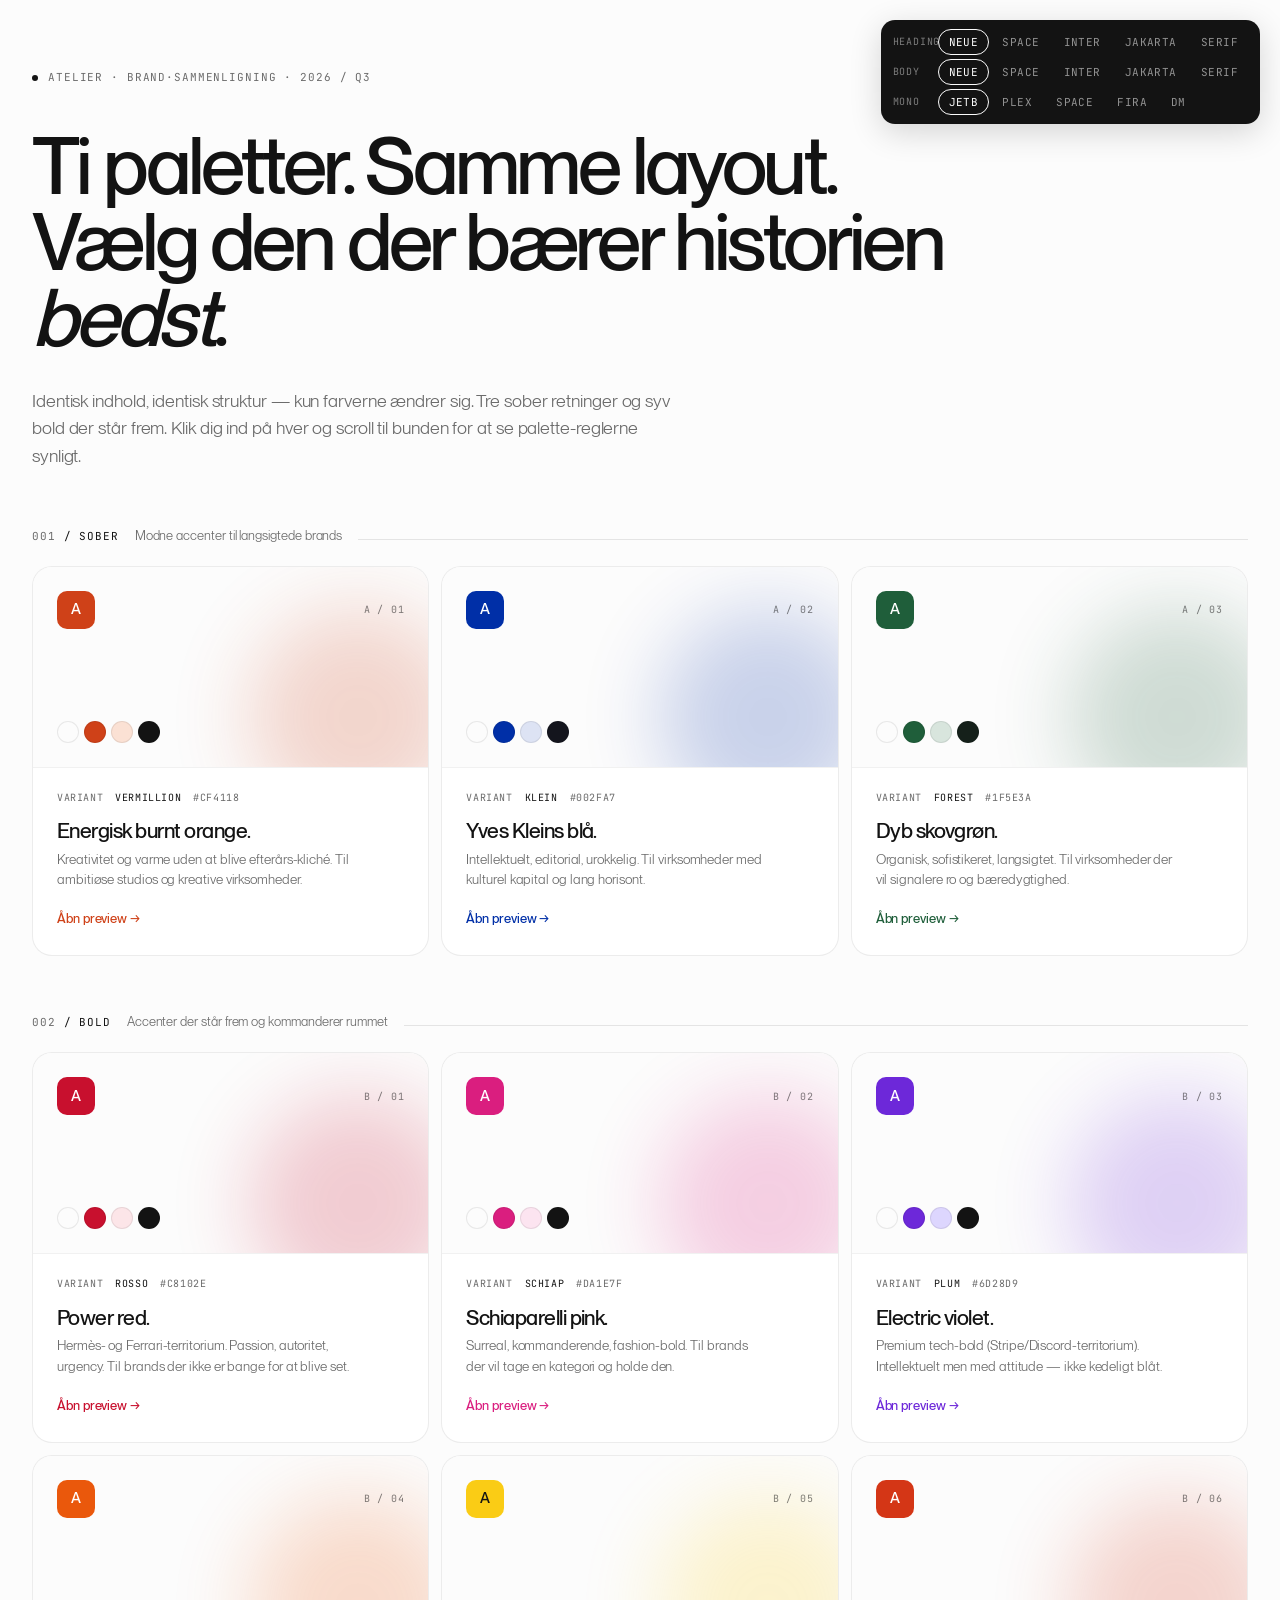
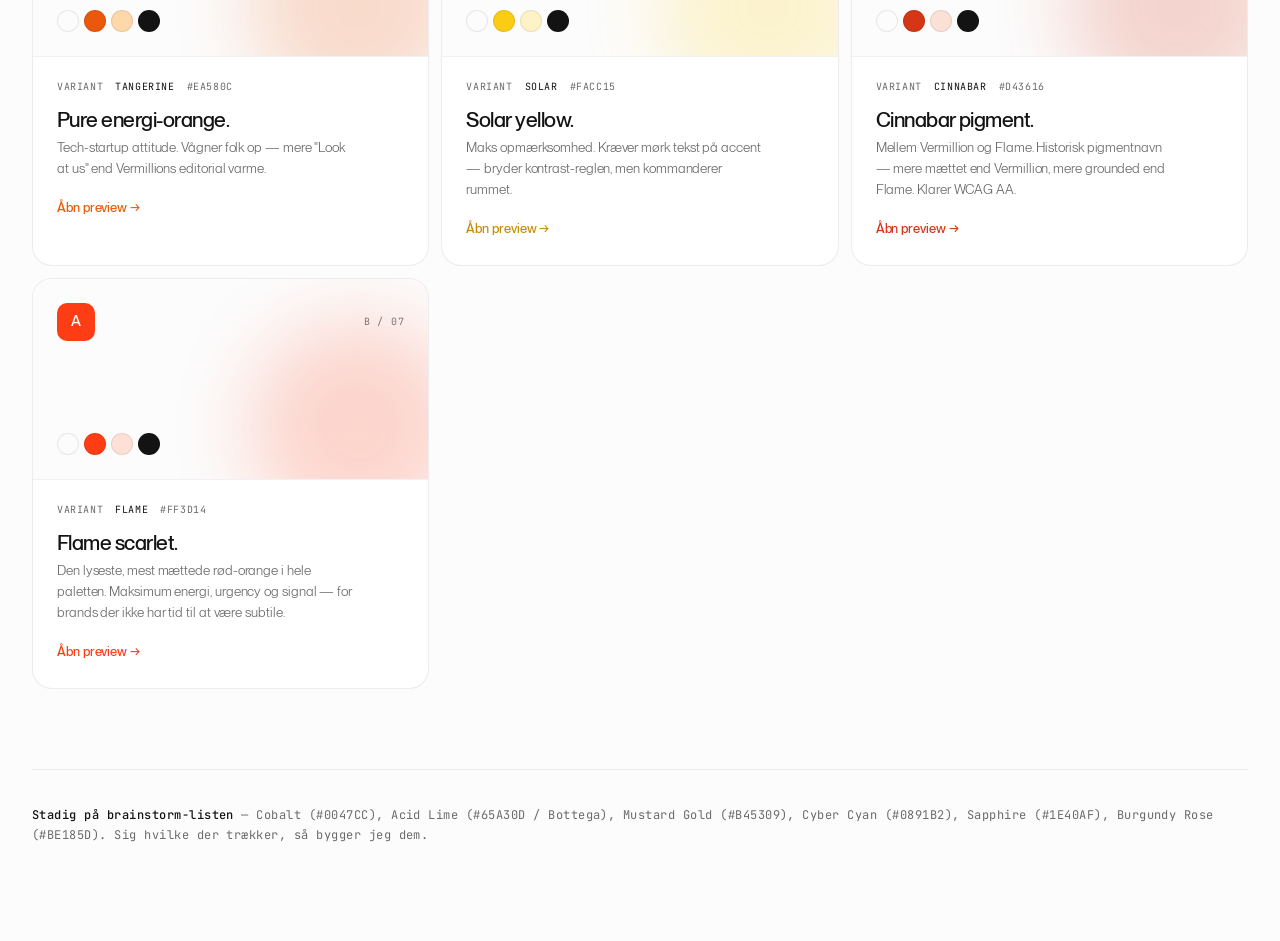
<file: index.html>
<!DOCTYPE html>
<html lang="da">
<head>
  <meta charset="UTF-8">
  <meta name="viewport" content="width=device-width, initial-scale=1.0">
  <title>Brand palette · 10 retninger</title>
  <style>
    @font-face {
      font-family: 'PP Neue Montreal';
      src: url('fonts/PPNeueMontreal-Book.woff2') format('woff2');
      font-weight: 400; font-style: normal; font-display: swap;
    }
    @font-face {
      font-family: 'PP Neue Montreal';
      src: url('fonts/PPNeueMontreal-Medium.woff2') format('woff2');
      font-weight: 500; font-style: normal; font-display: swap;
    }
    :root {
      --font-heading: 'PP Neue Montreal', -apple-system, system-ui, sans-serif;
      --font-body:    'PP Neue Montreal', -apple-system, system-ui, sans-serif;
      --font-mono:    var(--font-mono);
    }
    * { box-sizing: border-box; margin: 0; padding: 0; }
    body {
      background: #FCFCFC; color: #131313;
      font-family: var(--font-body);
      font-size: 16px; line-height: 1.55;
      letter-spacing: -0.005em;
      -webkit-font-smoothing: antialiased;
      font-feature-settings: 'ss01', 'ss02';
      padding: 64px 32px 96px;
      min-height: 100vh;
    }
    h1, h2, .group-header { font-family: var(--font-heading); }
    .container { max-width: 1320px; margin: 0 auto; }

    .meta {
      display: inline-flex; align-items: center; gap: 10px;
      font-family: var(--font-mono);
      font-size: 11px; letter-spacing: 0.08em; text-transform: uppercase;
      color: #6B6B6B; margin-bottom: 40px;
    }
    .meta-dot { width: 6px; height: 6px; border-radius: 50%; background: #131313; }

    h1 {
      font-size: clamp(2.4rem, 7vw, 5rem);
      font-weight: 500; letter-spacing: -0.045em; line-height: 0.95;
      margin-bottom: 32px; max-width: 1100px;
    }
    h1 em { font-style: italic; }

    .lede {
      font-size: clamp(1rem, 1.4vw, 1.2rem);
      color: #6B6B6B; max-width: 640px; margin-bottom: 56px;
      letter-spacing: -0.005em;
    }

    .group-header {
      display: flex; align-items: baseline; gap: 16px;
      font-family: var(--font-mono);
      font-size: 11px; letter-spacing: 0.08em; text-transform: uppercase;
      color: #131313; margin: 56px 0 20px;
    }
    .group-header::after {
      content: ''; flex: 1; height: 1px; background: rgba(19,19,19,0.10);
    }
    .group-header .num { color: #6B6B6B; }
    .group-header .desc { color: #6B6B6B; font-family: var(--font-body); text-transform: none; letter-spacing: -0.005em; font-size: 13px; }

    .grid {
      display: grid;
      grid-template-columns: repeat(auto-fit, minmax(310px, 1fr));
      gap: 12px;
    }
    .card {
      background: #FFFFFF;
      border: 1px solid rgba(19, 19, 19, 0.08);
      border-radius: 20px;
      overflow: hidden;
      text-decoration: none; color: inherit;
      transition: transform 0.25s, border-color 0.2s;
      display: block;
    }
    .card:hover { transform: translateY(-4px); }

    .preview {
      height: 200px; padding: 24px;
      display: flex; flex-direction: column; justify-content: space-between;
      position: relative; overflow: hidden;
      background: #FCFCFC;
    }
    .preview::after {
      content: ''; position: absolute;
      bottom: -60px; right: -40px;
      width: 220px; height: 220px; border-radius: 50%;
      opacity: 0.20; filter: blur(40px);
    }
    .preview-row { display: flex; align-items: center; justify-content: space-between; position: relative; z-index: 1; }
    .preview-mark {
      width: 38px; height: 38px; border-radius: 10px;
      display: flex; align-items: center; justify-content: center;
      color: white; font-size: 15px; font-weight: 500;
    }
    .preview-num {
      font-family: var(--font-mono);
      font-size: 10px; letter-spacing: 0.08em; text-transform: uppercase;
      color: rgba(0,0,0,0.5);
    }
    .preview-swatches { display: flex; gap: 5px; align-items: center; position: relative; z-index: 1; }
    .swatch { width: 22px; height: 22px; border-radius: 50%; border: 1px solid rgba(0,0,0,0.08); }

    .card-body { padding: 22px 24px 24px; border-top: 1px solid rgba(19,19,19,0.06); }
    .card h2 {
      font-size: 21px; font-weight: 500; letter-spacing: -0.025em;
      margin-bottom: 6px; line-height: 1.1;
    }
    .card p { font-size: 13.5px; color: #6B6B6B; line-height: 1.55; margin-bottom: 16px; max-width: 300px; }
    .card-meta {
      font-size: 10px; letter-spacing: 0.06em; text-transform: uppercase;
      font-family: var(--font-mono);
      color: #6B6B6B;
      display: flex; gap: 12px; align-items: center;
      margin-bottom: 14px;
    }
    .card-meta .name { color: #131313; }
    .card-cta {
      display: inline-flex; align-items: center; gap: 6px;
      font-size: 13px; font-weight: 500; transition: gap 0.15s;
    }
    .card:hover .card-cta { gap: 12px; }

    /* Sober palettes */
    .card-vermillion .preview-mark, .card-vermillion .preview::after { background: #CF4118; }
    .card-vermillion:hover { border-color: #CF4118; }
    .card-vermillion .card-cta { color: #CF4118; }

    .card-klein .preview-mark, .card-klein .preview::after { background: #002FA7; }
    .card-klein:hover { border-color: #002FA7; }
    .card-klein .card-cta { color: #002FA7; }

    .card-forest .preview-mark, .card-forest .preview::after { background: #1F5E3A; }
    .card-forest:hover { border-color: #1F5E3A; }
    .card-forest .card-cta { color: #1F5E3A; }

    /* Bold palettes */
    .card-rosso .preview-mark, .card-rosso .preview::after { background: #C8102E; }
    .card-rosso:hover { border-color: #C8102E; }
    .card-rosso .card-cta { color: #C8102E; }

    .card-schiap .preview-mark, .card-schiap .preview::after { background: #DA1E7F; }
    .card-schiap:hover { border-color: #DA1E7F; }
    .card-schiap .card-cta { color: #DA1E7F; }

    .card-plum .preview-mark, .card-plum .preview::after { background: #6D28D9; }
    .card-plum:hover { border-color: #6D28D9; }
    .card-plum .card-cta { color: #6D28D9; }

    .card-tangerine .preview-mark, .card-tangerine .preview::after { background: #EA580C; }
    .card-tangerine:hover { border-color: #EA580C; }
    .card-tangerine .card-cta { color: #EA580C; }

    .card-solar .preview-mark { background: #FACC15; color: #131313; }
    .card-solar .preview::after { background: #FACC15; }
    .card-solar:hover { border-color: #FACC15; }
    .card-solar .card-cta { color: #CA8A04; }

    .card-flame .preview-mark, .card-flame .preview::after { background: #FF3D14; }
    .card-flame:hover { border-color: #FF3D14; }
    .card-flame .card-cta { color: #FF3D14; }

    .card-cinnabar .preview-mark, .card-cinnabar .preview::after { background: #D43616; }
    .card-cinnabar:hover { border-color: #D43616; }
    .card-cinnabar .card-cta { color: #D43616; }

    footer {
      margin-top: 80px;
      padding-top: 36px;
      border-top: 1px solid rgba(19,19,19,0.08);
      font-family: var(--font-mono);
      font-size: 12px; letter-spacing: 0.04em; color: #6B6B6B;
      line-height: 1.65;
    }
    footer strong { color: #131313; font-weight: 500; }

    @media (max-width: 720px) {
      body { padding: 40px 20px 64px; }
    }
  </style>
</head>
<body>
  <div class="container">
    <div class="meta">
      <span class="meta-dot"></span>
      <span>Atelier · brand·sammenligning · 2026 / Q3</span>
    </div>

    <h1>Ti paletter. Samme layout.<br>Vælg den der bærer historien <em>bedst</em>.</h1>

    <p class="lede">Identisk indhold, identisk struktur — kun farverne ændrer sig. Tre sober retninger og syv bold der står frem. Klik dig ind på hver og scroll til bunden for at se palette-reglerne synligt.</p>

    <div class="group-header">
      <span><span class="num">001</span> / Sober</span>
      <span class="desc">Modne accenter til langsigtede brands</span>
    </div>

    <div class="grid">

      <a class="card card-vermillion" href="preview-vermillion.html">
        <div class="preview">
          <div class="preview-row">
            <div class="preview-mark">A</div>
            <div class="preview-num">A / 01</div>
          </div>
          <div class="preview-swatches">
            <div class="swatch" style="background: #FCFCFC;"></div>
            <div class="swatch" style="background: #CF4118;"></div>
            <div class="swatch" style="background: #FBE1D4;"></div>
            <div class="swatch" style="background: #131313;"></div>
          </div>
        </div>
        <div class="card-body">
          <div class="card-meta"><span>Variant</span><span class="name">Vermillion</span><span>#CF4118</span></div>
          <h2>Energisk burnt orange.</h2>
          <p>Kreativitet og varme uden at blive efterårs-kliché. Til ambitiøse studios og kreative virksomheder.</p>
          <span class="card-cta">Åbn preview →</span>
        </div>
      </a>

      <a class="card card-klein" href="preview-klein.html">
        <div class="preview">
          <div class="preview-row">
            <div class="preview-mark">A</div>
            <div class="preview-num">A / 02</div>
          </div>
          <div class="preview-swatches">
            <div class="swatch" style="background: #FCFCFC;"></div>
            <div class="swatch" style="background: #002FA7;"></div>
            <div class="swatch" style="background: #DDE3F4;"></div>
            <div class="swatch" style="background: #14151D;"></div>
          </div>
        </div>
        <div class="card-body">
          <div class="card-meta"><span>Variant</span><span class="name">Klein</span><span>#002FA7</span></div>
          <h2>Yves Kleins blå.</h2>
          <p>Intellektuelt, editorial, urokkelig. Til virksomheder med kulturel kapital og lang horisont.</p>
          <span class="card-cta">Åbn preview →</span>
        </div>
      </a>

      <a class="card card-forest" href="preview-forest.html">
        <div class="preview">
          <div class="preview-row">
            <div class="preview-mark">A</div>
            <div class="preview-num">A / 03</div>
          </div>
          <div class="preview-swatches">
            <div class="swatch" style="background: #FCFCFC;"></div>
            <div class="swatch" style="background: #1F5E3A;"></div>
            <div class="swatch" style="background: #D8E5DD;"></div>
            <div class="swatch" style="background: #15201A;"></div>
          </div>
        </div>
        <div class="card-body">
          <div class="card-meta"><span>Variant</span><span class="name">Forest</span><span>#1F5E3A</span></div>
          <h2>Dyb skovgrøn.</h2>
          <p>Organisk, sofistikeret, langsigtet. Til virksomheder der vil signalere ro og bæredygtighed.</p>
          <span class="card-cta">Åbn preview →</span>
        </div>
      </a>

    </div>

    <div class="group-header">
      <span><span class="num">002</span> / Bold</span>
      <span class="desc">Accenter der står frem og kommanderer rummet</span>
    </div>

    <div class="grid">

      <a class="card card-rosso" href="preview-rosso.html">
        <div class="preview">
          <div class="preview-row">
            <div class="preview-mark">A</div>
            <div class="preview-num">B / 01</div>
          </div>
          <div class="preview-swatches">
            <div class="swatch" style="background: #FCFCFC;"></div>
            <div class="swatch" style="background: #C8102E;"></div>
            <div class="swatch" style="background: #FCE5E8;"></div>
            <div class="swatch" style="background: #131313;"></div>
          </div>
        </div>
        <div class="card-body">
          <div class="card-meta"><span>Variant</span><span class="name">Rosso</span><span>#C8102E</span></div>
          <h2>Power red.</h2>
          <p>Hermès- og Ferrari-territorium. Passion, autoritet, urgency. Til brands der ikke er bange for at blive set.</p>
          <span class="card-cta">Åbn preview →</span>
        </div>
      </a>

      <a class="card card-schiap" href="preview-schiap.html">
        <div class="preview">
          <div class="preview-row">
            <div class="preview-mark">A</div>
            <div class="preview-num">B / 02</div>
          </div>
          <div class="preview-swatches">
            <div class="swatch" style="background: #FCFCFC;"></div>
            <div class="swatch" style="background: #DA1E7F;"></div>
            <div class="swatch" style="background: #FCE4F0;"></div>
            <div class="swatch" style="background: #131313;"></div>
          </div>
        </div>
        <div class="card-body">
          <div class="card-meta"><span>Variant</span><span class="name">Schiap</span><span>#DA1E7F</span></div>
          <h2>Schiaparelli pink.</h2>
          <p>Surreal, kommanderende, fashion-bold. Til brands der vil tage en kategori og holde den.</p>
          <span class="card-cta">Åbn preview →</span>
        </div>
      </a>

      <a class="card card-plum" href="preview-plum.html">
        <div class="preview">
          <div class="preview-row">
            <div class="preview-mark">A</div>
            <div class="preview-num">B / 03</div>
          </div>
          <div class="preview-swatches">
            <div class="swatch" style="background: #FCFCFC;"></div>
            <div class="swatch" style="background: #6D28D9;"></div>
            <div class="swatch" style="background: #DDD6FE;"></div>
            <div class="swatch" style="background: #131313;"></div>
          </div>
        </div>
        <div class="card-body">
          <div class="card-meta"><span>Variant</span><span class="name">Plum</span><span>#6D28D9</span></div>
          <h2>Electric violet.</h2>
          <p>Premium tech-bold (Stripe/Discord-territorium). Intellektuelt men med attitude — ikke kedeligt blåt.</p>
          <span class="card-cta">Åbn preview →</span>
        </div>
      </a>

      <a class="card card-tangerine" href="preview-tangerine.html">
        <div class="preview">
          <div class="preview-row">
            <div class="preview-mark">A</div>
            <div class="preview-num">B / 04</div>
          </div>
          <div class="preview-swatches">
            <div class="swatch" style="background: #FCFCFC;"></div>
            <div class="swatch" style="background: #EA580C;"></div>
            <div class="swatch" style="background: #FED7AA;"></div>
            <div class="swatch" style="background: #131313;"></div>
          </div>
        </div>
        <div class="card-body">
          <div class="card-meta"><span>Variant</span><span class="name">Tangerine</span><span>#EA580C</span></div>
          <h2>Pure energi-orange.</h2>
          <p>Tech-startup attitude. Vågner folk op — mere "Look at us" end Vermillions editorial varme.</p>
          <span class="card-cta">Åbn preview →</span>
        </div>
      </a>

      <a class="card card-solar" href="preview-solar.html">
        <div class="preview">
          <div class="preview-row">
            <div class="preview-mark">A</div>
            <div class="preview-num">B / 05</div>
          </div>
          <div class="preview-swatches">
            <div class="swatch" style="background: #FCFCFC;"></div>
            <div class="swatch" style="background: #FACC15;"></div>
            <div class="swatch" style="background: #FEF3C7;"></div>
            <div class="swatch" style="background: #131313;"></div>
          </div>
        </div>
        <div class="card-body">
          <div class="card-meta"><span>Variant</span><span class="name">Solar</span><span>#FACC15</span></div>
          <h2>Solar yellow.</h2>
          <p>Maks opmærksomhed. Kræver mørk tekst på accent — bryder kontrast-reglen, men kommanderer rummet.</p>
          <span class="card-cta">Åbn preview →</span>
        </div>
      </a>

      <a class="card card-cinnabar" href="preview-cinnabar.html">
        <div class="preview">
          <div class="preview-row">
            <div class="preview-mark">A</div>
            <div class="preview-num">B / 06</div>
          </div>
          <div class="preview-swatches">
            <div class="swatch" style="background: #FCFCFC;"></div>
            <div class="swatch" style="background: #D43616;"></div>
            <div class="swatch" style="background: #FBE0D6;"></div>
            <div class="swatch" style="background: #131313;"></div>
          </div>
        </div>
        <div class="card-body">
          <div class="card-meta"><span>Variant</span><span class="name">Cinnabar</span><span>#D43616</span></div>
          <h2>Cinnabar pigment.</h2>
          <p>Mellem Vermillion og Flame. Historisk pigmentnavn — mere mættet end Vermillion, mere grounded end Flame. Klarer WCAG AA.</p>
          <span class="card-cta">Åbn preview →</span>
        </div>
      </a>

      <a class="card card-flame" href="preview-flame.html">
        <div class="preview">
          <div class="preview-row">
            <div class="preview-mark">A</div>
            <div class="preview-num">B / 07</div>
          </div>
          <div class="preview-swatches">
            <div class="swatch" style="background: #FCFCFC;"></div>
            <div class="swatch" style="background: #FF3D14;"></div>
            <div class="swatch" style="background: #FFE0D6;"></div>
            <div class="swatch" style="background: #131313;"></div>
          </div>
        </div>
        <div class="card-body">
          <div class="card-meta"><span>Variant</span><span class="name">Flame</span><span>#FF3D14</span></div>
          <h2>Flame scarlet.</h2>
          <p>Den lyseste, mest mættede rød-orange i hele paletten. Maksimum energi, urgency og signal — for brands der ikke har tid til at være subtile.</p>
          <span class="card-cta">Åbn preview →</span>
        </div>
      </a>

    </div>

    <footer>
      <strong>Stadig på brainstorm-listen</strong> — Cobalt (#0047CC), Acid Lime (#65A30D / Bottega), Mustard Gold (#B45309), Cyber Cyan (#0891B2), Sapphire (#1E40AF), Burgundy Rose (#BE185D). Sig hvilke der trækker, så bygger jeg dem.
    </footer>
  </div>

  <style>
    /* Font switcher styling — kopi af preview-stilen så index også har den */
    .font-switcher {
      position: fixed; top: 20px; right: 20px; z-index: 100;
      background: #131313; color: #FCFCFC;
      padding: 10px 12px; border-radius: 14px;
      box-shadow: 0 8px 32px rgba(0,0,0,0.16);
      font-family: var(--font-mono); font-size: 11px;
      display: flex; flex-direction: column; gap: 6px;
      max-width: calc(100vw - 40px);
    }
    .font-switcher-row { display: flex; align-items: center; gap: 4px; flex-wrap: nowrap; }
    .font-switcher-label {
      font-size: 10px; letter-spacing: 0.08em; text-transform: uppercase;
      color: rgba(252,252,252,0.45); width: 42px; flex-shrink: 0;
    }
    .font-switcher-pill {
      font-family: inherit; font-size: 11px;
      letter-spacing: 0.04em; text-transform: uppercase;
      padding: 5px 10px; border-radius: 999px;
      color: rgba(252,252,252,0.55);
      background: transparent; border: none; cursor: pointer;
      white-space: nowrap; transition: color 0.15s, background 0.15s;
    }
    .font-switcher-pill:hover:not(.active) { color: #FCFCFC; }
    .font-switcher-pill.active { background: #131313; color: #FFFFFF; outline: 1px solid #FCFCFC; }
    @media (max-width: 980px) {
      .font-switcher { top: 12px; right: 12px; padding: 8px 10px; }
      .font-switcher-pill { padding: 4px 8px; font-size: 10px; }
    }
  </style>
  <script src="script.js"></script>
</body>
</html>
</file>
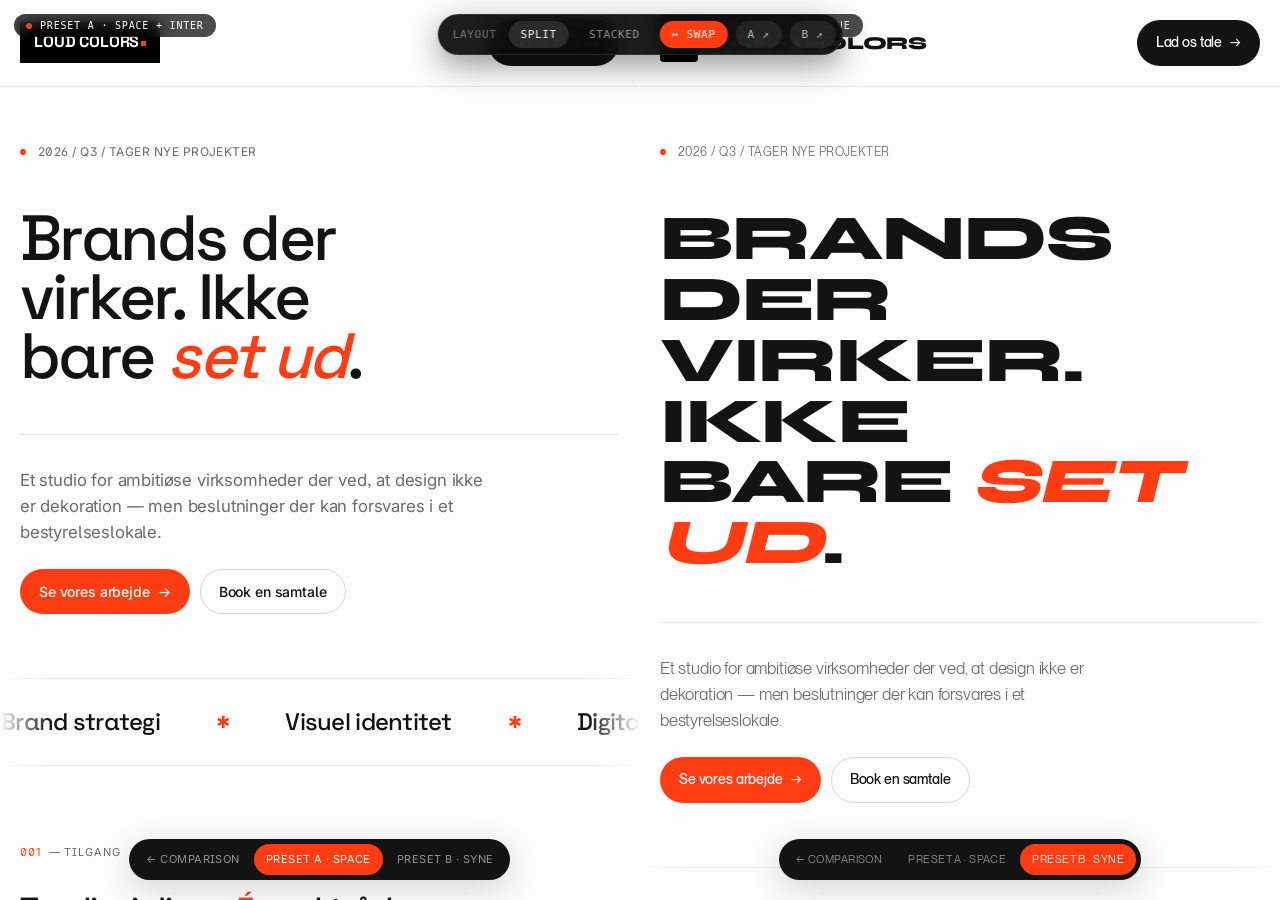
<file: compare-loud.html>
<!DOCTYPE html>
<html lang="da">
<head>
  <meta charset="UTF-8">
  <meta name="viewport" content="width=device-width, initial-scale=1.0">
  <title>Loud Colors · Brand presets comparison</title>
  <style>
    * { box-sizing: border-box; margin: 0; padding: 0; }
    html, body { height: 100%; }
    body {
      background: #0A0A0A; color: #FCFCFC;
      font-family: ui-monospace, monospace;
      overflow: hidden;
    }

    /* Toolbar */
    .toolbar {
      position: fixed; top: 14px; left: 50%; transform: translateX(-50%);
      z-index: 1000;
      background: rgba(10, 10, 10, 0.92);
      backdrop-filter: blur(14px);
      border: 1px solid rgba(255, 255, 255, 0.1);
      padding: 6px 6px 6px 14px; border-radius: 999px;
      display: flex; align-items: center; gap: 8px;
      font-size: 11px; letter-spacing: 0.06em; text-transform: uppercase;
      color: rgba(255, 255, 255, 0.55);
      box-shadow: 0 10px 30px rgba(0,0,0,0.4);
    }
    .toolbar-label { color: rgba(255, 255, 255, 0.4); margin-right: 4px; }
    .toolbar button {
      background: transparent; border: none;
      color: rgba(255, 255, 255, 0.55);
      font-family: inherit; font-size: 11px;
      letter-spacing: 0.06em; text-transform: uppercase;
      padding: 7px 12px; border-radius: 999px;
      cursor: pointer; transition: background 0.15s, color 0.15s;
    }
    .toolbar button:hover { color: #FCFCFC; }
    .toolbar button.active { background: rgba(255, 255, 255, 0.12); color: #FCFCFC; }
    .toolbar .swap {
      background: #FF3D14; color: #fff;
    }
    .toolbar .swap:hover { background: #D62E0B; color: #fff; }
    .toolbar .open-full {
      background: rgba(255, 255, 255, 0.08);
      padding: 7px 12px; border-radius: 999px;
      text-decoration: none; color: rgba(255,255,255,0.7);
      font-size: 11px; letter-spacing: 0.06em; text-transform: uppercase;
      transition: background 0.15s, color 0.15s;
    }
    .toolbar .open-full:hover { background: rgba(255,255,255,0.16); color: #fff; }

    /* Frame layout */
    .compare {
      display: grid; grid-template-columns: 1fr 1fr;
      height: 100vh; gap: 0;
    }
    .compare.stacked { grid-template-columns: 1fr; grid-template-rows: 1fr 1fr; }

    .frame-wrap {
      position: relative;
      overflow: hidden;
      background: #FCFCFC;
      border-right: 1px solid rgba(255,255,255,0.08);
    }
    .frame-wrap:last-child { border-right: none; }
    .compare.stacked .frame-wrap { border-right: none; border-bottom: 1px solid rgba(255,255,255,0.08); }
    .compare.stacked .frame-wrap:last-child { border-bottom: none; }

    .frame-label {
      position: absolute; top: 14px; left: 14px; z-index: 5;
      background: rgba(0, 0, 0, 0.7); color: #fff;
      padding: 6px 12px; border-radius: 999px;
      font-size: 10px; letter-spacing: 0.08em; text-transform: uppercase;
      backdrop-filter: blur(8px);
      display: inline-flex; align-items: center; gap: 8px;
      pointer-events: none;
    }
    .frame-label-dot { width: 6px; height: 6px; border-radius: 50%; background: #FF3D14; }

    iframe {
      width: 100%; height: 100%; border: 0;
      display: block;
      background: #FCFCFC;
    }

    /* Mobile */
    @media (max-width: 980px) {
      body { overflow: auto; }
      .compare { grid-template-columns: 1fr; height: auto; }
      .frame-wrap { height: 100vh; }
      .compare.stacked .frame-wrap { height: 100vh; }
    }
  </style>
</head>
<body>

  <div class="toolbar">
    <span class="toolbar-label">Layout</span>
    <button id="view-split" class="active">Split</button>
    <button id="view-stacked">Stacked</button>
    <button class="swap" id="swap">↔ Swap</button>
    <a class="open-full" id="open-a" href="preview-loud-space.html" target="_blank">A ↗</a>
    <a class="open-full" id="open-b" href="preview-loud-syne.html" target="_blank">B ↗</a>
  </div>

  <div class="compare" id="compare">
    <div class="frame-wrap" id="wrap-a">
      <div class="frame-label"><span class="frame-label-dot"></span>Preset A · Space + Inter</div>
      <iframe src="preview-loud-space.html" title="Preset A — Space + Inter"></iframe>
    </div>
    <div class="frame-wrap" id="wrap-b">
      <div class="frame-label"><span class="frame-label-dot"></span>Preset B · Syne + PP Neue</div>
      <iframe src="preview-loud-syne.html" title="Preset B — Syne + PP Neue"></iframe>
    </div>
  </div>

  <script>
    const compare = document.getElementById('compare');
    const wrapA = document.getElementById('wrap-a');
    const wrapB = document.getElementById('wrap-b');
    const btnSplit = document.getElementById('view-split');
    const btnStacked = document.getElementById('view-stacked');
    const btnSwap = document.getElementById('swap');

    btnSplit.addEventListener('click', () => {
      compare.classList.remove('stacked');
      btnSplit.classList.add('active');
      btnStacked.classList.remove('active');
    });
    btnStacked.addEventListener('click', () => {
      compare.classList.add('stacked');
      btnStacked.classList.add('active');
      btnSplit.classList.remove('active');
    });
    btnSwap.addEventListener('click', () => {
      if (wrapA.nextElementSibling === wrapB) {
        compare.insertBefore(wrapB, wrapA);
      } else {
        compare.insertBefore(wrapA, wrapB);
      }
    });
  </script>

</body>
</html>
</file>
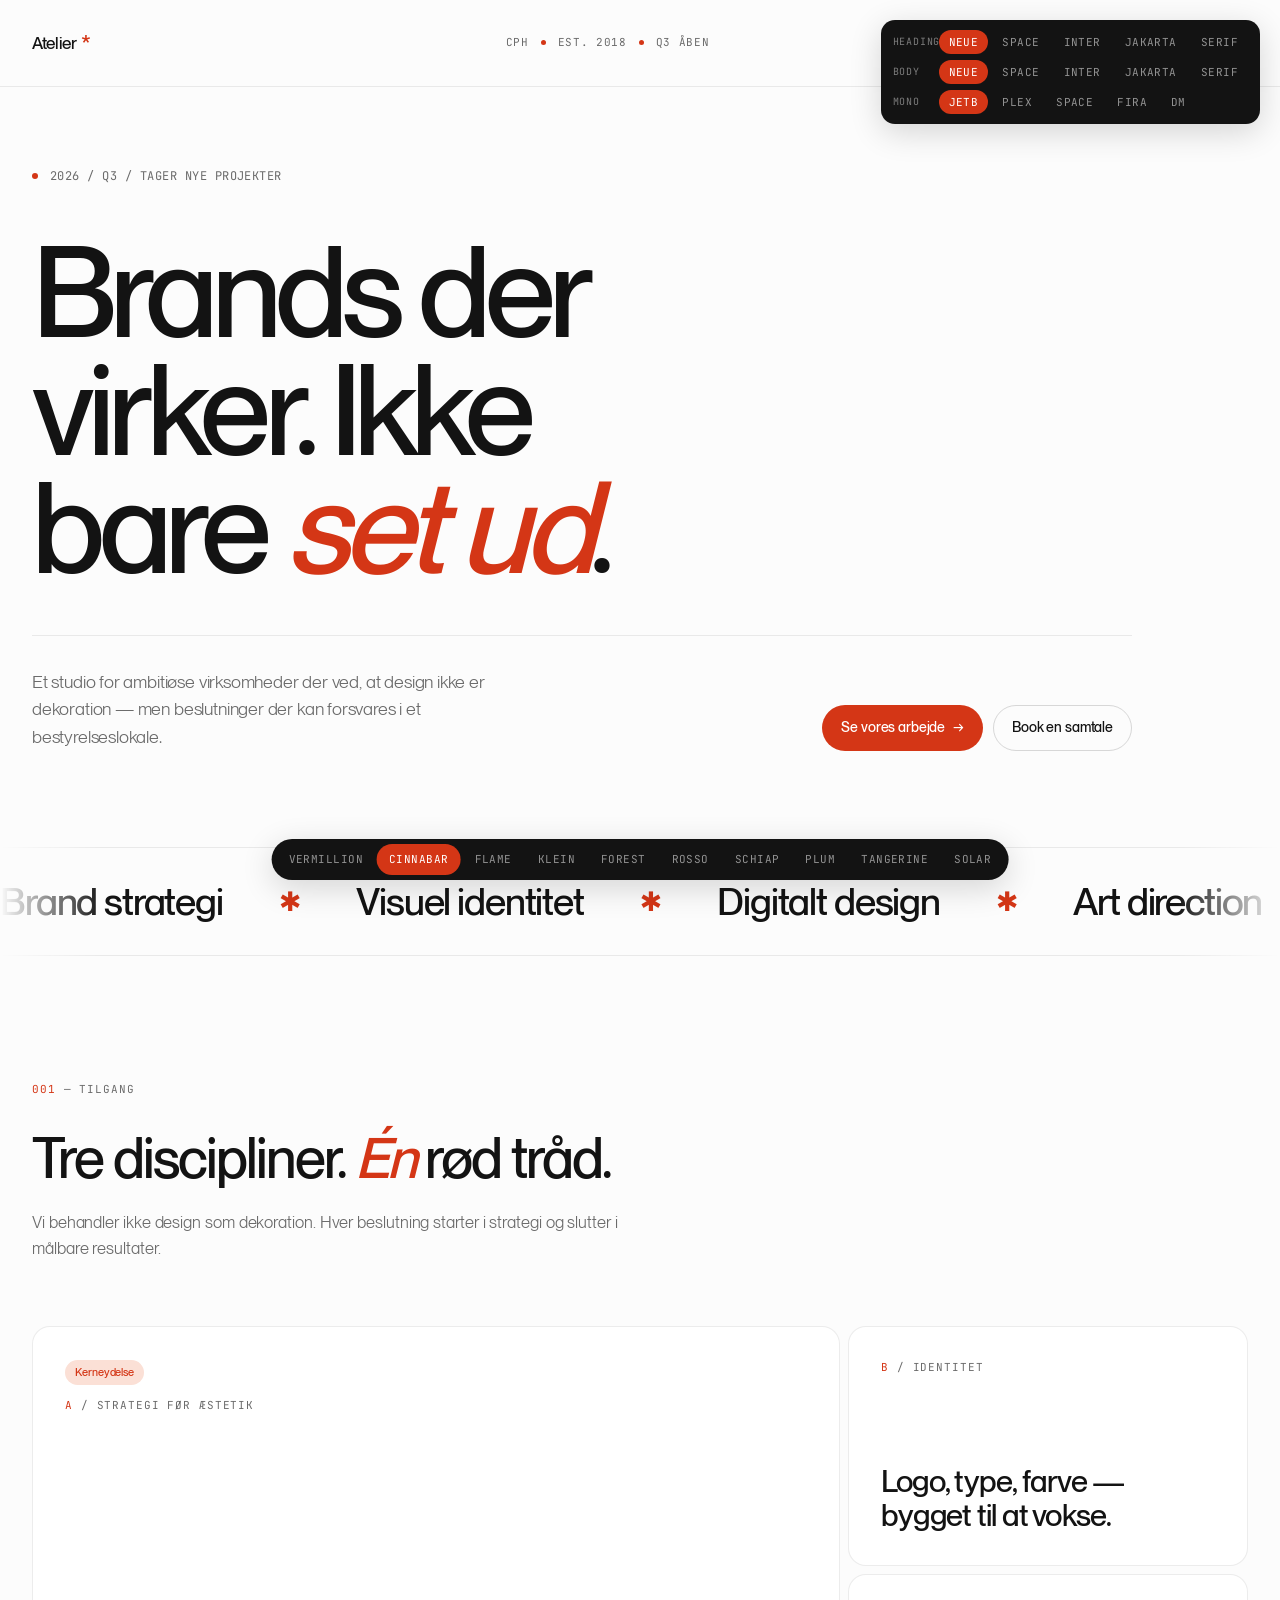
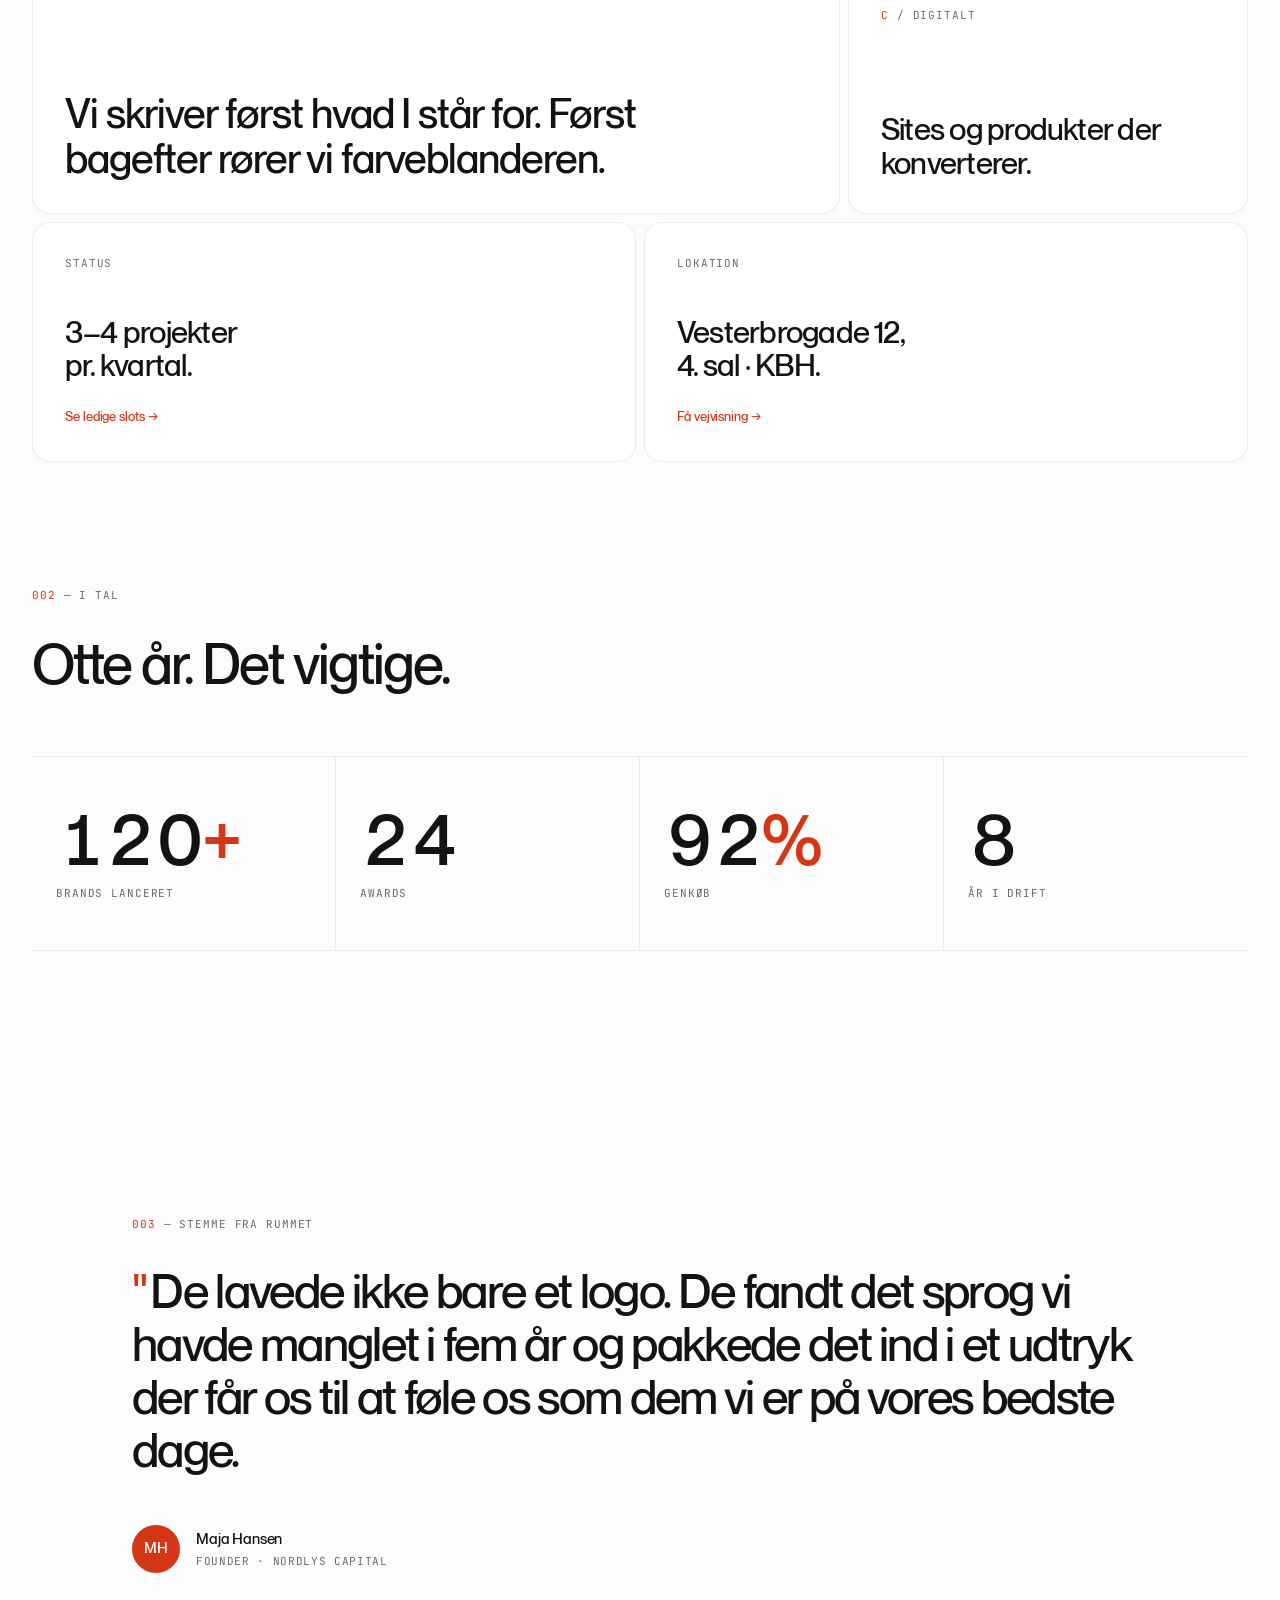
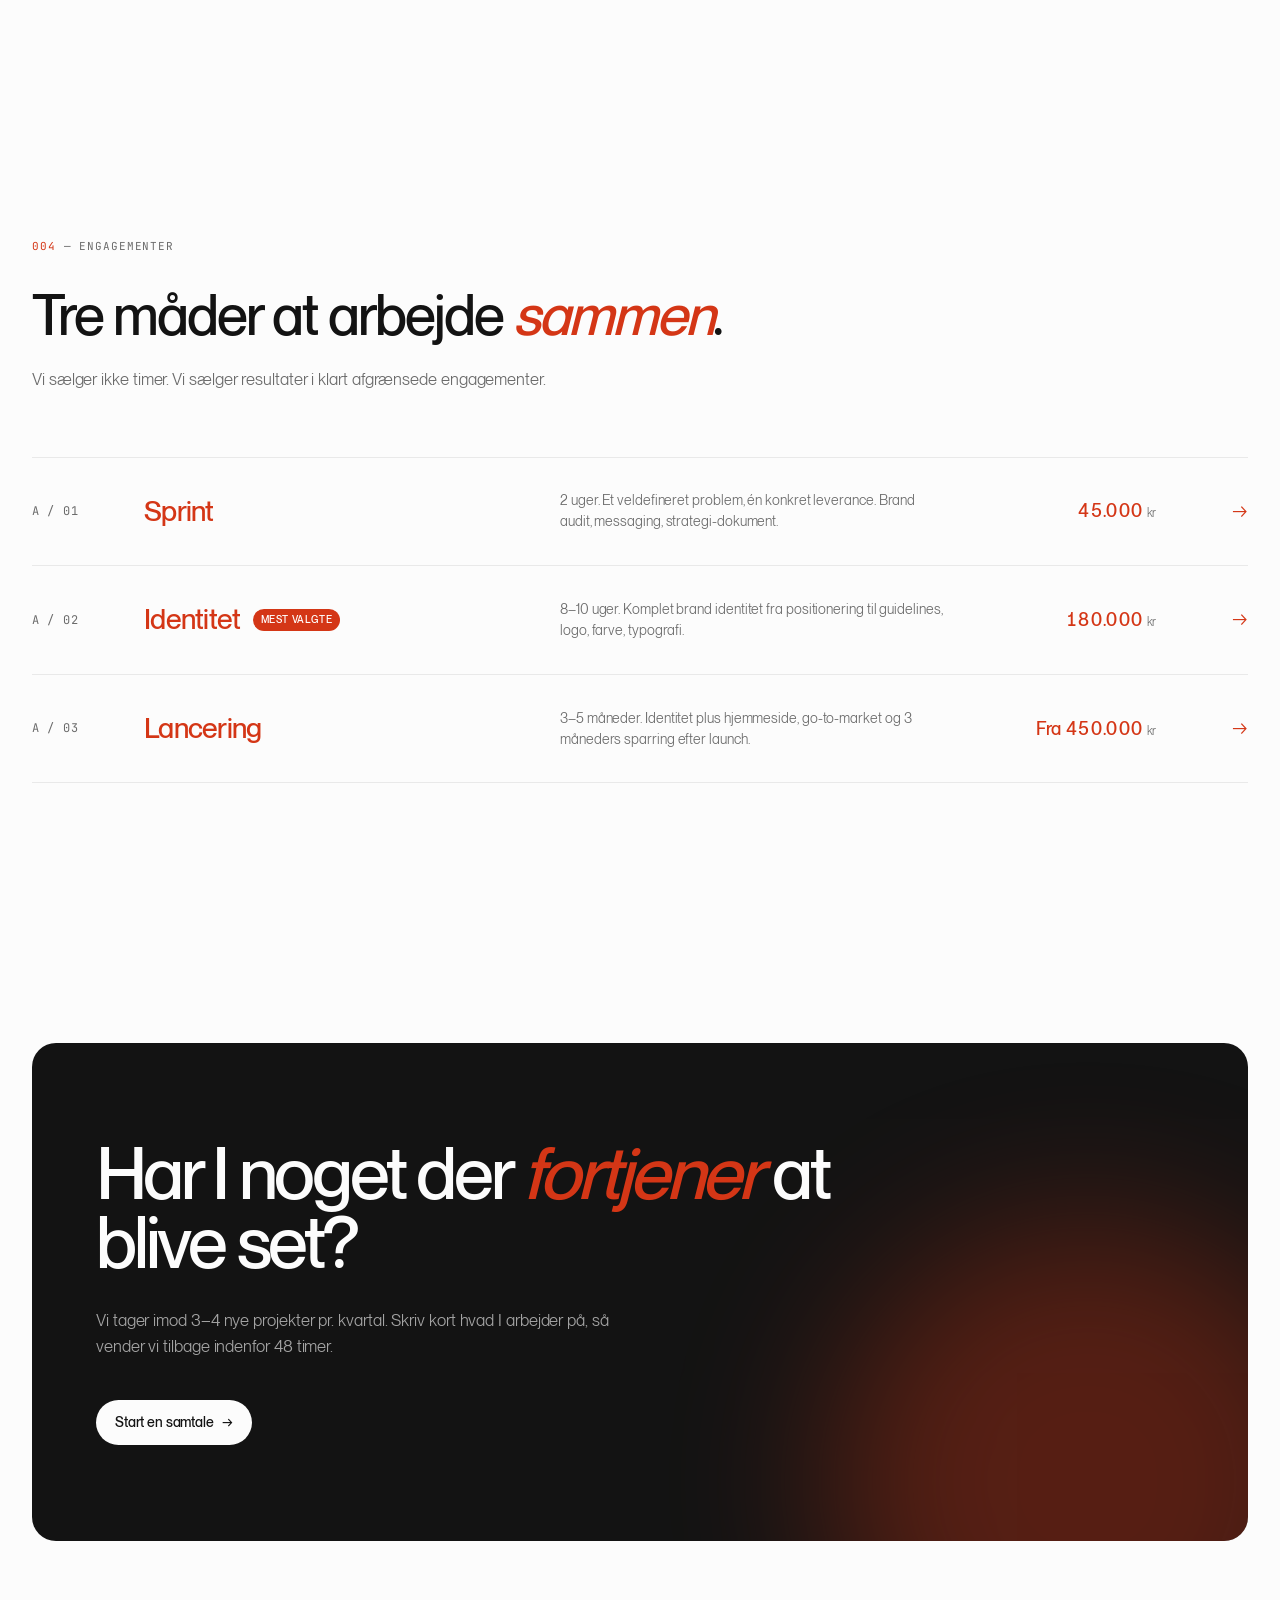
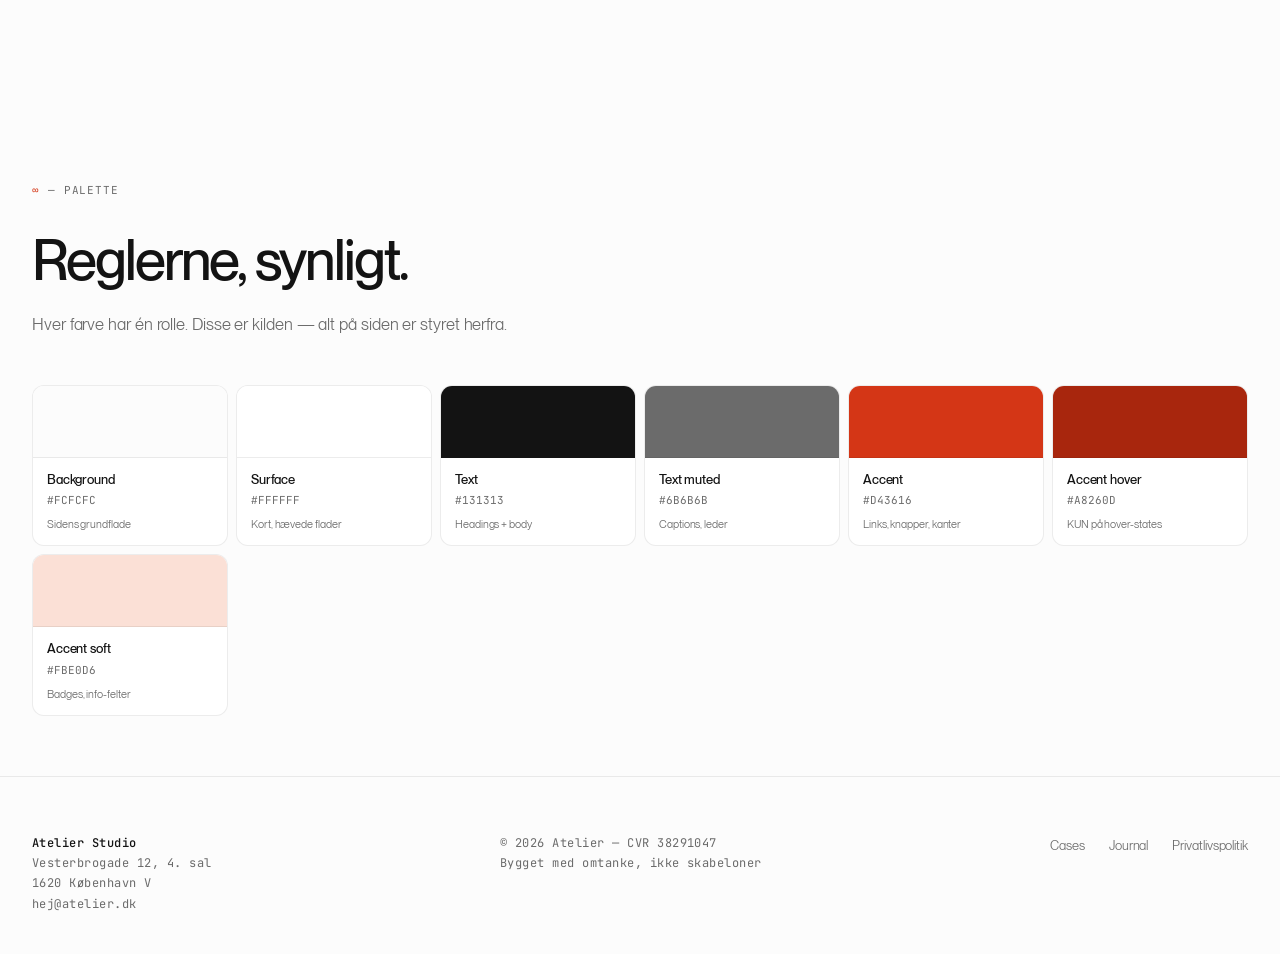
<file: preview-cinnabar.html>
<!DOCTYPE html>
<html lang="da">
<head>
  <meta charset="UTF-8">
  <meta name="viewport" content="width=device-width, initial-scale=1.0">
  <title>Atelier · Cinnabar</title>
  <link rel="stylesheet" href="styles.css">
  <style>
    /* PALETTE — Cinnabar */
    :root {
      --bg:            #FCFCFC;
      --surface:       #FFFFFF;
      --text:          #131313;
      --text-muted:    #6B6B6B;
      --accent:        #D43616;
      --accent-hover:  #A8260D;
      --accent-soft:   #FBE0D6;
      --border:        rgba(19, 19, 19, 0.08);
      --border-strong: rgba(19, 19, 19, 0.16);
    }
  </style>
</head>
<body>

  <nav>
    <div class="container nav-inner">
      <a href="#" class="logo">Atelier<span class="asterisk">*</span></a>
      <div class="nav-meta">
        <span>CPH</span>
        <span class="nav-meta-dot"></span>
        <span>EST. 2018</span>
        <span class="nav-meta-dot"></span>
        <span>Q3 åben</span>
      </div>
      <a href="#kontakt" class="btn btn-primary">Lad os tale <span class="arrow">→</span></a>
    </div>
  </nav>

  <header class="hero">
    <div class="container">
      <div class="hero-meta">
        <span class="hero-meta-dot"></span>
        <span>2026 / Q3 / Tager nye projekter</span>
      </div>
      <h1>Brands der<br>virker. Ikke<br>bare <em>set ud</em>.</h1>
      <div class="hero-bottom">
        <p class="hero-lede">Et studio for ambitiøse virksomheder der ved, at design ikke er dekoration — men beslutninger der kan forsvares i et bestyrelseslokale.</p>
        <div class="hero-actions">
          <a href="#tilgang" class="btn btn-accent">Se vores arbejde <span class="arrow">→</span></a>
          <a href="#kontakt" class="btn btn-secondary">Book en samtale</a>
        </div>
      </div>
    </div>
  </header>

  <div class="marquee">
    <div class="marquee-track">
      <span>Brand strategi</span><span class="ast">✱</span>
      <span>Visuel identitet</span><span class="ast">✱</span>
      <span>Digitalt design</span><span class="ast">✱</span>
      <span>Art direction</span><span class="ast">✱</span>
      <span>Editorial design</span><span class="ast">✱</span>
      <span>Type design</span><span class="ast">✱</span>
      <span>Brand strategi</span><span class="ast">✱</span>
      <span>Visuel identitet</span><span class="ast">✱</span>
      <span>Digitalt design</span><span class="ast">✱</span>
      <span>Art direction</span><span class="ast">✱</span>
      <span>Editorial design</span><span class="ast">✱</span>
      <span>Type design</span><span class="ast">✱</span>
    </div>
  </div>

  <section id="tilgang">
    <div class="container">
      <div class="section-meta"><span class="section-meta-num">001</span> — Tilgang</div>
      <h2 class="section-title">Tre discipliner. <em>Én</em> rød tråd.</h2>
      <p class="section-intro">Vi behandler ikke design som dekoration. Hver beslutning starter i strategi og slutter i målbare resultater.</p>

      <div class="bento">
        <div class="cell cell-1">
          <div>
            <div class="cell-tag">Kerneydelse</div>
            <div class="cell-label"><span class="num">A</span> / Strategi før æstetik</div>
          </div>
          <h3>Vi skriver først hvad I står for. Først bagefter rører vi farveblanderen.</h3>
        </div>

        <div class="cell cell-2">
          <div class="cell-label"><span class="num">B</span> / Identitet</div>
          <h3>Logo, type, farve — bygget til at vokse.</h3>
        </div>

        <div class="cell cell-3">
          <div class="cell-label"><span class="num">C</span> / Digitalt</div>
          <h3>Sites og produkter der konverterer.</h3>
        </div>

        <div class="cell cell-4">
          <div class="cell-label">Status</div>
          <div>
            <h3>3–4 projekter<br>pr. kvartal.</h3>
            <a href="#" class="cell-link">Se ledige slots →</a>
          </div>
        </div>

        <div class="cell cell-5">
          <div class="cell-label">Lokation</div>
          <div>
            <h3>Vesterbrogade 12,<br>4. sal · KBH.</h3>
            <a href="#" class="cell-link">Få vejvisning →</a>
          </div>
        </div>
      </div>
    </div>
  </section>

  <section style="padding-top: 0;">
    <div class="container">
      <div class="section-meta"><span class="section-meta-num">002</span> — I tal</div>
      <h2 class="section-title">Otte år. Det vigtige.</h2>

      <div class="numbers-band">
        <div class="number">
          <div class="number-value">120<em>+</em></div>
          <div class="number-label">Brands lanceret</div>
        </div>
        <div class="number">
          <div class="number-value">24</div>
          <div class="number-label">Awards</div>
        </div>
        <div class="number">
          <div class="number-value">92<em>%</em></div>
          <div class="number-label">Genkøb</div>
        </div>
        <div class="number">
          <div class="number-value">8</div>
          <div class="number-label">År i drift</div>
        </div>
      </div>
    </div>
  </section>

  <section class="quote-section">
    <div class="container-narrow">
      <div class="section-meta"><span class="section-meta-num">003</span> — Stemme fra rummet</div>
      <p class="quote-text">De lavede ikke bare et logo. De fandt det sprog vi havde manglet i fem år og pakkede det ind i et udtryk der får os til at føle os som dem vi er på vores bedste dage.</p>
      <div class="quote-author">
        <div class="quote-avatar">MH</div>
        <div>
          <div class="quote-name">Maja Hansen</div>
          <div class="quote-role">Founder · Nordlys Capital</div>
        </div>
      </div>
    </div>
  </section>

  <section id="engagementer">
    <div class="container">
      <div class="section-meta"><span class="section-meta-num">004</span> — Engagementer</div>
      <h2 class="section-title">Tre måder at arbejde <em>sammen</em>.</h2>
      <p class="section-intro">Vi sælger ikke timer. Vi sælger resultater i klart afgrænsede engagementer.</p>

      <div class="engagements">
        <a href="#" class="engagement">
          <div class="engagement-num">A / 01</div>
          <div class="engagement-name">Sprint</div>
          <div class="engagement-desc">2 uger. Et veldefineret problem, én konkret leverance. Brand audit, messaging, strategi-dokument.</div>
          <div class="engagement-price">45.000 <em>kr</em></div>
          <div class="engagement-arrow">→</div>
        </a>
        <a href="#" class="engagement engagement-featured">
          <div class="engagement-num">A / 02</div>
          <div class="engagement-name">Identitet</div>
          <div class="engagement-desc">8–10 uger. Komplet brand identitet fra positionering til guidelines, logo, farve, typografi.</div>
          <div class="engagement-price">180.000 <em>kr</em></div>
          <div class="engagement-arrow">→</div>
        </a>
        <a href="#" class="engagement">
          <div class="engagement-num">A / 03</div>
          <div class="engagement-name">Lancering</div>
          <div class="engagement-desc">3–5 måneder. Identitet plus hjemmeside, go-to-market og 3 måneders sparring efter launch.</div>
          <div class="engagement-price">Fra 450.000 <em>kr</em></div>
          <div class="engagement-arrow">→</div>
        </a>
      </div>
    </div>
  </section>

  <section class="cta-section" id="kontakt">
    <div class="container">
      <div class="cta-card">
        <h2>Har I noget der <em>fortjener</em> at blive set?</h2>
        <p>Vi tager imod 3–4 nye projekter pr. kvartal. Skriv kort hvad I arbejder på, så vender vi tilbage indenfor 48 timer.</p>
        <a href="mailto:hej@atelier.dk" class="btn btn-primary">Start en samtale <span class="arrow">→</span></a>
      </div>
    </div>
  </section>

  <section class="palette-section">
    <div class="container">
      <div class="section-meta"><span class="section-meta-num">∞</span> — Palette</div>
      <h2 class="section-title">Reglerne, synligt.</h2>
      <p class="section-intro">Hver farve har én rolle. Disse er kilden — alt på siden er styret herfra.</p>
      <div class="palette-grid">
        <div class="palette-item"><div class="palette-swatch" style="background: #FCFCFC;"></div><div class="palette-info"><div class="palette-name">Background</div><div class="palette-hex">#FCFCFC</div><div class="palette-use">Sidens grundflade</div></div></div>
        <div class="palette-item"><div class="palette-swatch" style="background: #FFFFFF;"></div><div class="palette-info"><div class="palette-name">Surface</div><div class="palette-hex">#FFFFFF</div><div class="palette-use">Kort, hævede flader</div></div></div>
        <div class="palette-item"><div class="palette-swatch" style="background: #131313;"></div><div class="palette-info"><div class="palette-name">Text</div><div class="palette-hex">#131313</div><div class="palette-use">Headings + body</div></div></div>
        <div class="palette-item"><div class="palette-swatch" style="background: #6B6B6B;"></div><div class="palette-info"><div class="palette-name">Text muted</div><div class="palette-hex">#6B6B6B</div><div class="palette-use">Captions, leder</div></div></div>
        <div class="palette-item"><div class="palette-swatch" style="background: #D43616;"></div><div class="palette-info"><div class="palette-name">Accent</div><div class="palette-hex">#D43616</div><div class="palette-use">Links, knapper, kanter</div></div></div>
        <div class="palette-item"><div class="palette-swatch" style="background: #A8260D;"></div><div class="palette-info"><div class="palette-name">Accent hover</div><div class="palette-hex">#A8260D</div><div class="palette-use">KUN på hover-states</div></div></div>
        <div class="palette-item"><div class="palette-swatch" style="background: #FBE0D6;"></div><div class="palette-info"><div class="palette-name">Accent soft</div><div class="palette-hex">#FBE0D6</div><div class="palette-use">Badges, info-felter</div></div></div>
      </div>
    </div>
  </section>

  <footer>
    <div class="container footer-inner">
      <div class="footer-block">
        <strong>Atelier Studio</strong><br>
        Vesterbrogade 12, 4. sal<br>
        1620 København V<br>
        hej@atelier.dk
      </div>
      <div class="footer-block">
        © 2026 Atelier — CVR 38291047<br>
        Bygget med omtanke, ikke skabeloner
      </div>
      <ul class="footer-links">
        <li><a href="#">Cases</a></li>
        <li><a href="#">Journal</a></li>
        <li><a href="#">Privatlivspolitik</a></li>
      </ul>
    </div>
  </footer>

  <div class="variant-nav">
    <a href="preview-vermillion.html">Vermillion</a>
    <a href="preview-cinnabar.html" class="active">Cinnabar</a>
    <a href="preview-flame.html">Flame</a>
    <a href="preview-klein.html">Klein</a>
    <a href="preview-forest.html">Forest</a>
    <a href="preview-rosso.html">Rosso</a>
    <a href="preview-schiap.html">Schiap</a>
    <a href="preview-plum.html">Plum</a>
    <a href="preview-tangerine.html">Tangerine</a>
    <a href="preview-solar.html">Solar</a>
  </div>

  <script src="script.js"></script>
</body>
</html>
</file>
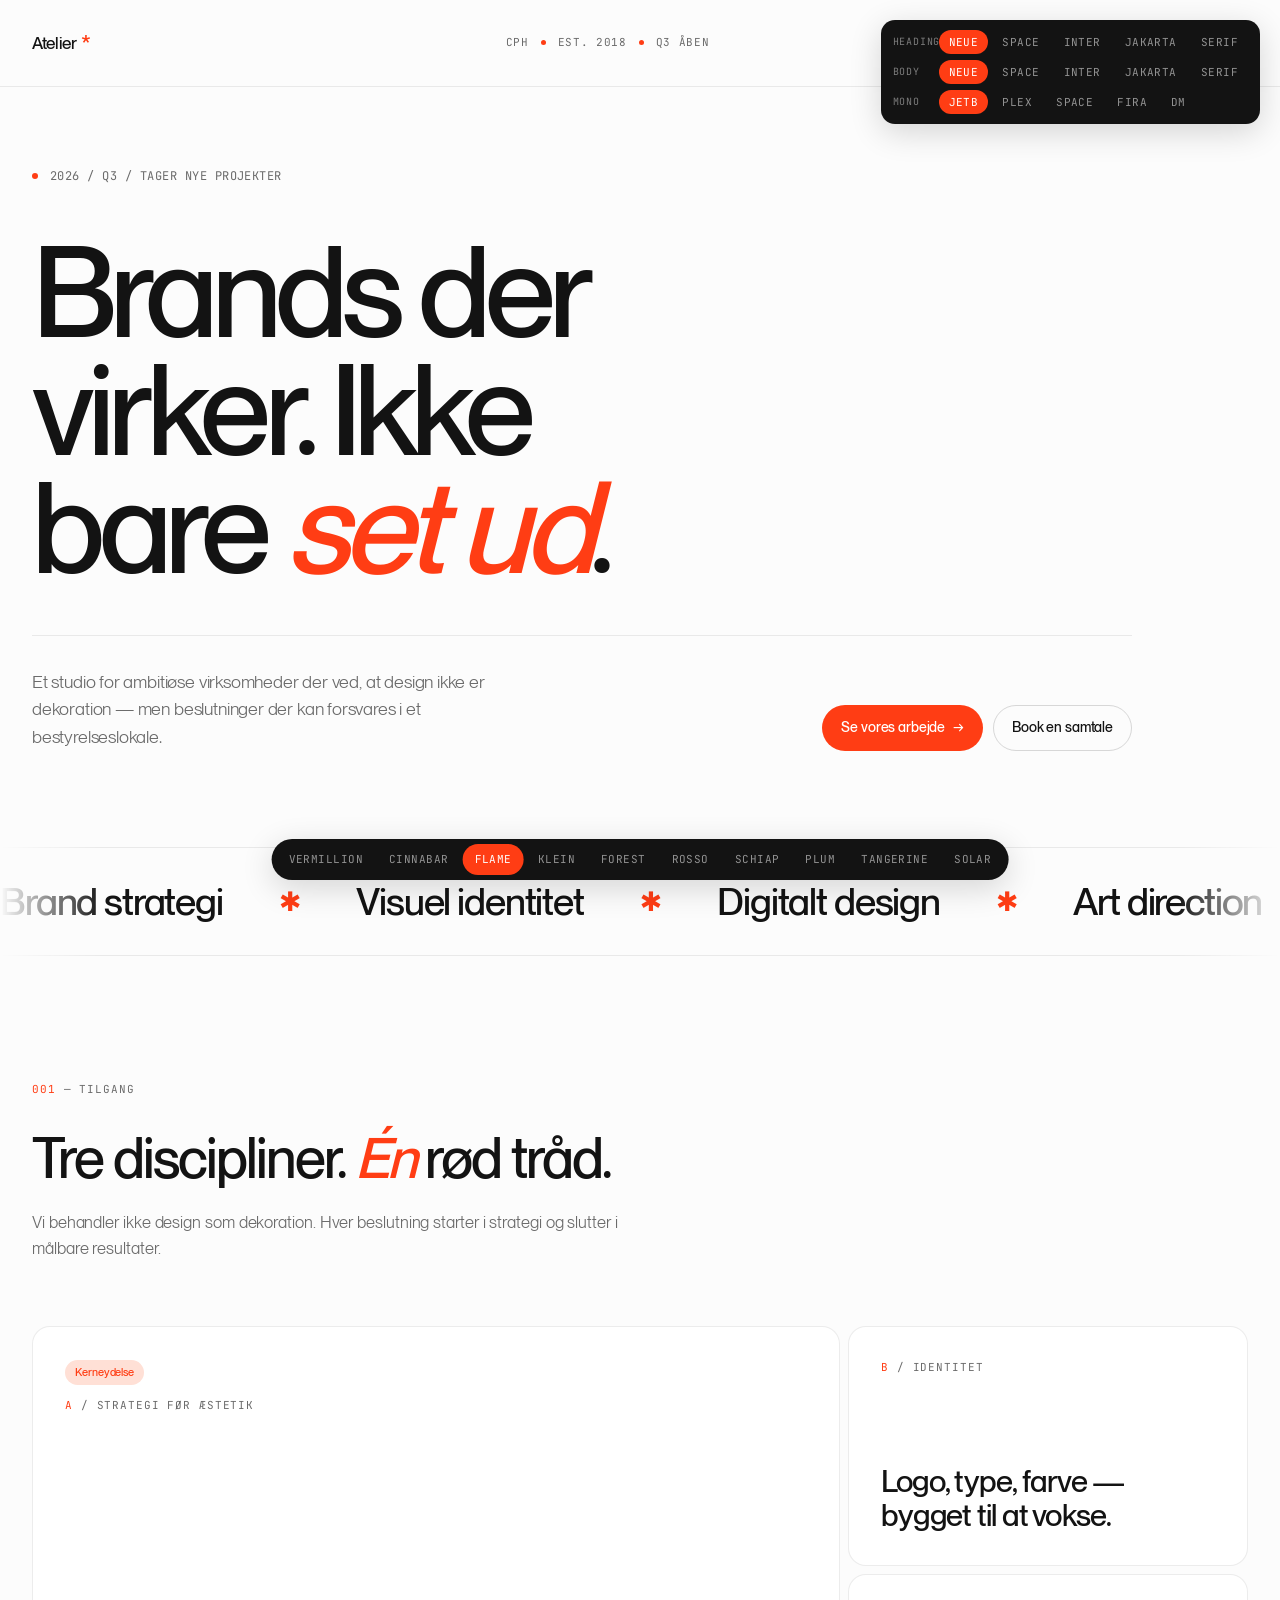
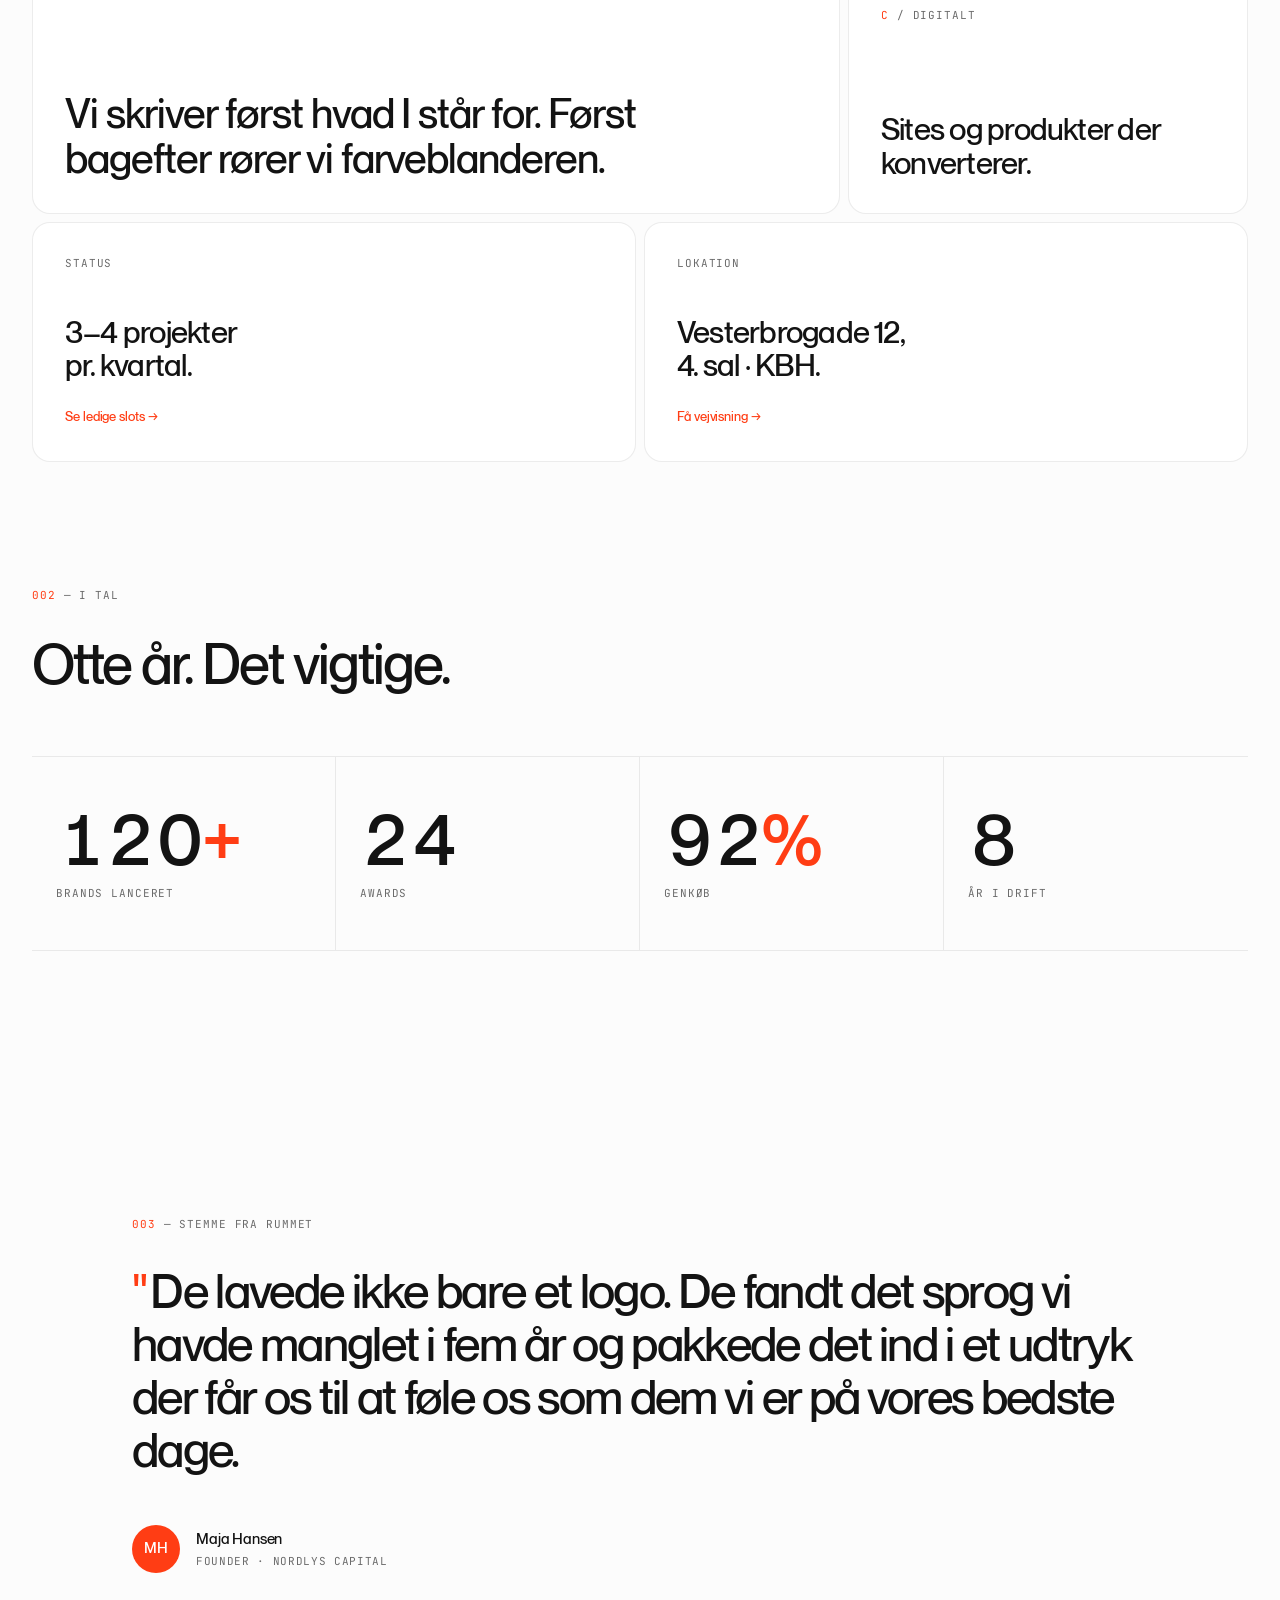
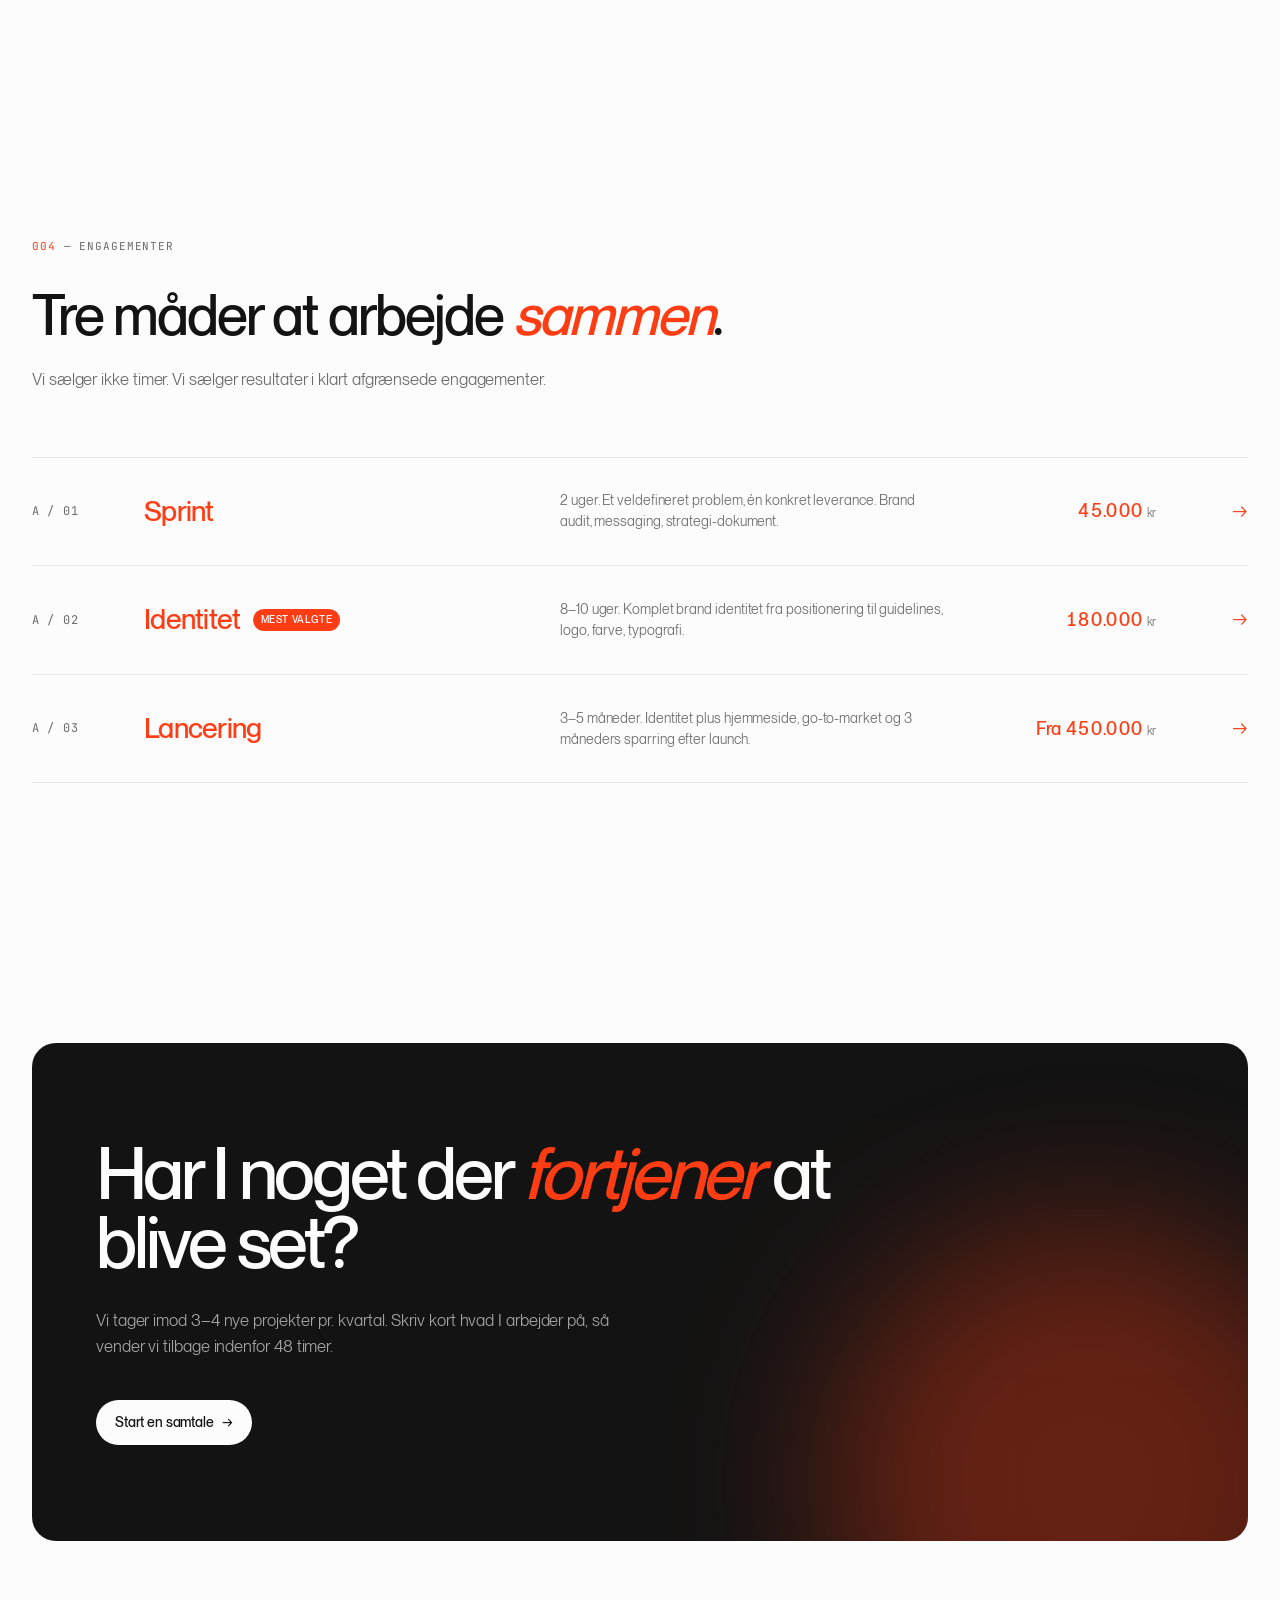
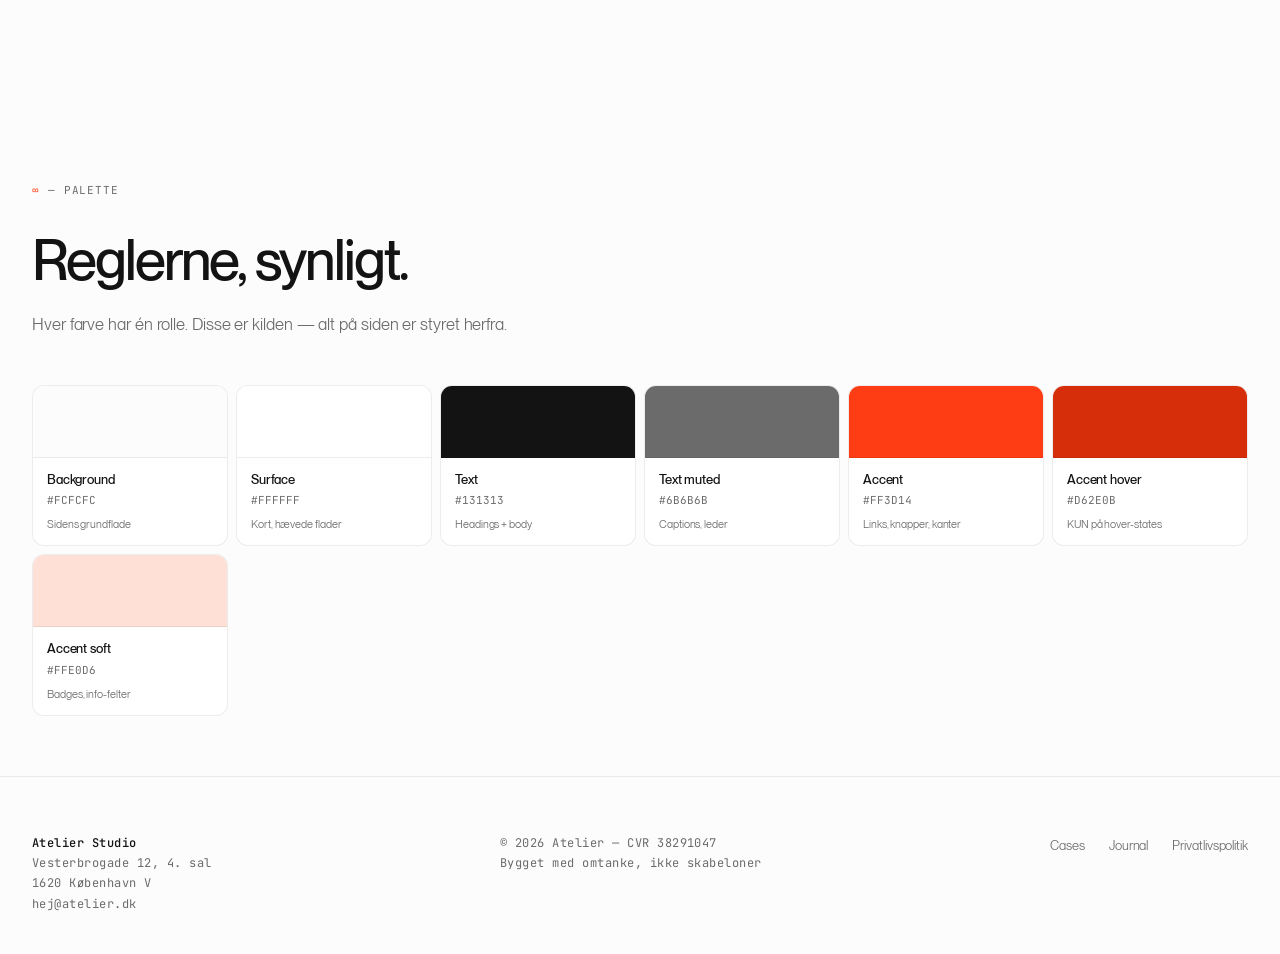
<file: preview-flame.html>
<!DOCTYPE html>
<html lang="da">
<head>
  <meta charset="UTF-8">
  <meta name="viewport" content="width=device-width, initial-scale=1.0">
  <title>Atelier · Flame</title>
  <link rel="stylesheet" href="styles.css">
  <style>
    /* PALETTE — Flame */
    :root {
      --bg:            #FCFCFC;
      --surface:       #FFFFFF;
      --text:          #131313;
      --text-muted:    #6B6B6B;
      --accent:        #FF3D14;
      --accent-hover:  #D62E0B;
      --accent-soft:   #FFE0D6;
      --border:        rgba(19, 19, 19, 0.08);
      --border-strong: rgba(19, 19, 19, 0.16);
    }
  </style>
</head>
<body>

  <nav>
    <div class="container nav-inner">
      <a href="#" class="logo">Atelier<span class="asterisk">*</span></a>
      <div class="nav-meta">
        <span>CPH</span>
        <span class="nav-meta-dot"></span>
        <span>EST. 2018</span>
        <span class="nav-meta-dot"></span>
        <span>Q3 åben</span>
      </div>
      <a href="#kontakt" class="btn btn-primary">Lad os tale <span class="arrow">→</span></a>
    </div>
  </nav>

  <header class="hero">
    <div class="container">
      <div class="hero-meta">
        <span class="hero-meta-dot"></span>
        <span>2026 / Q3 / Tager nye projekter</span>
      </div>
      <h1>Brands der<br>virker. Ikke<br>bare <em>set ud</em>.</h1>
      <div class="hero-bottom">
        <p class="hero-lede">Et studio for ambitiøse virksomheder der ved, at design ikke er dekoration — men beslutninger der kan forsvares i et bestyrelseslokale.</p>
        <div class="hero-actions">
          <a href="#tilgang" class="btn btn-accent">Se vores arbejde <span class="arrow">→</span></a>
          <a href="#kontakt" class="btn btn-secondary">Book en samtale</a>
        </div>
      </div>
    </div>
  </header>

  <div class="marquee">
    <div class="marquee-track">
      <span>Brand strategi</span><span class="ast">✱</span>
      <span>Visuel identitet</span><span class="ast">✱</span>
      <span>Digitalt design</span><span class="ast">✱</span>
      <span>Art direction</span><span class="ast">✱</span>
      <span>Editorial design</span><span class="ast">✱</span>
      <span>Type design</span><span class="ast">✱</span>
      <span>Brand strategi</span><span class="ast">✱</span>
      <span>Visuel identitet</span><span class="ast">✱</span>
      <span>Digitalt design</span><span class="ast">✱</span>
      <span>Art direction</span><span class="ast">✱</span>
      <span>Editorial design</span><span class="ast">✱</span>
      <span>Type design</span><span class="ast">✱</span>
    </div>
  </div>

  <section id="tilgang">
    <div class="container">
      <div class="section-meta"><span class="section-meta-num">001</span> — Tilgang</div>
      <h2 class="section-title">Tre discipliner. <em>Én</em> rød tråd.</h2>
      <p class="section-intro">Vi behandler ikke design som dekoration. Hver beslutning starter i strategi og slutter i målbare resultater.</p>

      <div class="bento">
        <div class="cell cell-1">
          <div>
            <div class="cell-tag">Kerneydelse</div>
            <div class="cell-label"><span class="num">A</span> / Strategi før æstetik</div>
          </div>
          <h3>Vi skriver først hvad I står for. Først bagefter rører vi farveblanderen.</h3>
        </div>

        <div class="cell cell-2">
          <div class="cell-label"><span class="num">B</span> / Identitet</div>
          <h3>Logo, type, farve — bygget til at vokse.</h3>
        </div>

        <div class="cell cell-3">
          <div class="cell-label"><span class="num">C</span> / Digitalt</div>
          <h3>Sites og produkter der konverterer.</h3>
        </div>

        <div class="cell cell-4">
          <div class="cell-label">Status</div>
          <div>
            <h3>3–4 projekter<br>pr. kvartal.</h3>
            <a href="#" class="cell-link">Se ledige slots →</a>
          </div>
        </div>

        <div class="cell cell-5">
          <div class="cell-label">Lokation</div>
          <div>
            <h3>Vesterbrogade 12,<br>4. sal · KBH.</h3>
            <a href="#" class="cell-link">Få vejvisning →</a>
          </div>
        </div>
      </div>
    </div>
  </section>

  <section style="padding-top: 0;">
    <div class="container">
      <div class="section-meta"><span class="section-meta-num">002</span> — I tal</div>
      <h2 class="section-title">Otte år. Det vigtige.</h2>

      <div class="numbers-band">
        <div class="number">
          <div class="number-value">120<em>+</em></div>
          <div class="number-label">Brands lanceret</div>
        </div>
        <div class="number">
          <div class="number-value">24</div>
          <div class="number-label">Awards</div>
        </div>
        <div class="number">
          <div class="number-value">92<em>%</em></div>
          <div class="number-label">Genkøb</div>
        </div>
        <div class="number">
          <div class="number-value">8</div>
          <div class="number-label">År i drift</div>
        </div>
      </div>
    </div>
  </section>

  <section class="quote-section">
    <div class="container-narrow">
      <div class="section-meta"><span class="section-meta-num">003</span> — Stemme fra rummet</div>
      <p class="quote-text">De lavede ikke bare et logo. De fandt det sprog vi havde manglet i fem år og pakkede det ind i et udtryk der får os til at føle os som dem vi er på vores bedste dage.</p>
      <div class="quote-author">
        <div class="quote-avatar">MH</div>
        <div>
          <div class="quote-name">Maja Hansen</div>
          <div class="quote-role">Founder · Nordlys Capital</div>
        </div>
      </div>
    </div>
  </section>

  <section id="engagementer">
    <div class="container">
      <div class="section-meta"><span class="section-meta-num">004</span> — Engagementer</div>
      <h2 class="section-title">Tre måder at arbejde <em>sammen</em>.</h2>
      <p class="section-intro">Vi sælger ikke timer. Vi sælger resultater i klart afgrænsede engagementer.</p>

      <div class="engagements">
        <a href="#" class="engagement">
          <div class="engagement-num">A / 01</div>
          <div class="engagement-name">Sprint</div>
          <div class="engagement-desc">2 uger. Et veldefineret problem, én konkret leverance. Brand audit, messaging, strategi-dokument.</div>
          <div class="engagement-price">45.000 <em>kr</em></div>
          <div class="engagement-arrow">→</div>
        </a>
        <a href="#" class="engagement engagement-featured">
          <div class="engagement-num">A / 02</div>
          <div class="engagement-name">Identitet</div>
          <div class="engagement-desc">8–10 uger. Komplet brand identitet fra positionering til guidelines, logo, farve, typografi.</div>
          <div class="engagement-price">180.000 <em>kr</em></div>
          <div class="engagement-arrow">→</div>
        </a>
        <a href="#" class="engagement">
          <div class="engagement-num">A / 03</div>
          <div class="engagement-name">Lancering</div>
          <div class="engagement-desc">3–5 måneder. Identitet plus hjemmeside, go-to-market og 3 måneders sparring efter launch.</div>
          <div class="engagement-price">Fra 450.000 <em>kr</em></div>
          <div class="engagement-arrow">→</div>
        </a>
      </div>
    </div>
  </section>

  <section class="cta-section" id="kontakt">
    <div class="container">
      <div class="cta-card">
        <h2>Har I noget der <em>fortjener</em> at blive set?</h2>
        <p>Vi tager imod 3–4 nye projekter pr. kvartal. Skriv kort hvad I arbejder på, så vender vi tilbage indenfor 48 timer.</p>
        <a href="mailto:hej@atelier.dk" class="btn btn-primary">Start en samtale <span class="arrow">→</span></a>
      </div>
    </div>
  </section>

  <section class="palette-section">
    <div class="container">
      <div class="section-meta"><span class="section-meta-num">∞</span> — Palette</div>
      <h2 class="section-title">Reglerne, synligt.</h2>
      <p class="section-intro">Hver farve har én rolle. Disse er kilden — alt på siden er styret herfra.</p>
      <div class="palette-grid">
        <div class="palette-item"><div class="palette-swatch" style="background: #FCFCFC;"></div><div class="palette-info"><div class="palette-name">Background</div><div class="palette-hex">#FCFCFC</div><div class="palette-use">Sidens grundflade</div></div></div>
        <div class="palette-item"><div class="palette-swatch" style="background: #FFFFFF;"></div><div class="palette-info"><div class="palette-name">Surface</div><div class="palette-hex">#FFFFFF</div><div class="palette-use">Kort, hævede flader</div></div></div>
        <div class="palette-item"><div class="palette-swatch" style="background: #131313;"></div><div class="palette-info"><div class="palette-name">Text</div><div class="palette-hex">#131313</div><div class="palette-use">Headings + body</div></div></div>
        <div class="palette-item"><div class="palette-swatch" style="background: #6B6B6B;"></div><div class="palette-info"><div class="palette-name">Text muted</div><div class="palette-hex">#6B6B6B</div><div class="palette-use">Captions, leder</div></div></div>
        <div class="palette-item"><div class="palette-swatch" style="background: #FF3D14;"></div><div class="palette-info"><div class="palette-name">Accent</div><div class="palette-hex">#FF3D14</div><div class="palette-use">Links, knapper, kanter</div></div></div>
        <div class="palette-item"><div class="palette-swatch" style="background: #D62E0B;"></div><div class="palette-info"><div class="palette-name">Accent hover</div><div class="palette-hex">#D62E0B</div><div class="palette-use">KUN på hover-states</div></div></div>
        <div class="palette-item"><div class="palette-swatch" style="background: #FFE0D6;"></div><div class="palette-info"><div class="palette-name">Accent soft</div><div class="palette-hex">#FFE0D6</div><div class="palette-use">Badges, info-felter</div></div></div>
      </div>
    </div>
  </section>

  <footer>
    <div class="container footer-inner">
      <div class="footer-block">
        <strong>Atelier Studio</strong><br>
        Vesterbrogade 12, 4. sal<br>
        1620 København V<br>
        hej@atelier.dk
      </div>
      <div class="footer-block">
        © 2026 Atelier — CVR 38291047<br>
        Bygget med omtanke, ikke skabeloner
      </div>
      <ul class="footer-links">
        <li><a href="#">Cases</a></li>
        <li><a href="#">Journal</a></li>
        <li><a href="#">Privatlivspolitik</a></li>
      </ul>
    </div>
  </footer>

  <div class="variant-nav">
    <a href="preview-vermillion.html">Vermillion</a>
    <a href="preview-cinnabar.html">Cinnabar</a>
    <a href="preview-flame.html" class="active">Flame</a>
    <a href="preview-klein.html">Klein</a>
    <a href="preview-forest.html">Forest</a>
    <a href="preview-rosso.html">Rosso</a>
    <a href="preview-schiap.html">Schiap</a>
    <a href="preview-plum.html">Plum</a>
    <a href="preview-tangerine.html">Tangerine</a>
    <a href="preview-solar.html">Solar</a>
  </div>

  <script src="script.js"></script>
</body>
</html>
</file>
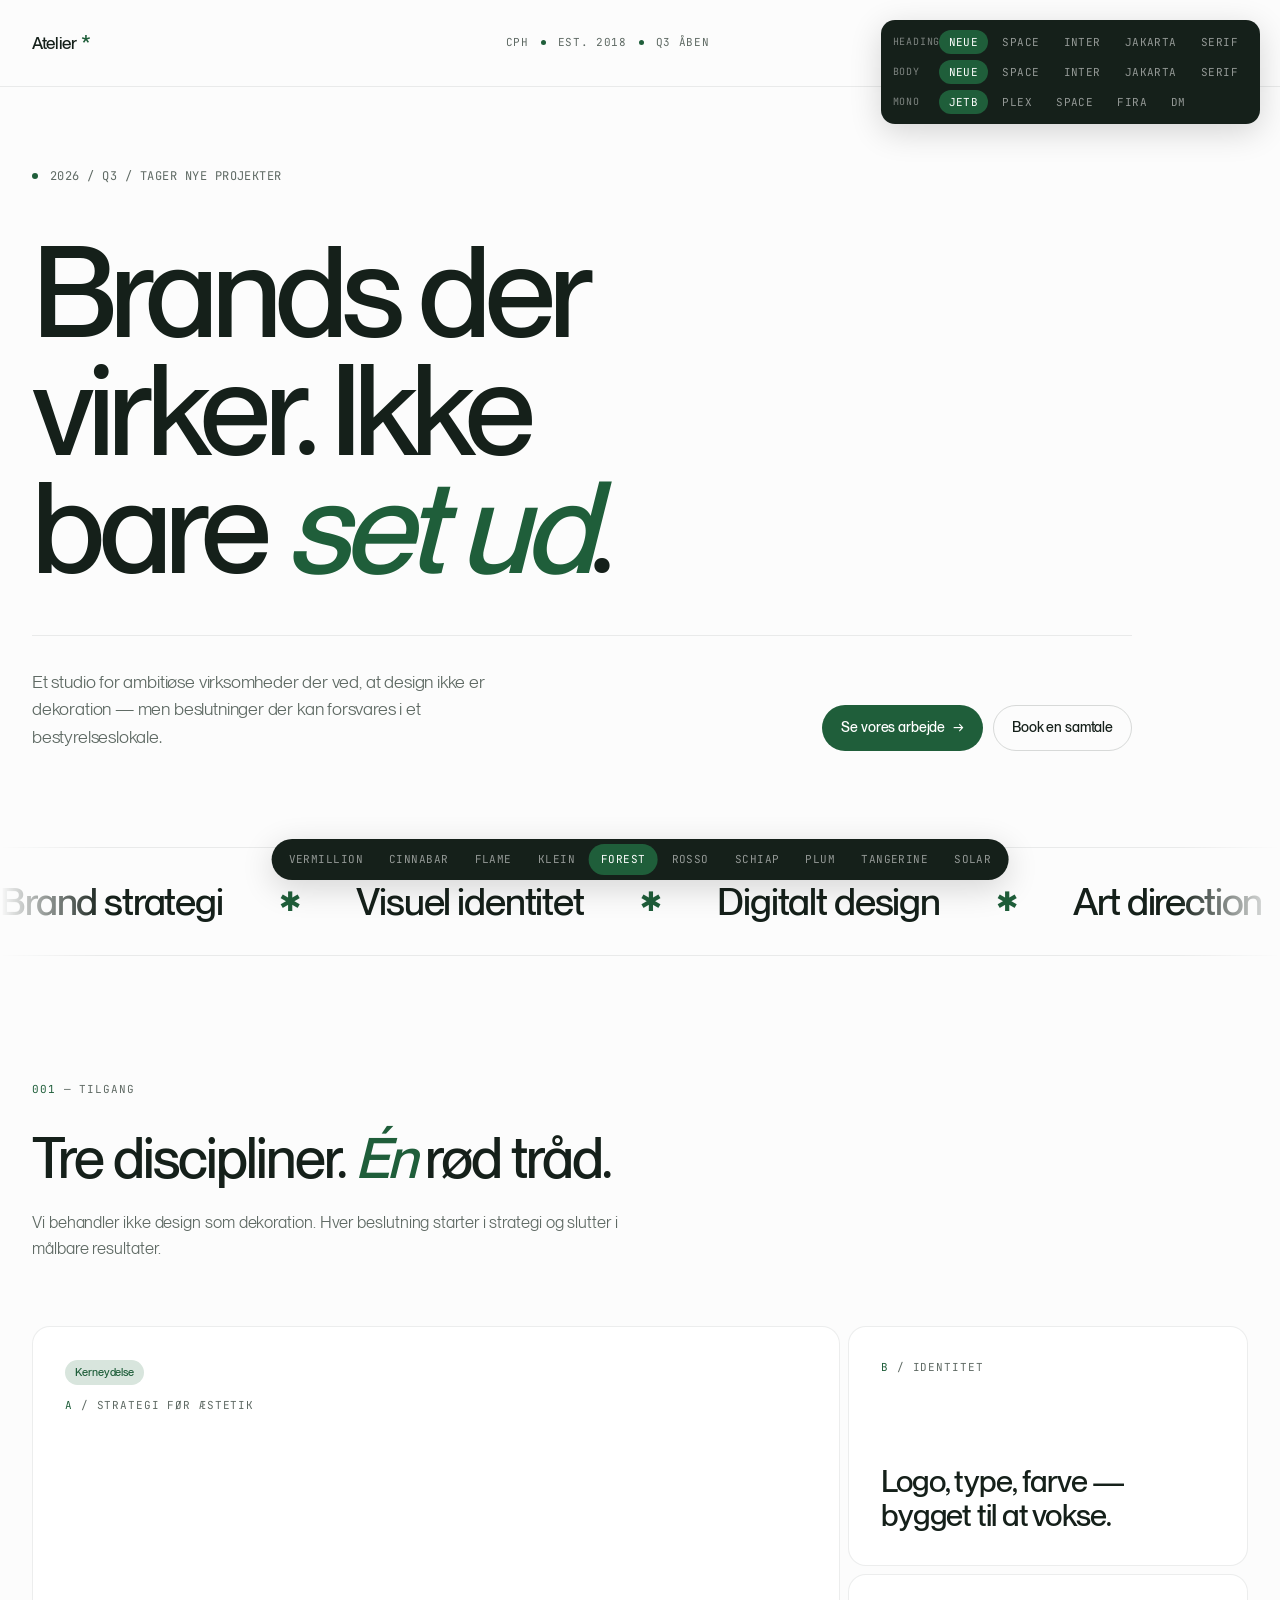
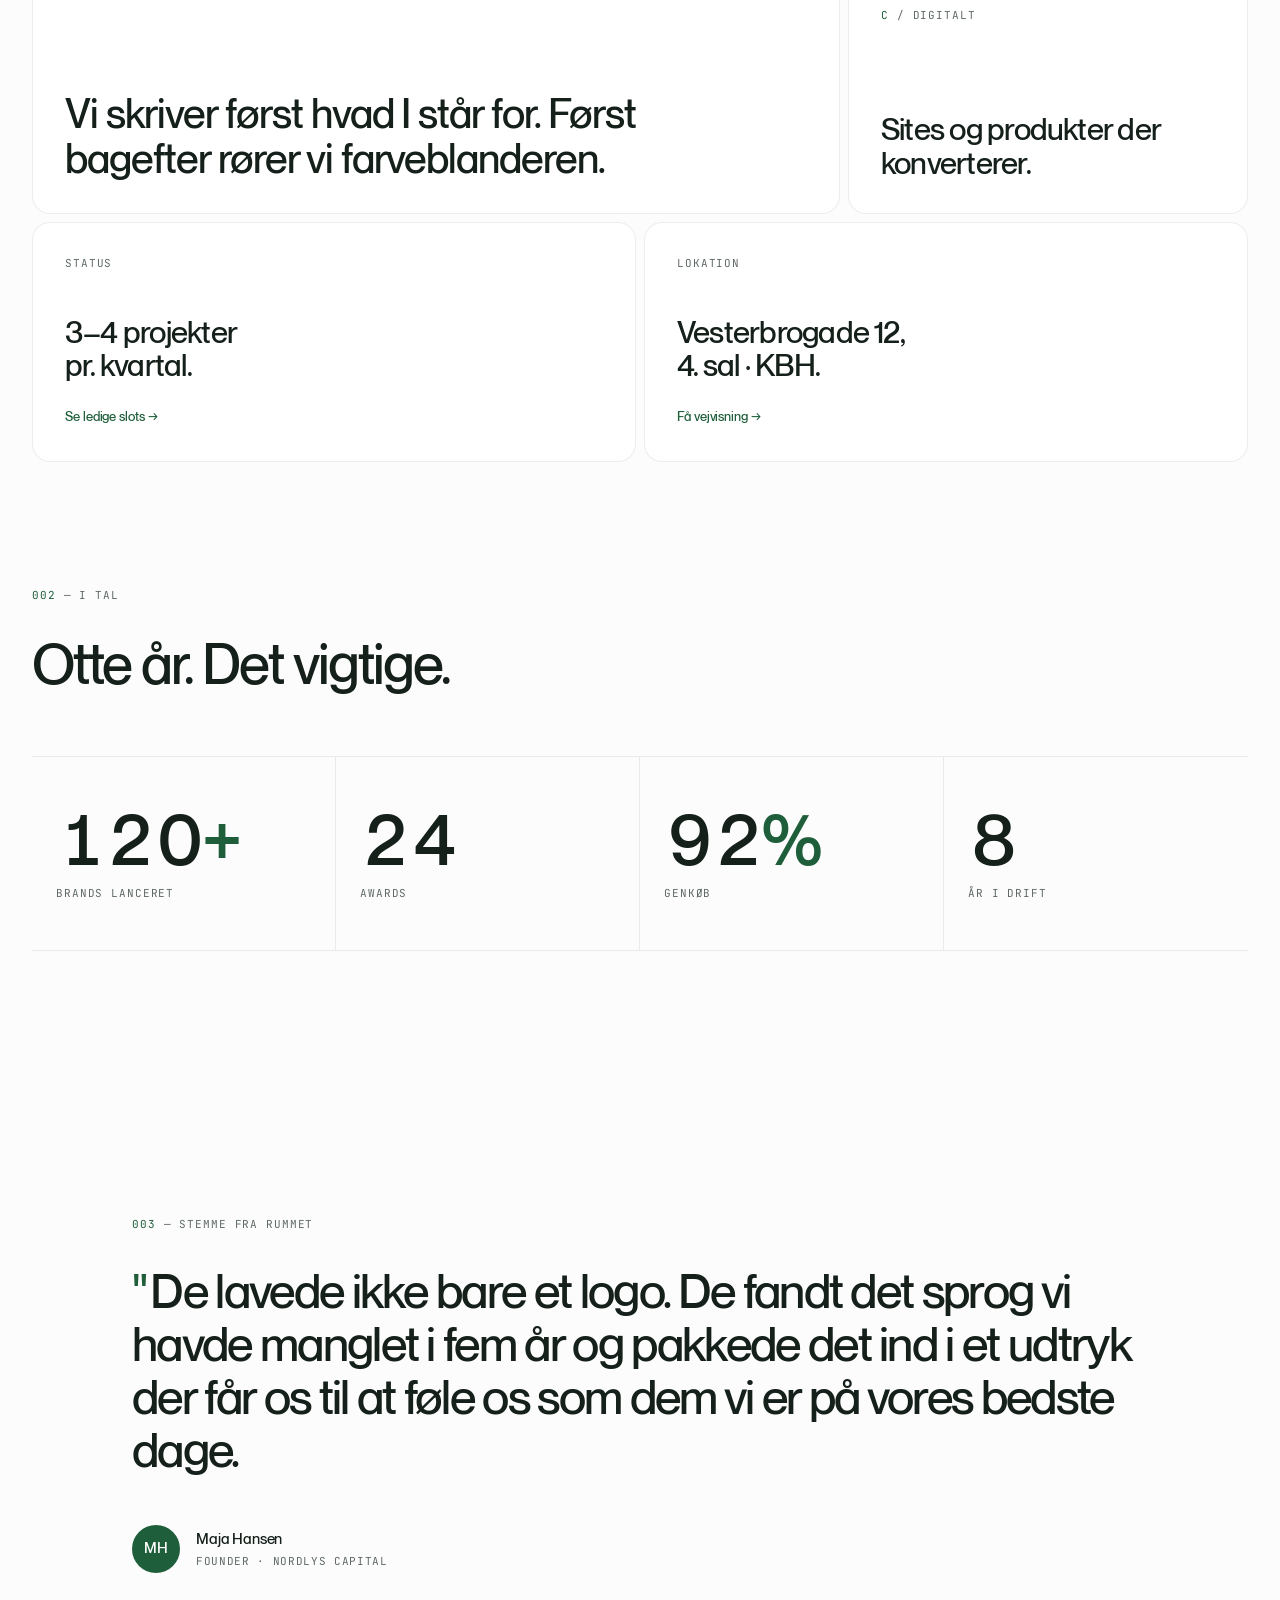
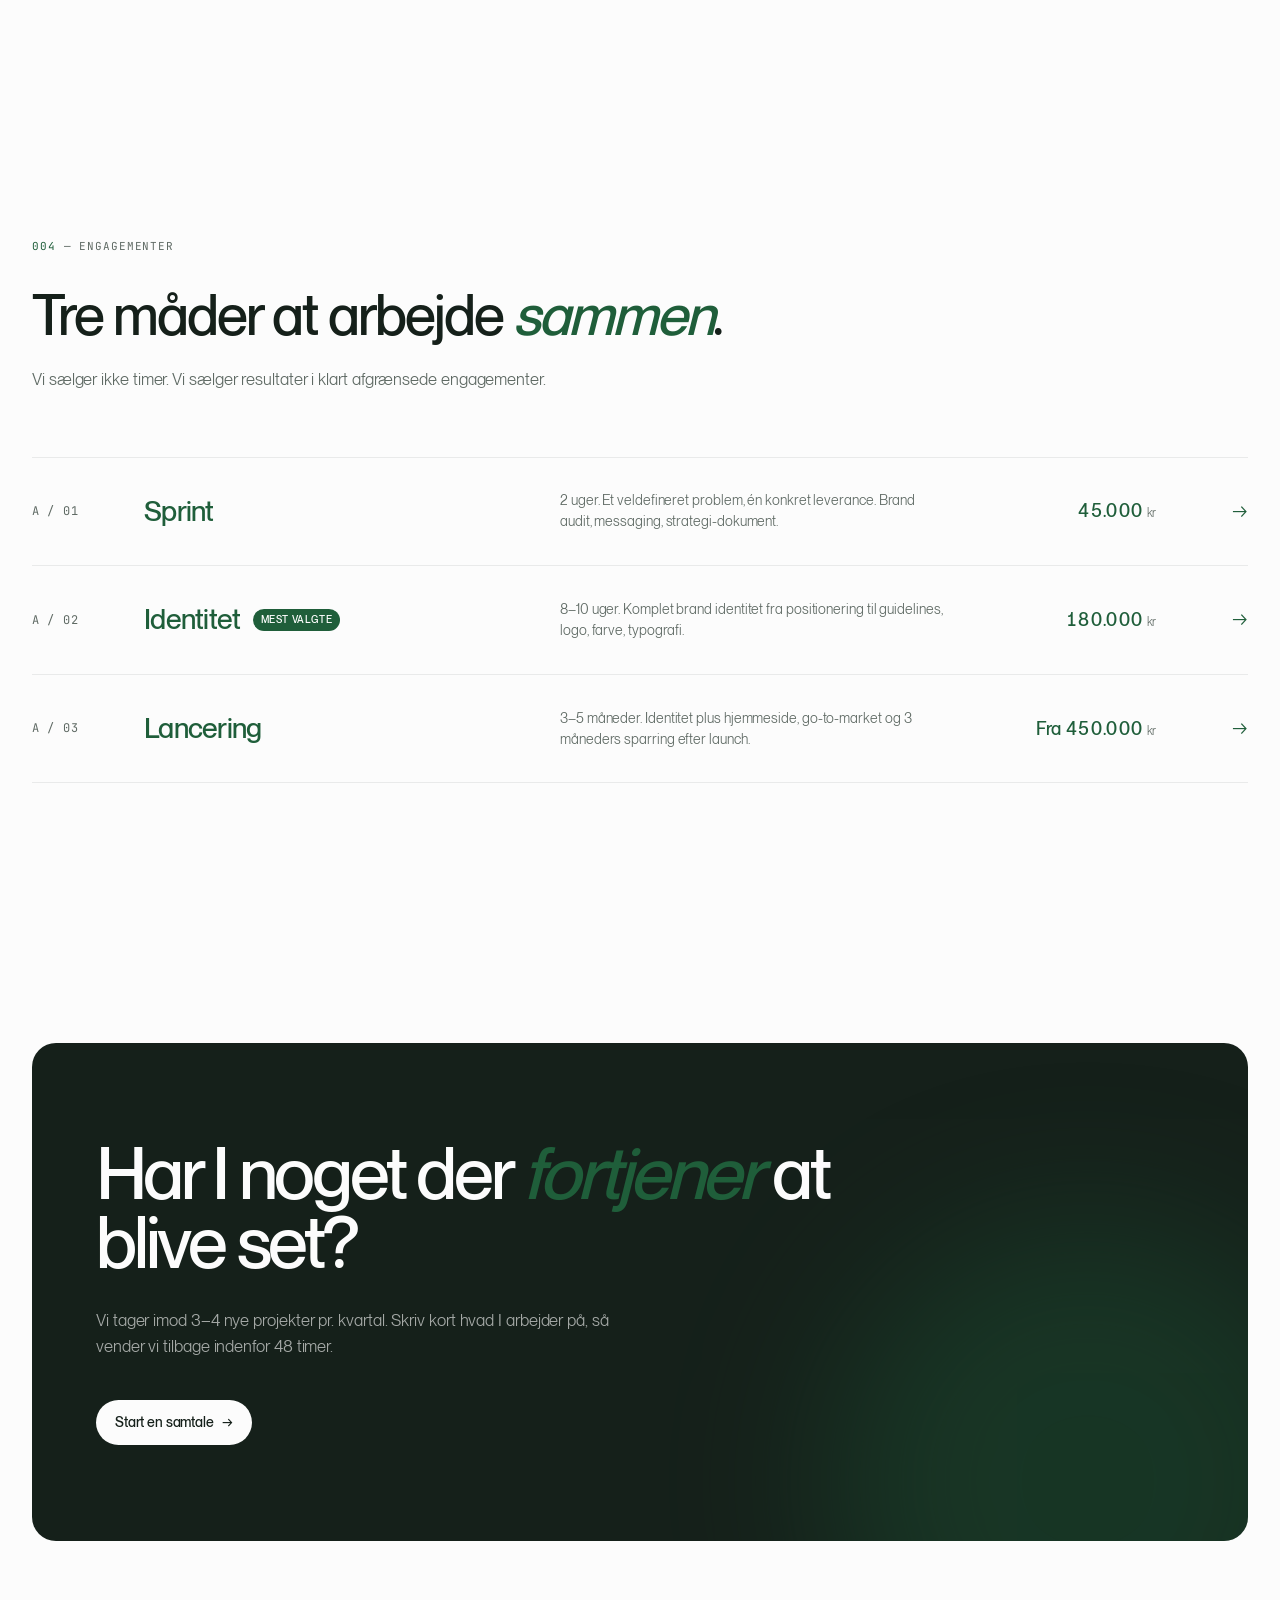
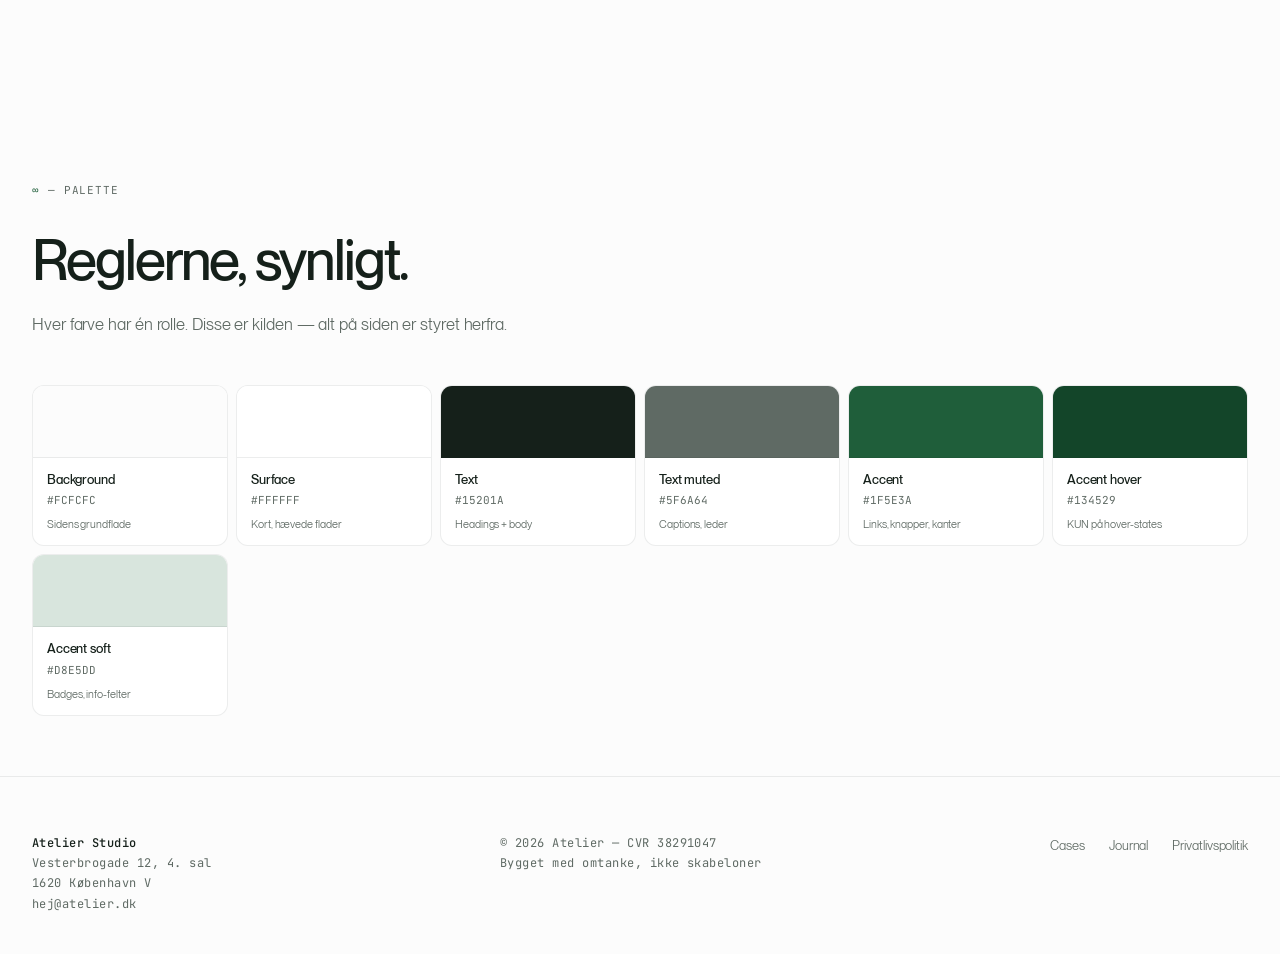
<file: preview-forest.html>
<!DOCTYPE html>
<html lang="da">
<head>
  <meta charset="UTF-8">
  <meta name="viewport" content="width=device-width, initial-scale=1.0">
  <title>Atelier · Forest</title>
  <link rel="stylesheet" href="styles.css">
  <style>
    /* PALETTE — Forest */
    :root {
      --bg:            #FCFCFC;
      --surface:       #FFFFFF;
      --text:          #15201A;
      --text-muted:    #5F6A64;
      --accent:        #1F5E3A;
      --accent-hover:  #134529;
      --accent-soft:   #D8E5DD;
      --border:        rgba(21, 32, 26, 0.08);
      --border-strong: rgba(21, 32, 26, 0.16);
    }
  </style>
</head>
<body>

  <nav>
    <div class="container nav-inner">
      <a href="#" class="logo">Atelier<span class="asterisk">*</span></a>
      <div class="nav-meta">
        <span>CPH</span>
        <span class="nav-meta-dot"></span>
        <span>EST. 2018</span>
        <span class="nav-meta-dot"></span>
        <span>Q3 åben</span>
      </div>
      <a href="#kontakt" class="btn btn-primary">Lad os tale <span class="arrow">→</span></a>
    </div>
  </nav>

  <header class="hero">
    <div class="container">
      <div class="hero-meta">
        <span class="hero-meta-dot"></span>
        <span>2026 / Q3 / Tager nye projekter</span>
      </div>
      <h1>Brands der<br>virker. Ikke<br>bare <em>set ud</em>.</h1>
      <div class="hero-bottom">
        <p class="hero-lede">Et studio for ambitiøse virksomheder der ved, at design ikke er dekoration — men beslutninger der kan forsvares i et bestyrelseslokale.</p>
        <div class="hero-actions">
          <a href="#tilgang" class="btn btn-accent">Se vores arbejde <span class="arrow">→</span></a>
          <a href="#kontakt" class="btn btn-secondary">Book en samtale</a>
        </div>
      </div>
    </div>
  </header>

  <div class="marquee">
    <div class="marquee-track">
      <span>Brand strategi</span><span class="ast">✱</span>
      <span>Visuel identitet</span><span class="ast">✱</span>
      <span>Digitalt design</span><span class="ast">✱</span>
      <span>Art direction</span><span class="ast">✱</span>
      <span>Editorial design</span><span class="ast">✱</span>
      <span>Type design</span><span class="ast">✱</span>
      <span>Brand strategi</span><span class="ast">✱</span>
      <span>Visuel identitet</span><span class="ast">✱</span>
      <span>Digitalt design</span><span class="ast">✱</span>
      <span>Art direction</span><span class="ast">✱</span>
      <span>Editorial design</span><span class="ast">✱</span>
      <span>Type design</span><span class="ast">✱</span>
    </div>
  </div>

  <section id="tilgang">
    <div class="container">
      <div class="section-meta"><span class="section-meta-num">001</span> — Tilgang</div>
      <h2 class="section-title">Tre discipliner. <em>Én</em> rød tråd.</h2>
      <p class="section-intro">Vi behandler ikke design som dekoration. Hver beslutning starter i strategi og slutter i målbare resultater.</p>

      <div class="bento">
        <div class="cell cell-1">
          <div>
            <div class="cell-tag">Kerneydelse</div>
            <div class="cell-label"><span class="num">A</span> / Strategi før æstetik</div>
          </div>
          <h3>Vi skriver først hvad I står for. Først bagefter rører vi farveblanderen.</h3>
        </div>

        <div class="cell cell-2">
          <div class="cell-label"><span class="num">B</span> / Identitet</div>
          <h3>Logo, type, farve — bygget til at vokse.</h3>
        </div>

        <div class="cell cell-3">
          <div class="cell-label"><span class="num">C</span> / Digitalt</div>
          <h3>Sites og produkter der konverterer.</h3>
        </div>

        <div class="cell cell-4">
          <div class="cell-label">Status</div>
          <div>
            <h3>3–4 projekter<br>pr. kvartal.</h3>
            <a href="#" class="cell-link">Se ledige slots →</a>
          </div>
        </div>

        <div class="cell cell-5">
          <div class="cell-label">Lokation</div>
          <div>
            <h3>Vesterbrogade 12,<br>4. sal · KBH.</h3>
            <a href="#" class="cell-link">Få vejvisning →</a>
          </div>
        </div>
      </div>
    </div>
  </section>

  <section style="padding-top: 0;">
    <div class="container">
      <div class="section-meta"><span class="section-meta-num">002</span> — I tal</div>
      <h2 class="section-title">Otte år. Det vigtige.</h2>

      <div class="numbers-band">
        <div class="number">
          <div class="number-value">120<em>+</em></div>
          <div class="number-label">Brands lanceret</div>
        </div>
        <div class="number">
          <div class="number-value">24</div>
          <div class="number-label">Awards</div>
        </div>
        <div class="number">
          <div class="number-value">92<em>%</em></div>
          <div class="number-label">Genkøb</div>
        </div>
        <div class="number">
          <div class="number-value">8</div>
          <div class="number-label">År i drift</div>
        </div>
      </div>
    </div>
  </section>

  <section class="quote-section">
    <div class="container-narrow">
      <div class="section-meta"><span class="section-meta-num">003</span> — Stemme fra rummet</div>
      <p class="quote-text">De lavede ikke bare et logo. De fandt det sprog vi havde manglet i fem år og pakkede det ind i et udtryk der får os til at føle os som dem vi er på vores bedste dage.</p>
      <div class="quote-author">
        <div class="quote-avatar">MH</div>
        <div>
          <div class="quote-name">Maja Hansen</div>
          <div class="quote-role">Founder · Nordlys Capital</div>
        </div>
      </div>
    </div>
  </section>

  <section id="engagementer">
    <div class="container">
      <div class="section-meta"><span class="section-meta-num">004</span> — Engagementer</div>
      <h2 class="section-title">Tre måder at arbejde <em>sammen</em>.</h2>
      <p class="section-intro">Vi sælger ikke timer. Vi sælger resultater i klart afgrænsede engagementer.</p>

      <div class="engagements">
        <a href="#" class="engagement">
          <div class="engagement-num">A / 01</div>
          <div class="engagement-name">Sprint</div>
          <div class="engagement-desc">2 uger. Et veldefineret problem, én konkret leverance. Brand audit, messaging, strategi-dokument.</div>
          <div class="engagement-price">45.000 <em>kr</em></div>
          <div class="engagement-arrow">→</div>
        </a>
        <a href="#" class="engagement engagement-featured">
          <div class="engagement-num">A / 02</div>
          <div class="engagement-name">Identitet</div>
          <div class="engagement-desc">8–10 uger. Komplet brand identitet fra positionering til guidelines, logo, farve, typografi.</div>
          <div class="engagement-price">180.000 <em>kr</em></div>
          <div class="engagement-arrow">→</div>
        </a>
        <a href="#" class="engagement">
          <div class="engagement-num">A / 03</div>
          <div class="engagement-name">Lancering</div>
          <div class="engagement-desc">3–5 måneder. Identitet plus hjemmeside, go-to-market og 3 måneders sparring efter launch.</div>
          <div class="engagement-price">Fra 450.000 <em>kr</em></div>
          <div class="engagement-arrow">→</div>
        </a>
      </div>
    </div>
  </section>

  <section class="cta-section" id="kontakt">
    <div class="container">
      <div class="cta-card">
        <h2>Har I noget der <em>fortjener</em> at blive set?</h2>
        <p>Vi tager imod 3–4 nye projekter pr. kvartal. Skriv kort hvad I arbejder på, så vender vi tilbage indenfor 48 timer.</p>
        <a href="mailto:hej@atelier.dk" class="btn btn-primary">Start en samtale <span class="arrow">→</span></a>
      </div>
    </div>
  </section>

  <section class="palette-section">
    <div class="container">
      <div class="section-meta"><span class="section-meta-num">∞</span> — Palette</div>
      <h2 class="section-title">Reglerne, synligt.</h2>
      <p class="section-intro">Hver farve har én rolle. Disse er kilden — alt på siden er styret herfra.</p>
      <div class="palette-grid">
        <div class="palette-item"><div class="palette-swatch" style="background: #FCFCFC;"></div><div class="palette-info"><div class="palette-name">Background</div><div class="palette-hex">#FCFCFC</div><div class="palette-use">Sidens grundflade</div></div></div>
        <div class="palette-item"><div class="palette-swatch" style="background: #FFFFFF;"></div><div class="palette-info"><div class="palette-name">Surface</div><div class="palette-hex">#FFFFFF</div><div class="palette-use">Kort, hævede flader</div></div></div>
        <div class="palette-item"><div class="palette-swatch" style="background: #15201A;"></div><div class="palette-info"><div class="palette-name">Text</div><div class="palette-hex">#15201A</div><div class="palette-use">Headings + body</div></div></div>
        <div class="palette-item"><div class="palette-swatch" style="background: #5F6A64;"></div><div class="palette-info"><div class="palette-name">Text muted</div><div class="palette-hex">#5F6A64</div><div class="palette-use">Captions, leder</div></div></div>
        <div class="palette-item"><div class="palette-swatch" style="background: #1F5E3A;"></div><div class="palette-info"><div class="palette-name">Accent</div><div class="palette-hex">#1F5E3A</div><div class="palette-use">Links, knapper, kanter</div></div></div>
        <div class="palette-item"><div class="palette-swatch" style="background: #134529;"></div><div class="palette-info"><div class="palette-name">Accent hover</div><div class="palette-hex">#134529</div><div class="palette-use">KUN på hover-states</div></div></div>
        <div class="palette-item"><div class="palette-swatch" style="background: #D8E5DD;"></div><div class="palette-info"><div class="palette-name">Accent soft</div><div class="palette-hex">#D8E5DD</div><div class="palette-use">Badges, info-felter</div></div></div>
      </div>
    </div>
  </section>

  <footer>
    <div class="container footer-inner">
      <div class="footer-block">
        <strong>Atelier Studio</strong><br>
        Vesterbrogade 12, 4. sal<br>
        1620 København V<br>
        hej@atelier.dk
      </div>
      <div class="footer-block">
        © 2026 Atelier — CVR 38291047<br>
        Bygget med omtanke, ikke skabeloner
      </div>
      <ul class="footer-links">
        <li><a href="#">Cases</a></li>
        <li><a href="#">Journal</a></li>
        <li><a href="#">Privatlivspolitik</a></li>
      </ul>
    </div>
  </footer>

  <div class="variant-nav">
    <a href="preview-vermillion.html">Vermillion</a>
    <a href="preview-cinnabar.html">Cinnabar</a>
    <a href="preview-flame.html">Flame</a>
    <a href="preview-klein.html">Klein</a>
    <a href="preview-forest.html" class="active">Forest</a>
    <a href="preview-rosso.html">Rosso</a>
    <a href="preview-schiap.html">Schiap</a>
    <a href="preview-plum.html">Plum</a>
    <a href="preview-tangerine.html">Tangerine</a>
    <a href="preview-solar.html">Solar</a>
  </div>

  <script src="script.js"></script>
</body>
</html>
</file>
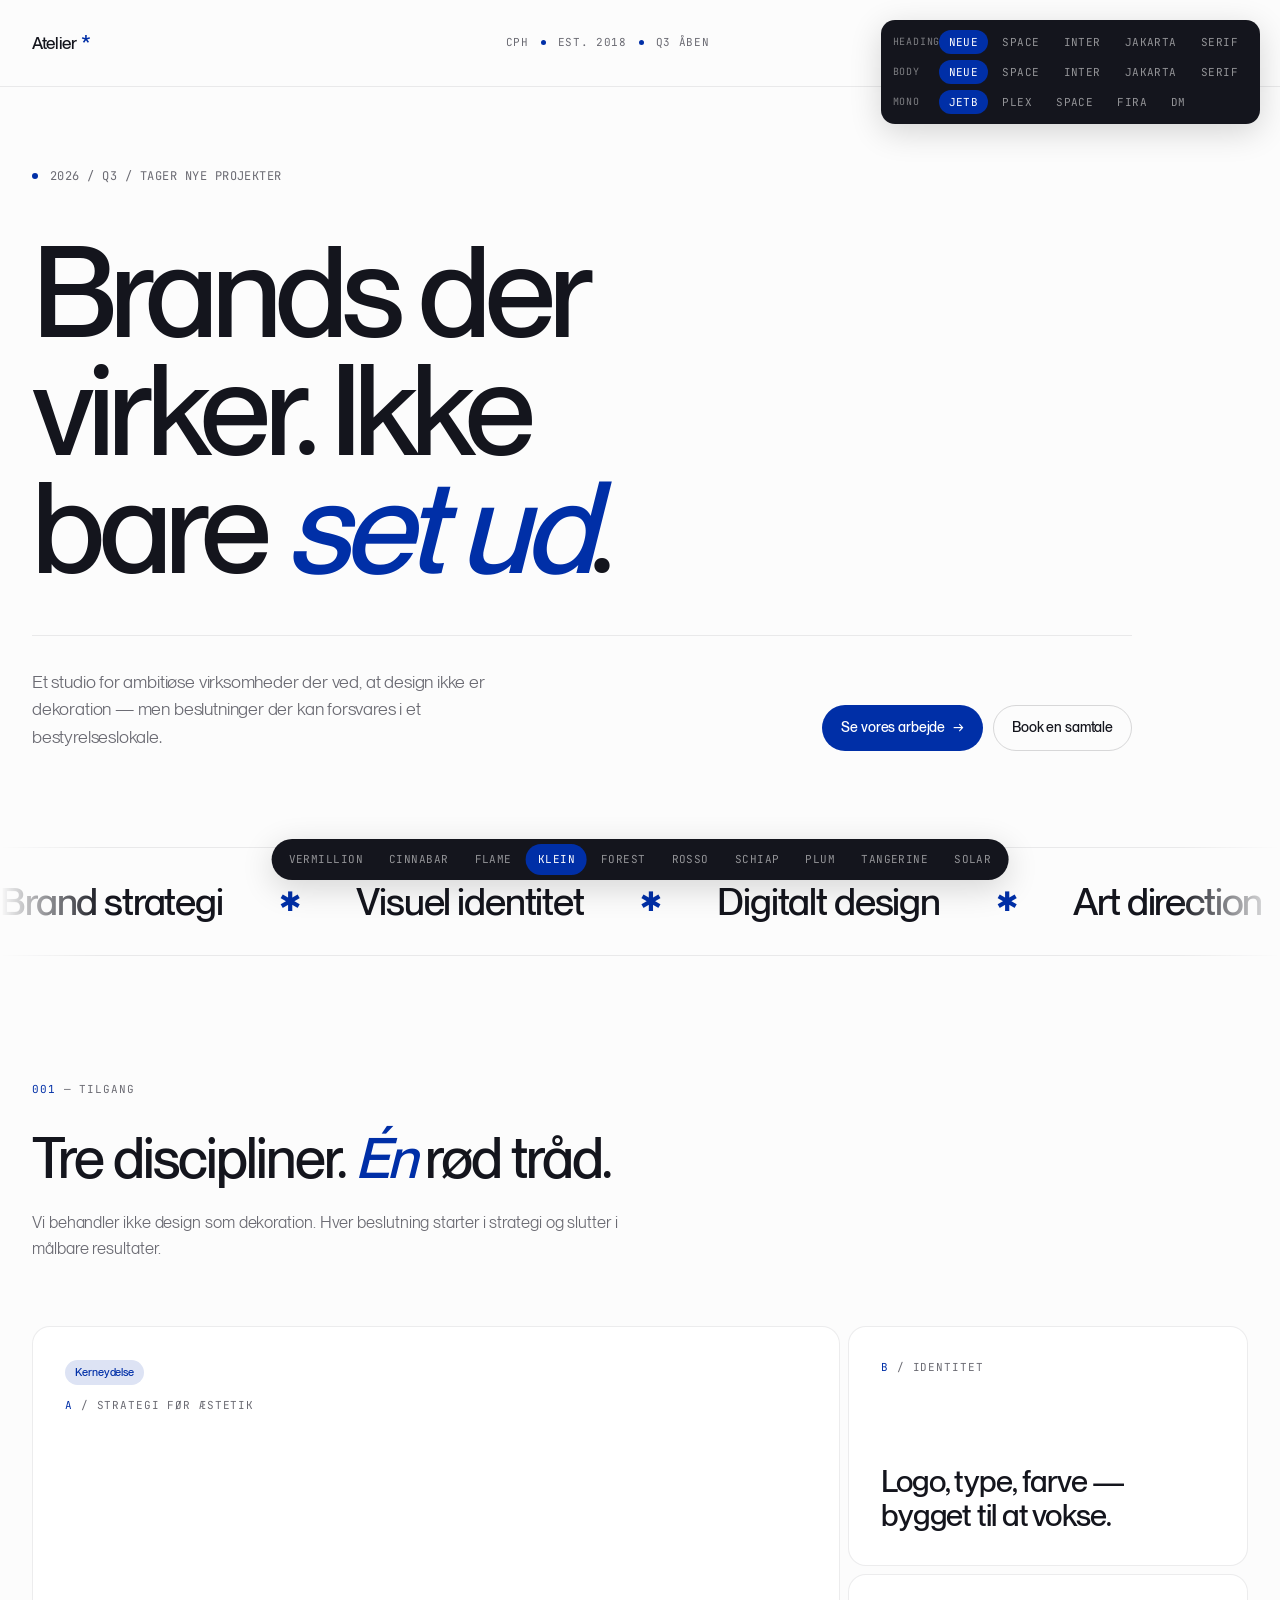
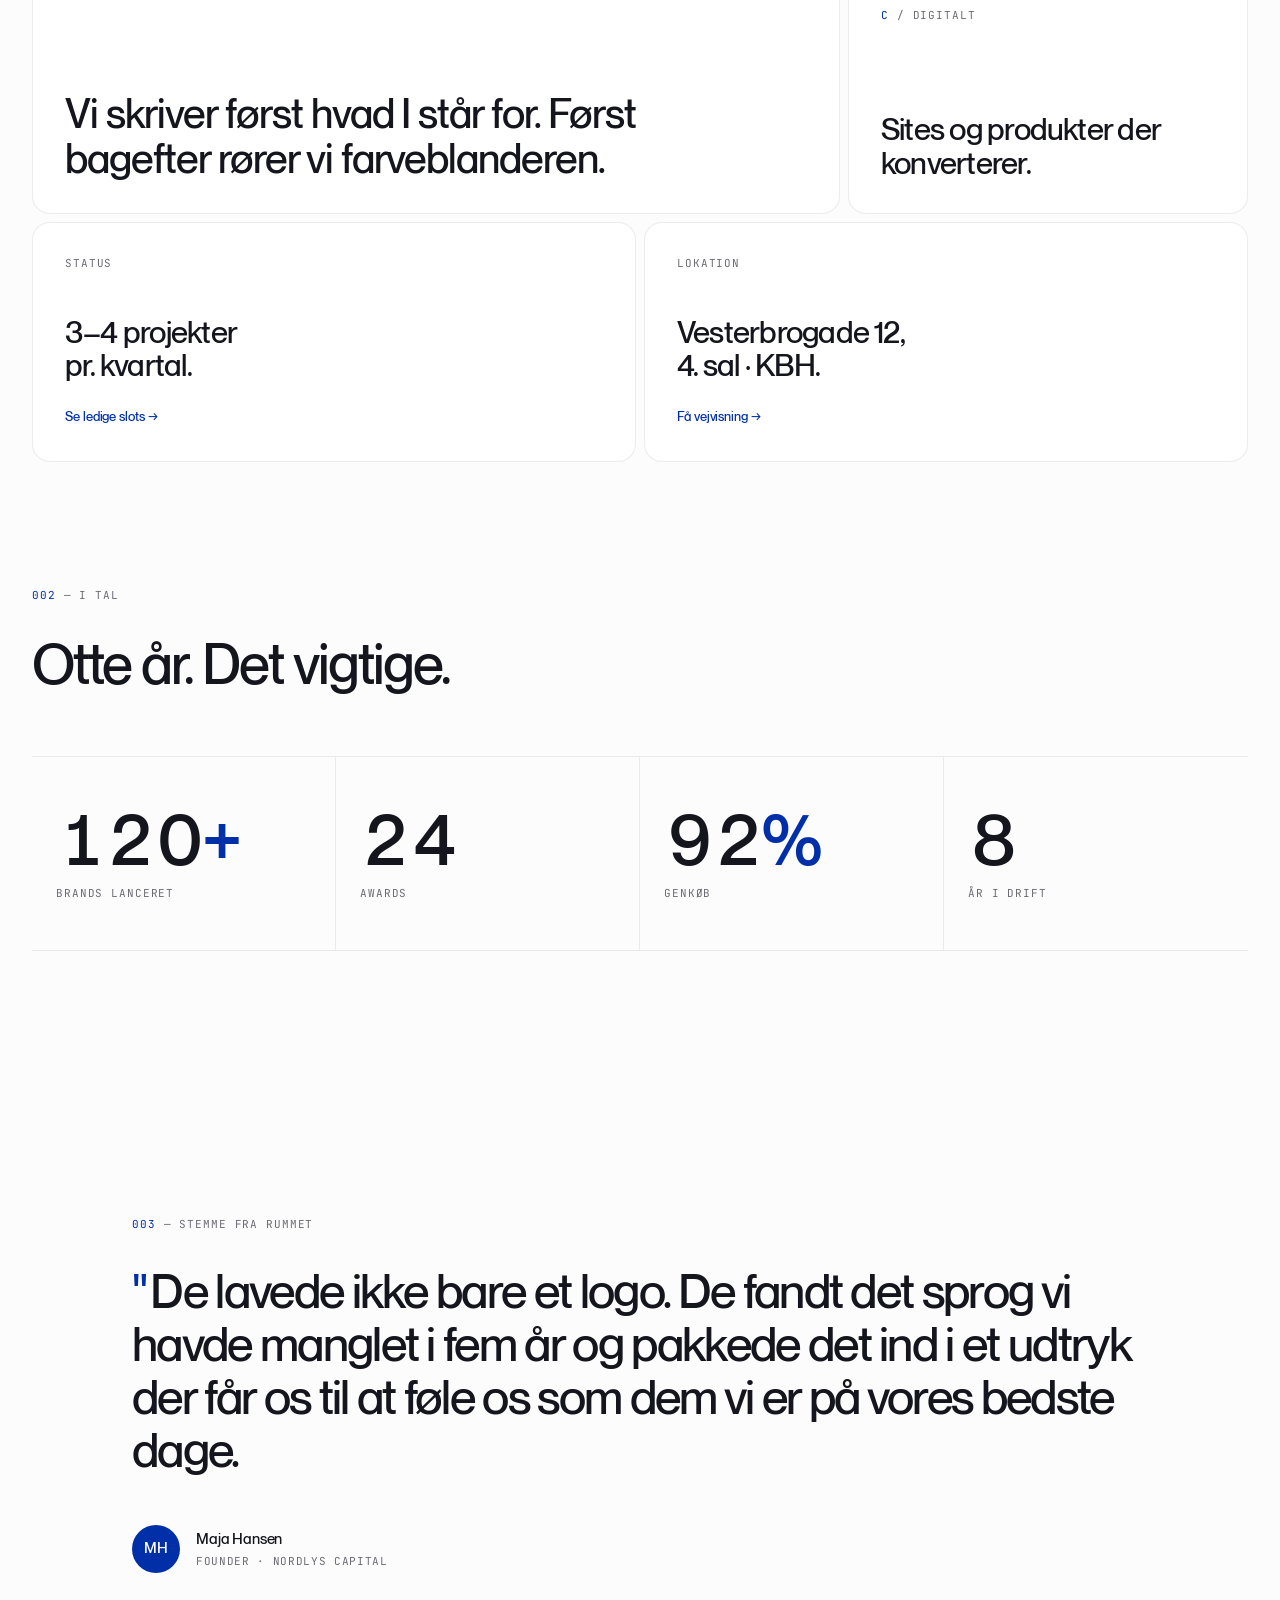
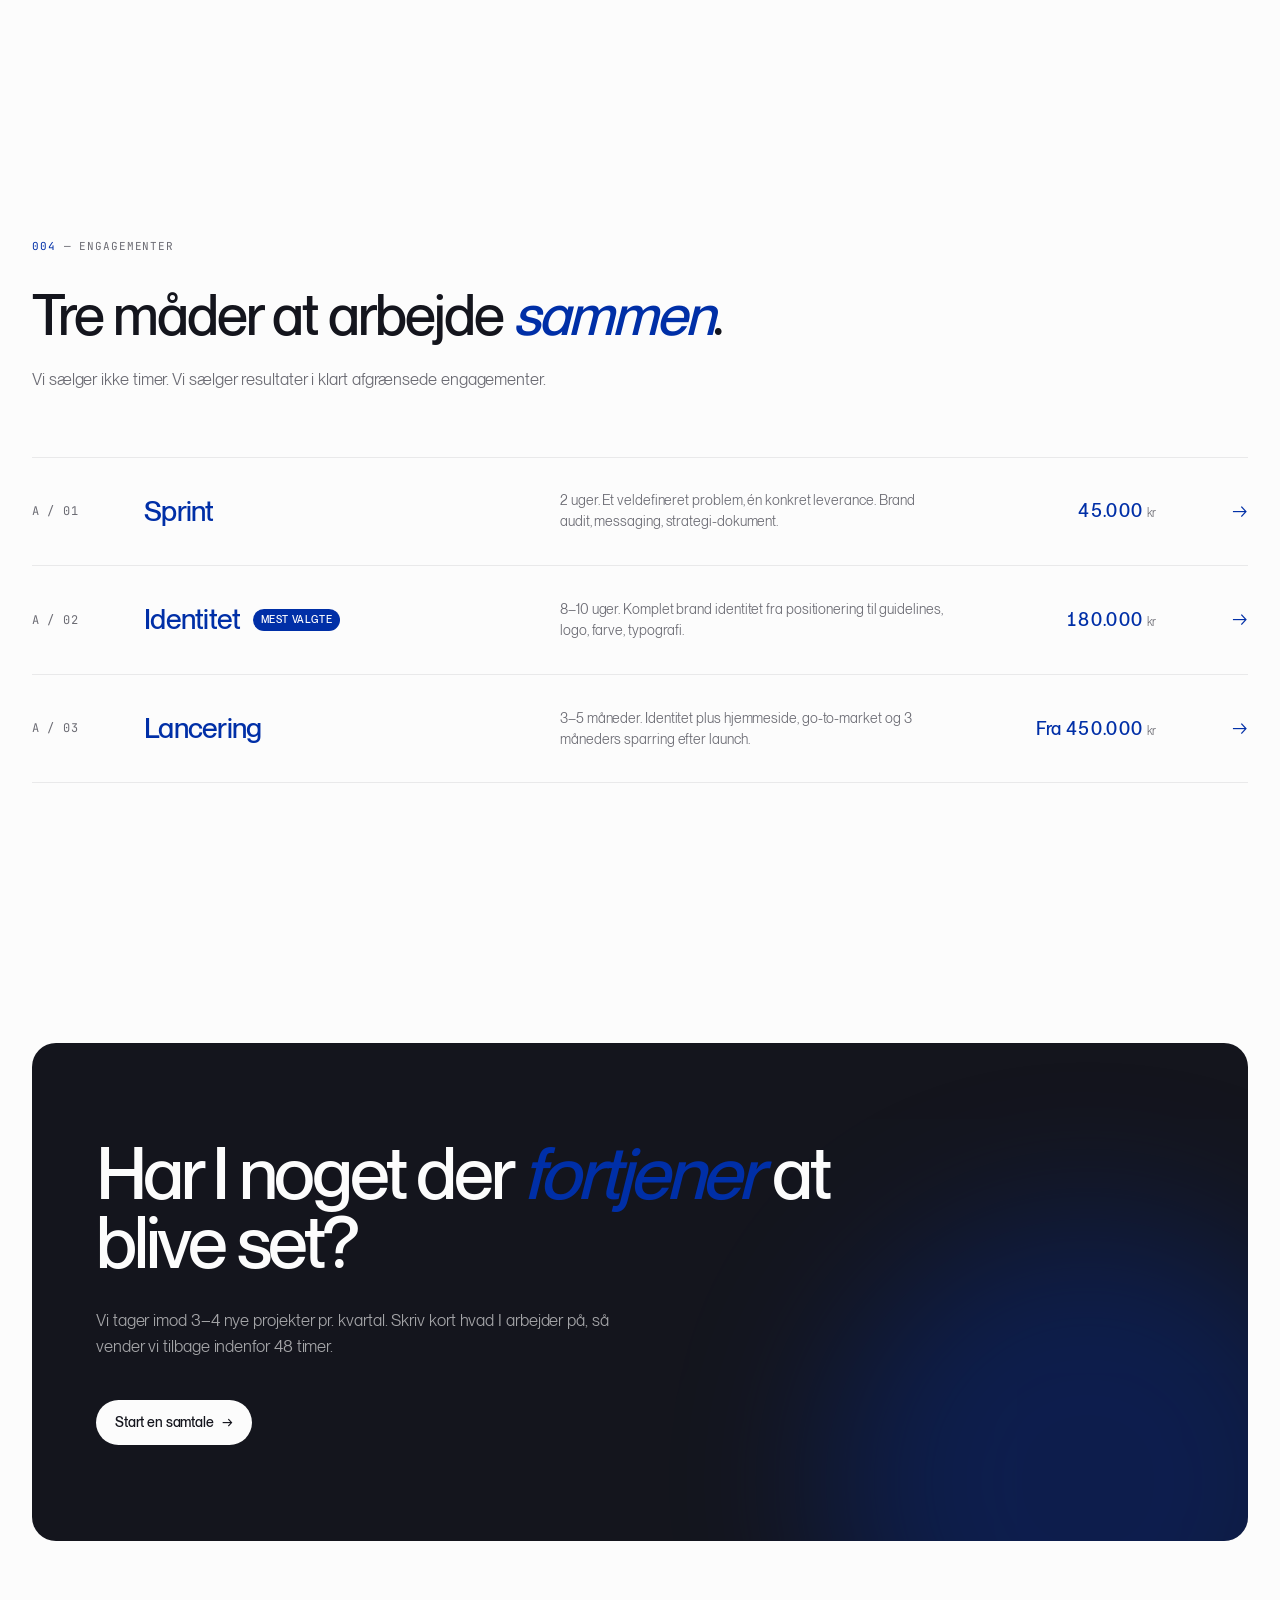
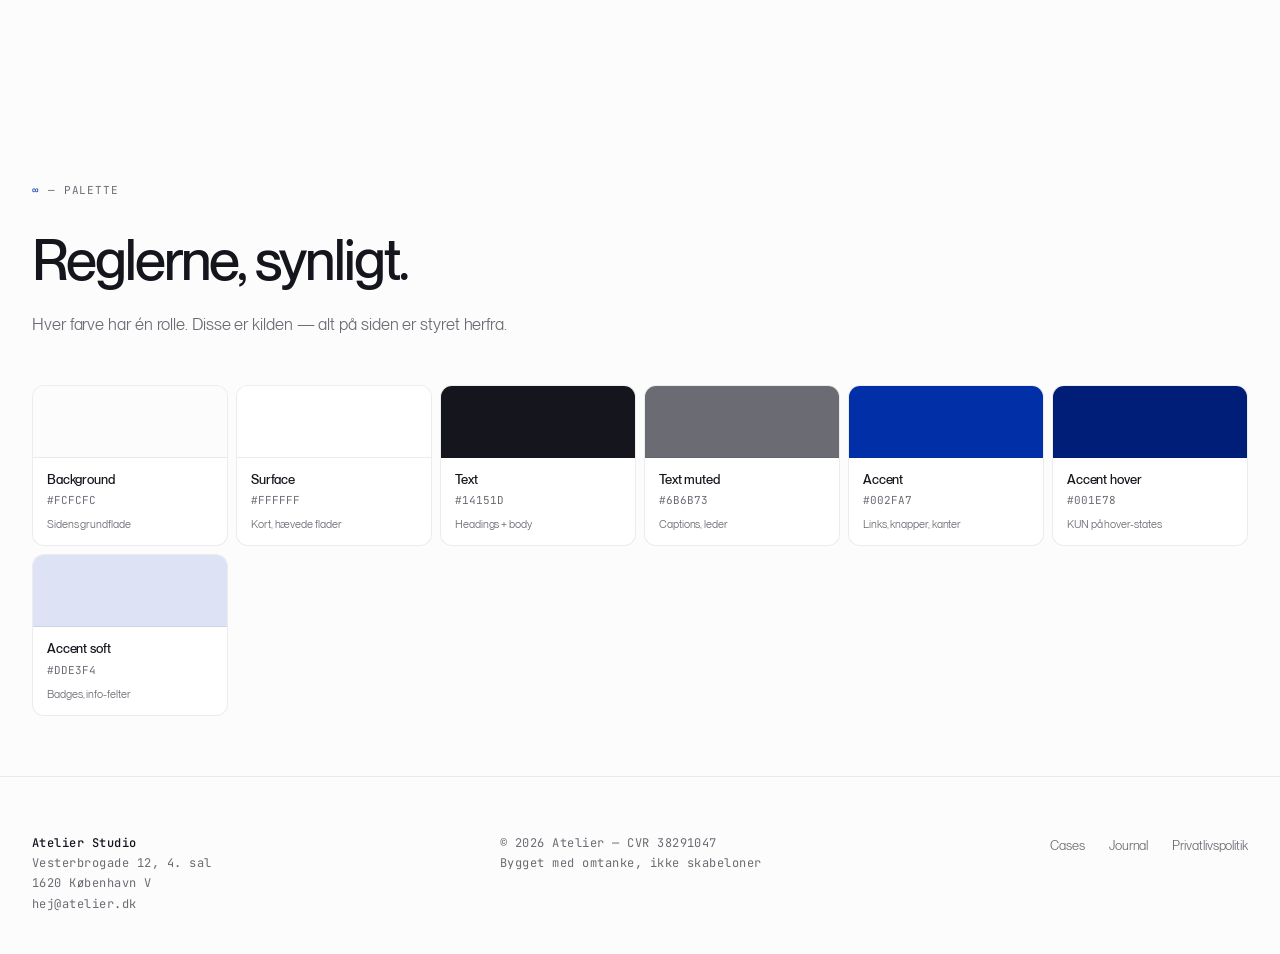
<file: preview-klein.html>
<!DOCTYPE html>
<html lang="da">
<head>
  <meta charset="UTF-8">
  <meta name="viewport" content="width=device-width, initial-scale=1.0">
  <title>Atelier · Klein</title>
  <link rel="stylesheet" href="styles.css">
  <style>
    /* PALETTE — Klein */
    :root {
      --bg:            #FCFCFC;
      --surface:       #FFFFFF;
      --text:          #14151D;
      --text-muted:    #6B6B73;
      --accent:        #002FA7;
      --accent-hover:  #001E78;
      --accent-soft:   #DDE3F4;
      --border:        rgba(20, 21, 29, 0.08);
      --border-strong: rgba(20, 21, 29, 0.16);
    }
  </style>
</head>
<body>

  <nav>
    <div class="container nav-inner">
      <a href="#" class="logo">Atelier<span class="asterisk">*</span></a>
      <div class="nav-meta">
        <span>CPH</span>
        <span class="nav-meta-dot"></span>
        <span>EST. 2018</span>
        <span class="nav-meta-dot"></span>
        <span>Q3 åben</span>
      </div>
      <a href="#kontakt" class="btn btn-primary">Lad os tale <span class="arrow">→</span></a>
    </div>
  </nav>

  <header class="hero">
    <div class="container">
      <div class="hero-meta">
        <span class="hero-meta-dot"></span>
        <span>2026 / Q3 / Tager nye projekter</span>
      </div>
      <h1>Brands der<br>virker. Ikke<br>bare <em>set ud</em>.</h1>
      <div class="hero-bottom">
        <p class="hero-lede">Et studio for ambitiøse virksomheder der ved, at design ikke er dekoration — men beslutninger der kan forsvares i et bestyrelseslokale.</p>
        <div class="hero-actions">
          <a href="#tilgang" class="btn btn-accent">Se vores arbejde <span class="arrow">→</span></a>
          <a href="#kontakt" class="btn btn-secondary">Book en samtale</a>
        </div>
      </div>
    </div>
  </header>

  <div class="marquee">
    <div class="marquee-track">
      <span>Brand strategi</span><span class="ast">✱</span>
      <span>Visuel identitet</span><span class="ast">✱</span>
      <span>Digitalt design</span><span class="ast">✱</span>
      <span>Art direction</span><span class="ast">✱</span>
      <span>Editorial design</span><span class="ast">✱</span>
      <span>Type design</span><span class="ast">✱</span>
      <span>Brand strategi</span><span class="ast">✱</span>
      <span>Visuel identitet</span><span class="ast">✱</span>
      <span>Digitalt design</span><span class="ast">✱</span>
      <span>Art direction</span><span class="ast">✱</span>
      <span>Editorial design</span><span class="ast">✱</span>
      <span>Type design</span><span class="ast">✱</span>
    </div>
  </div>

  <section id="tilgang">
    <div class="container">
      <div class="section-meta"><span class="section-meta-num">001</span> — Tilgang</div>
      <h2 class="section-title">Tre discipliner. <em>Én</em> rød tråd.</h2>
      <p class="section-intro">Vi behandler ikke design som dekoration. Hver beslutning starter i strategi og slutter i målbare resultater.</p>

      <div class="bento">
        <div class="cell cell-1">
          <div>
            <div class="cell-tag">Kerneydelse</div>
            <div class="cell-label"><span class="num">A</span> / Strategi før æstetik</div>
          </div>
          <h3>Vi skriver først hvad I står for. Først bagefter rører vi farveblanderen.</h3>
        </div>

        <div class="cell cell-2">
          <div class="cell-label"><span class="num">B</span> / Identitet</div>
          <h3>Logo, type, farve — bygget til at vokse.</h3>
        </div>

        <div class="cell cell-3">
          <div class="cell-label"><span class="num">C</span> / Digitalt</div>
          <h3>Sites og produkter der konverterer.</h3>
        </div>

        <div class="cell cell-4">
          <div class="cell-label">Status</div>
          <div>
            <h3>3–4 projekter<br>pr. kvartal.</h3>
            <a href="#" class="cell-link">Se ledige slots →</a>
          </div>
        </div>

        <div class="cell cell-5">
          <div class="cell-label">Lokation</div>
          <div>
            <h3>Vesterbrogade 12,<br>4. sal · KBH.</h3>
            <a href="#" class="cell-link">Få vejvisning →</a>
          </div>
        </div>
      </div>
    </div>
  </section>

  <section style="padding-top: 0;">
    <div class="container">
      <div class="section-meta"><span class="section-meta-num">002</span> — I tal</div>
      <h2 class="section-title">Otte år. Det vigtige.</h2>

      <div class="numbers-band">
        <div class="number">
          <div class="number-value">120<em>+</em></div>
          <div class="number-label">Brands lanceret</div>
        </div>
        <div class="number">
          <div class="number-value">24</div>
          <div class="number-label">Awards</div>
        </div>
        <div class="number">
          <div class="number-value">92<em>%</em></div>
          <div class="number-label">Genkøb</div>
        </div>
        <div class="number">
          <div class="number-value">8</div>
          <div class="number-label">År i drift</div>
        </div>
      </div>
    </div>
  </section>

  <section class="quote-section">
    <div class="container-narrow">
      <div class="section-meta"><span class="section-meta-num">003</span> — Stemme fra rummet</div>
      <p class="quote-text">De lavede ikke bare et logo. De fandt det sprog vi havde manglet i fem år og pakkede det ind i et udtryk der får os til at føle os som dem vi er på vores bedste dage.</p>
      <div class="quote-author">
        <div class="quote-avatar">MH</div>
        <div>
          <div class="quote-name">Maja Hansen</div>
          <div class="quote-role">Founder · Nordlys Capital</div>
        </div>
      </div>
    </div>
  </section>

  <section id="engagementer">
    <div class="container">
      <div class="section-meta"><span class="section-meta-num">004</span> — Engagementer</div>
      <h2 class="section-title">Tre måder at arbejde <em>sammen</em>.</h2>
      <p class="section-intro">Vi sælger ikke timer. Vi sælger resultater i klart afgrænsede engagementer.</p>

      <div class="engagements">
        <a href="#" class="engagement">
          <div class="engagement-num">A / 01</div>
          <div class="engagement-name">Sprint</div>
          <div class="engagement-desc">2 uger. Et veldefineret problem, én konkret leverance. Brand audit, messaging, strategi-dokument.</div>
          <div class="engagement-price">45.000 <em>kr</em></div>
          <div class="engagement-arrow">→</div>
        </a>
        <a href="#" class="engagement engagement-featured">
          <div class="engagement-num">A / 02</div>
          <div class="engagement-name">Identitet</div>
          <div class="engagement-desc">8–10 uger. Komplet brand identitet fra positionering til guidelines, logo, farve, typografi.</div>
          <div class="engagement-price">180.000 <em>kr</em></div>
          <div class="engagement-arrow">→</div>
        </a>
        <a href="#" class="engagement">
          <div class="engagement-num">A / 03</div>
          <div class="engagement-name">Lancering</div>
          <div class="engagement-desc">3–5 måneder. Identitet plus hjemmeside, go-to-market og 3 måneders sparring efter launch.</div>
          <div class="engagement-price">Fra 450.000 <em>kr</em></div>
          <div class="engagement-arrow">→</div>
        </a>
      </div>
    </div>
  </section>

  <section class="cta-section" id="kontakt">
    <div class="container">
      <div class="cta-card">
        <h2>Har I noget der <em>fortjener</em> at blive set?</h2>
        <p>Vi tager imod 3–4 nye projekter pr. kvartal. Skriv kort hvad I arbejder på, så vender vi tilbage indenfor 48 timer.</p>
        <a href="mailto:hej@atelier.dk" class="btn btn-primary">Start en samtale <span class="arrow">→</span></a>
      </div>
    </div>
  </section>

  <section class="palette-section">
    <div class="container">
      <div class="section-meta"><span class="section-meta-num">∞</span> — Palette</div>
      <h2 class="section-title">Reglerne, synligt.</h2>
      <p class="section-intro">Hver farve har én rolle. Disse er kilden — alt på siden er styret herfra.</p>
      <div class="palette-grid">
        <div class="palette-item"><div class="palette-swatch" style="background: #FCFCFC;"></div><div class="palette-info"><div class="palette-name">Background</div><div class="palette-hex">#FCFCFC</div><div class="palette-use">Sidens grundflade</div></div></div>
        <div class="palette-item"><div class="palette-swatch" style="background: #FFFFFF;"></div><div class="palette-info"><div class="palette-name">Surface</div><div class="palette-hex">#FFFFFF</div><div class="palette-use">Kort, hævede flader</div></div></div>
        <div class="palette-item"><div class="palette-swatch" style="background: #14151D;"></div><div class="palette-info"><div class="palette-name">Text</div><div class="palette-hex">#14151D</div><div class="palette-use">Headings + body</div></div></div>
        <div class="palette-item"><div class="palette-swatch" style="background: #6B6B73;"></div><div class="palette-info"><div class="palette-name">Text muted</div><div class="palette-hex">#6B6B73</div><div class="palette-use">Captions, leder</div></div></div>
        <div class="palette-item"><div class="palette-swatch" style="background: #002FA7;"></div><div class="palette-info"><div class="palette-name">Accent</div><div class="palette-hex">#002FA7</div><div class="palette-use">Links, knapper, kanter</div></div></div>
        <div class="palette-item"><div class="palette-swatch" style="background: #001E78;"></div><div class="palette-info"><div class="palette-name">Accent hover</div><div class="palette-hex">#001E78</div><div class="palette-use">KUN på hover-states</div></div></div>
        <div class="palette-item"><div class="palette-swatch" style="background: #DDE3F4;"></div><div class="palette-info"><div class="palette-name">Accent soft</div><div class="palette-hex">#DDE3F4</div><div class="palette-use">Badges, info-felter</div></div></div>
      </div>
    </div>
  </section>

  <footer>
    <div class="container footer-inner">
      <div class="footer-block">
        <strong>Atelier Studio</strong><br>
        Vesterbrogade 12, 4. sal<br>
        1620 København V<br>
        hej@atelier.dk
      </div>
      <div class="footer-block">
        © 2026 Atelier — CVR 38291047<br>
        Bygget med omtanke, ikke skabeloner
      </div>
      <ul class="footer-links">
        <li><a href="#">Cases</a></li>
        <li><a href="#">Journal</a></li>
        <li><a href="#">Privatlivspolitik</a></li>
      </ul>
    </div>
  </footer>

  <div class="variant-nav">
    <a href="preview-vermillion.html">Vermillion</a>
    <a href="preview-cinnabar.html">Cinnabar</a>
    <a href="preview-flame.html">Flame</a>
    <a href="preview-klein.html" class="active">Klein</a>
    <a href="preview-forest.html">Forest</a>
    <a href="preview-rosso.html">Rosso</a>
    <a href="preview-schiap.html">Schiap</a>
    <a href="preview-plum.html">Plum</a>
    <a href="preview-tangerine.html">Tangerine</a>
    <a href="preview-solar.html">Solar</a>
  </div>

  <script src="script.js"></script>
</body>
</html>
</file>
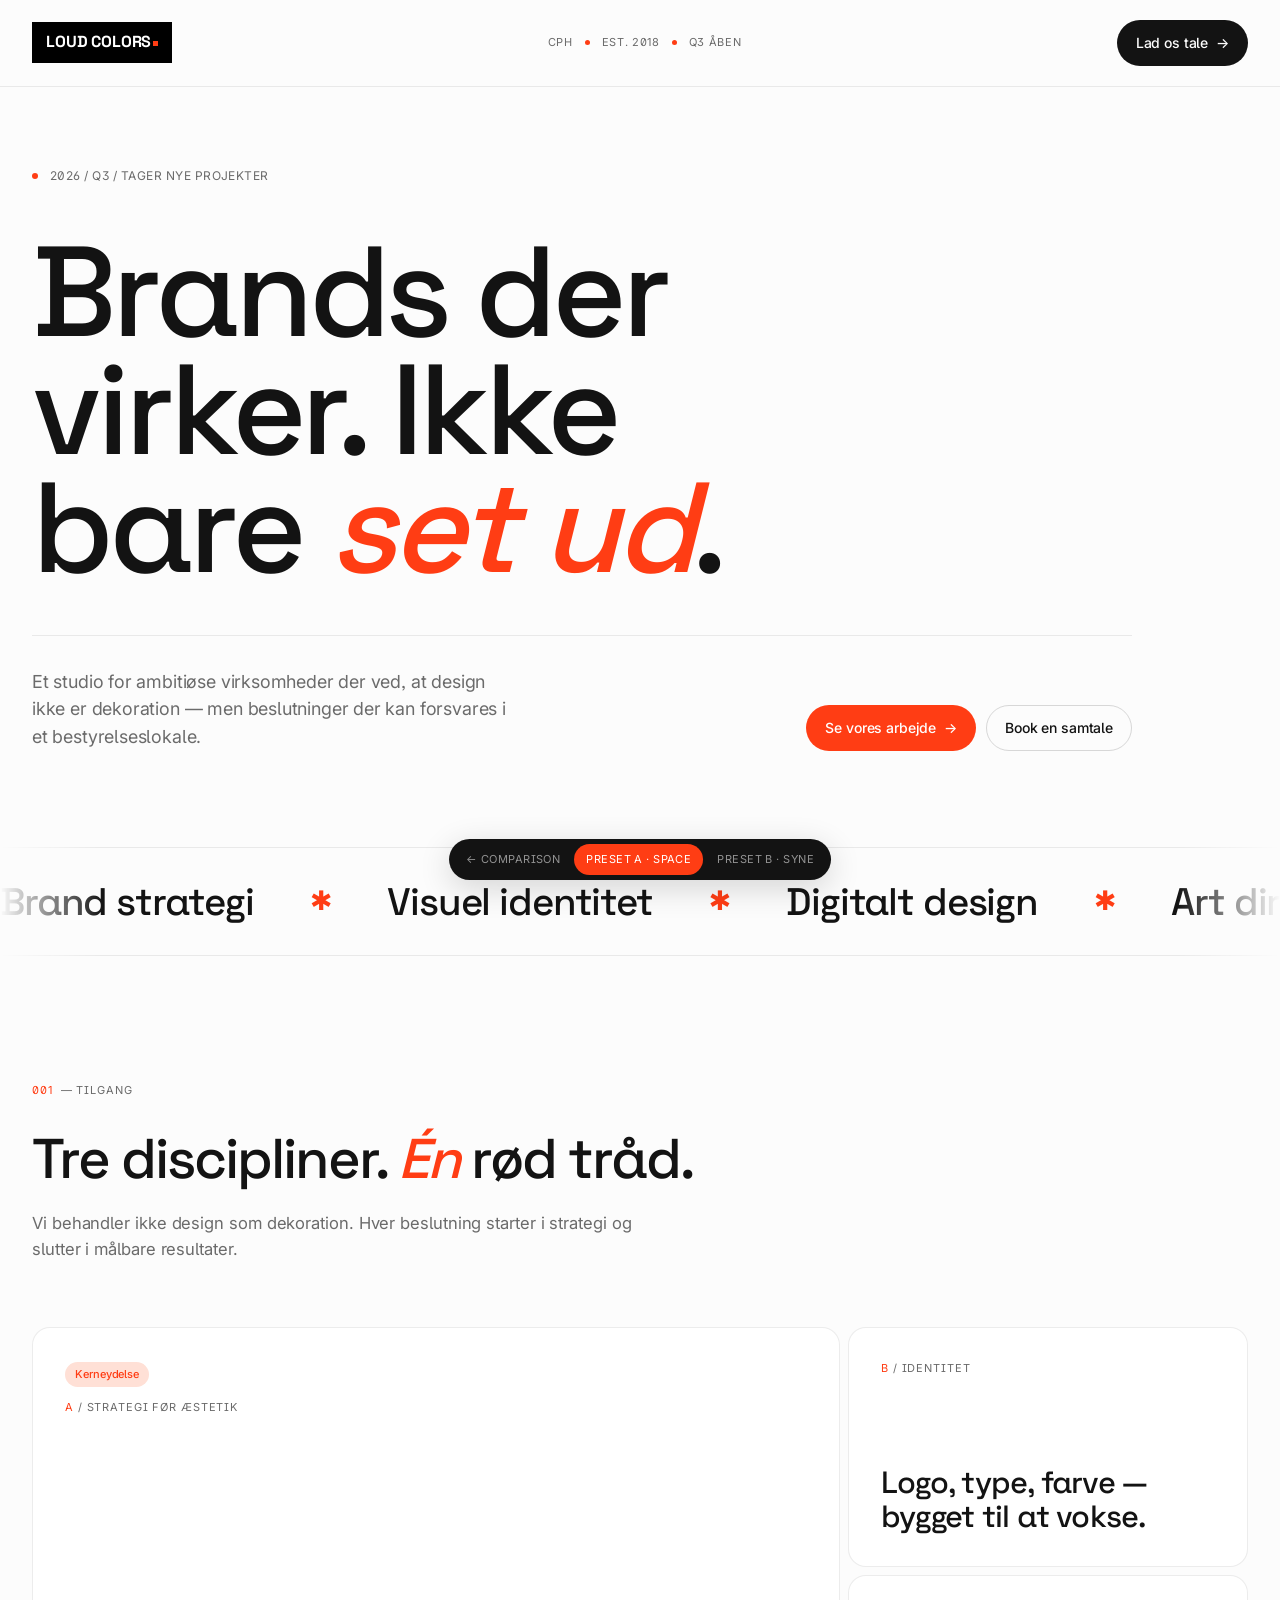
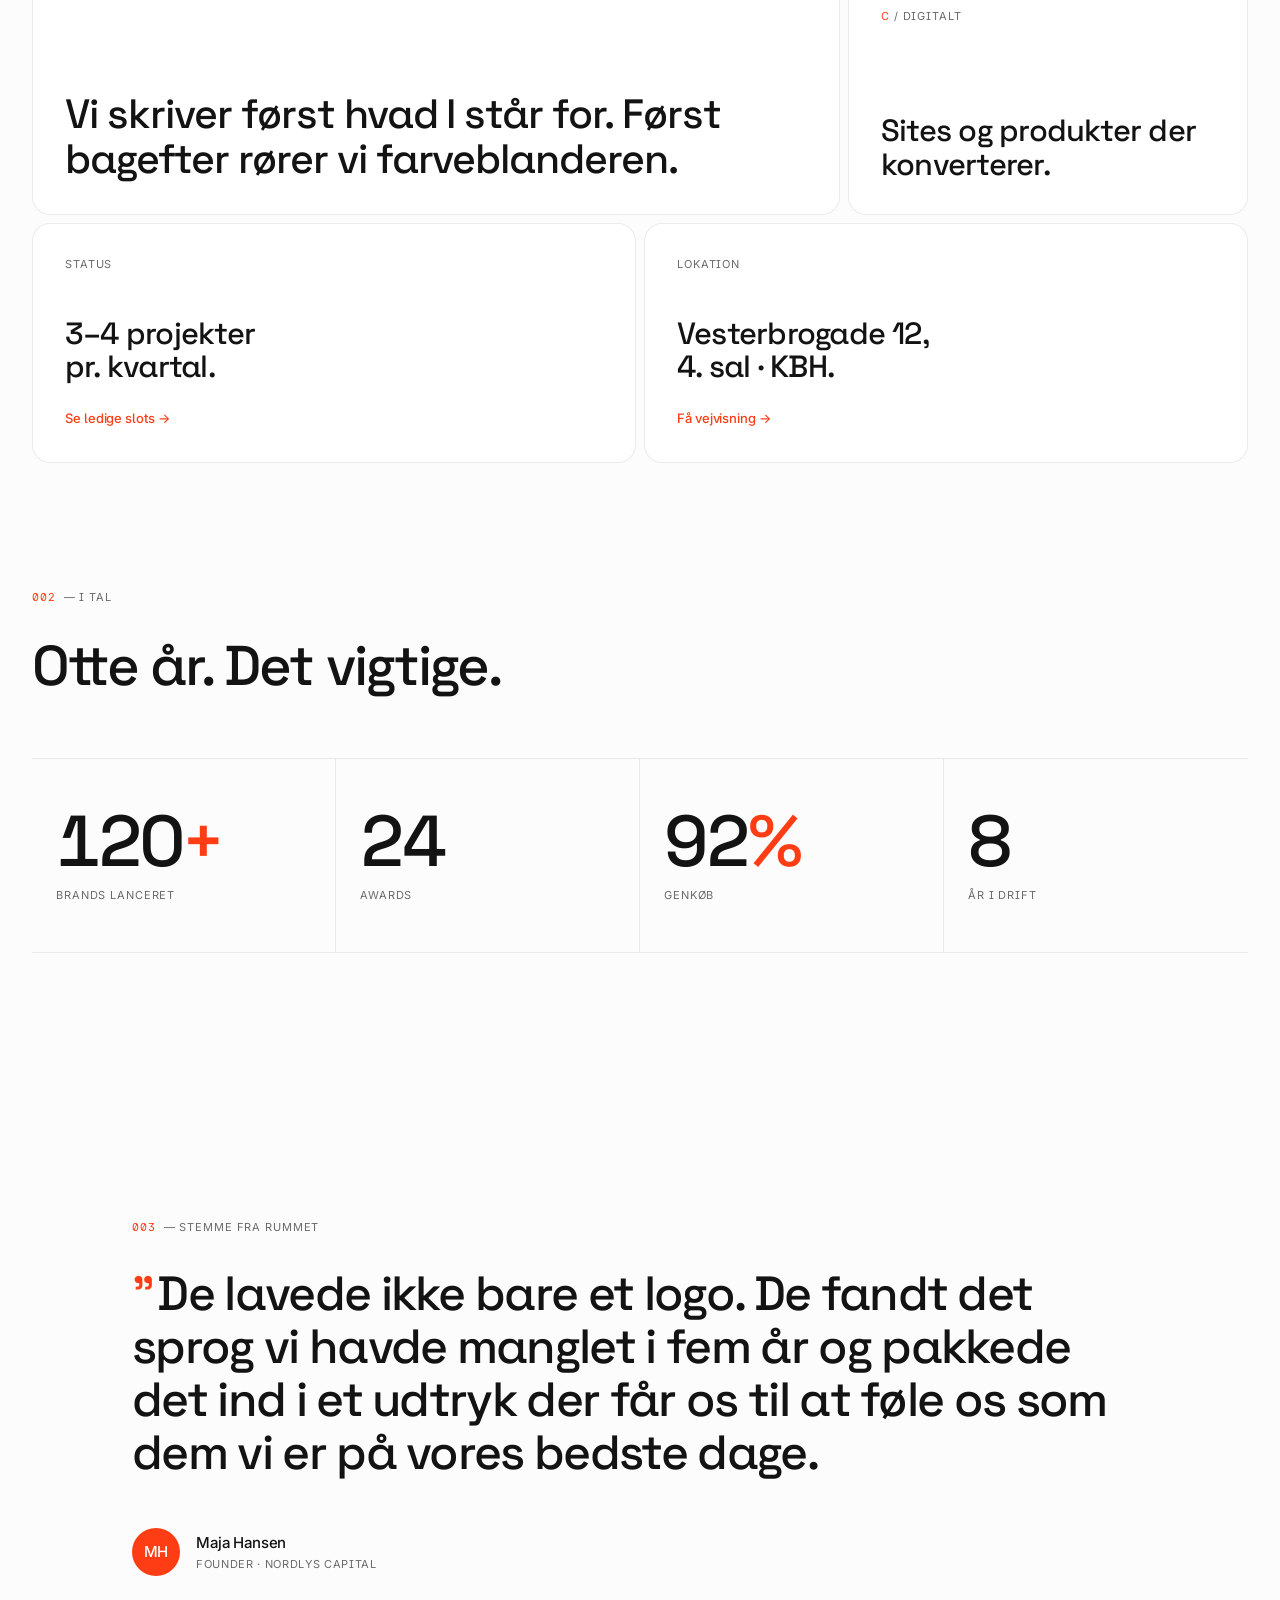
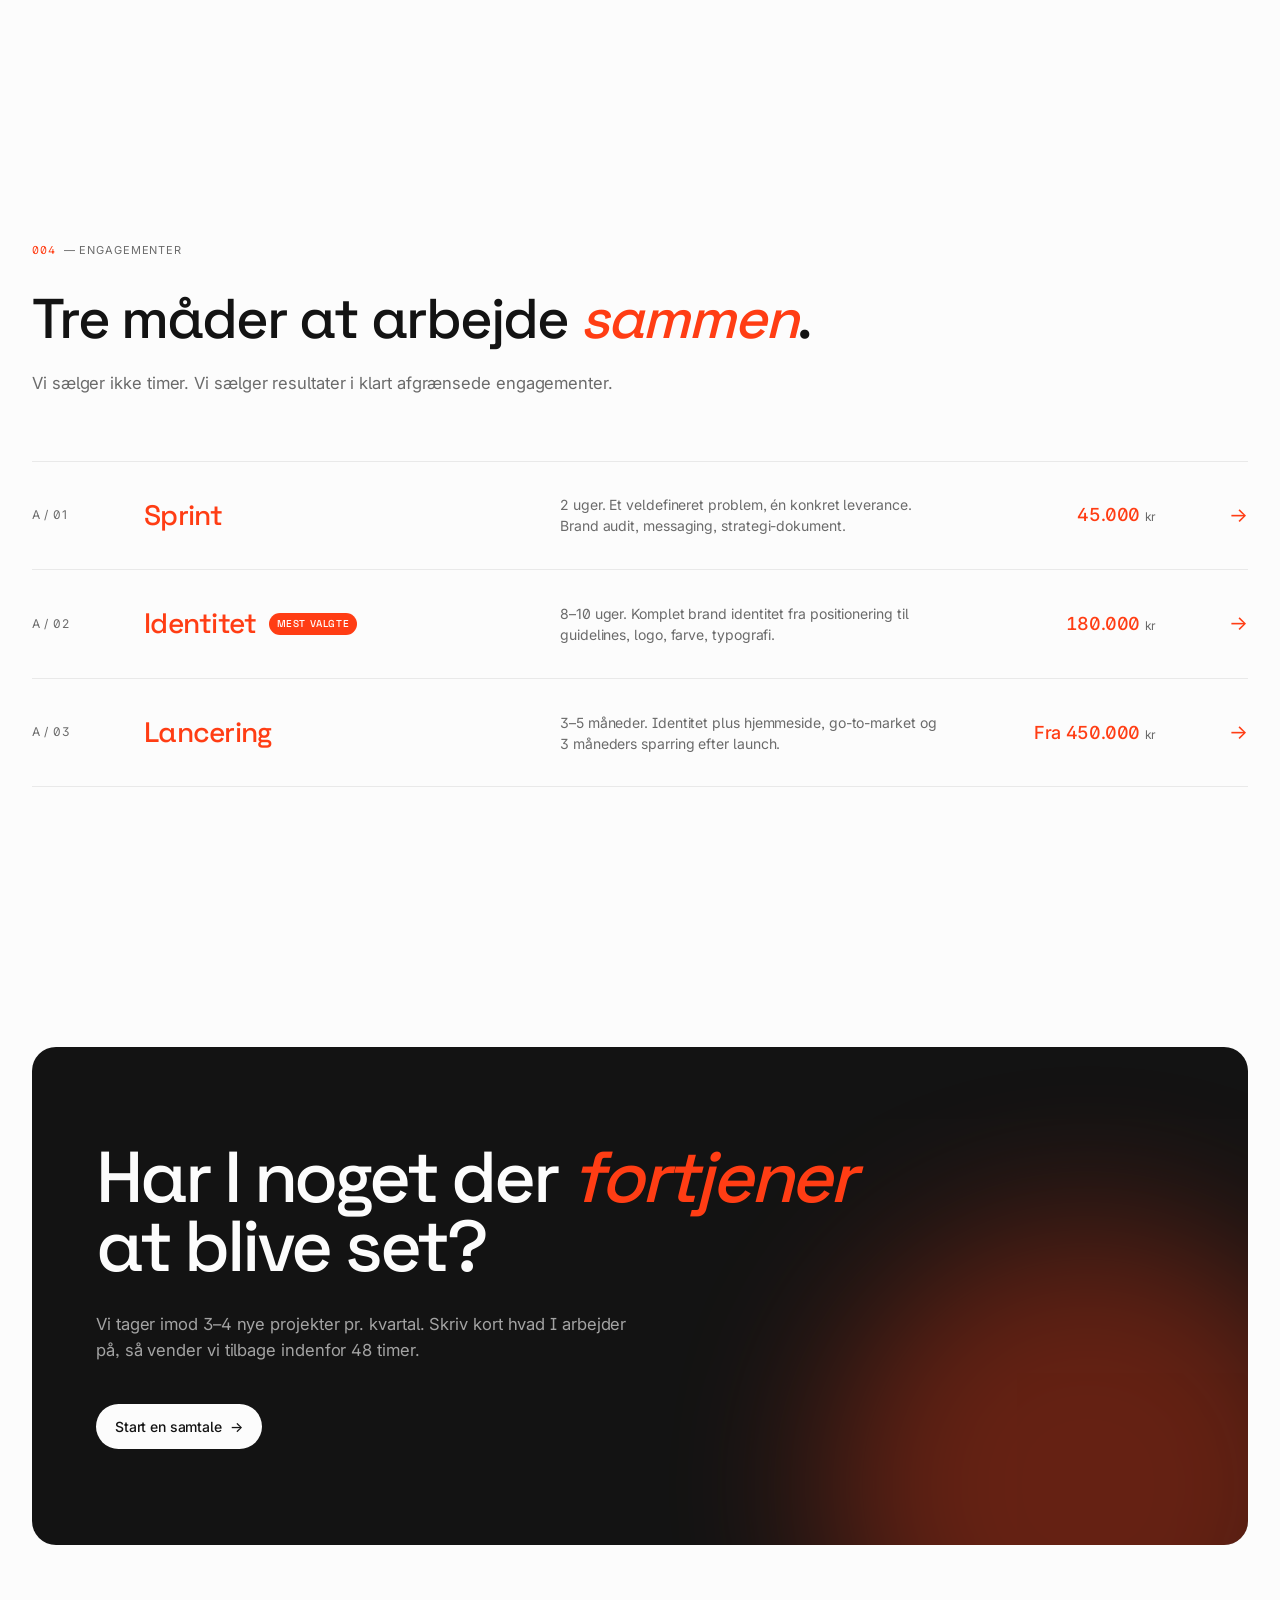
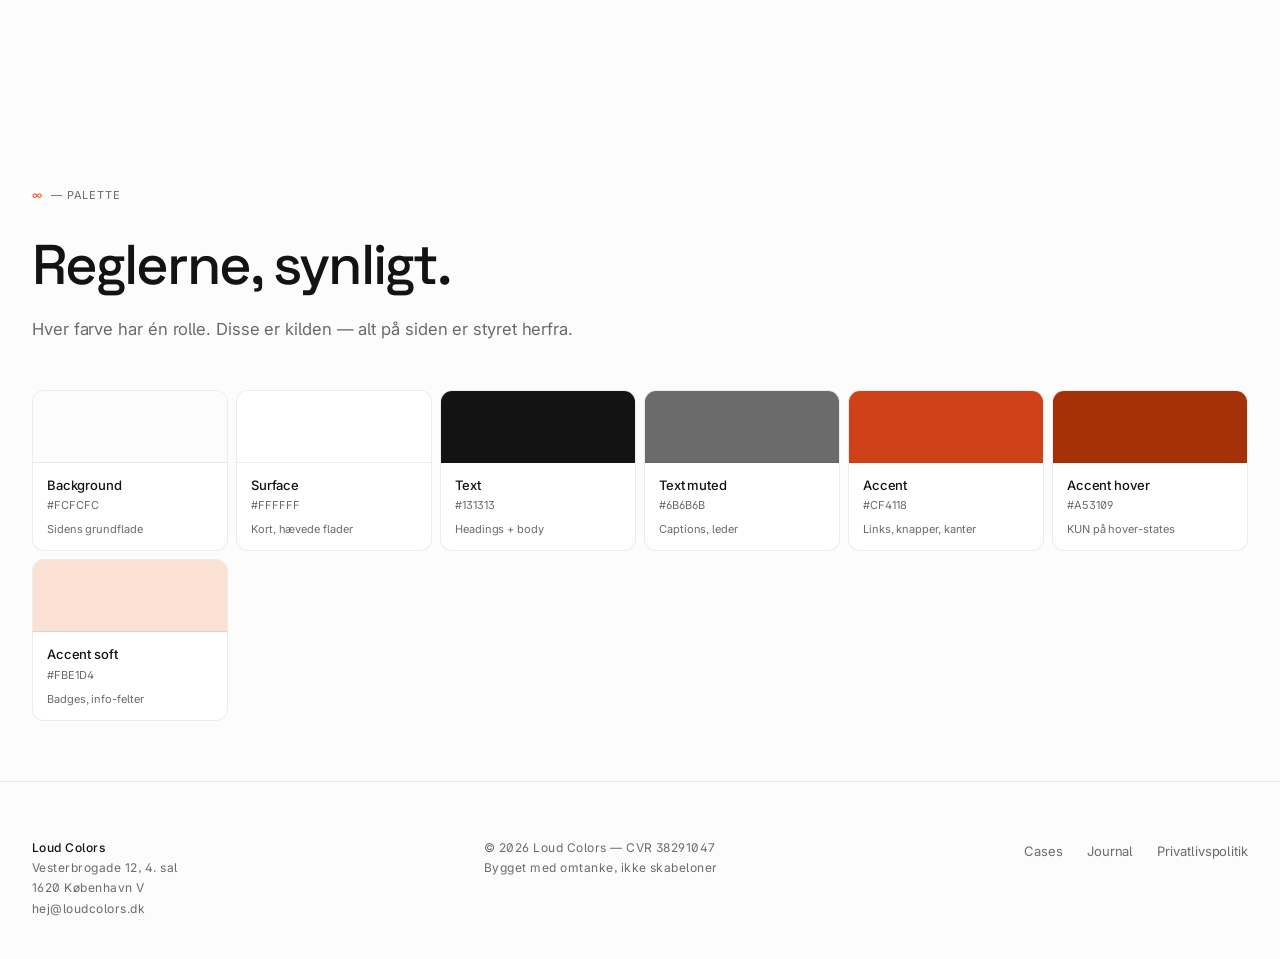
<file: preview-loud-space.html>
<!DOCTYPE html>
<html lang="da">
<head>
  <meta charset="UTF-8">
  <meta name="viewport" content="width=device-width, initial-scale=1.0">
  <title>Loud Colors · Preset A (Space + Inter)</title>
  <link rel="preconnect" href="https://fonts.googleapis.com">
  <link rel="preconnect" href="https://fonts.gstatic.com" crossorigin>
  <link rel="stylesheet" href="https://fonts.googleapis.com/css2?family=Space+Grotesk:wght@400;500;700&family=Inter:wght@400;500&display=swap">
  <link rel="stylesheet" href="styles.css">
  <style>
    /* PALETTE — Loud Colors / Preset A · Space + Inter + Box logo */
    :root {
      --bg:            #FCFCFC;
      --surface:       #FFFFFF;
      --text:          #131313;
      --text-muted:    #6B6B6B;
      --accent:        #FF3D14;
      --accent-hover:  #D62E0B;
      --accent-soft:   #FFE0D6;
      --border:        rgba(19, 19, 19, 0.08);
      --border-strong: rgba(19, 19, 19, 0.16);
      --font-heading:  'Space Grotesk', -apple-system, system-ui, sans-serif;
      --font-body:     'Inter', -apple-system, system-ui, sans-serif;
    }
    /* Loud Colors box logo i nav */
    .logo-box {
      display: inline-flex; align-items: center;
      background: #000; padding: 8px 14px;
      text-decoration: none;
    }
    .logo-box-text {
      font-family: 'Space Grotesk', sans-serif;
      font-weight: 700; font-size: 16px;
      letter-spacing: -0.01em; color: #fff;
      text-transform: uppercase;
      display: inline-flex; align-items: baseline; gap: 2px;
    }
    .logo-box-dot {
      display: inline-block; width: 5px; height: 5px;
      background: #FF3D14; transform: translateY(-1px);
    }
    /* Heading-uppercase setup for Space Grotesk hero punch */
    .hero h1 { letter-spacing: -0.04em; }
  </style>
</head>
<body>

  <nav>
    <div class="container nav-inner">
      <a href="#" class="logo-box"><span class="logo-box-text">LOUD COLORS<span class="logo-box-dot"></span></span></a>
      <div class="nav-meta">
        <span>CPH</span>
        <span class="nav-meta-dot"></span>
        <span>EST. 2018</span>
        <span class="nav-meta-dot"></span>
        <span>Q3 åben</span>
      </div>
      <a href="#kontakt" class="btn btn-primary">Lad os tale <span class="arrow">→</span></a>
    </div>
  </nav>

  <header class="hero">
    <div class="container">
      <div class="hero-meta">
        <span class="hero-meta-dot"></span>
        <span>2026 / Q3 / Tager nye projekter</span>
      </div>
      <h1>Brands der<br>virker. Ikke<br>bare <em>set ud</em>.</h1>
      <div class="hero-bottom">
        <p class="hero-lede">Et studio for ambitiøse virksomheder der ved, at design ikke er dekoration — men beslutninger der kan forsvares i et bestyrelseslokale.</p>
        <div class="hero-actions">
          <a href="#tilgang" class="btn btn-accent">Se vores arbejde <span class="arrow">→</span></a>
          <a href="#kontakt" class="btn btn-secondary">Book en samtale</a>
        </div>
      </div>
    </div>
  </header>

  <div class="marquee">
    <div class="marquee-track">
      <span>Brand strategi</span><span class="ast">✱</span>
      <span>Visuel identitet</span><span class="ast">✱</span>
      <span>Digitalt design</span><span class="ast">✱</span>
      <span>Art direction</span><span class="ast">✱</span>
      <span>Editorial design</span><span class="ast">✱</span>
      <span>Type design</span><span class="ast">✱</span>
      <span>Brand strategi</span><span class="ast">✱</span>
      <span>Visuel identitet</span><span class="ast">✱</span>
      <span>Digitalt design</span><span class="ast">✱</span>
      <span>Art direction</span><span class="ast">✱</span>
      <span>Editorial design</span><span class="ast">✱</span>
      <span>Type design</span><span class="ast">✱</span>
    </div>
  </div>

  <section id="tilgang">
    <div class="container">
      <div class="section-meta"><span class="section-meta-num">001</span> — Tilgang</div>
      <h2 class="section-title">Tre discipliner. <em>Én</em> rød tråd.</h2>
      <p class="section-intro">Vi behandler ikke design som dekoration. Hver beslutning starter i strategi og slutter i målbare resultater.</p>

      <div class="bento">
        <div class="cell cell-1">
          <div>
            <div class="cell-tag">Kerneydelse</div>
            <div class="cell-label"><span class="num">A</span> / Strategi før æstetik</div>
          </div>
          <h3>Vi skriver først hvad I står for. Først bagefter rører vi farveblanderen.</h3>
        </div>

        <div class="cell cell-2">
          <div class="cell-label"><span class="num">B</span> / Identitet</div>
          <h3>Logo, type, farve — bygget til at vokse.</h3>
        </div>

        <div class="cell cell-3">
          <div class="cell-label"><span class="num">C</span> / Digitalt</div>
          <h3>Sites og produkter der konverterer.</h3>
        </div>

        <div class="cell cell-4">
          <div class="cell-label">Status</div>
          <div>
            <h3>3–4 projekter<br>pr. kvartal.</h3>
            <a href="#" class="cell-link">Se ledige slots →</a>
          </div>
        </div>

        <div class="cell cell-5">
          <div class="cell-label">Lokation</div>
          <div>
            <h3>Vesterbrogade 12,<br>4. sal · KBH.</h3>
            <a href="#" class="cell-link">Få vejvisning →</a>
          </div>
        </div>
      </div>
    </div>
  </section>

  <section style="padding-top: 0;">
    <div class="container">
      <div class="section-meta"><span class="section-meta-num">002</span> — I tal</div>
      <h2 class="section-title">Otte år. Det vigtige.</h2>

      <div class="numbers-band">
        <div class="number">
          <div class="number-value">120<em>+</em></div>
          <div class="number-label">Brands lanceret</div>
        </div>
        <div class="number">
          <div class="number-value">24</div>
          <div class="number-label">Awards</div>
        </div>
        <div class="number">
          <div class="number-value">92<em>%</em></div>
          <div class="number-label">Genkøb</div>
        </div>
        <div class="number">
          <div class="number-value">8</div>
          <div class="number-label">År i drift</div>
        </div>
      </div>
    </div>
  </section>

  <section class="quote-section">
    <div class="container-narrow">
      <div class="section-meta"><span class="section-meta-num">003</span> — Stemme fra rummet</div>
      <p class="quote-text">De lavede ikke bare et logo. De fandt det sprog vi havde manglet i fem år og pakkede det ind i et udtryk der får os til at føle os som dem vi er på vores bedste dage.</p>
      <div class="quote-author">
        <div class="quote-avatar">MH</div>
        <div>
          <div class="quote-name">Maja Hansen</div>
          <div class="quote-role">Founder · Nordlys Capital</div>
        </div>
      </div>
    </div>
  </section>

  <section id="engagementer">
    <div class="container">
      <div class="section-meta"><span class="section-meta-num">004</span> — Engagementer</div>
      <h2 class="section-title">Tre måder at arbejde <em>sammen</em>.</h2>
      <p class="section-intro">Vi sælger ikke timer. Vi sælger resultater i klart afgrænsede engagementer.</p>

      <div class="engagements">
        <a href="#" class="engagement">
          <div class="engagement-num">A / 01</div>
          <div class="engagement-name">Sprint</div>
          <div class="engagement-desc">2 uger. Et veldefineret problem, én konkret leverance. Brand audit, messaging, strategi-dokument.</div>
          <div class="engagement-price">45.000 <em>kr</em></div>
          <div class="engagement-arrow">→</div>
        </a>
        <a href="#" class="engagement engagement-featured">
          <div class="engagement-num">A / 02</div>
          <div class="engagement-name">Identitet</div>
          <div class="engagement-desc">8–10 uger. Komplet brand identitet fra positionering til guidelines, logo, farve, typografi.</div>
          <div class="engagement-price">180.000 <em>kr</em></div>
          <div class="engagement-arrow">→</div>
        </a>
        <a href="#" class="engagement">
          <div class="engagement-num">A / 03</div>
          <div class="engagement-name">Lancering</div>
          <div class="engagement-desc">3–5 måneder. Identitet plus hjemmeside, go-to-market og 3 måneders sparring efter launch.</div>
          <div class="engagement-price">Fra 450.000 <em>kr</em></div>
          <div class="engagement-arrow">→</div>
        </a>
      </div>
    </div>
  </section>

  <section class="cta-section" id="kontakt">
    <div class="container">
      <div class="cta-card">
        <h2>Har I noget der <em>fortjener</em> at blive set?</h2>
        <p>Vi tager imod 3–4 nye projekter pr. kvartal. Skriv kort hvad I arbejder på, så vender vi tilbage indenfor 48 timer.</p>
        <a href="mailto:hej@loudcolors.dk" class="btn btn-primary">Start en samtale <span class="arrow">→</span></a>
      </div>
    </div>
  </section>

  <section class="palette-section">
    <div class="container">
      <div class="section-meta"><span class="section-meta-num">∞</span> — Palette</div>
      <h2 class="section-title">Reglerne, synligt.</h2>
      <p class="section-intro">Hver farve har én rolle. Disse er kilden — alt på siden er styret herfra.</p>
      <div class="palette-grid">
        <div class="palette-item"><div class="palette-swatch" style="background: #FCFCFC;"></div><div class="palette-info"><div class="palette-name">Background</div><div class="palette-hex">#FCFCFC</div><div class="palette-use">Sidens grundflade</div></div></div>
        <div class="palette-item"><div class="palette-swatch" style="background: #FFFFFF;"></div><div class="palette-info"><div class="palette-name">Surface</div><div class="palette-hex">#FFFFFF</div><div class="palette-use">Kort, hævede flader</div></div></div>
        <div class="palette-item"><div class="palette-swatch" style="background: #131313;"></div><div class="palette-info"><div class="palette-name">Text</div><div class="palette-hex">#131313</div><div class="palette-use">Headings + body</div></div></div>
        <div class="palette-item"><div class="palette-swatch" style="background: #6B6B6B;"></div><div class="palette-info"><div class="palette-name">Text muted</div><div class="palette-hex">#6B6B6B</div><div class="palette-use">Captions, leder</div></div></div>
        <div class="palette-item"><div class="palette-swatch" style="background: #CF4118;"></div><div class="palette-info"><div class="palette-name">Accent</div><div class="palette-hex">#CF4118</div><div class="palette-use">Links, knapper, kanter</div></div></div>
        <div class="palette-item"><div class="palette-swatch" style="background: #A53109;"></div><div class="palette-info"><div class="palette-name">Accent hover</div><div class="palette-hex">#A53109</div><div class="palette-use">KUN på hover-states</div></div></div>
        <div class="palette-item"><div class="palette-swatch" style="background: #FBE1D4;"></div><div class="palette-info"><div class="palette-name">Accent soft</div><div class="palette-hex">#FBE1D4</div><div class="palette-use">Badges, info-felter</div></div></div>
      </div>
    </div>
  </section>

  <footer>
    <div class="container footer-inner">
      <div class="footer-block">
        <strong>Loud Colors</strong><br>
        Vesterbrogade 12, 4. sal<br>
        1620 København V<br>
        hej@loudcolors.dk
      </div>
      <div class="footer-block">
        © 2026 Loud Colors — CVR 38291047<br>
        Bygget med omtanke, ikke skabeloner
      </div>
      <ul class="footer-links">
        <li><a href="#">Cases</a></li>
        <li><a href="#">Journal</a></li>
        <li><a href="#">Privatlivspolitik</a></li>
      </ul>
    </div>
  </footer>

  <div class="variant-nav">
    <a href="compare-loud.html">← Comparison</a>
    <a href="preview-loud-space.html" class="active">Preset A · Space</a>
    <a href="preview-loud-syne.html">Preset B · Syne</a>
  </div>

</body>
</html>
</file>
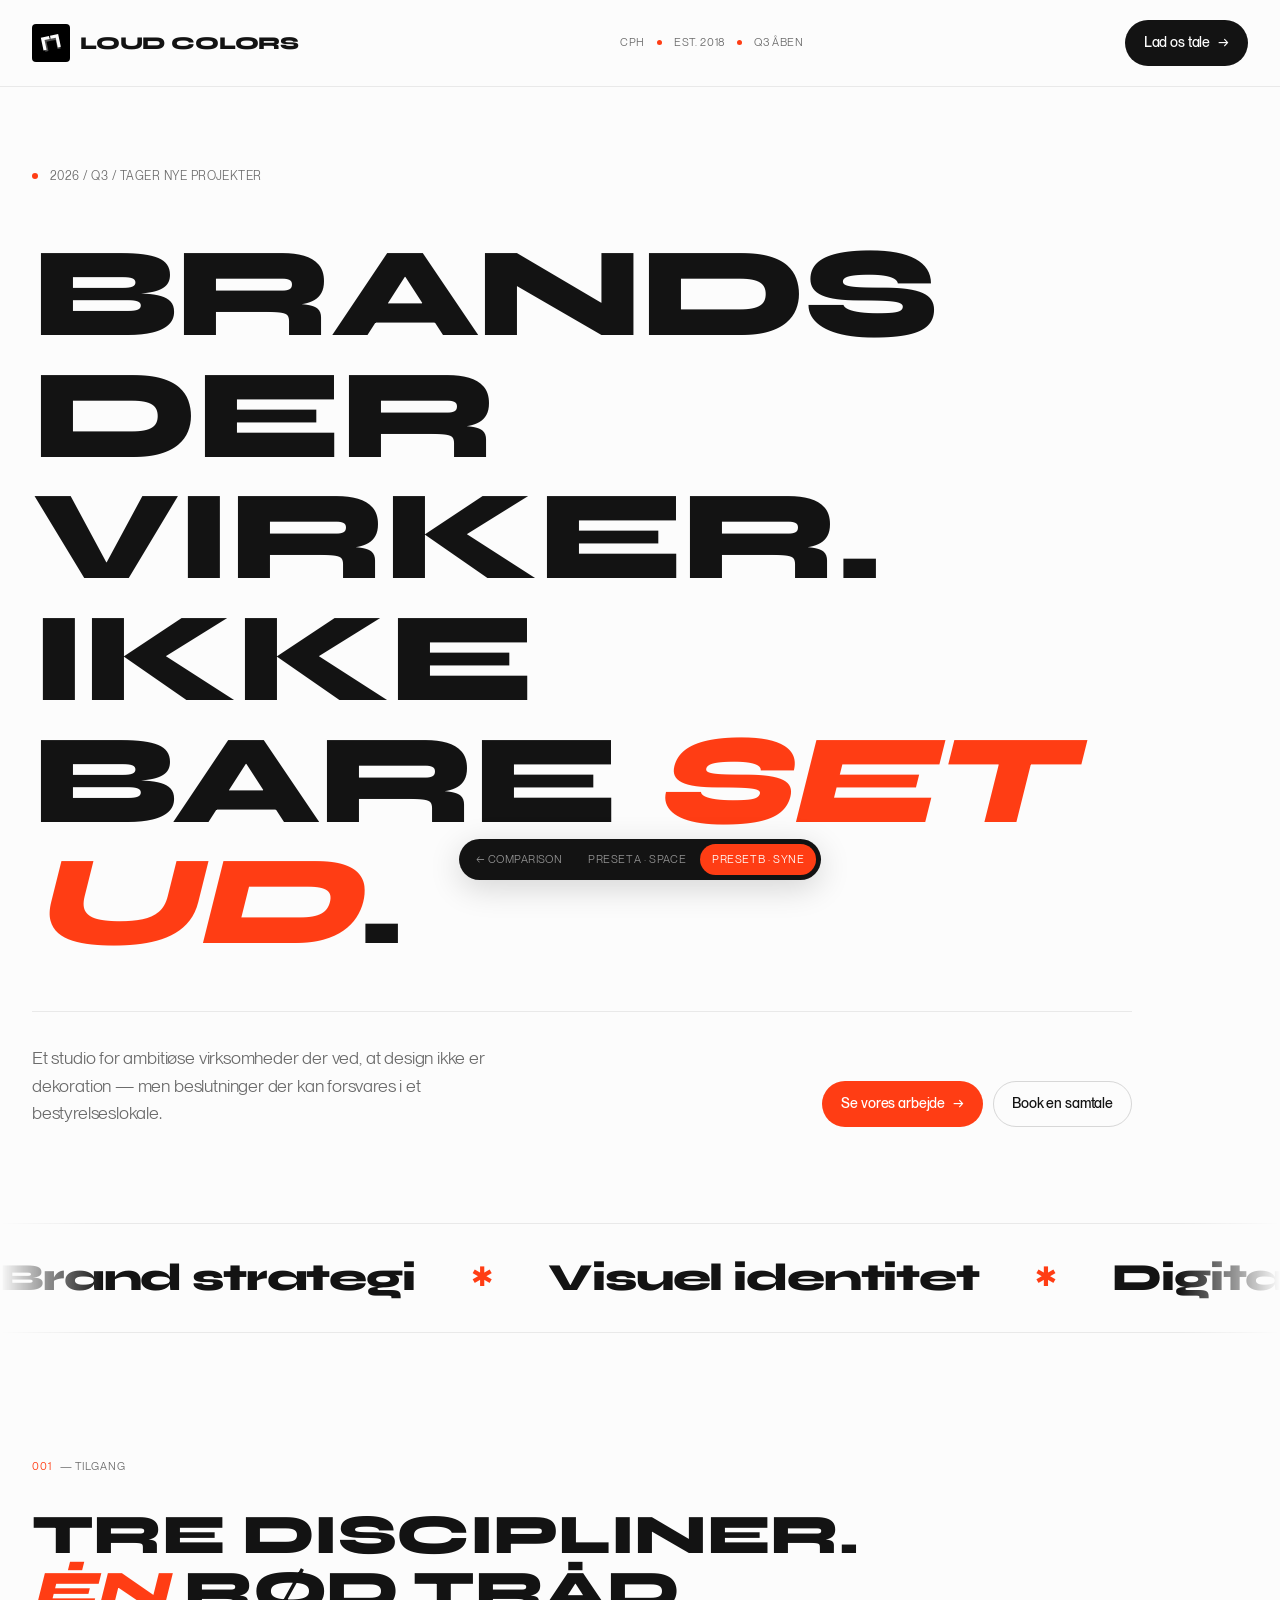
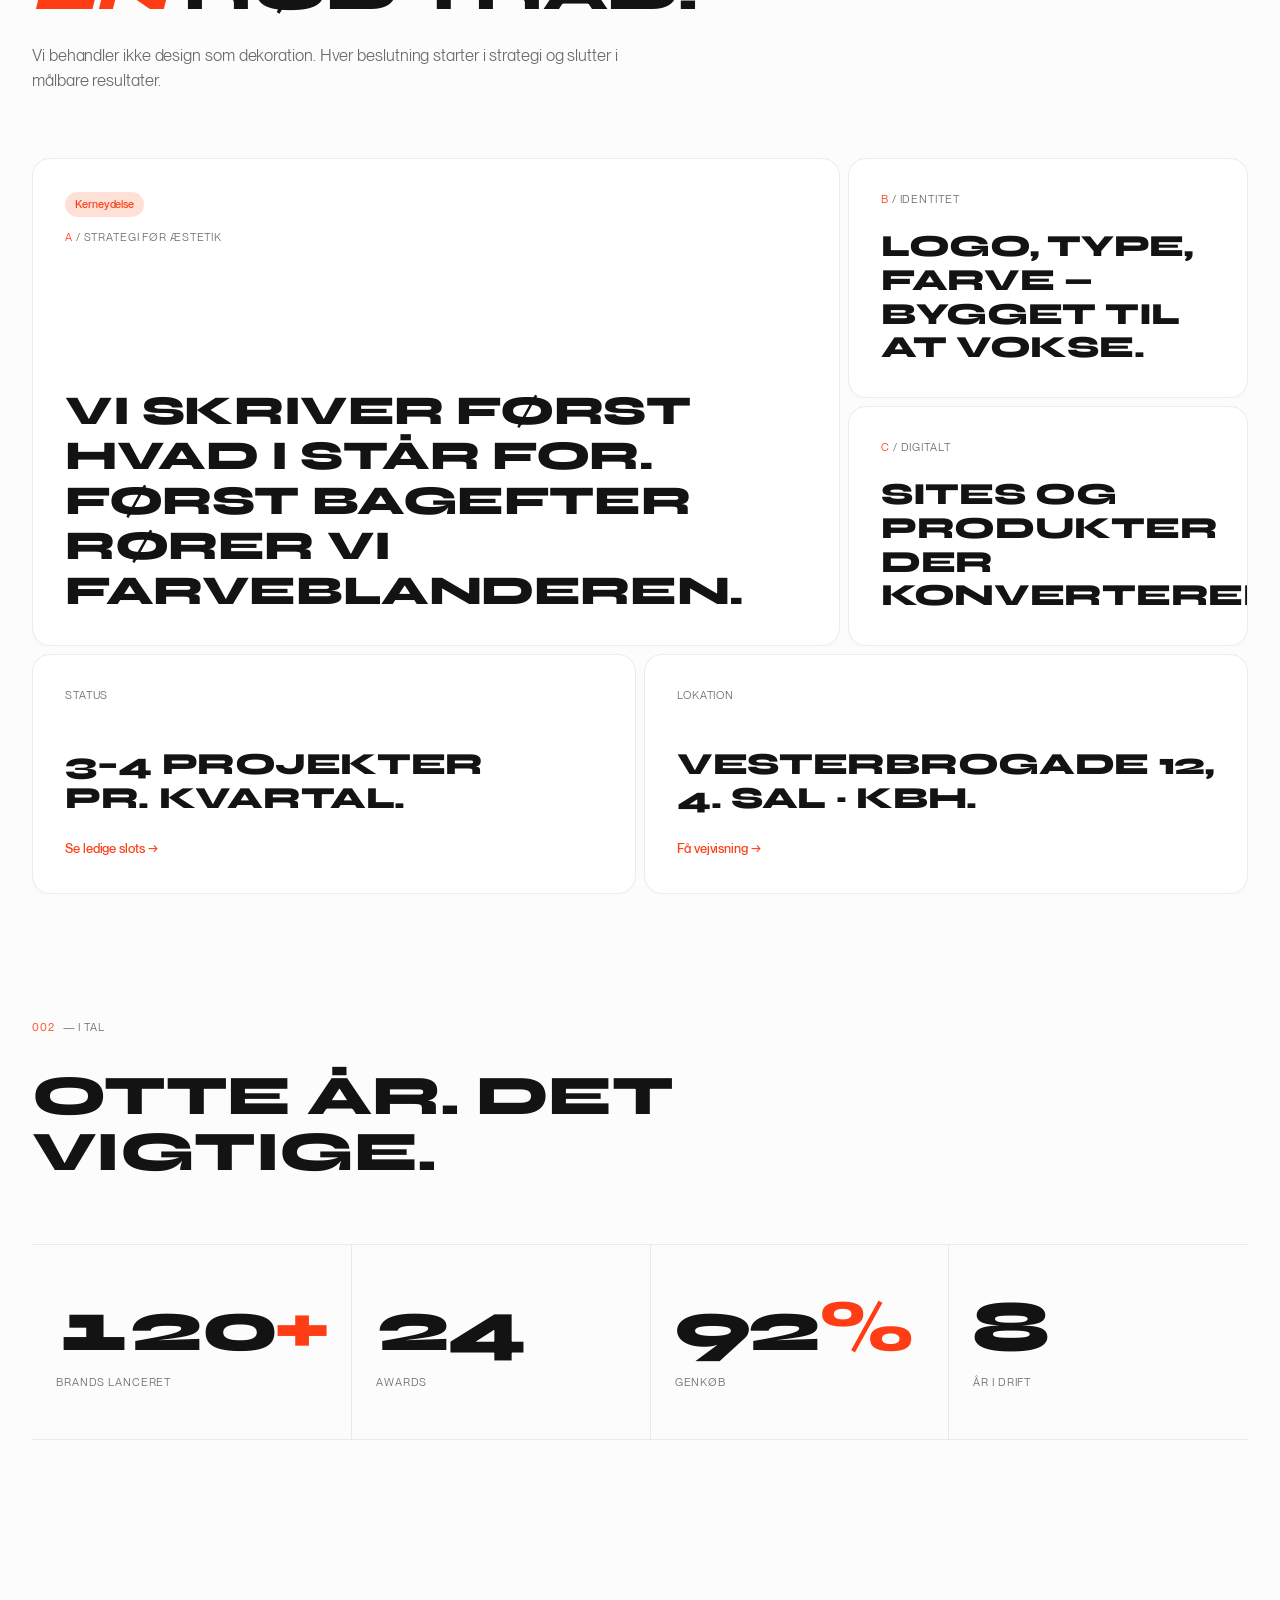
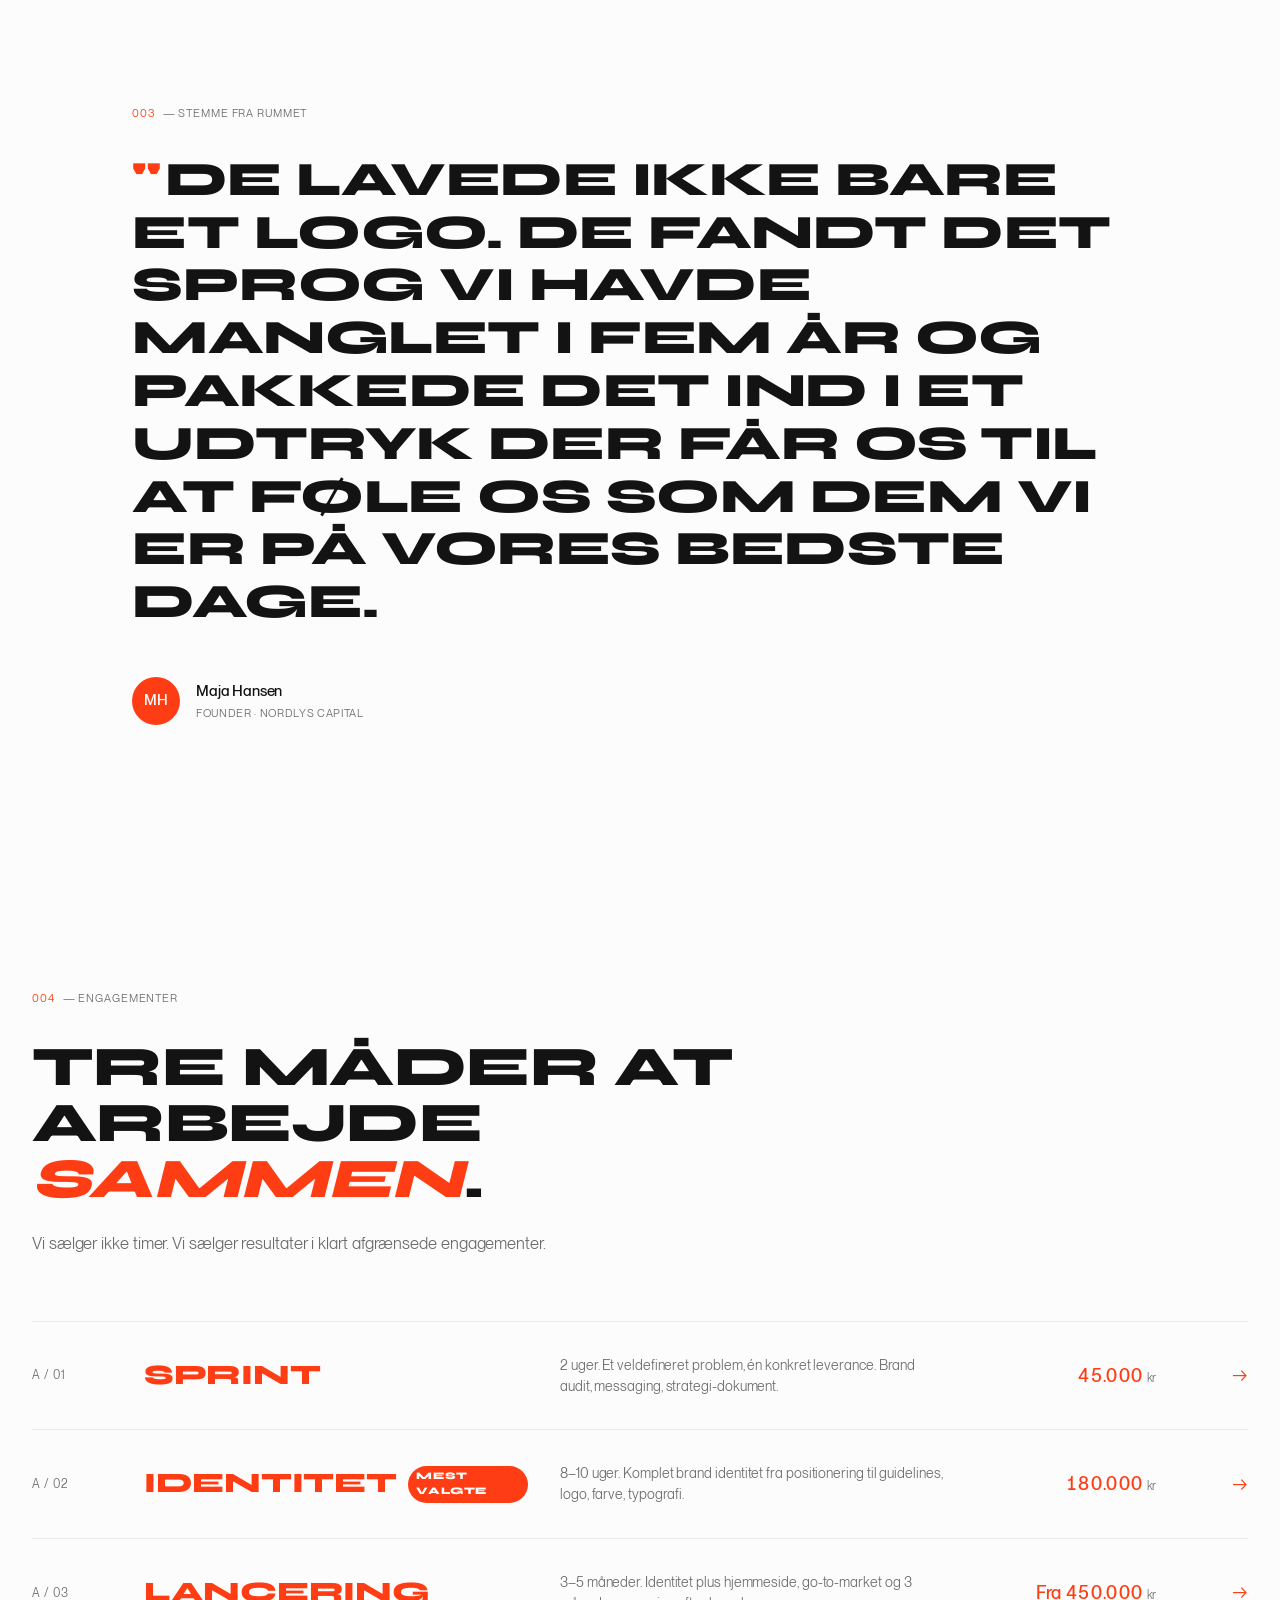
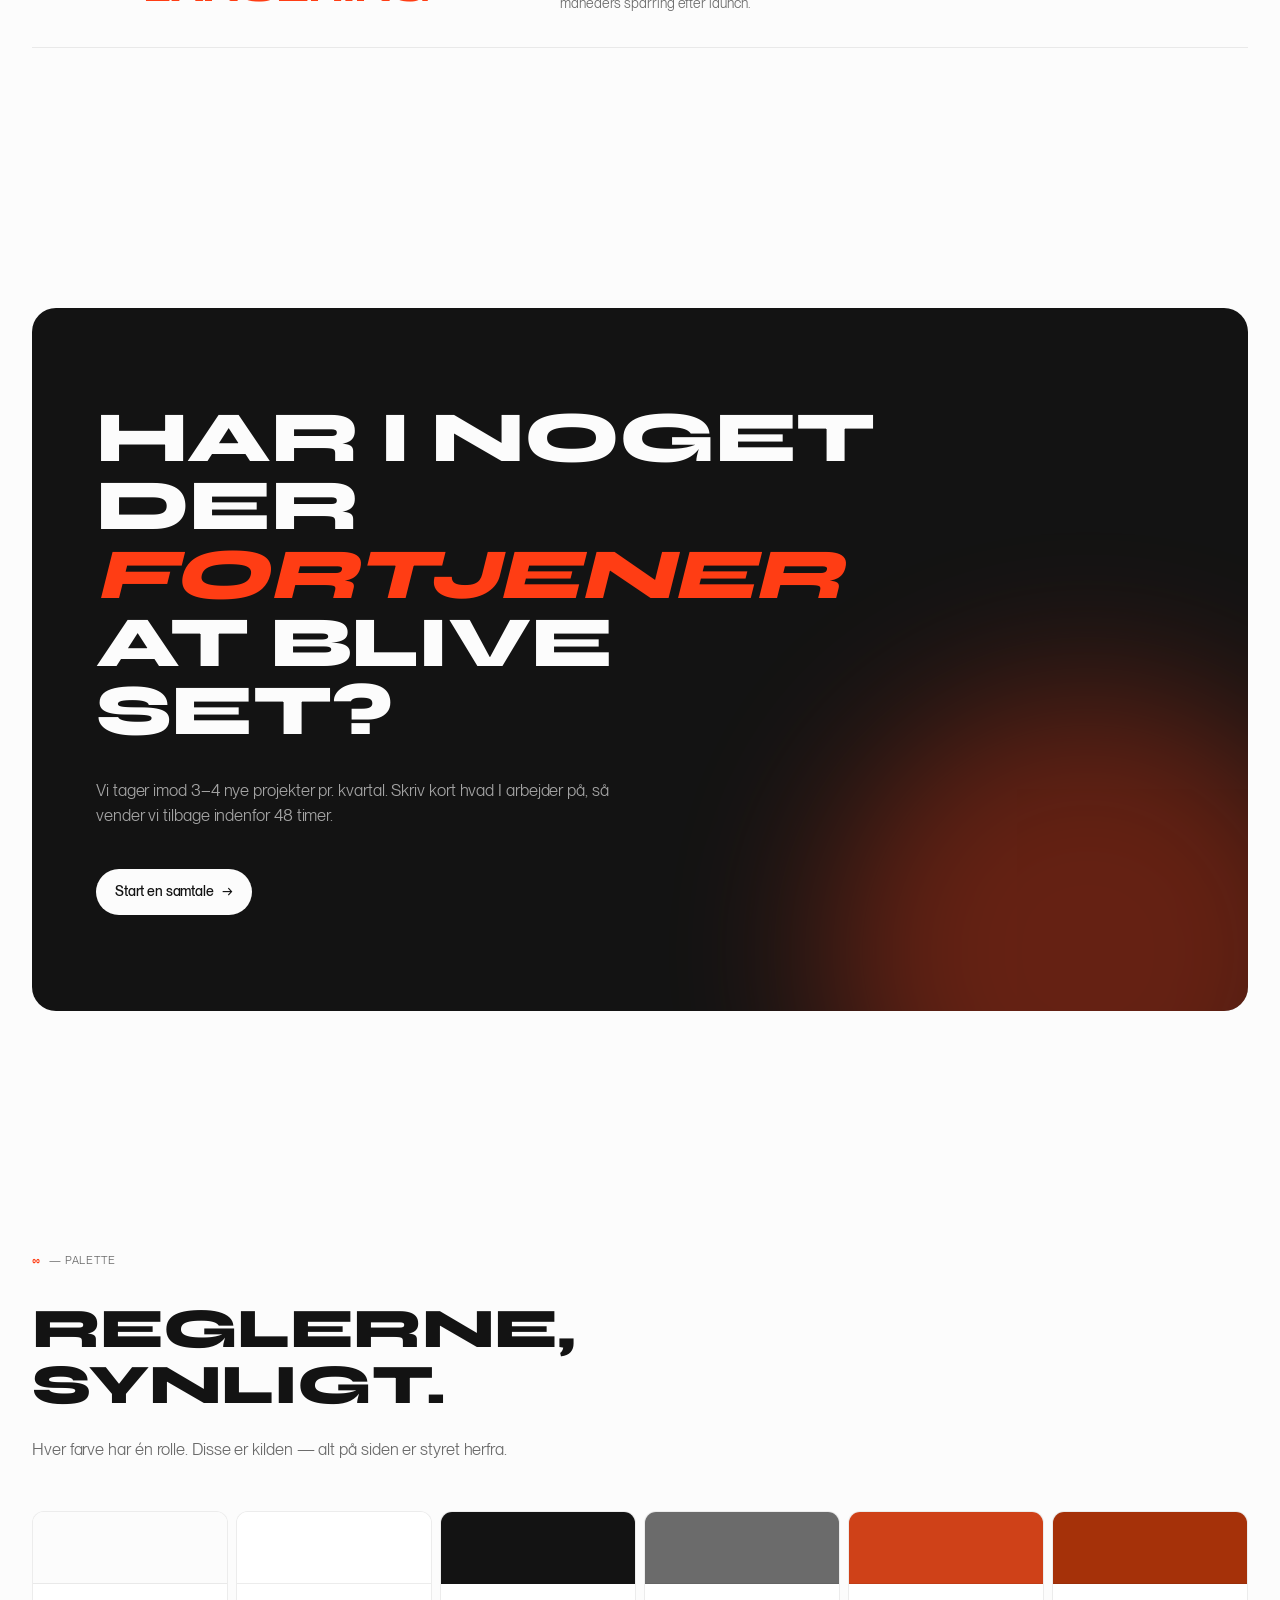
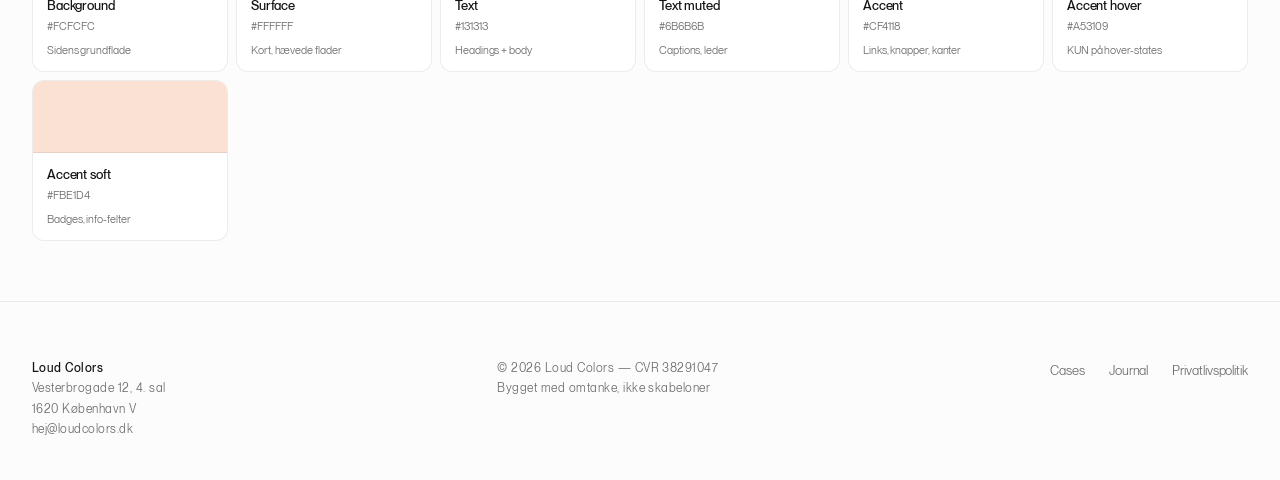
<file: preview-loud-syne.html>
<!DOCTYPE html>
<html lang="da">
<head>
  <meta charset="UTF-8">
  <meta name="viewport" content="width=device-width, initial-scale=1.0">
  <title>Loud Colors · Preset B (Syne + PP Neue)</title>
  <link rel="stylesheet" href="styles.css">
  <style>
    @font-face {
      font-family: 'Syne';
      src: url('fonts/Syne-ExtraBold.ttf') format('truetype');
      font-weight: 800; font-display: swap;
    }
    /* PALETTE — Loud Colors / Preset B · Syne + PP Neue + Abstract mark */
    :root {
      --bg:            #FCFCFC;
      --surface:       #FFFFFF;
      --text:          #131313;
      --text-muted:    #6B6B6B;
      --accent:        #FF3D14;
      --accent-hover:  #D62E0B;
      --accent-soft:   #FFE0D6;
      --border:        rgba(19, 19, 19, 0.08);
      --border-strong: rgba(19, 19, 19, 0.16);
      --font-heading:  'Syne', -apple-system, system-ui, sans-serif;
      --font-body:     'PP Neue Montreal', -apple-system, system-ui, sans-serif;
    }
    /* Syne headlines: uppercase, tighter line-height */
    .hero h1,
    .section-title,
    .cta-card h2,
    .engagement-name,
    .cell h3,
    .quote-text {
      text-transform: uppercase;
      letter-spacing: -0.01em;
    }
    .hero h1 { letter-spacing: -0.02em; line-height: 0.95; }
    /* Loud Colors mark + wordmark logo i nav */
    .logo-mark-block {
      display: inline-flex; align-items: center; gap: 10px;
      text-decoration: none; color: var(--text);
    }
    .logo-mark-svg {
      width: 38px; height: 38px;
      display: inline-flex; align-items: center; justify-content: center;
      background: #000;
      border-radius: 4px;
      flex-shrink: 0;
    }
    .logo-mark-svg svg {
      width: 26px; height: 26px;
      display: block;
      overflow: visible;
    }
    .logo-mark-text {
      font-family: 'Syne', sans-serif;
      font-weight: 800; font-size: 18px;
      letter-spacing: -0.01em;
      color: var(--text);
      text-transform: uppercase;
      line-height: 1;
    }
  </style>
</head>
<body>

  <nav>
    <div class="container nav-inner">
      <a href="#" class="logo-mark-block">
        <span class="logo-mark-svg">
          <svg viewBox="0 0 100 100" xmlns="http://www.w3.org/2000/svg" aria-label="Loud Colors mark">
            <g transform="rotate(-12 50 50)">
              <!-- Ghost / backdrop layer (offset, semi-transparent) -->
              <g opacity="0.32">
                <!-- Backwards-L (top + left down) -->
                <polygon points="22,30 52,30 52,42 34,42 34,78 22,78" fill="#FCFCFC"/>
                <!-- 7 (top + right down) -->
                <polygon points="52,30 82,30 82,78 70,78 70,42 52,42" fill="#FCFCFC"/>
              </g>
              <!-- Main solid layer -->
              <!-- Backwards-L (left arrow) -->
              <polygon points="16,22 48,22 48,34 28,34 28,72 16,72" fill="#FCFCFC"/>
              <!-- 7 (right arrow) -->
              <polygon points="52,22 84,22 84,72 72,72 72,34 52,34" fill="#FCFCFC"/>
            </g>
          </svg>
        </span>
        <span class="logo-mark-text">Loud Colors</span>
      </a>
      <div class="nav-meta">
        <span>CPH</span>
        <span class="nav-meta-dot"></span>
        <span>EST. 2018</span>
        <span class="nav-meta-dot"></span>
        <span>Q3 åben</span>
      </div>
      <a href="#kontakt" class="btn btn-primary">Lad os tale <span class="arrow">→</span></a>
    </div>
  </nav>

  <header class="hero">
    <div class="container">
      <div class="hero-meta">
        <span class="hero-meta-dot"></span>
        <span>2026 / Q3 / Tager nye projekter</span>
      </div>
      <h1>Brands der<br>virker. Ikke<br>bare <em>set ud</em>.</h1>
      <div class="hero-bottom">
        <p class="hero-lede">Et studio for ambitiøse virksomheder der ved, at design ikke er dekoration — men beslutninger der kan forsvares i et bestyrelseslokale.</p>
        <div class="hero-actions">
          <a href="#tilgang" class="btn btn-accent">Se vores arbejde <span class="arrow">→</span></a>
          <a href="#kontakt" class="btn btn-secondary">Book en samtale</a>
        </div>
      </div>
    </div>
  </header>

  <div class="marquee">
    <div class="marquee-track">
      <span>Brand strategi</span><span class="ast">✱</span>
      <span>Visuel identitet</span><span class="ast">✱</span>
      <span>Digitalt design</span><span class="ast">✱</span>
      <span>Art direction</span><span class="ast">✱</span>
      <span>Editorial design</span><span class="ast">✱</span>
      <span>Type design</span><span class="ast">✱</span>
      <span>Brand strategi</span><span class="ast">✱</span>
      <span>Visuel identitet</span><span class="ast">✱</span>
      <span>Digitalt design</span><span class="ast">✱</span>
      <span>Art direction</span><span class="ast">✱</span>
      <span>Editorial design</span><span class="ast">✱</span>
      <span>Type design</span><span class="ast">✱</span>
    </div>
  </div>

  <section id="tilgang">
    <div class="container">
      <div class="section-meta"><span class="section-meta-num">001</span> — Tilgang</div>
      <h2 class="section-title">Tre discipliner. <em>Én</em> rød tråd.</h2>
      <p class="section-intro">Vi behandler ikke design som dekoration. Hver beslutning starter i strategi og slutter i målbare resultater.</p>

      <div class="bento">
        <div class="cell cell-1">
          <div>
            <div class="cell-tag">Kerneydelse</div>
            <div class="cell-label"><span class="num">A</span> / Strategi før æstetik</div>
          </div>
          <h3>Vi skriver først hvad I står for. Først bagefter rører vi farveblanderen.</h3>
        </div>

        <div class="cell cell-2">
          <div class="cell-label"><span class="num">B</span> / Identitet</div>
          <h3>Logo, type, farve — bygget til at vokse.</h3>
        </div>

        <div class="cell cell-3">
          <div class="cell-label"><span class="num">C</span> / Digitalt</div>
          <h3>Sites og produkter der konverterer.</h3>
        </div>

        <div class="cell cell-4">
          <div class="cell-label">Status</div>
          <div>
            <h3>3–4 projekter<br>pr. kvartal.</h3>
            <a href="#" class="cell-link">Se ledige slots →</a>
          </div>
        </div>

        <div class="cell cell-5">
          <div class="cell-label">Lokation</div>
          <div>
            <h3>Vesterbrogade 12,<br>4. sal · KBH.</h3>
            <a href="#" class="cell-link">Få vejvisning →</a>
          </div>
        </div>
      </div>
    </div>
  </section>

  <section style="padding-top: 0;">
    <div class="container">
      <div class="section-meta"><span class="section-meta-num">002</span> — I tal</div>
      <h2 class="section-title">Otte år. Det vigtige.</h2>

      <div class="numbers-band">
        <div class="number">
          <div class="number-value">120<em>+</em></div>
          <div class="number-label">Brands lanceret</div>
        </div>
        <div class="number">
          <div class="number-value">24</div>
          <div class="number-label">Awards</div>
        </div>
        <div class="number">
          <div class="number-value">92<em>%</em></div>
          <div class="number-label">Genkøb</div>
        </div>
        <div class="number">
          <div class="number-value">8</div>
          <div class="number-label">År i drift</div>
        </div>
      </div>
    </div>
  </section>

  <section class="quote-section">
    <div class="container-narrow">
      <div class="section-meta"><span class="section-meta-num">003</span> — Stemme fra rummet</div>
      <p class="quote-text">De lavede ikke bare et logo. De fandt det sprog vi havde manglet i fem år og pakkede det ind i et udtryk der får os til at føle os som dem vi er på vores bedste dage.</p>
      <div class="quote-author">
        <div class="quote-avatar">MH</div>
        <div>
          <div class="quote-name">Maja Hansen</div>
          <div class="quote-role">Founder · Nordlys Capital</div>
        </div>
      </div>
    </div>
  </section>

  <section id="engagementer">
    <div class="container">
      <div class="section-meta"><span class="section-meta-num">004</span> — Engagementer</div>
      <h2 class="section-title">Tre måder at arbejde <em>sammen</em>.</h2>
      <p class="section-intro">Vi sælger ikke timer. Vi sælger resultater i klart afgrænsede engagementer.</p>

      <div class="engagements">
        <a href="#" class="engagement">
          <div class="engagement-num">A / 01</div>
          <div class="engagement-name">Sprint</div>
          <div class="engagement-desc">2 uger. Et veldefineret problem, én konkret leverance. Brand audit, messaging, strategi-dokument.</div>
          <div class="engagement-price">45.000 <em>kr</em></div>
          <div class="engagement-arrow">→</div>
        </a>
        <a href="#" class="engagement engagement-featured">
          <div class="engagement-num">A / 02</div>
          <div class="engagement-name">Identitet</div>
          <div class="engagement-desc">8–10 uger. Komplet brand identitet fra positionering til guidelines, logo, farve, typografi.</div>
          <div class="engagement-price">180.000 <em>kr</em></div>
          <div class="engagement-arrow">→</div>
        </a>
        <a href="#" class="engagement">
          <div class="engagement-num">A / 03</div>
          <div class="engagement-name">Lancering</div>
          <div class="engagement-desc">3–5 måneder. Identitet plus hjemmeside, go-to-market og 3 måneders sparring efter launch.</div>
          <div class="engagement-price">Fra 450.000 <em>kr</em></div>
          <div class="engagement-arrow">→</div>
        </a>
      </div>
    </div>
  </section>

  <section class="cta-section" id="kontakt">
    <div class="container">
      <div class="cta-card">
        <h2>Har I noget der <em>fortjener</em> at blive set?</h2>
        <p>Vi tager imod 3–4 nye projekter pr. kvartal. Skriv kort hvad I arbejder på, så vender vi tilbage indenfor 48 timer.</p>
        <a href="mailto:hej@loudcolors.dk" class="btn btn-primary">Start en samtale <span class="arrow">→</span></a>
      </div>
    </div>
  </section>

  <section class="palette-section">
    <div class="container">
      <div class="section-meta"><span class="section-meta-num">∞</span> — Palette</div>
      <h2 class="section-title">Reglerne, synligt.</h2>
      <p class="section-intro">Hver farve har én rolle. Disse er kilden — alt på siden er styret herfra.</p>
      <div class="palette-grid">
        <div class="palette-item"><div class="palette-swatch" style="background: #FCFCFC;"></div><div class="palette-info"><div class="palette-name">Background</div><div class="palette-hex">#FCFCFC</div><div class="palette-use">Sidens grundflade</div></div></div>
        <div class="palette-item"><div class="palette-swatch" style="background: #FFFFFF;"></div><div class="palette-info"><div class="palette-name">Surface</div><div class="palette-hex">#FFFFFF</div><div class="palette-use">Kort, hævede flader</div></div></div>
        <div class="palette-item"><div class="palette-swatch" style="background: #131313;"></div><div class="palette-info"><div class="palette-name">Text</div><div class="palette-hex">#131313</div><div class="palette-use">Headings + body</div></div></div>
        <div class="palette-item"><div class="palette-swatch" style="background: #6B6B6B;"></div><div class="palette-info"><div class="palette-name">Text muted</div><div class="palette-hex">#6B6B6B</div><div class="palette-use">Captions, leder</div></div></div>
        <div class="palette-item"><div class="palette-swatch" style="background: #CF4118;"></div><div class="palette-info"><div class="palette-name">Accent</div><div class="palette-hex">#CF4118</div><div class="palette-use">Links, knapper, kanter</div></div></div>
        <div class="palette-item"><div class="palette-swatch" style="background: #A53109;"></div><div class="palette-info"><div class="palette-name">Accent hover</div><div class="palette-hex">#A53109</div><div class="palette-use">KUN på hover-states</div></div></div>
        <div class="palette-item"><div class="palette-swatch" style="background: #FBE1D4;"></div><div class="palette-info"><div class="palette-name">Accent soft</div><div class="palette-hex">#FBE1D4</div><div class="palette-use">Badges, info-felter</div></div></div>
      </div>
    </div>
  </section>

  <footer>
    <div class="container footer-inner">
      <div class="footer-block">
        <strong>Loud Colors</strong><br>
        Vesterbrogade 12, 4. sal<br>
        1620 København V<br>
        hej@loudcolors.dk
      </div>
      <div class="footer-block">
        © 2026 Loud Colors — CVR 38291047<br>
        Bygget med omtanke, ikke skabeloner
      </div>
      <ul class="footer-links">
        <li><a href="#">Cases</a></li>
        <li><a href="#">Journal</a></li>
        <li><a href="#">Privatlivspolitik</a></li>
      </ul>
    </div>
  </footer>

  <div class="variant-nav">
    <a href="compare-loud.html">← Comparison</a>
    <a href="preview-loud-space.html">Preset A · Space</a>
    <a href="preview-loud-syne.html" class="active">Preset B · Syne</a>
  </div>

</body>
</html>
</file>
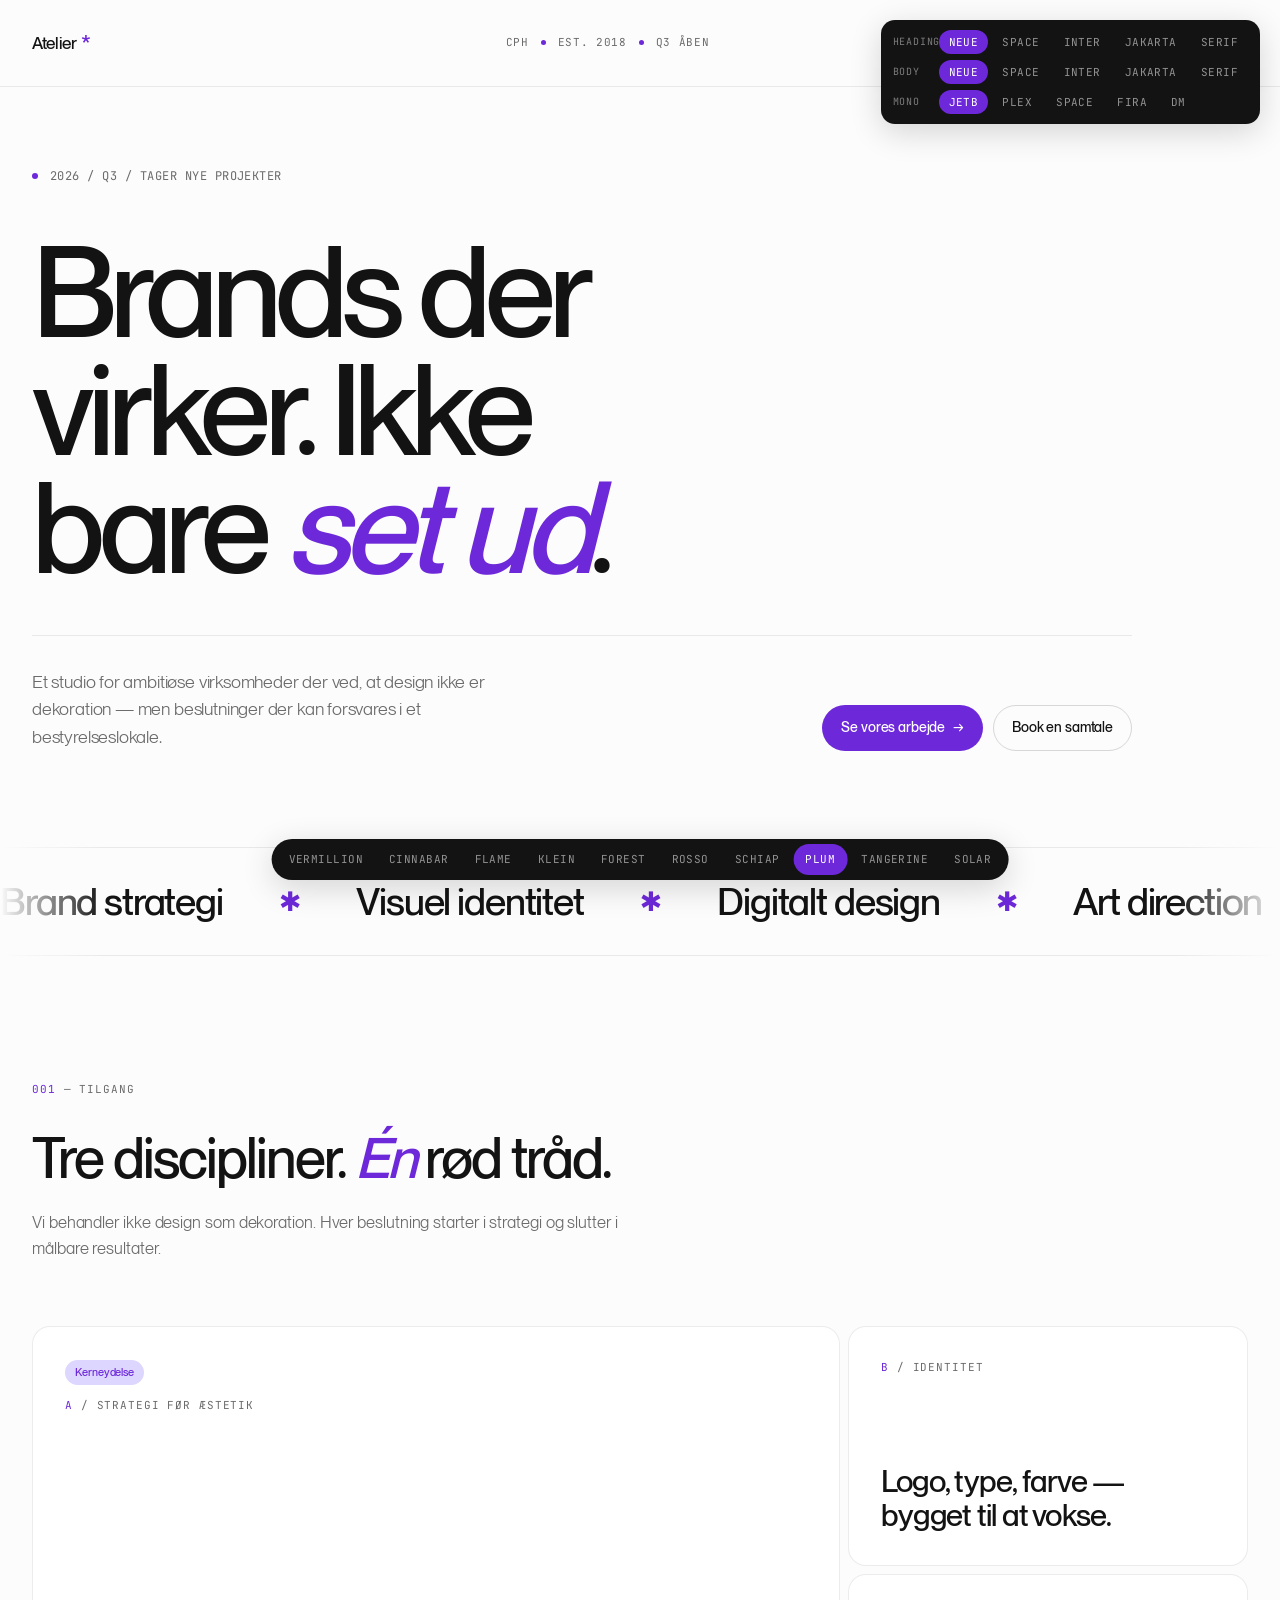
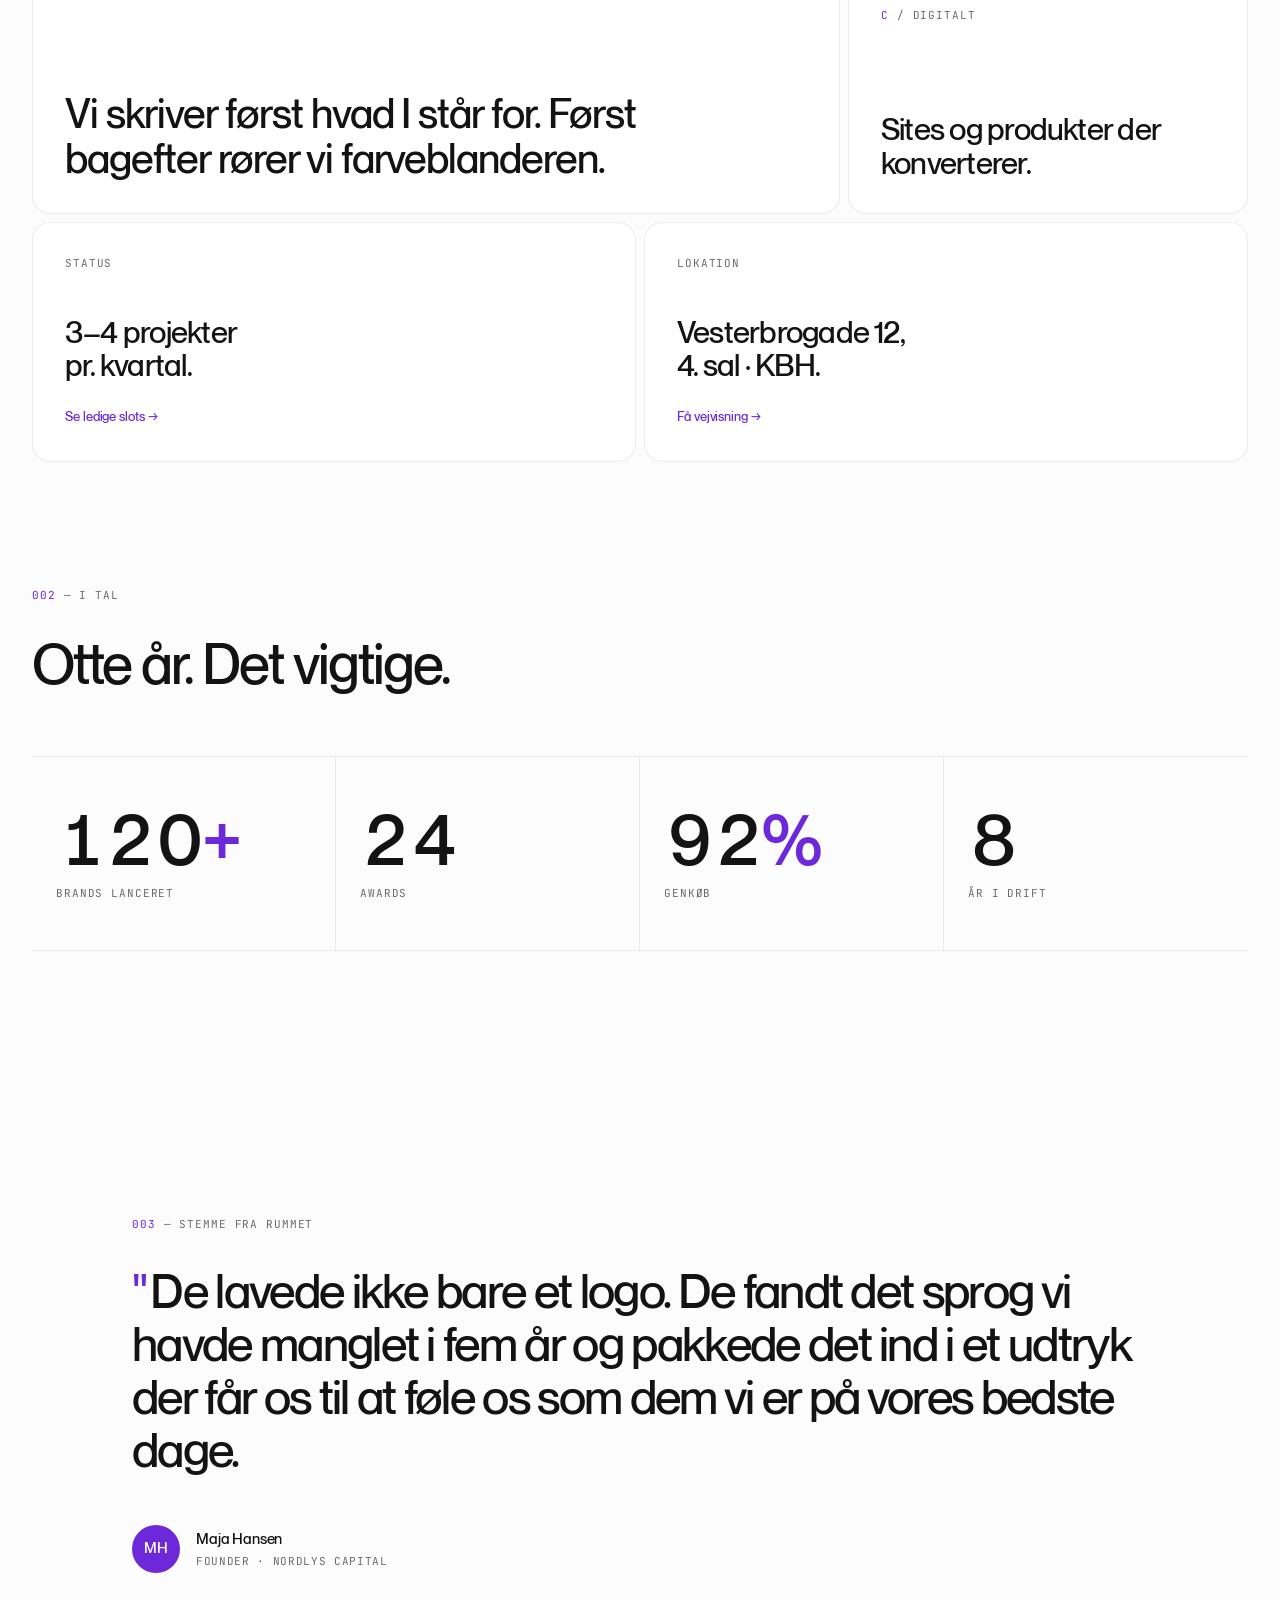
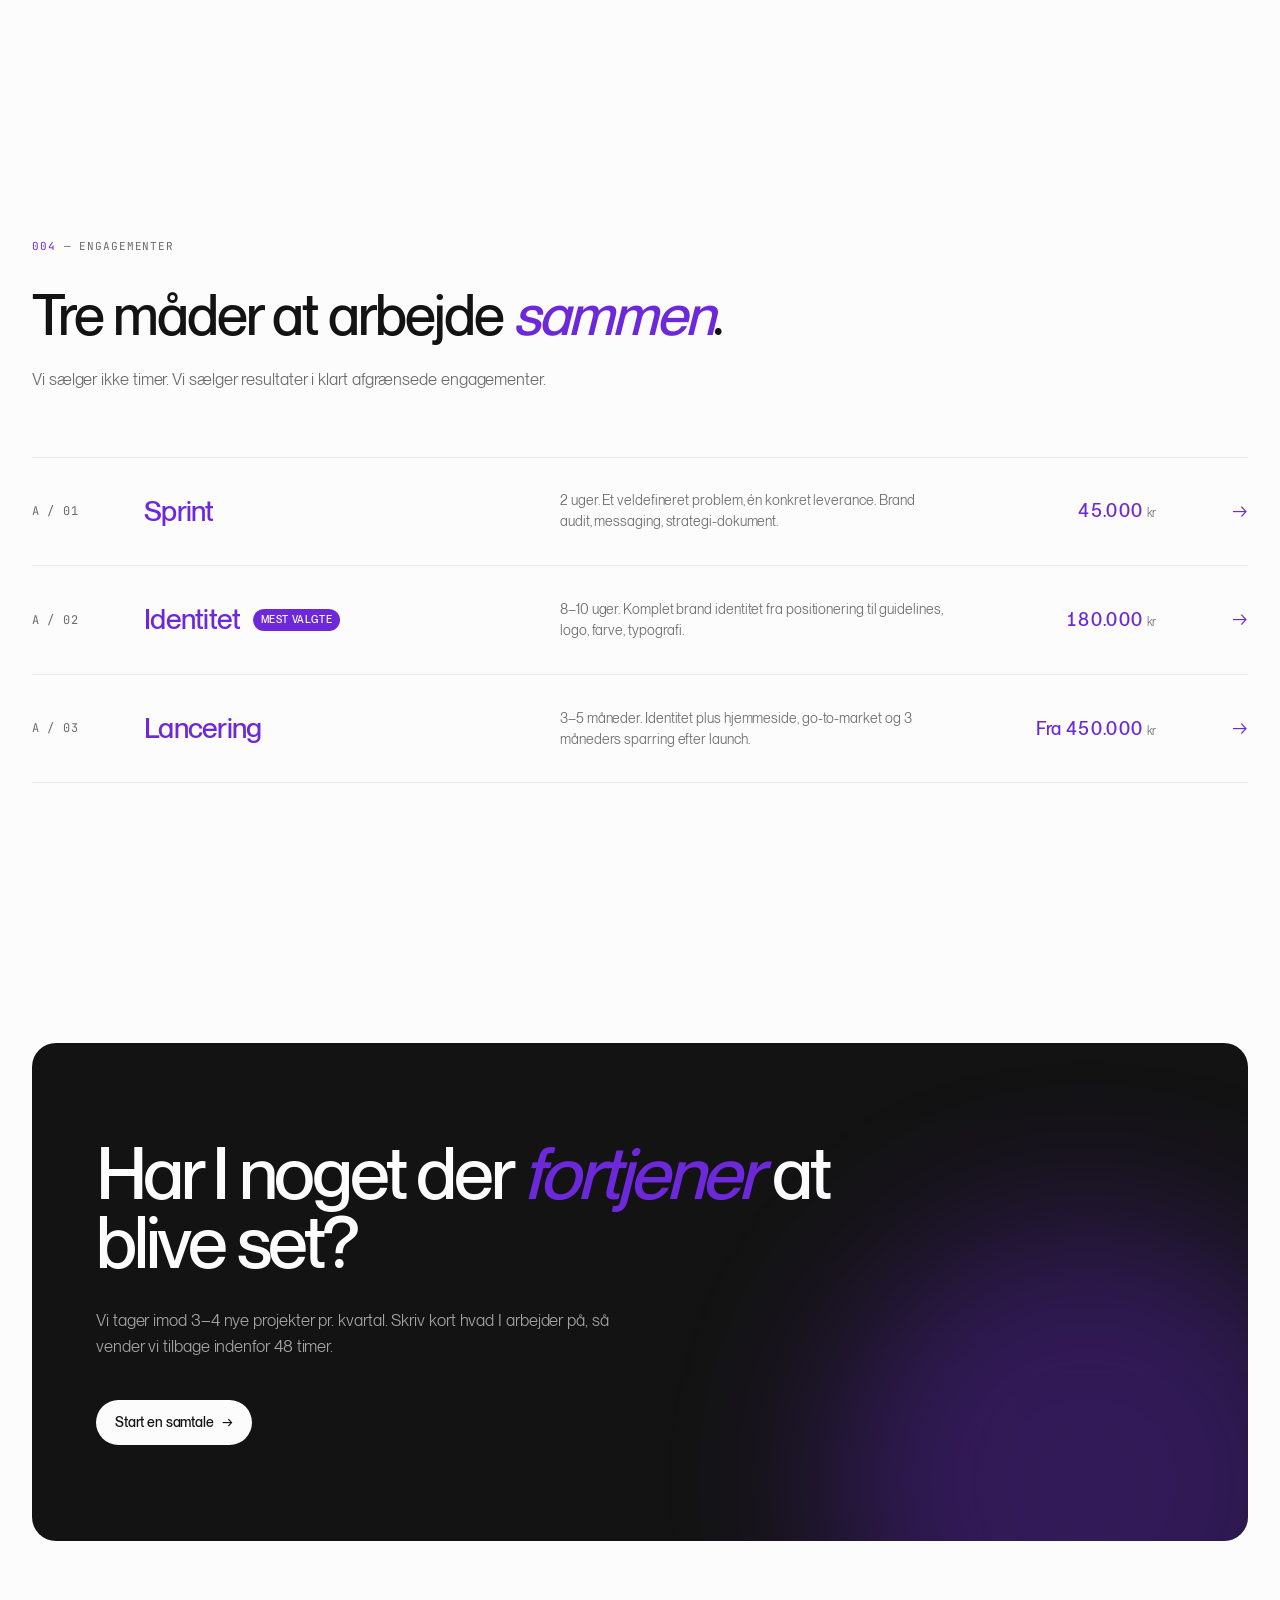
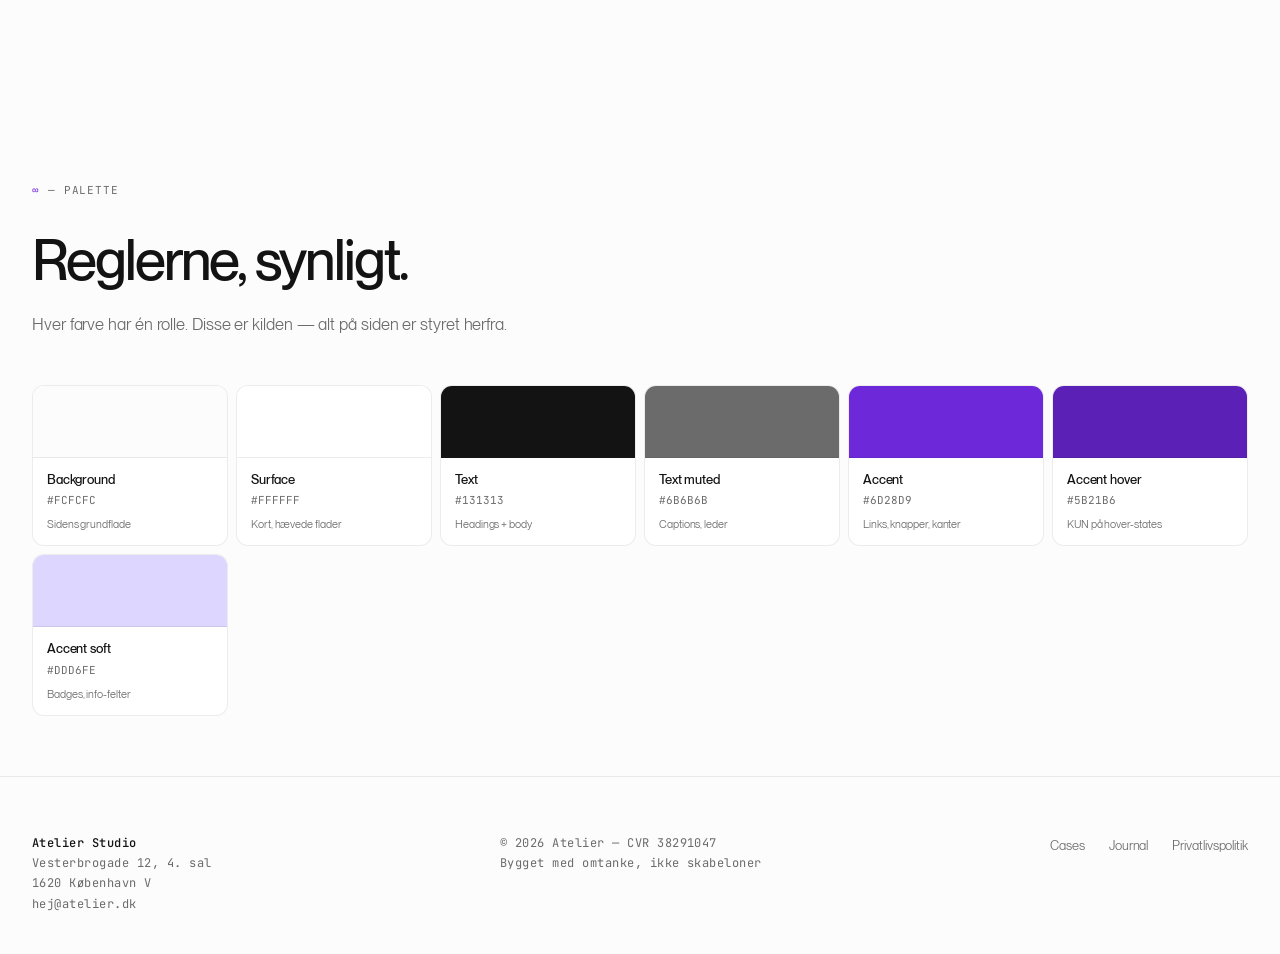
<file: preview-plum.html>
<!DOCTYPE html>
<html lang="da">
<head>
  <meta charset="UTF-8">
  <meta name="viewport" content="width=device-width, initial-scale=1.0">
  <title>Atelier · Plum</title>
  <link rel="stylesheet" href="styles.css">
  <style>
    /* PALETTE — Plum */
    :root {
      --bg:            #FCFCFC;
      --surface:       #FFFFFF;
      --text:          #131313;
      --text-muted:    #6B6B6B;
      --accent:        #6D28D9;
      --accent-hover:  #5B21B6;
      --accent-soft:   #DDD6FE;
      --border:        rgba(19, 19, 19, 0.08);
      --border-strong: rgba(19, 19, 19, 0.16);
    }
  </style>
</head>
<body>

  <nav>
    <div class="container nav-inner">
      <a href="#" class="logo">Atelier<span class="asterisk">*</span></a>
      <div class="nav-meta">
        <span>CPH</span>
        <span class="nav-meta-dot"></span>
        <span>EST. 2018</span>
        <span class="nav-meta-dot"></span>
        <span>Q3 åben</span>
      </div>
      <a href="#kontakt" class="btn btn-primary">Lad os tale <span class="arrow">→</span></a>
    </div>
  </nav>

  <header class="hero">
    <div class="container">
      <div class="hero-meta">
        <span class="hero-meta-dot"></span>
        <span>2026 / Q3 / Tager nye projekter</span>
      </div>
      <h1>Brands der<br>virker. Ikke<br>bare <em>set ud</em>.</h1>
      <div class="hero-bottom">
        <p class="hero-lede">Et studio for ambitiøse virksomheder der ved, at design ikke er dekoration — men beslutninger der kan forsvares i et bestyrelseslokale.</p>
        <div class="hero-actions">
          <a href="#tilgang" class="btn btn-accent">Se vores arbejde <span class="arrow">→</span></a>
          <a href="#kontakt" class="btn btn-secondary">Book en samtale</a>
        </div>
      </div>
    </div>
  </header>

  <div class="marquee">
    <div class="marquee-track">
      <span>Brand strategi</span><span class="ast">✱</span>
      <span>Visuel identitet</span><span class="ast">✱</span>
      <span>Digitalt design</span><span class="ast">✱</span>
      <span>Art direction</span><span class="ast">✱</span>
      <span>Editorial design</span><span class="ast">✱</span>
      <span>Type design</span><span class="ast">✱</span>
      <span>Brand strategi</span><span class="ast">✱</span>
      <span>Visuel identitet</span><span class="ast">✱</span>
      <span>Digitalt design</span><span class="ast">✱</span>
      <span>Art direction</span><span class="ast">✱</span>
      <span>Editorial design</span><span class="ast">✱</span>
      <span>Type design</span><span class="ast">✱</span>
    </div>
  </div>

  <section id="tilgang">
    <div class="container">
      <div class="section-meta"><span class="section-meta-num">001</span> — Tilgang</div>
      <h2 class="section-title">Tre discipliner. <em>Én</em> rød tråd.</h2>
      <p class="section-intro">Vi behandler ikke design som dekoration. Hver beslutning starter i strategi og slutter i målbare resultater.</p>

      <div class="bento">
        <div class="cell cell-1">
          <div>
            <div class="cell-tag">Kerneydelse</div>
            <div class="cell-label"><span class="num">A</span> / Strategi før æstetik</div>
          </div>
          <h3>Vi skriver først hvad I står for. Først bagefter rører vi farveblanderen.</h3>
        </div>

        <div class="cell cell-2">
          <div class="cell-label"><span class="num">B</span> / Identitet</div>
          <h3>Logo, type, farve — bygget til at vokse.</h3>
        </div>

        <div class="cell cell-3">
          <div class="cell-label"><span class="num">C</span> / Digitalt</div>
          <h3>Sites og produkter der konverterer.</h3>
        </div>

        <div class="cell cell-4">
          <div class="cell-label">Status</div>
          <div>
            <h3>3–4 projekter<br>pr. kvartal.</h3>
            <a href="#" class="cell-link">Se ledige slots →</a>
          </div>
        </div>

        <div class="cell cell-5">
          <div class="cell-label">Lokation</div>
          <div>
            <h3>Vesterbrogade 12,<br>4. sal · KBH.</h3>
            <a href="#" class="cell-link">Få vejvisning →</a>
          </div>
        </div>
      </div>
    </div>
  </section>

  <section style="padding-top: 0;">
    <div class="container">
      <div class="section-meta"><span class="section-meta-num">002</span> — I tal</div>
      <h2 class="section-title">Otte år. Det vigtige.</h2>

      <div class="numbers-band">
        <div class="number">
          <div class="number-value">120<em>+</em></div>
          <div class="number-label">Brands lanceret</div>
        </div>
        <div class="number">
          <div class="number-value">24</div>
          <div class="number-label">Awards</div>
        </div>
        <div class="number">
          <div class="number-value">92<em>%</em></div>
          <div class="number-label">Genkøb</div>
        </div>
        <div class="number">
          <div class="number-value">8</div>
          <div class="number-label">År i drift</div>
        </div>
      </div>
    </div>
  </section>

  <section class="quote-section">
    <div class="container-narrow">
      <div class="section-meta"><span class="section-meta-num">003</span> — Stemme fra rummet</div>
      <p class="quote-text">De lavede ikke bare et logo. De fandt det sprog vi havde manglet i fem år og pakkede det ind i et udtryk der får os til at føle os som dem vi er på vores bedste dage.</p>
      <div class="quote-author">
        <div class="quote-avatar">MH</div>
        <div>
          <div class="quote-name">Maja Hansen</div>
          <div class="quote-role">Founder · Nordlys Capital</div>
        </div>
      </div>
    </div>
  </section>

  <section id="engagementer">
    <div class="container">
      <div class="section-meta"><span class="section-meta-num">004</span> — Engagementer</div>
      <h2 class="section-title">Tre måder at arbejde <em>sammen</em>.</h2>
      <p class="section-intro">Vi sælger ikke timer. Vi sælger resultater i klart afgrænsede engagementer.</p>

      <div class="engagements">
        <a href="#" class="engagement">
          <div class="engagement-num">A / 01</div>
          <div class="engagement-name">Sprint</div>
          <div class="engagement-desc">2 uger. Et veldefineret problem, én konkret leverance. Brand audit, messaging, strategi-dokument.</div>
          <div class="engagement-price">45.000 <em>kr</em></div>
          <div class="engagement-arrow">→</div>
        </a>
        <a href="#" class="engagement engagement-featured">
          <div class="engagement-num">A / 02</div>
          <div class="engagement-name">Identitet</div>
          <div class="engagement-desc">8–10 uger. Komplet brand identitet fra positionering til guidelines, logo, farve, typografi.</div>
          <div class="engagement-price">180.000 <em>kr</em></div>
          <div class="engagement-arrow">→</div>
        </a>
        <a href="#" class="engagement">
          <div class="engagement-num">A / 03</div>
          <div class="engagement-name">Lancering</div>
          <div class="engagement-desc">3–5 måneder. Identitet plus hjemmeside, go-to-market og 3 måneders sparring efter launch.</div>
          <div class="engagement-price">Fra 450.000 <em>kr</em></div>
          <div class="engagement-arrow">→</div>
        </a>
      </div>
    </div>
  </section>

  <section class="cta-section" id="kontakt">
    <div class="container">
      <div class="cta-card">
        <h2>Har I noget der <em>fortjener</em> at blive set?</h2>
        <p>Vi tager imod 3–4 nye projekter pr. kvartal. Skriv kort hvad I arbejder på, så vender vi tilbage indenfor 48 timer.</p>
        <a href="mailto:hej@atelier.dk" class="btn btn-primary">Start en samtale <span class="arrow">→</span></a>
      </div>
    </div>
  </section>

  <section class="palette-section">
    <div class="container">
      <div class="section-meta"><span class="section-meta-num">∞</span> — Palette</div>
      <h2 class="section-title">Reglerne, synligt.</h2>
      <p class="section-intro">Hver farve har én rolle. Disse er kilden — alt på siden er styret herfra.</p>
      <div class="palette-grid">
        <div class="palette-item"><div class="palette-swatch" style="background: #FCFCFC;"></div><div class="palette-info"><div class="palette-name">Background</div><div class="palette-hex">#FCFCFC</div><div class="palette-use">Sidens grundflade</div></div></div>
        <div class="palette-item"><div class="palette-swatch" style="background: #FFFFFF;"></div><div class="palette-info"><div class="palette-name">Surface</div><div class="palette-hex">#FFFFFF</div><div class="palette-use">Kort, hævede flader</div></div></div>
        <div class="palette-item"><div class="palette-swatch" style="background: #131313;"></div><div class="palette-info"><div class="palette-name">Text</div><div class="palette-hex">#131313</div><div class="palette-use">Headings + body</div></div></div>
        <div class="palette-item"><div class="palette-swatch" style="background: #6B6B6B;"></div><div class="palette-info"><div class="palette-name">Text muted</div><div class="palette-hex">#6B6B6B</div><div class="palette-use">Captions, leder</div></div></div>
        <div class="palette-item"><div class="palette-swatch" style="background: #6D28D9;"></div><div class="palette-info"><div class="palette-name">Accent</div><div class="palette-hex">#6D28D9</div><div class="palette-use">Links, knapper, kanter</div></div></div>
        <div class="palette-item"><div class="palette-swatch" style="background: #5B21B6;"></div><div class="palette-info"><div class="palette-name">Accent hover</div><div class="palette-hex">#5B21B6</div><div class="palette-use">KUN på hover-states</div></div></div>
        <div class="palette-item"><div class="palette-swatch" style="background: #DDD6FE;"></div><div class="palette-info"><div class="palette-name">Accent soft</div><div class="palette-hex">#DDD6FE</div><div class="palette-use">Badges, info-felter</div></div></div>
      </div>
    </div>
  </section>

  <footer>
    <div class="container footer-inner">
      <div class="footer-block">
        <strong>Atelier Studio</strong><br>
        Vesterbrogade 12, 4. sal<br>
        1620 København V<br>
        hej@atelier.dk
      </div>
      <div class="footer-block">
        © 2026 Atelier — CVR 38291047<br>
        Bygget med omtanke, ikke skabeloner
      </div>
      <ul class="footer-links">
        <li><a href="#">Cases</a></li>
        <li><a href="#">Journal</a></li>
        <li><a href="#">Privatlivspolitik</a></li>
      </ul>
    </div>
  </footer>

  <div class="variant-nav">
    <a href="preview-vermillion.html">Vermillion</a>
    <a href="preview-cinnabar.html">Cinnabar</a>
    <a href="preview-flame.html">Flame</a>
    <a href="preview-klein.html">Klein</a>
    <a href="preview-forest.html">Forest</a>
    <a href="preview-rosso.html">Rosso</a>
    <a href="preview-schiap.html">Schiap</a>
    <a href="preview-plum.html" class="active">Plum</a>
    <a href="preview-tangerine.html">Tangerine</a>
    <a href="preview-solar.html">Solar</a>
  </div>

  <script src="script.js"></script>
</body>
</html>
</file>
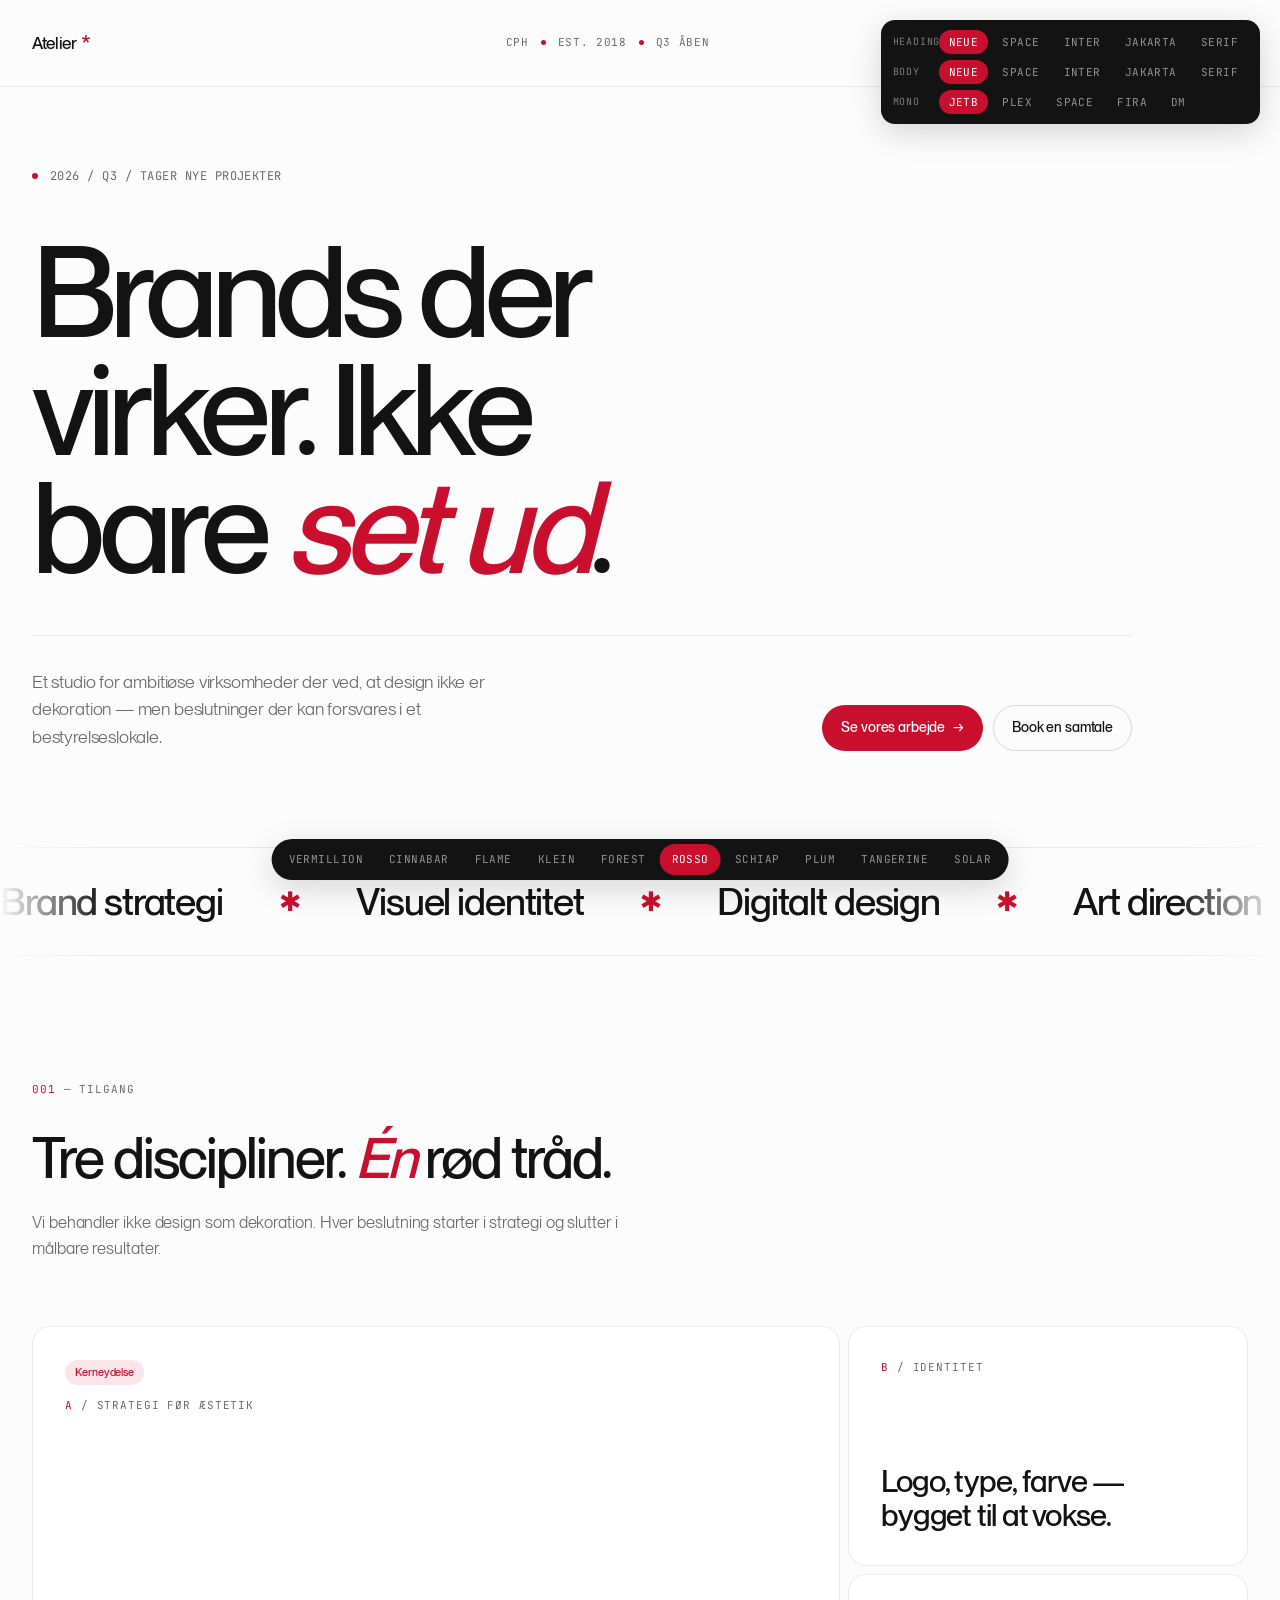
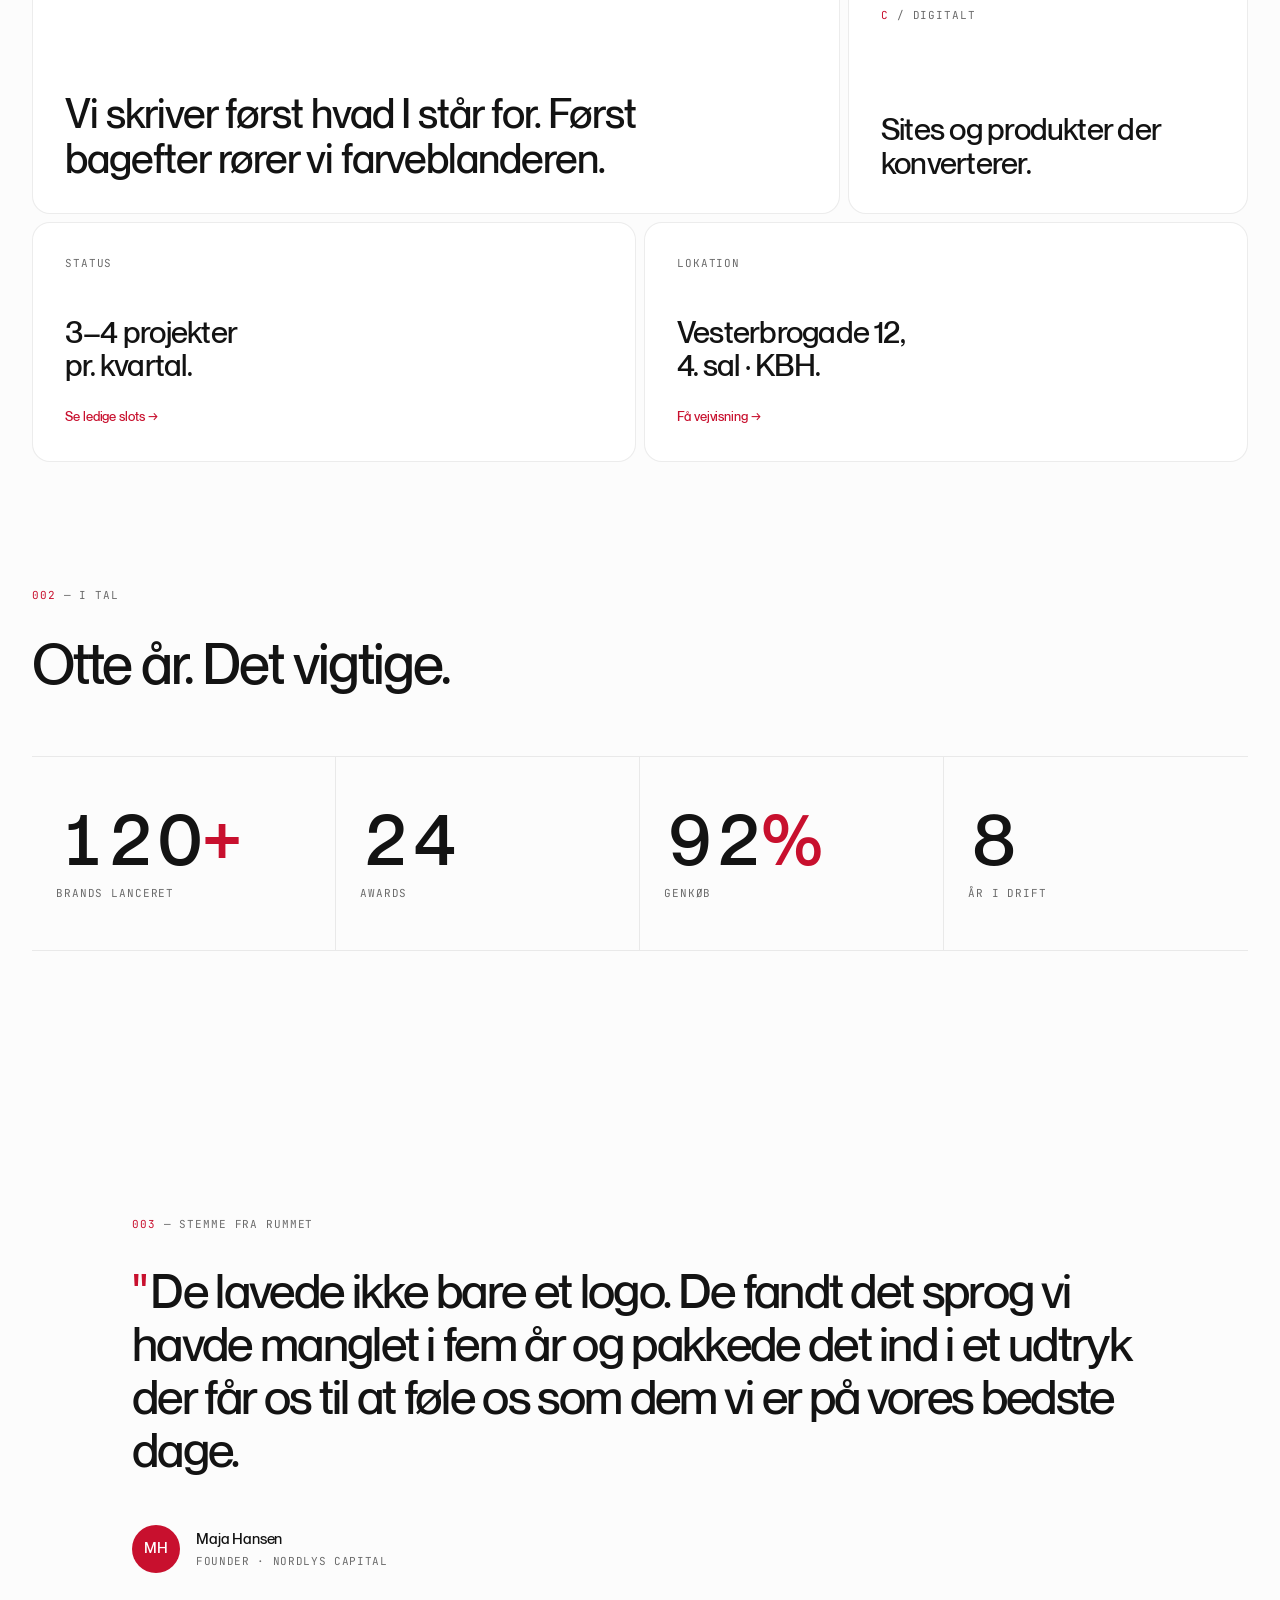
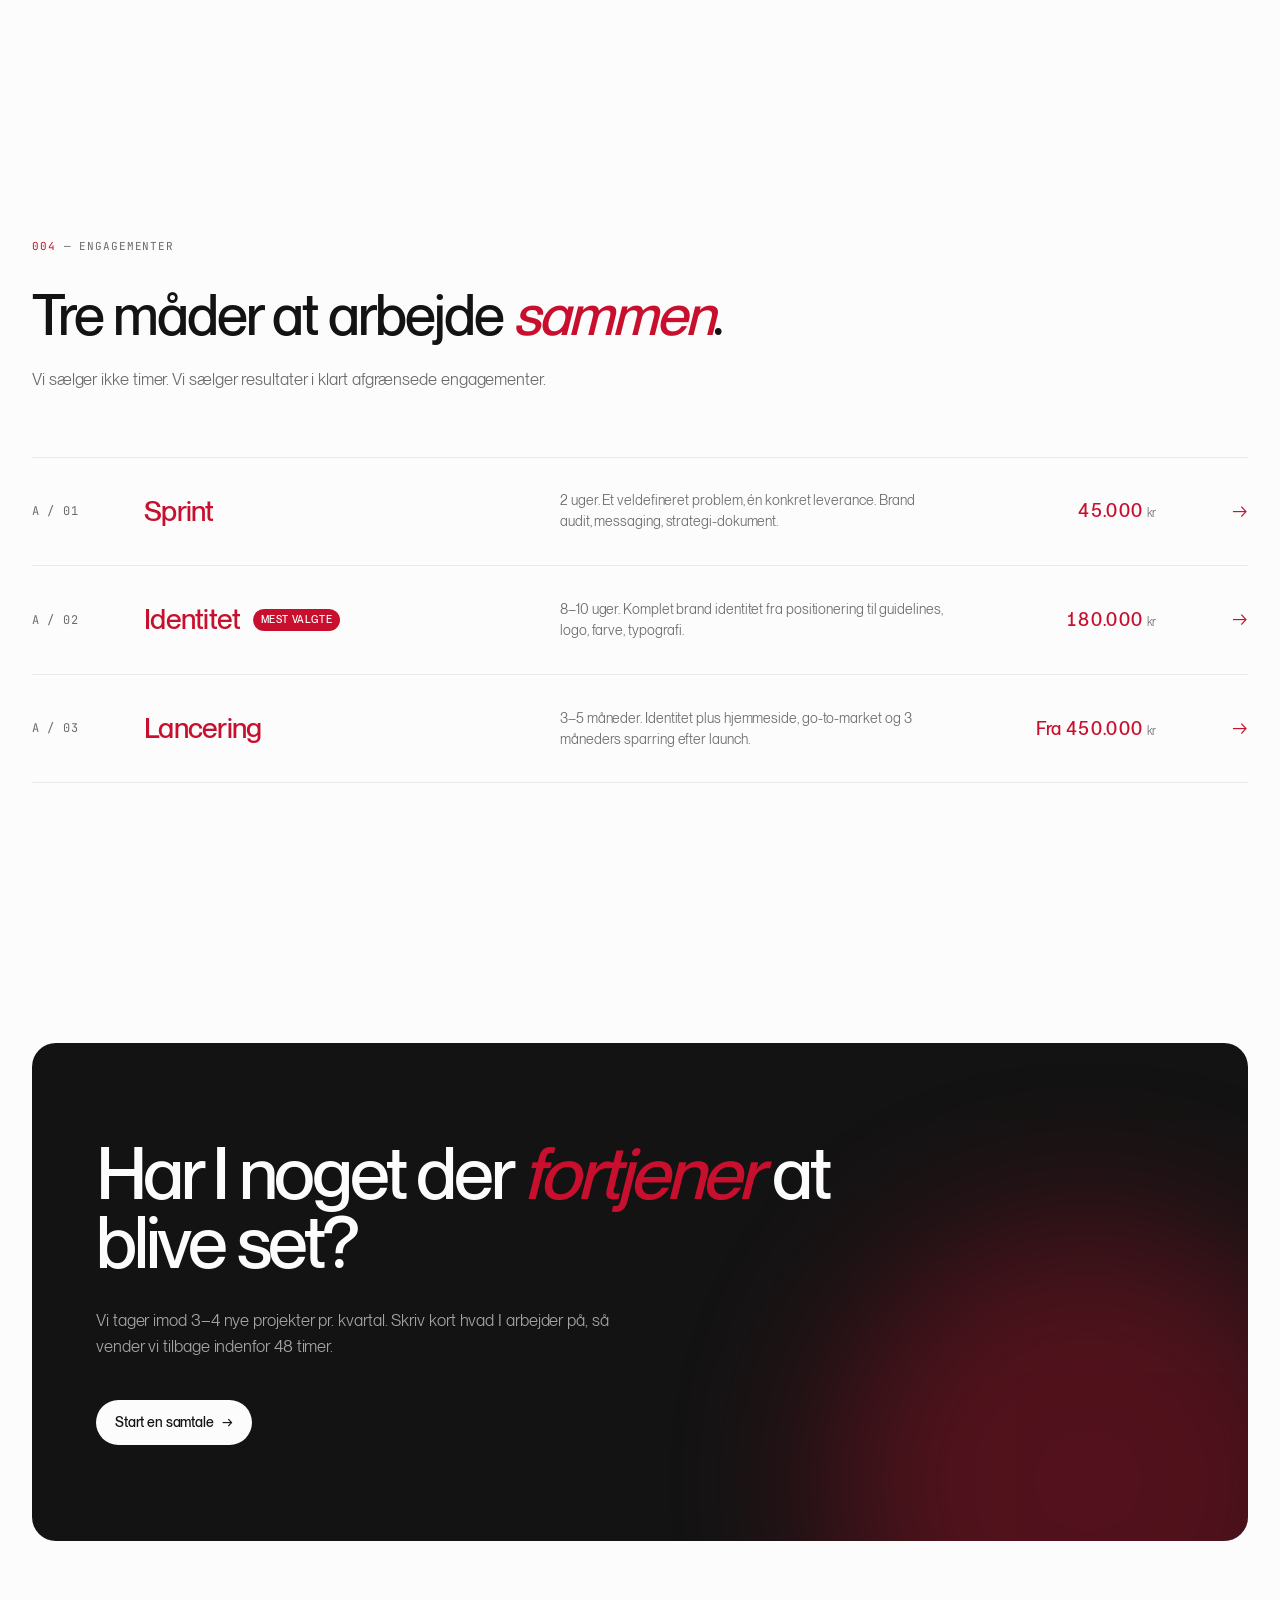
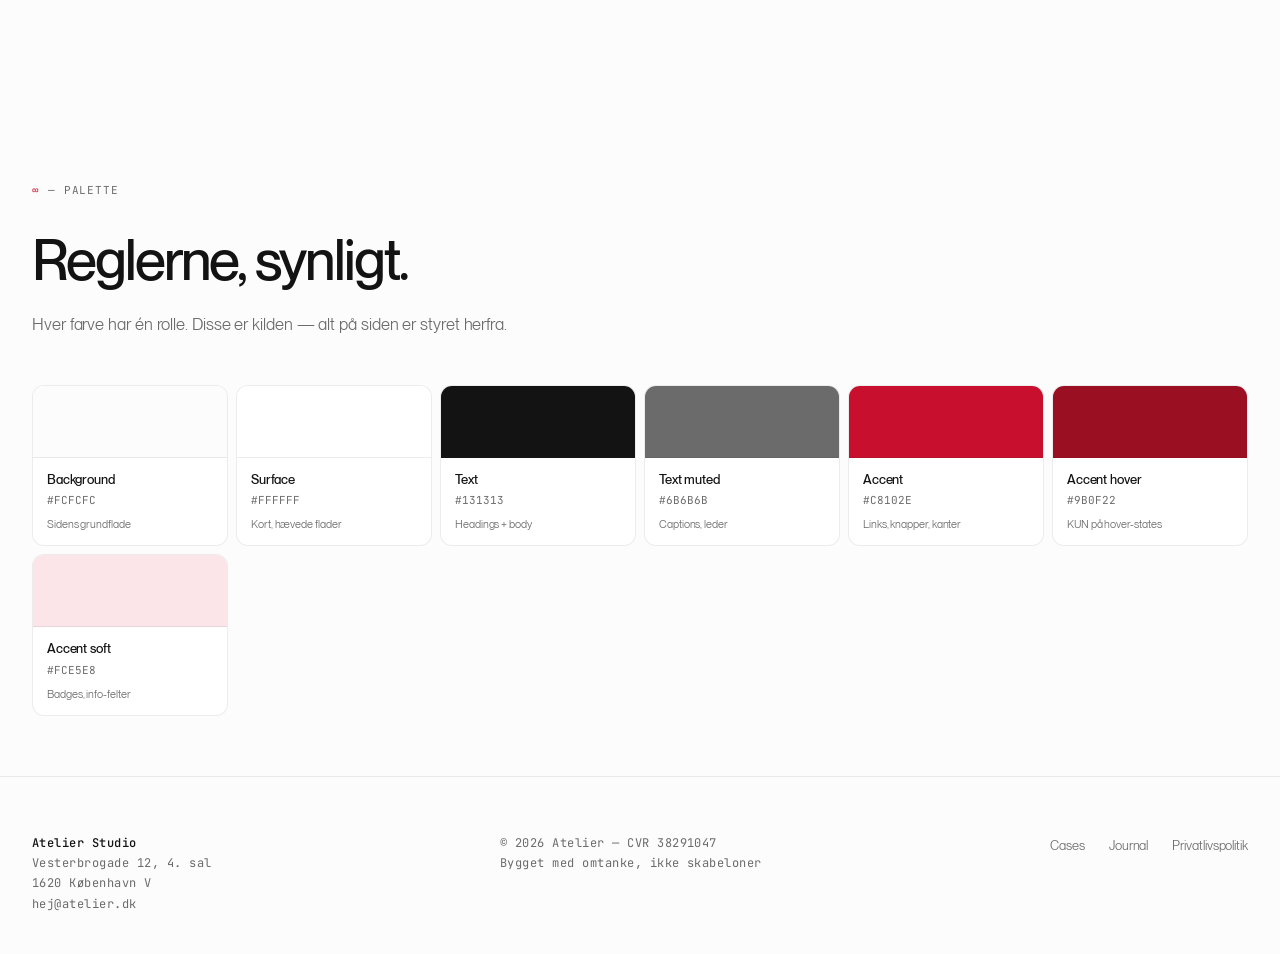
<file: preview-rosso.html>
<!DOCTYPE html>
<html lang="da">
<head>
  <meta charset="UTF-8">
  <meta name="viewport" content="width=device-width, initial-scale=1.0">
  <title>Atelier · Rosso</title>
  <link rel="stylesheet" href="styles.css">
  <style>
    /* PALETTE — Rosso */
    :root {
      --bg:            #FCFCFC;
      --surface:       #FFFFFF;
      --text:          #131313;
      --text-muted:    #6B6B6B;
      --accent:        #C8102E;
      --accent-hover:  #9B0F22;
      --accent-soft:   #FCE5E8;
      --border:        rgba(19, 19, 19, 0.08);
      --border-strong: rgba(19, 19, 19, 0.16);
    }
  </style>
</head>
<body>

  <nav>
    <div class="container nav-inner">
      <a href="#" class="logo">Atelier<span class="asterisk">*</span></a>
      <div class="nav-meta">
        <span>CPH</span>
        <span class="nav-meta-dot"></span>
        <span>EST. 2018</span>
        <span class="nav-meta-dot"></span>
        <span>Q3 åben</span>
      </div>
      <a href="#kontakt" class="btn btn-primary">Lad os tale <span class="arrow">→</span></a>
    </div>
  </nav>

  <header class="hero">
    <div class="container">
      <div class="hero-meta">
        <span class="hero-meta-dot"></span>
        <span>2026 / Q3 / Tager nye projekter</span>
      </div>
      <h1>Brands der<br>virker. Ikke<br>bare <em>set ud</em>.</h1>
      <div class="hero-bottom">
        <p class="hero-lede">Et studio for ambitiøse virksomheder der ved, at design ikke er dekoration — men beslutninger der kan forsvares i et bestyrelseslokale.</p>
        <div class="hero-actions">
          <a href="#tilgang" class="btn btn-accent">Se vores arbejde <span class="arrow">→</span></a>
          <a href="#kontakt" class="btn btn-secondary">Book en samtale</a>
        </div>
      </div>
    </div>
  </header>

  <div class="marquee">
    <div class="marquee-track">
      <span>Brand strategi</span><span class="ast">✱</span>
      <span>Visuel identitet</span><span class="ast">✱</span>
      <span>Digitalt design</span><span class="ast">✱</span>
      <span>Art direction</span><span class="ast">✱</span>
      <span>Editorial design</span><span class="ast">✱</span>
      <span>Type design</span><span class="ast">✱</span>
      <span>Brand strategi</span><span class="ast">✱</span>
      <span>Visuel identitet</span><span class="ast">✱</span>
      <span>Digitalt design</span><span class="ast">✱</span>
      <span>Art direction</span><span class="ast">✱</span>
      <span>Editorial design</span><span class="ast">✱</span>
      <span>Type design</span><span class="ast">✱</span>
    </div>
  </div>

  <section id="tilgang">
    <div class="container">
      <div class="section-meta"><span class="section-meta-num">001</span> — Tilgang</div>
      <h2 class="section-title">Tre discipliner. <em>Én</em> rød tråd.</h2>
      <p class="section-intro">Vi behandler ikke design som dekoration. Hver beslutning starter i strategi og slutter i målbare resultater.</p>

      <div class="bento">
        <div class="cell cell-1">
          <div>
            <div class="cell-tag">Kerneydelse</div>
            <div class="cell-label"><span class="num">A</span> / Strategi før æstetik</div>
          </div>
          <h3>Vi skriver først hvad I står for. Først bagefter rører vi farveblanderen.</h3>
        </div>

        <div class="cell cell-2">
          <div class="cell-label"><span class="num">B</span> / Identitet</div>
          <h3>Logo, type, farve — bygget til at vokse.</h3>
        </div>

        <div class="cell cell-3">
          <div class="cell-label"><span class="num">C</span> / Digitalt</div>
          <h3>Sites og produkter der konverterer.</h3>
        </div>

        <div class="cell cell-4">
          <div class="cell-label">Status</div>
          <div>
            <h3>3–4 projekter<br>pr. kvartal.</h3>
            <a href="#" class="cell-link">Se ledige slots →</a>
          </div>
        </div>

        <div class="cell cell-5">
          <div class="cell-label">Lokation</div>
          <div>
            <h3>Vesterbrogade 12,<br>4. sal · KBH.</h3>
            <a href="#" class="cell-link">Få vejvisning →</a>
          </div>
        </div>
      </div>
    </div>
  </section>

  <section style="padding-top: 0;">
    <div class="container">
      <div class="section-meta"><span class="section-meta-num">002</span> — I tal</div>
      <h2 class="section-title">Otte år. Det vigtige.</h2>

      <div class="numbers-band">
        <div class="number">
          <div class="number-value">120<em>+</em></div>
          <div class="number-label">Brands lanceret</div>
        </div>
        <div class="number">
          <div class="number-value">24</div>
          <div class="number-label">Awards</div>
        </div>
        <div class="number">
          <div class="number-value">92<em>%</em></div>
          <div class="number-label">Genkøb</div>
        </div>
        <div class="number">
          <div class="number-value">8</div>
          <div class="number-label">År i drift</div>
        </div>
      </div>
    </div>
  </section>

  <section class="quote-section">
    <div class="container-narrow">
      <div class="section-meta"><span class="section-meta-num">003</span> — Stemme fra rummet</div>
      <p class="quote-text">De lavede ikke bare et logo. De fandt det sprog vi havde manglet i fem år og pakkede det ind i et udtryk der får os til at føle os som dem vi er på vores bedste dage.</p>
      <div class="quote-author">
        <div class="quote-avatar">MH</div>
        <div>
          <div class="quote-name">Maja Hansen</div>
          <div class="quote-role">Founder · Nordlys Capital</div>
        </div>
      </div>
    </div>
  </section>

  <section id="engagementer">
    <div class="container">
      <div class="section-meta"><span class="section-meta-num">004</span> — Engagementer</div>
      <h2 class="section-title">Tre måder at arbejde <em>sammen</em>.</h2>
      <p class="section-intro">Vi sælger ikke timer. Vi sælger resultater i klart afgrænsede engagementer.</p>

      <div class="engagements">
        <a href="#" class="engagement">
          <div class="engagement-num">A / 01</div>
          <div class="engagement-name">Sprint</div>
          <div class="engagement-desc">2 uger. Et veldefineret problem, én konkret leverance. Brand audit, messaging, strategi-dokument.</div>
          <div class="engagement-price">45.000 <em>kr</em></div>
          <div class="engagement-arrow">→</div>
        </a>
        <a href="#" class="engagement engagement-featured">
          <div class="engagement-num">A / 02</div>
          <div class="engagement-name">Identitet</div>
          <div class="engagement-desc">8–10 uger. Komplet brand identitet fra positionering til guidelines, logo, farve, typografi.</div>
          <div class="engagement-price">180.000 <em>kr</em></div>
          <div class="engagement-arrow">→</div>
        </a>
        <a href="#" class="engagement">
          <div class="engagement-num">A / 03</div>
          <div class="engagement-name">Lancering</div>
          <div class="engagement-desc">3–5 måneder. Identitet plus hjemmeside, go-to-market og 3 måneders sparring efter launch.</div>
          <div class="engagement-price">Fra 450.000 <em>kr</em></div>
          <div class="engagement-arrow">→</div>
        </a>
      </div>
    </div>
  </section>

  <section class="cta-section" id="kontakt">
    <div class="container">
      <div class="cta-card">
        <h2>Har I noget der <em>fortjener</em> at blive set?</h2>
        <p>Vi tager imod 3–4 nye projekter pr. kvartal. Skriv kort hvad I arbejder på, så vender vi tilbage indenfor 48 timer.</p>
        <a href="mailto:hej@atelier.dk" class="btn btn-primary">Start en samtale <span class="arrow">→</span></a>
      </div>
    </div>
  </section>

  <section class="palette-section">
    <div class="container">
      <div class="section-meta"><span class="section-meta-num">∞</span> — Palette</div>
      <h2 class="section-title">Reglerne, synligt.</h2>
      <p class="section-intro">Hver farve har én rolle. Disse er kilden — alt på siden er styret herfra.</p>
      <div class="palette-grid">
        <div class="palette-item"><div class="palette-swatch" style="background: #FCFCFC;"></div><div class="palette-info"><div class="palette-name">Background</div><div class="palette-hex">#FCFCFC</div><div class="palette-use">Sidens grundflade</div></div></div>
        <div class="palette-item"><div class="palette-swatch" style="background: #FFFFFF;"></div><div class="palette-info"><div class="palette-name">Surface</div><div class="palette-hex">#FFFFFF</div><div class="palette-use">Kort, hævede flader</div></div></div>
        <div class="palette-item"><div class="palette-swatch" style="background: #131313;"></div><div class="palette-info"><div class="palette-name">Text</div><div class="palette-hex">#131313</div><div class="palette-use">Headings + body</div></div></div>
        <div class="palette-item"><div class="palette-swatch" style="background: #6B6B6B;"></div><div class="palette-info"><div class="palette-name">Text muted</div><div class="palette-hex">#6B6B6B</div><div class="palette-use">Captions, leder</div></div></div>
        <div class="palette-item"><div class="palette-swatch" style="background: #C8102E;"></div><div class="palette-info"><div class="palette-name">Accent</div><div class="palette-hex">#C8102E</div><div class="palette-use">Links, knapper, kanter</div></div></div>
        <div class="palette-item"><div class="palette-swatch" style="background: #9B0F22;"></div><div class="palette-info"><div class="palette-name">Accent hover</div><div class="palette-hex">#9B0F22</div><div class="palette-use">KUN på hover-states</div></div></div>
        <div class="palette-item"><div class="palette-swatch" style="background: #FCE5E8;"></div><div class="palette-info"><div class="palette-name">Accent soft</div><div class="palette-hex">#FCE5E8</div><div class="palette-use">Badges, info-felter</div></div></div>
      </div>
    </div>
  </section>

  <footer>
    <div class="container footer-inner">
      <div class="footer-block">
        <strong>Atelier Studio</strong><br>
        Vesterbrogade 12, 4. sal<br>
        1620 København V<br>
        hej@atelier.dk
      </div>
      <div class="footer-block">
        © 2026 Atelier — CVR 38291047<br>
        Bygget med omtanke, ikke skabeloner
      </div>
      <ul class="footer-links">
        <li><a href="#">Cases</a></li>
        <li><a href="#">Journal</a></li>
        <li><a href="#">Privatlivspolitik</a></li>
      </ul>
    </div>
  </footer>

  <div class="variant-nav">
    <a href="preview-vermillion.html">Vermillion</a>
    <a href="preview-cinnabar.html">Cinnabar</a>
    <a href="preview-flame.html">Flame</a>
    <a href="preview-klein.html">Klein</a>
    <a href="preview-forest.html">Forest</a>
    <a href="preview-rosso.html" class="active">Rosso</a>
    <a href="preview-schiap.html">Schiap</a>
    <a href="preview-plum.html">Plum</a>
    <a href="preview-tangerine.html">Tangerine</a>
    <a href="preview-solar.html">Solar</a>
  </div>

  <script src="script.js"></script>
</body>
</html>
</file>
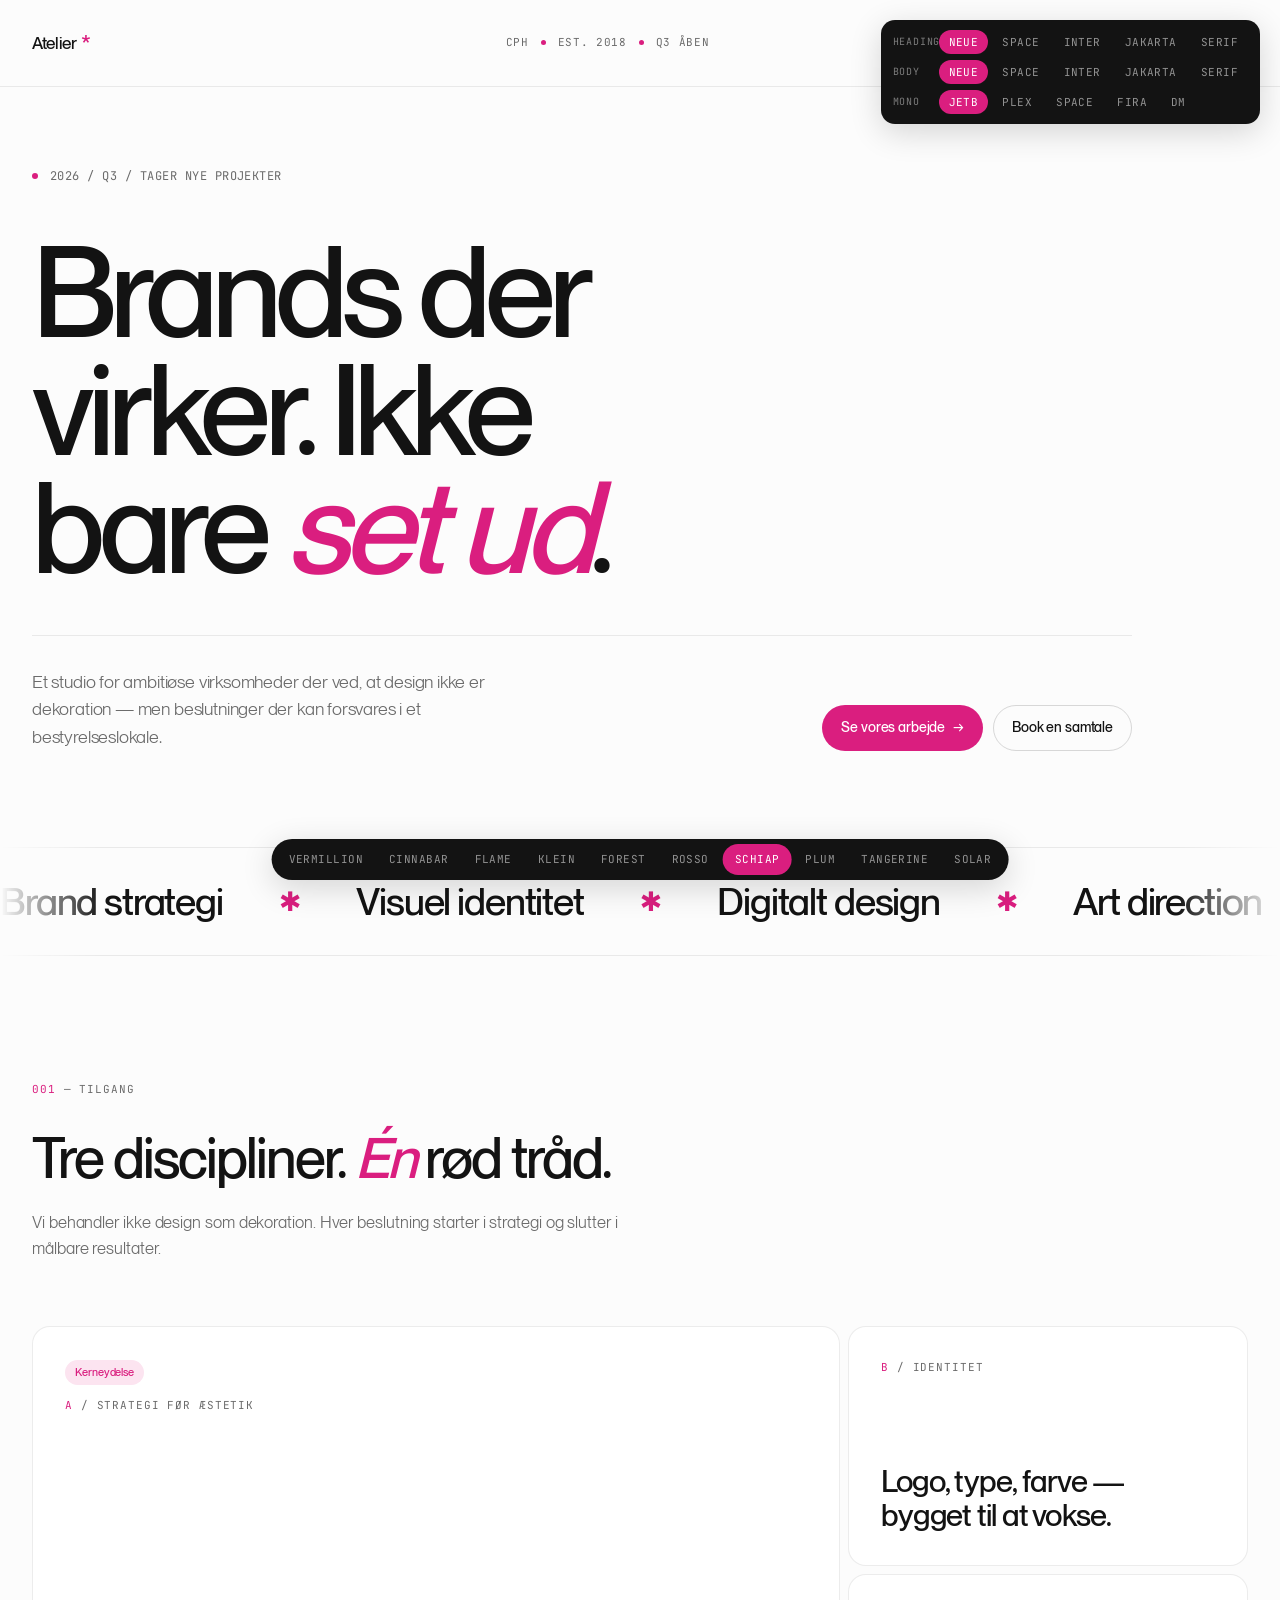
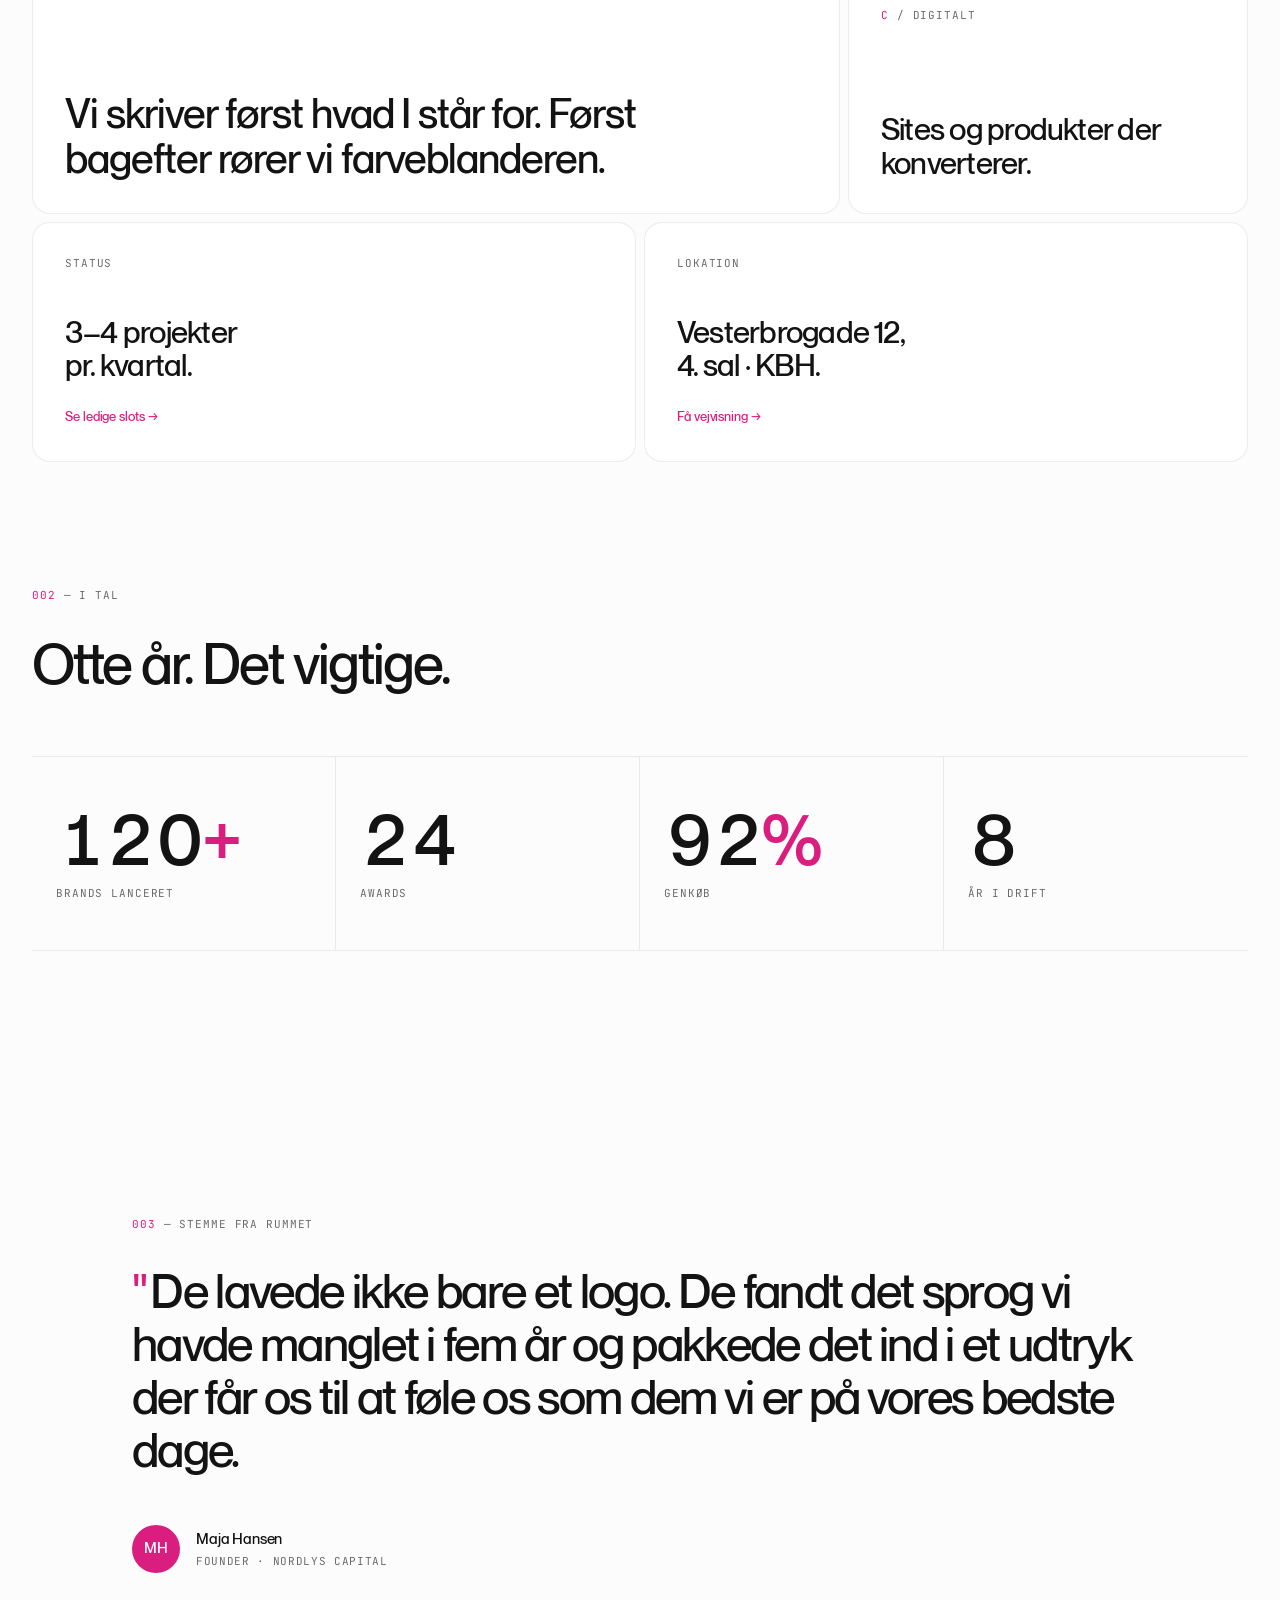
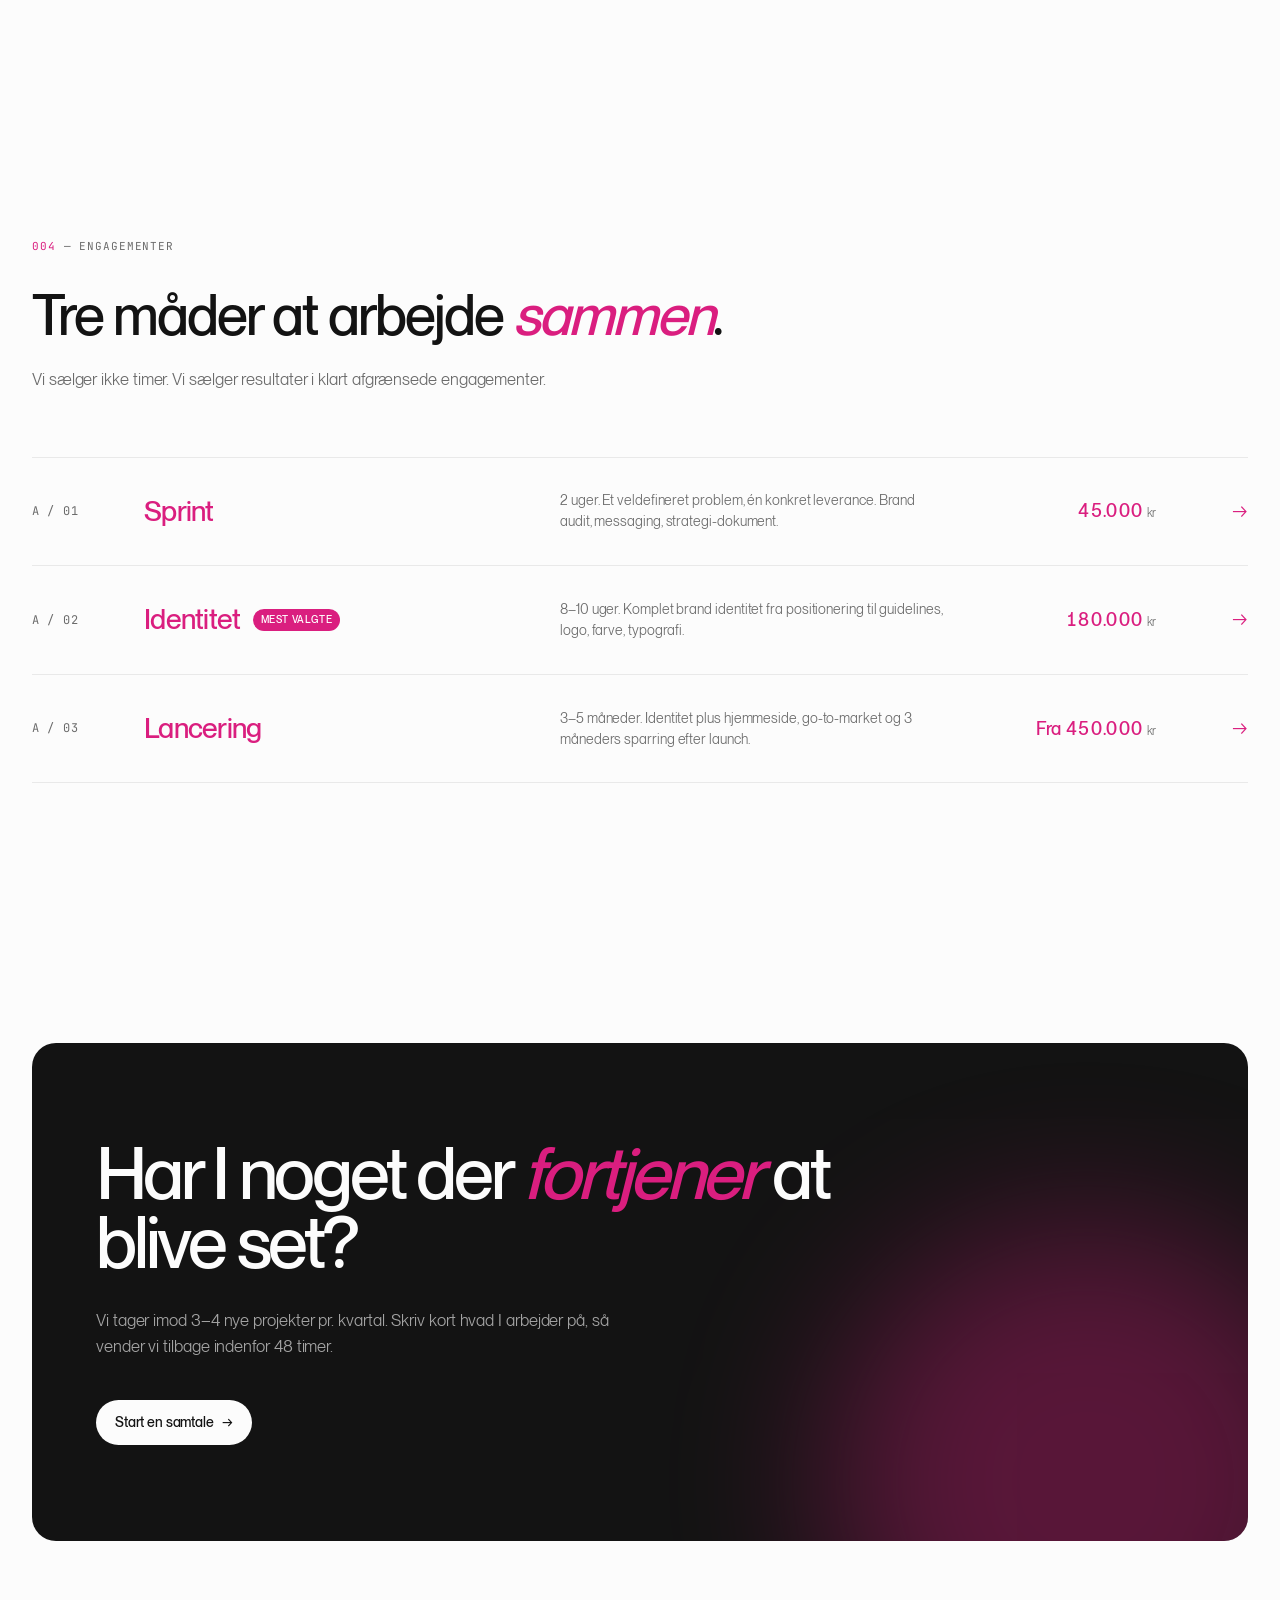
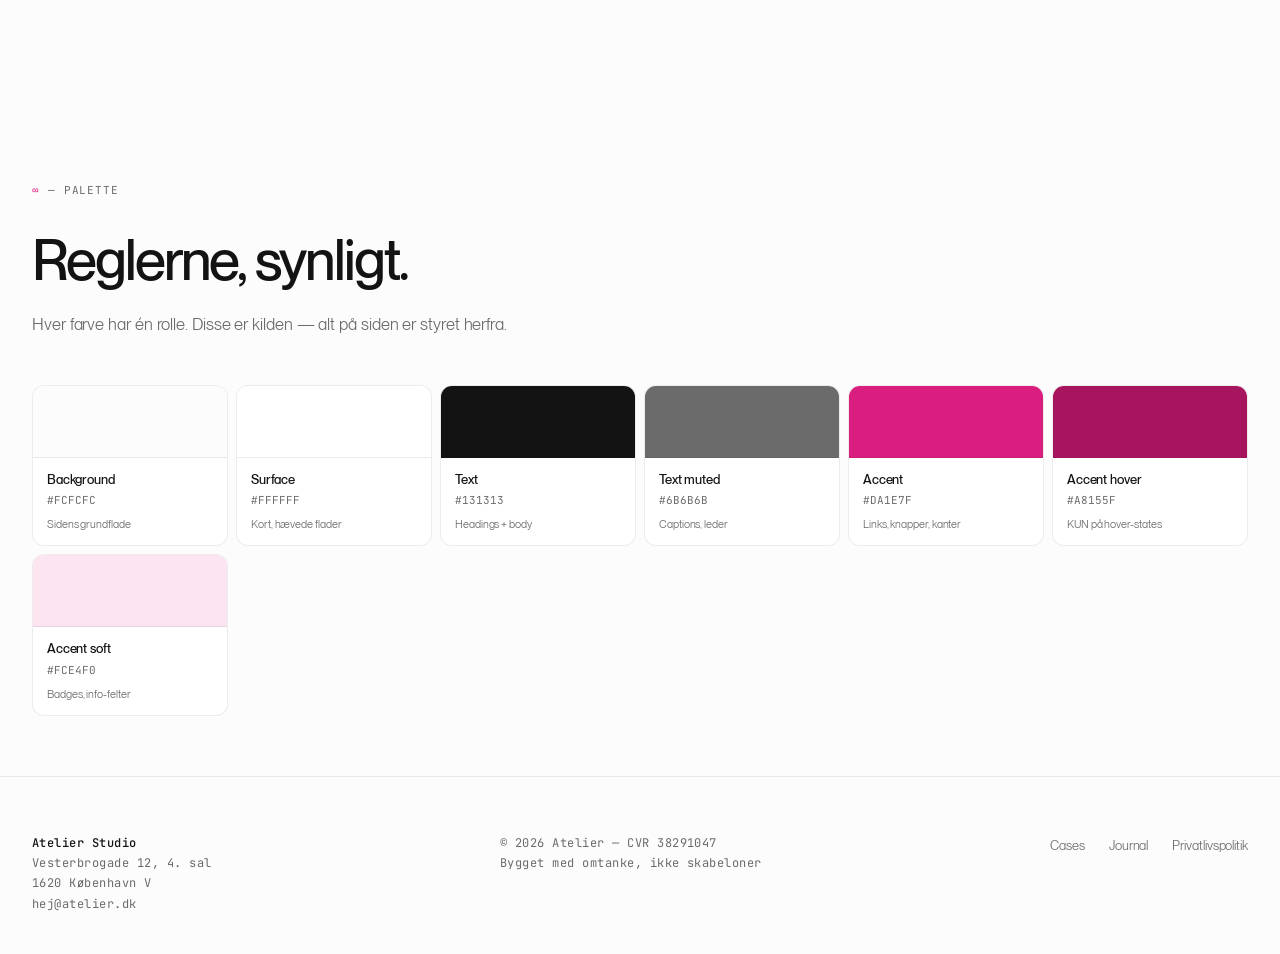
<file: preview-schiap.html>
<!DOCTYPE html>
<html lang="da">
<head>
  <meta charset="UTF-8">
  <meta name="viewport" content="width=device-width, initial-scale=1.0">
  <title>Atelier · Schiap</title>
  <link rel="stylesheet" href="styles.css">
  <style>
    /* PALETTE — Schiap */
    :root {
      --bg:            #FCFCFC;
      --surface:       #FFFFFF;
      --text:          #131313;
      --text-muted:    #6B6B6B;
      --accent:        #DA1E7F;
      --accent-hover:  #A8155F;
      --accent-soft:   #FCE4F0;
      --border:        rgba(19, 19, 19, 0.08);
      --border-strong: rgba(19, 19, 19, 0.16);
    }
  </style>
</head>
<body>

  <nav>
    <div class="container nav-inner">
      <a href="#" class="logo">Atelier<span class="asterisk">*</span></a>
      <div class="nav-meta">
        <span>CPH</span>
        <span class="nav-meta-dot"></span>
        <span>EST. 2018</span>
        <span class="nav-meta-dot"></span>
        <span>Q3 åben</span>
      </div>
      <a href="#kontakt" class="btn btn-primary">Lad os tale <span class="arrow">→</span></a>
    </div>
  </nav>

  <header class="hero">
    <div class="container">
      <div class="hero-meta">
        <span class="hero-meta-dot"></span>
        <span>2026 / Q3 / Tager nye projekter</span>
      </div>
      <h1>Brands der<br>virker. Ikke<br>bare <em>set ud</em>.</h1>
      <div class="hero-bottom">
        <p class="hero-lede">Et studio for ambitiøse virksomheder der ved, at design ikke er dekoration — men beslutninger der kan forsvares i et bestyrelseslokale.</p>
        <div class="hero-actions">
          <a href="#tilgang" class="btn btn-accent">Se vores arbejde <span class="arrow">→</span></a>
          <a href="#kontakt" class="btn btn-secondary">Book en samtale</a>
        </div>
      </div>
    </div>
  </header>

  <div class="marquee">
    <div class="marquee-track">
      <span>Brand strategi</span><span class="ast">✱</span>
      <span>Visuel identitet</span><span class="ast">✱</span>
      <span>Digitalt design</span><span class="ast">✱</span>
      <span>Art direction</span><span class="ast">✱</span>
      <span>Editorial design</span><span class="ast">✱</span>
      <span>Type design</span><span class="ast">✱</span>
      <span>Brand strategi</span><span class="ast">✱</span>
      <span>Visuel identitet</span><span class="ast">✱</span>
      <span>Digitalt design</span><span class="ast">✱</span>
      <span>Art direction</span><span class="ast">✱</span>
      <span>Editorial design</span><span class="ast">✱</span>
      <span>Type design</span><span class="ast">✱</span>
    </div>
  </div>

  <section id="tilgang">
    <div class="container">
      <div class="section-meta"><span class="section-meta-num">001</span> — Tilgang</div>
      <h2 class="section-title">Tre discipliner. <em>Én</em> rød tråd.</h2>
      <p class="section-intro">Vi behandler ikke design som dekoration. Hver beslutning starter i strategi og slutter i målbare resultater.</p>

      <div class="bento">
        <div class="cell cell-1">
          <div>
            <div class="cell-tag">Kerneydelse</div>
            <div class="cell-label"><span class="num">A</span> / Strategi før æstetik</div>
          </div>
          <h3>Vi skriver først hvad I står for. Først bagefter rører vi farveblanderen.</h3>
        </div>

        <div class="cell cell-2">
          <div class="cell-label"><span class="num">B</span> / Identitet</div>
          <h3>Logo, type, farve — bygget til at vokse.</h3>
        </div>

        <div class="cell cell-3">
          <div class="cell-label"><span class="num">C</span> / Digitalt</div>
          <h3>Sites og produkter der konverterer.</h3>
        </div>

        <div class="cell cell-4">
          <div class="cell-label">Status</div>
          <div>
            <h3>3–4 projekter<br>pr. kvartal.</h3>
            <a href="#" class="cell-link">Se ledige slots →</a>
          </div>
        </div>

        <div class="cell cell-5">
          <div class="cell-label">Lokation</div>
          <div>
            <h3>Vesterbrogade 12,<br>4. sal · KBH.</h3>
            <a href="#" class="cell-link">Få vejvisning →</a>
          </div>
        </div>
      </div>
    </div>
  </section>

  <section style="padding-top: 0;">
    <div class="container">
      <div class="section-meta"><span class="section-meta-num">002</span> — I tal</div>
      <h2 class="section-title">Otte år. Det vigtige.</h2>

      <div class="numbers-band">
        <div class="number">
          <div class="number-value">120<em>+</em></div>
          <div class="number-label">Brands lanceret</div>
        </div>
        <div class="number">
          <div class="number-value">24</div>
          <div class="number-label">Awards</div>
        </div>
        <div class="number">
          <div class="number-value">92<em>%</em></div>
          <div class="number-label">Genkøb</div>
        </div>
        <div class="number">
          <div class="number-value">8</div>
          <div class="number-label">År i drift</div>
        </div>
      </div>
    </div>
  </section>

  <section class="quote-section">
    <div class="container-narrow">
      <div class="section-meta"><span class="section-meta-num">003</span> — Stemme fra rummet</div>
      <p class="quote-text">De lavede ikke bare et logo. De fandt det sprog vi havde manglet i fem år og pakkede det ind i et udtryk der får os til at føle os som dem vi er på vores bedste dage.</p>
      <div class="quote-author">
        <div class="quote-avatar">MH</div>
        <div>
          <div class="quote-name">Maja Hansen</div>
          <div class="quote-role">Founder · Nordlys Capital</div>
        </div>
      </div>
    </div>
  </section>

  <section id="engagementer">
    <div class="container">
      <div class="section-meta"><span class="section-meta-num">004</span> — Engagementer</div>
      <h2 class="section-title">Tre måder at arbejde <em>sammen</em>.</h2>
      <p class="section-intro">Vi sælger ikke timer. Vi sælger resultater i klart afgrænsede engagementer.</p>

      <div class="engagements">
        <a href="#" class="engagement">
          <div class="engagement-num">A / 01</div>
          <div class="engagement-name">Sprint</div>
          <div class="engagement-desc">2 uger. Et veldefineret problem, én konkret leverance. Brand audit, messaging, strategi-dokument.</div>
          <div class="engagement-price">45.000 <em>kr</em></div>
          <div class="engagement-arrow">→</div>
        </a>
        <a href="#" class="engagement engagement-featured">
          <div class="engagement-num">A / 02</div>
          <div class="engagement-name">Identitet</div>
          <div class="engagement-desc">8–10 uger. Komplet brand identitet fra positionering til guidelines, logo, farve, typografi.</div>
          <div class="engagement-price">180.000 <em>kr</em></div>
          <div class="engagement-arrow">→</div>
        </a>
        <a href="#" class="engagement">
          <div class="engagement-num">A / 03</div>
          <div class="engagement-name">Lancering</div>
          <div class="engagement-desc">3–5 måneder. Identitet plus hjemmeside, go-to-market og 3 måneders sparring efter launch.</div>
          <div class="engagement-price">Fra 450.000 <em>kr</em></div>
          <div class="engagement-arrow">→</div>
        </a>
      </div>
    </div>
  </section>

  <section class="cta-section" id="kontakt">
    <div class="container">
      <div class="cta-card">
        <h2>Har I noget der <em>fortjener</em> at blive set?</h2>
        <p>Vi tager imod 3–4 nye projekter pr. kvartal. Skriv kort hvad I arbejder på, så vender vi tilbage indenfor 48 timer.</p>
        <a href="mailto:hej@atelier.dk" class="btn btn-primary">Start en samtale <span class="arrow">→</span></a>
      </div>
    </div>
  </section>

  <section class="palette-section">
    <div class="container">
      <div class="section-meta"><span class="section-meta-num">∞</span> — Palette</div>
      <h2 class="section-title">Reglerne, synligt.</h2>
      <p class="section-intro">Hver farve har én rolle. Disse er kilden — alt på siden er styret herfra.</p>
      <div class="palette-grid">
        <div class="palette-item"><div class="palette-swatch" style="background: #FCFCFC;"></div><div class="palette-info"><div class="palette-name">Background</div><div class="palette-hex">#FCFCFC</div><div class="palette-use">Sidens grundflade</div></div></div>
        <div class="palette-item"><div class="palette-swatch" style="background: #FFFFFF;"></div><div class="palette-info"><div class="palette-name">Surface</div><div class="palette-hex">#FFFFFF</div><div class="palette-use">Kort, hævede flader</div></div></div>
        <div class="palette-item"><div class="palette-swatch" style="background: #131313;"></div><div class="palette-info"><div class="palette-name">Text</div><div class="palette-hex">#131313</div><div class="palette-use">Headings + body</div></div></div>
        <div class="palette-item"><div class="palette-swatch" style="background: #6B6B6B;"></div><div class="palette-info"><div class="palette-name">Text muted</div><div class="palette-hex">#6B6B6B</div><div class="palette-use">Captions, leder</div></div></div>
        <div class="palette-item"><div class="palette-swatch" style="background: #DA1E7F;"></div><div class="palette-info"><div class="palette-name">Accent</div><div class="palette-hex">#DA1E7F</div><div class="palette-use">Links, knapper, kanter</div></div></div>
        <div class="palette-item"><div class="palette-swatch" style="background: #A8155F;"></div><div class="palette-info"><div class="palette-name">Accent hover</div><div class="palette-hex">#A8155F</div><div class="palette-use">KUN på hover-states</div></div></div>
        <div class="palette-item"><div class="palette-swatch" style="background: #FCE4F0;"></div><div class="palette-info"><div class="palette-name">Accent soft</div><div class="palette-hex">#FCE4F0</div><div class="palette-use">Badges, info-felter</div></div></div>
      </div>
    </div>
  </section>

  <footer>
    <div class="container footer-inner">
      <div class="footer-block">
        <strong>Atelier Studio</strong><br>
        Vesterbrogade 12, 4. sal<br>
        1620 København V<br>
        hej@atelier.dk
      </div>
      <div class="footer-block">
        © 2026 Atelier — CVR 38291047<br>
        Bygget med omtanke, ikke skabeloner
      </div>
      <ul class="footer-links">
        <li><a href="#">Cases</a></li>
        <li><a href="#">Journal</a></li>
        <li><a href="#">Privatlivspolitik</a></li>
      </ul>
    </div>
  </footer>

  <div class="variant-nav">
    <a href="preview-vermillion.html">Vermillion</a>
    <a href="preview-cinnabar.html">Cinnabar</a>
    <a href="preview-flame.html">Flame</a>
    <a href="preview-klein.html">Klein</a>
    <a href="preview-forest.html">Forest</a>
    <a href="preview-rosso.html">Rosso</a>
    <a href="preview-schiap.html" class="active">Schiap</a>
    <a href="preview-plum.html">Plum</a>
    <a href="preview-tangerine.html">Tangerine</a>
    <a href="preview-solar.html">Solar</a>
  </div>

  <script src="script.js"></script>
</body>
</html>
</file>
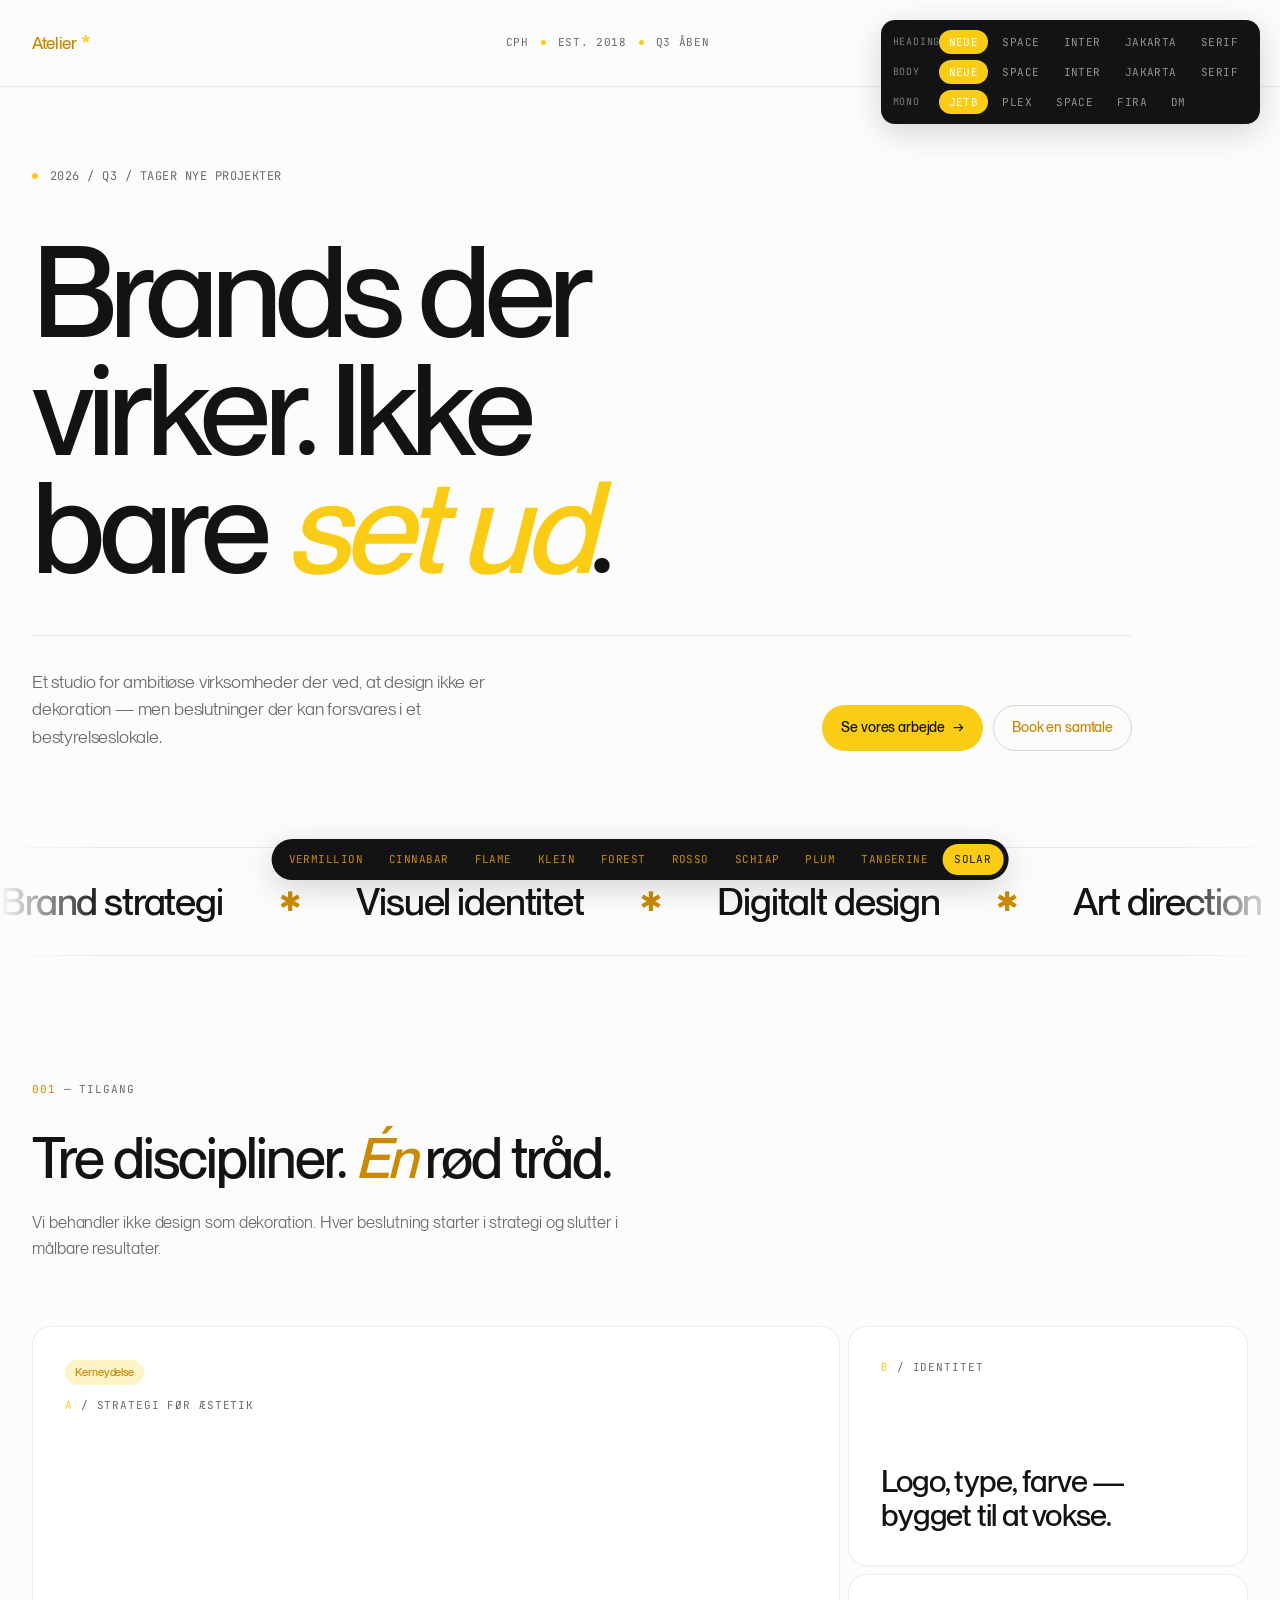
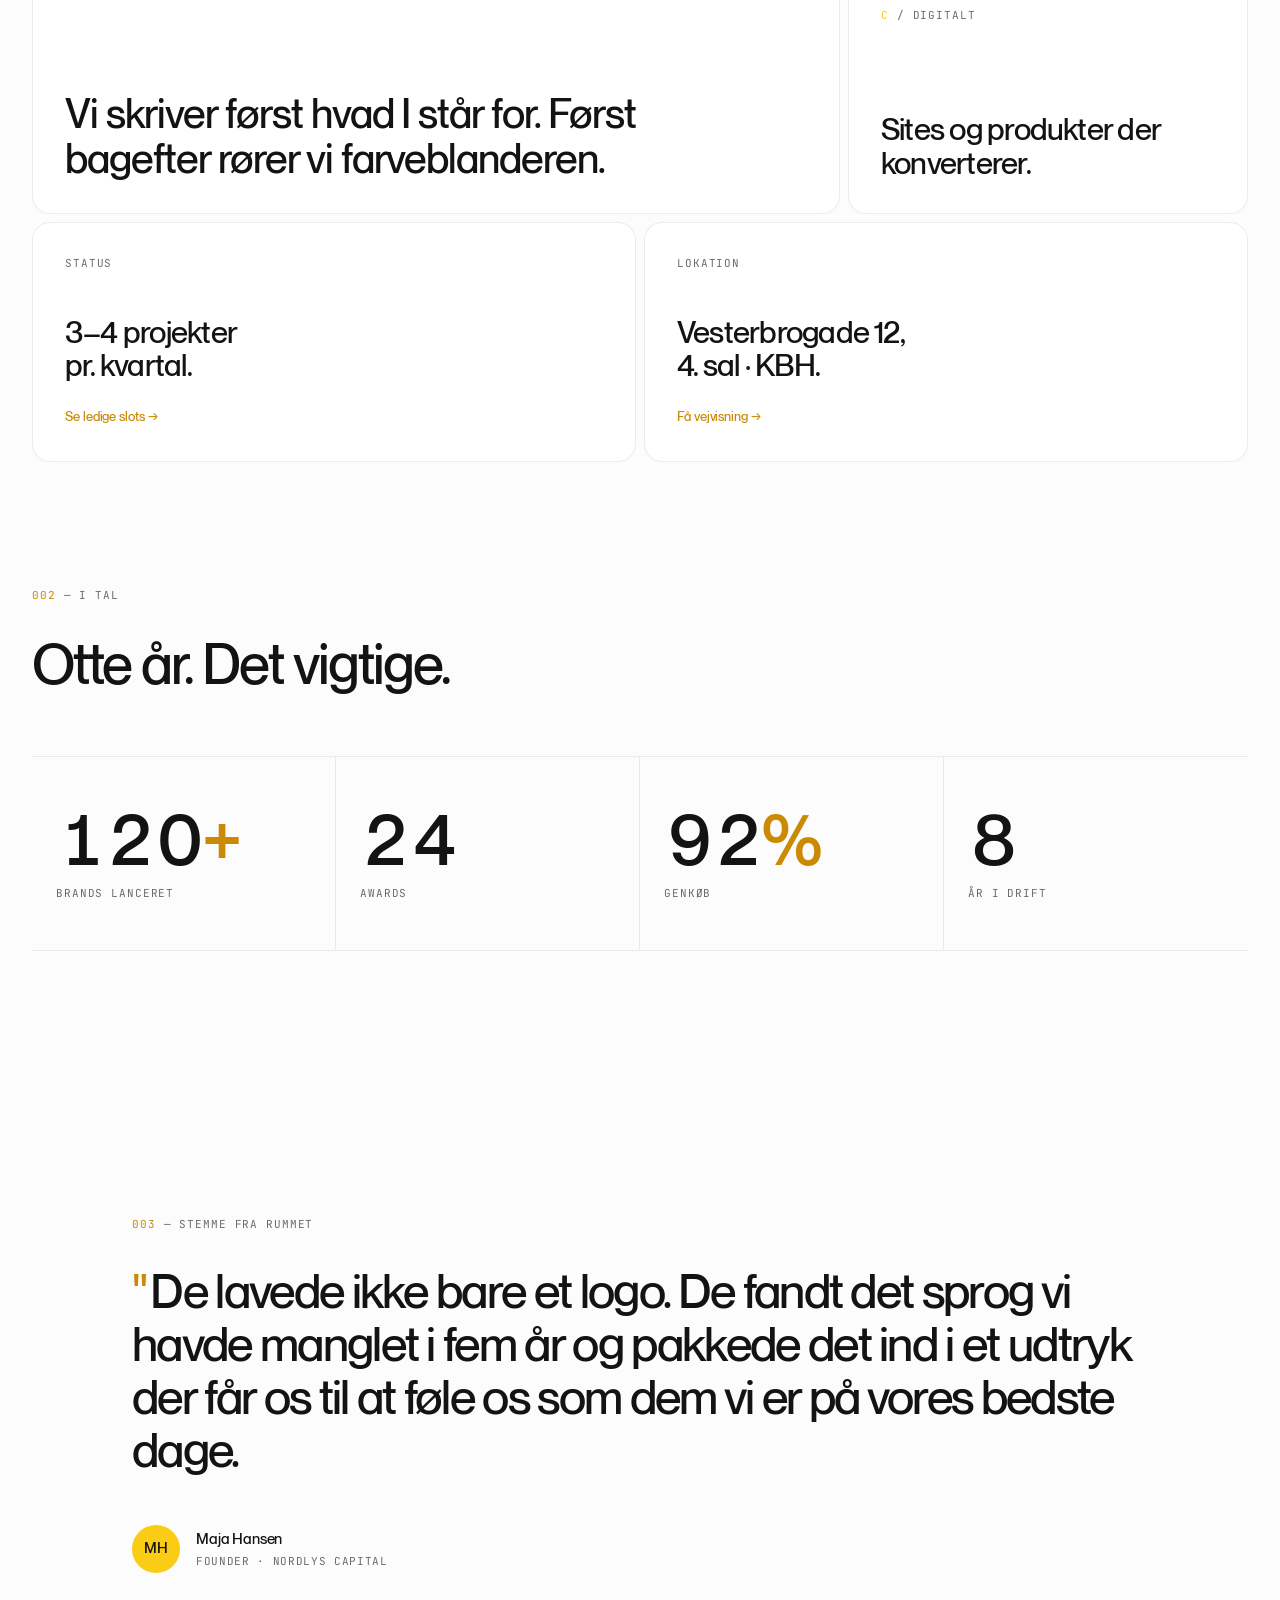
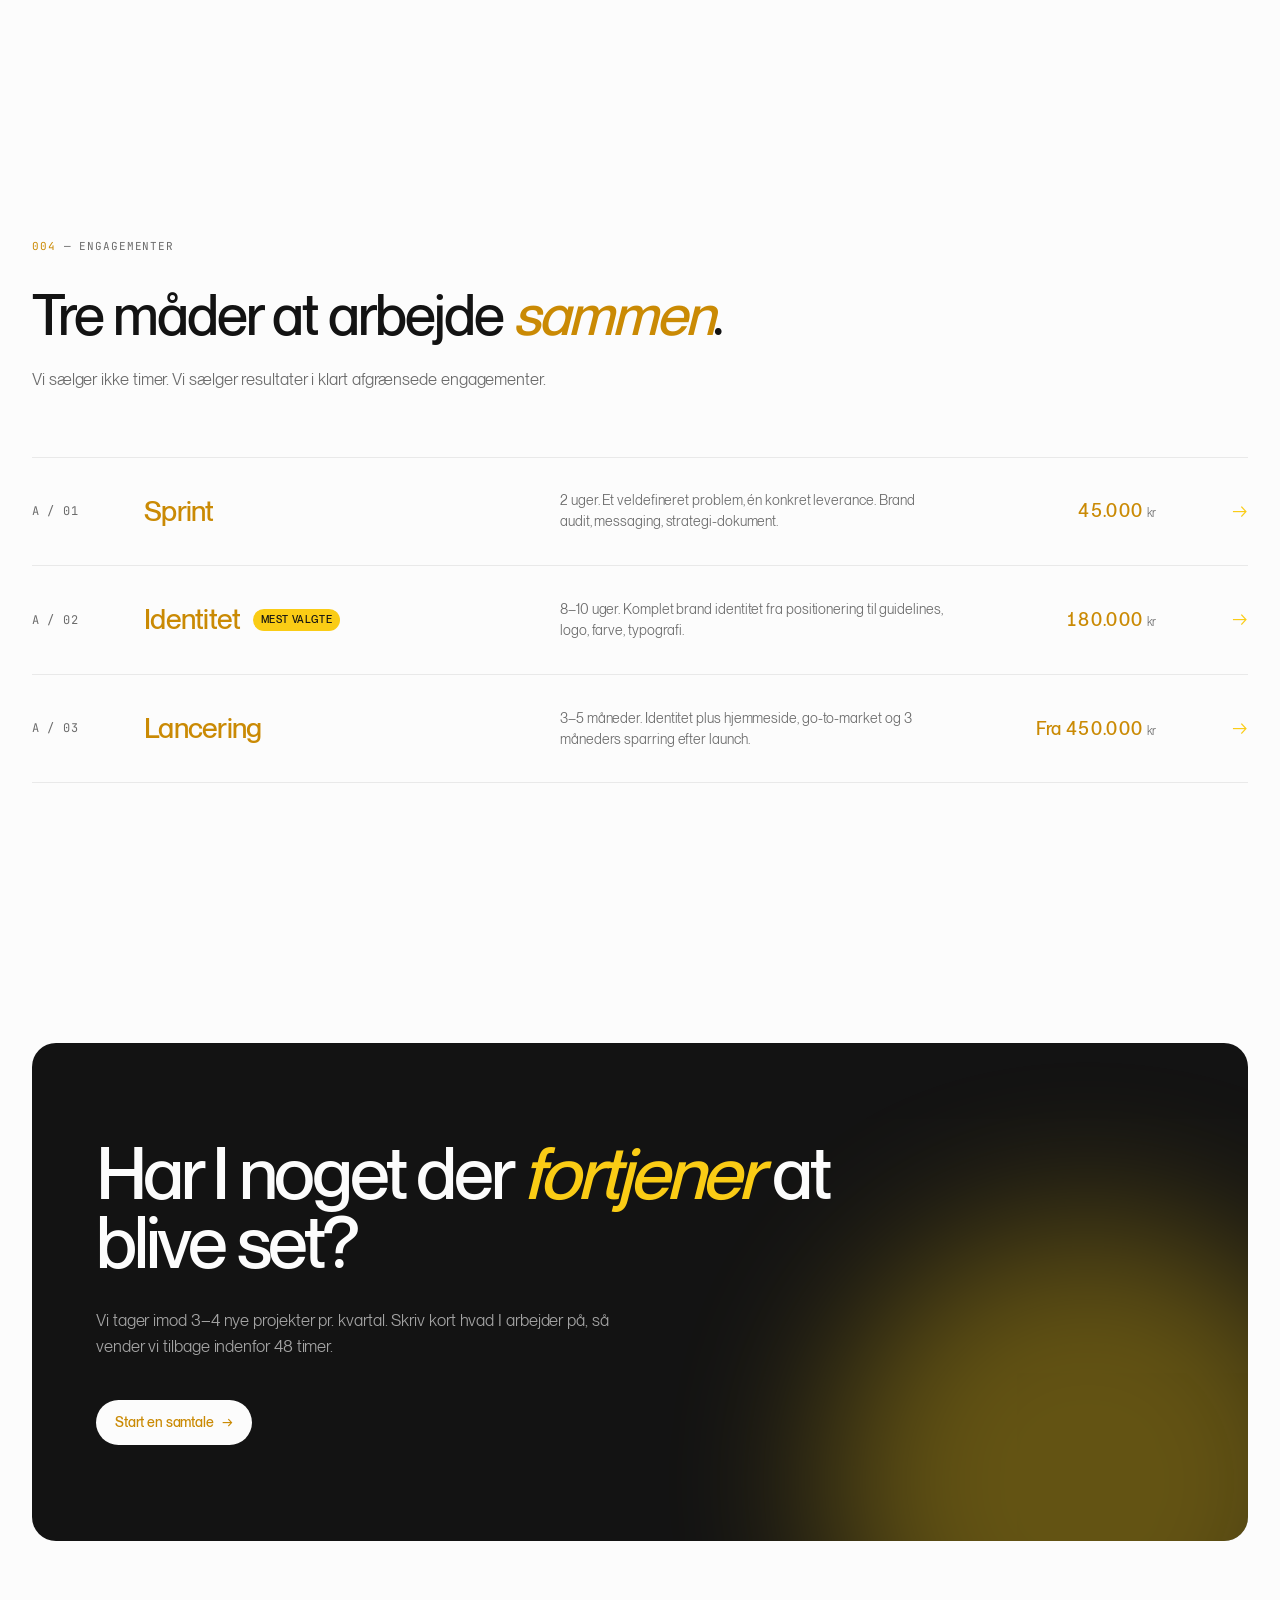
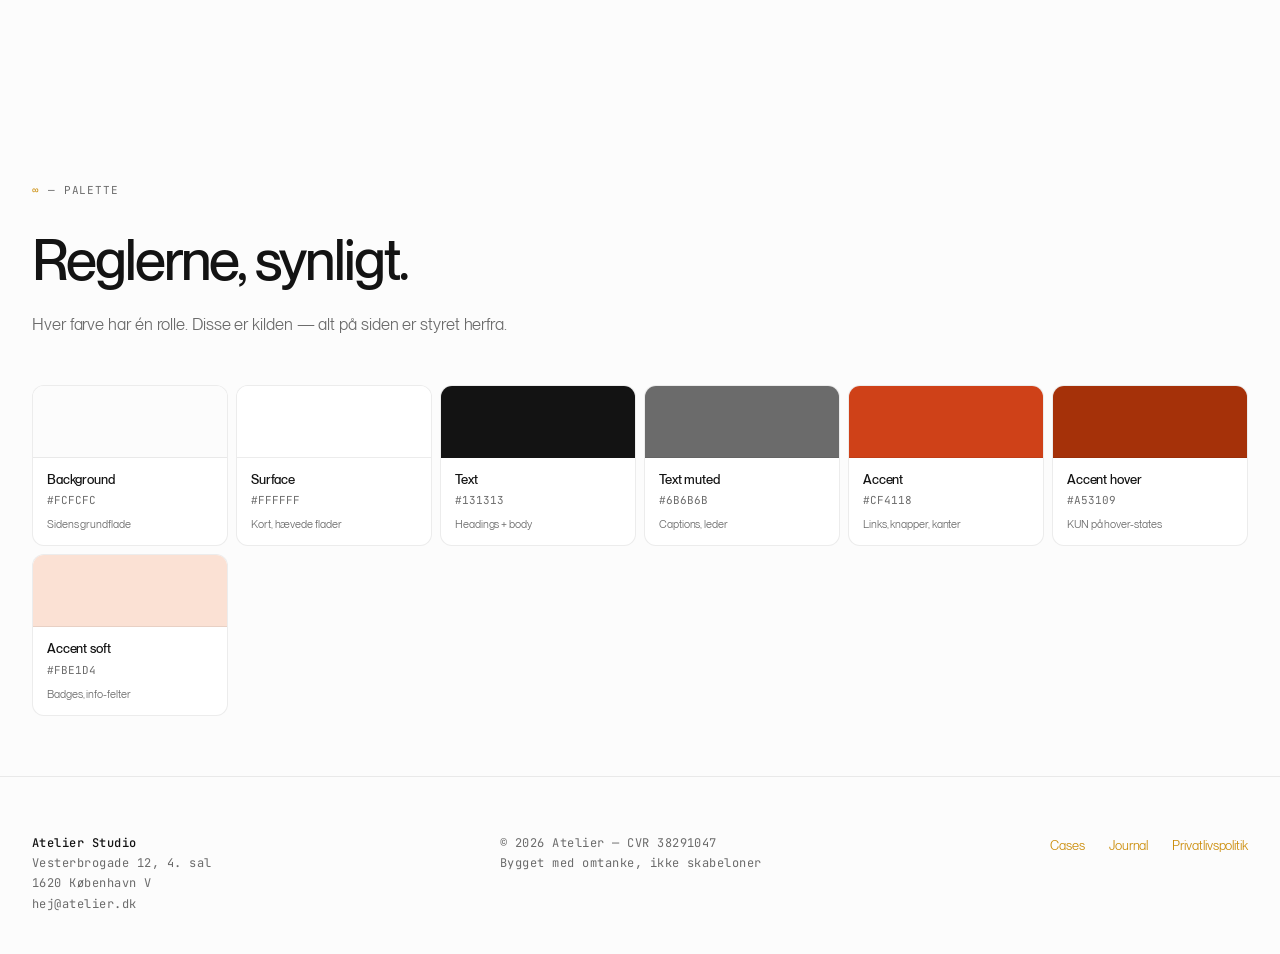
<file: preview-solar.html>
<!DOCTYPE html>
<html lang="da">
<head>
  <meta charset="UTF-8">
  <meta name="viewport" content="width=device-width, initial-scale=1.0">
  <title>Atelier · Solar</title>
  <link rel="stylesheet" href="styles.css">
  <style>
    /* PALETTE — Solar (yellow needs dark text on accent surfaces) */
    :root {
      --bg:            #FCFCFC;
      --surface:       #FFFFFF;
      --text:          #131313;
      --text-muted:    #6B6B6B;
      --accent:        #FACC15;
      --accent-hover:  #CA8A04;
      --accent-soft:   #FEF3C7;
      --border:        rgba(19, 19, 19, 0.08);
      --border-strong: rgba(19, 19, 19, 0.16);
    }
    /* Yellow override — mørk tekst på accent-baggrunde for læsbarhed */
    .btn-accent, .btn-accent:hover,
    .btn-primary:hover,
    .quote-avatar,
    .engagement-featured .engagement-name::after,
    .variant-nav a.active,
    .cta-card .btn-primary:hover {
      color: var(--text) !important;
    }
    /* Body links bør være mørkere version (hover) for læsbarhed */
    a, .feature-link, .cell-link, .section-meta-num, .section-title em,
    .cell-tag, .number-value em, .quote-text::before {
      color: var(--accent-hover) !important;
    }
    .cell-tag { background: var(--accent-soft) !important; }
    .marquee-track .ast { color: var(--accent-hover) !important; }
    /* Top-bar dot og pulse fortsætter med solar yellow — synligt nok som "dot" */
  </style>
</head>
<body>

  <nav>
    <div class="container nav-inner">
      <a href="#" class="logo">Atelier<span class="asterisk">*</span></a>
      <div class="nav-meta">
        <span>CPH</span>
        <span class="nav-meta-dot"></span>
        <span>EST. 2018</span>
        <span class="nav-meta-dot"></span>
        <span>Q3 åben</span>
      </div>
      <a href="#kontakt" class="btn btn-primary">Lad os tale <span class="arrow">→</span></a>
    </div>
  </nav>

  <header class="hero">
    <div class="container">
      <div class="hero-meta">
        <span class="hero-meta-dot"></span>
        <span>2026 / Q3 / Tager nye projekter</span>
      </div>
      <h1>Brands der<br>virker. Ikke<br>bare <em>set ud</em>.</h1>
      <div class="hero-bottom">
        <p class="hero-lede">Et studio for ambitiøse virksomheder der ved, at design ikke er dekoration — men beslutninger der kan forsvares i et bestyrelseslokale.</p>
        <div class="hero-actions">
          <a href="#tilgang" class="btn btn-accent">Se vores arbejde <span class="arrow">→</span></a>
          <a href="#kontakt" class="btn btn-secondary">Book en samtale</a>
        </div>
      </div>
    </div>
  </header>

  <div class="marquee">
    <div class="marquee-track">
      <span>Brand strategi</span><span class="ast">✱</span>
      <span>Visuel identitet</span><span class="ast">✱</span>
      <span>Digitalt design</span><span class="ast">✱</span>
      <span>Art direction</span><span class="ast">✱</span>
      <span>Editorial design</span><span class="ast">✱</span>
      <span>Type design</span><span class="ast">✱</span>
      <span>Brand strategi</span><span class="ast">✱</span>
      <span>Visuel identitet</span><span class="ast">✱</span>
      <span>Digitalt design</span><span class="ast">✱</span>
      <span>Art direction</span><span class="ast">✱</span>
      <span>Editorial design</span><span class="ast">✱</span>
      <span>Type design</span><span class="ast">✱</span>
    </div>
  </div>

  <section id="tilgang">
    <div class="container">
      <div class="section-meta"><span class="section-meta-num">001</span> — Tilgang</div>
      <h2 class="section-title">Tre discipliner. <em>Én</em> rød tråd.</h2>
      <p class="section-intro">Vi behandler ikke design som dekoration. Hver beslutning starter i strategi og slutter i målbare resultater.</p>

      <div class="bento">
        <div class="cell cell-1">
          <div>
            <div class="cell-tag">Kerneydelse</div>
            <div class="cell-label"><span class="num">A</span> / Strategi før æstetik</div>
          </div>
          <h3>Vi skriver først hvad I står for. Først bagefter rører vi farveblanderen.</h3>
        </div>

        <div class="cell cell-2">
          <div class="cell-label"><span class="num">B</span> / Identitet</div>
          <h3>Logo, type, farve — bygget til at vokse.</h3>
        </div>

        <div class="cell cell-3">
          <div class="cell-label"><span class="num">C</span> / Digitalt</div>
          <h3>Sites og produkter der konverterer.</h3>
        </div>

        <div class="cell cell-4">
          <div class="cell-label">Status</div>
          <div>
            <h3>3–4 projekter<br>pr. kvartal.</h3>
            <a href="#" class="cell-link">Se ledige slots →</a>
          </div>
        </div>

        <div class="cell cell-5">
          <div class="cell-label">Lokation</div>
          <div>
            <h3>Vesterbrogade 12,<br>4. sal · KBH.</h3>
            <a href="#" class="cell-link">Få vejvisning →</a>
          </div>
        </div>
      </div>
    </div>
  </section>

  <section style="padding-top: 0;">
    <div class="container">
      <div class="section-meta"><span class="section-meta-num">002</span> — I tal</div>
      <h2 class="section-title">Otte år. Det vigtige.</h2>

      <div class="numbers-band">
        <div class="number">
          <div class="number-value">120<em>+</em></div>
          <div class="number-label">Brands lanceret</div>
        </div>
        <div class="number">
          <div class="number-value">24</div>
          <div class="number-label">Awards</div>
        </div>
        <div class="number">
          <div class="number-value">92<em>%</em></div>
          <div class="number-label">Genkøb</div>
        </div>
        <div class="number">
          <div class="number-value">8</div>
          <div class="number-label">År i drift</div>
        </div>
      </div>
    </div>
  </section>

  <section class="quote-section">
    <div class="container-narrow">
      <div class="section-meta"><span class="section-meta-num">003</span> — Stemme fra rummet</div>
      <p class="quote-text">De lavede ikke bare et logo. De fandt det sprog vi havde manglet i fem år og pakkede det ind i et udtryk der får os til at føle os som dem vi er på vores bedste dage.</p>
      <div class="quote-author">
        <div class="quote-avatar">MH</div>
        <div>
          <div class="quote-name">Maja Hansen</div>
          <div class="quote-role">Founder · Nordlys Capital</div>
        </div>
      </div>
    </div>
  </section>

  <section id="engagementer">
    <div class="container">
      <div class="section-meta"><span class="section-meta-num">004</span> — Engagementer</div>
      <h2 class="section-title">Tre måder at arbejde <em>sammen</em>.</h2>
      <p class="section-intro">Vi sælger ikke timer. Vi sælger resultater i klart afgrænsede engagementer.</p>

      <div class="engagements">
        <a href="#" class="engagement">
          <div class="engagement-num">A / 01</div>
          <div class="engagement-name">Sprint</div>
          <div class="engagement-desc">2 uger. Et veldefineret problem, én konkret leverance. Brand audit, messaging, strategi-dokument.</div>
          <div class="engagement-price">45.000 <em>kr</em></div>
          <div class="engagement-arrow">→</div>
        </a>
        <a href="#" class="engagement engagement-featured">
          <div class="engagement-num">A / 02</div>
          <div class="engagement-name">Identitet</div>
          <div class="engagement-desc">8–10 uger. Komplet brand identitet fra positionering til guidelines, logo, farve, typografi.</div>
          <div class="engagement-price">180.000 <em>kr</em></div>
          <div class="engagement-arrow">→</div>
        </a>
        <a href="#" class="engagement">
          <div class="engagement-num">A / 03</div>
          <div class="engagement-name">Lancering</div>
          <div class="engagement-desc">3–5 måneder. Identitet plus hjemmeside, go-to-market og 3 måneders sparring efter launch.</div>
          <div class="engagement-price">Fra 450.000 <em>kr</em></div>
          <div class="engagement-arrow">→</div>
        </a>
      </div>
    </div>
  </section>

  <section class="cta-section" id="kontakt">
    <div class="container">
      <div class="cta-card">
        <h2>Har I noget der <em>fortjener</em> at blive set?</h2>
        <p>Vi tager imod 3–4 nye projekter pr. kvartal. Skriv kort hvad I arbejder på, så vender vi tilbage indenfor 48 timer.</p>
        <a href="mailto:hej@atelier.dk" class="btn btn-primary">Start en samtale <span class="arrow">→</span></a>
      </div>
    </div>
  </section>

  <section class="palette-section">
    <div class="container">
      <div class="section-meta"><span class="section-meta-num">∞</span> — Palette</div>
      <h2 class="section-title">Reglerne, synligt.</h2>
      <p class="section-intro">Hver farve har én rolle. Disse er kilden — alt på siden er styret herfra.</p>
      <div class="palette-grid">
        <div class="palette-item"><div class="palette-swatch" style="background: #FCFCFC;"></div><div class="palette-info"><div class="palette-name">Background</div><div class="palette-hex">#FCFCFC</div><div class="palette-use">Sidens grundflade</div></div></div>
        <div class="palette-item"><div class="palette-swatch" style="background: #FFFFFF;"></div><div class="palette-info"><div class="palette-name">Surface</div><div class="palette-hex">#FFFFFF</div><div class="palette-use">Kort, hævede flader</div></div></div>
        <div class="palette-item"><div class="palette-swatch" style="background: #131313;"></div><div class="palette-info"><div class="palette-name">Text</div><div class="palette-hex">#131313</div><div class="palette-use">Headings + body</div></div></div>
        <div class="palette-item"><div class="palette-swatch" style="background: #6B6B6B;"></div><div class="palette-info"><div class="palette-name">Text muted</div><div class="palette-hex">#6B6B6B</div><div class="palette-use">Captions, leder</div></div></div>
        <div class="palette-item"><div class="palette-swatch" style="background: #CF4118;"></div><div class="palette-info"><div class="palette-name">Accent</div><div class="palette-hex">#CF4118</div><div class="palette-use">Links, knapper, kanter</div></div></div>
        <div class="palette-item"><div class="palette-swatch" style="background: #A53109;"></div><div class="palette-info"><div class="palette-name">Accent hover</div><div class="palette-hex">#A53109</div><div class="palette-use">KUN på hover-states</div></div></div>
        <div class="palette-item"><div class="palette-swatch" style="background: #FBE1D4;"></div><div class="palette-info"><div class="palette-name">Accent soft</div><div class="palette-hex">#FBE1D4</div><div class="palette-use">Badges, info-felter</div></div></div>
      </div>
    </div>
  </section>

  <footer>
    <div class="container footer-inner">
      <div class="footer-block">
        <strong>Atelier Studio</strong><br>
        Vesterbrogade 12, 4. sal<br>
        1620 København V<br>
        hej@atelier.dk
      </div>
      <div class="footer-block">
        © 2026 Atelier — CVR 38291047<br>
        Bygget med omtanke, ikke skabeloner
      </div>
      <ul class="footer-links">
        <li><a href="#">Cases</a></li>
        <li><a href="#">Journal</a></li>
        <li><a href="#">Privatlivspolitik</a></li>
      </ul>
    </div>
  </footer>

  <div class="variant-nav">
    <a href="preview-vermillion.html">Vermillion</a>
    <a href="preview-cinnabar.html">Cinnabar</a>
    <a href="preview-flame.html">Flame</a>
    <a href="preview-klein.html">Klein</a>
    <a href="preview-forest.html">Forest</a>
    <a href="preview-rosso.html">Rosso</a>
    <a href="preview-schiap.html">Schiap</a>
    <a href="preview-plum.html">Plum</a>
    <a href="preview-tangerine.html">Tangerine</a>
    <a href="preview-solar.html" class="active">Solar</a>
  </div>

  <script src="script.js"></script>
</body>
</html>
</file>
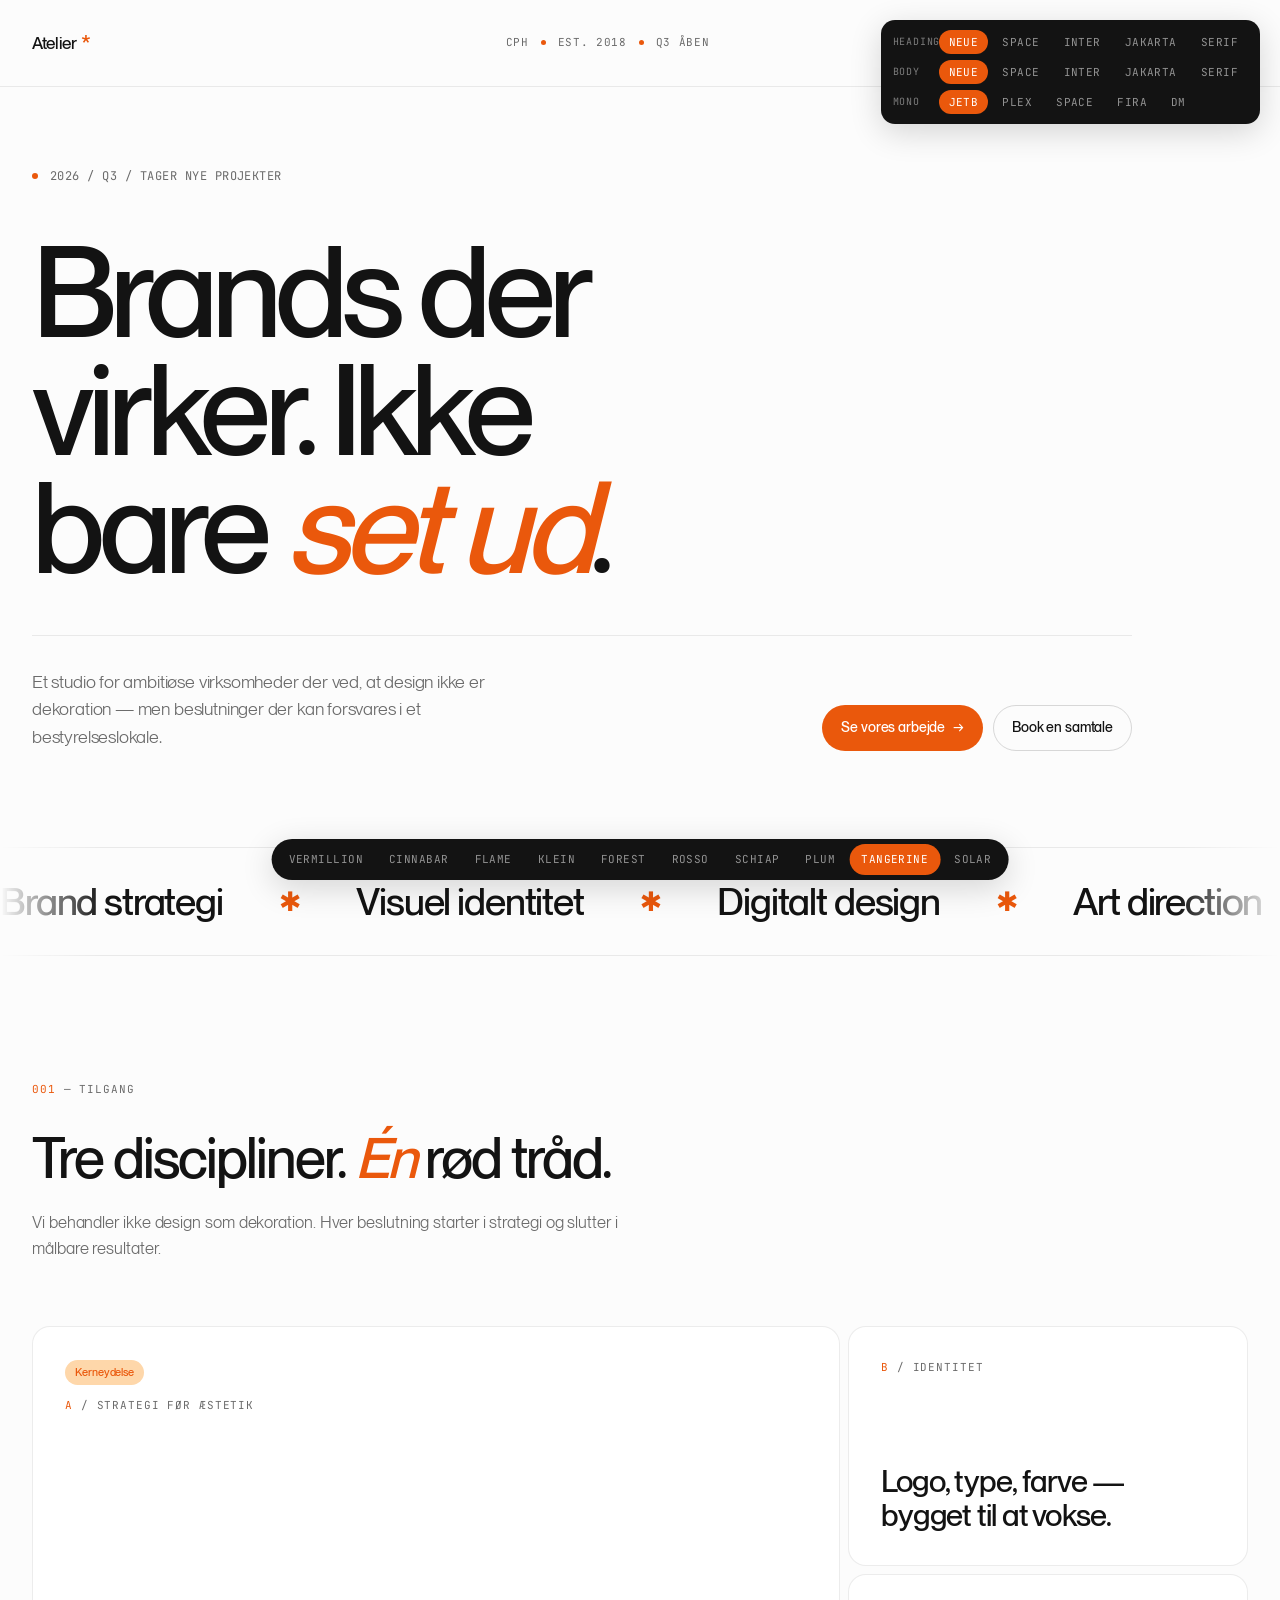
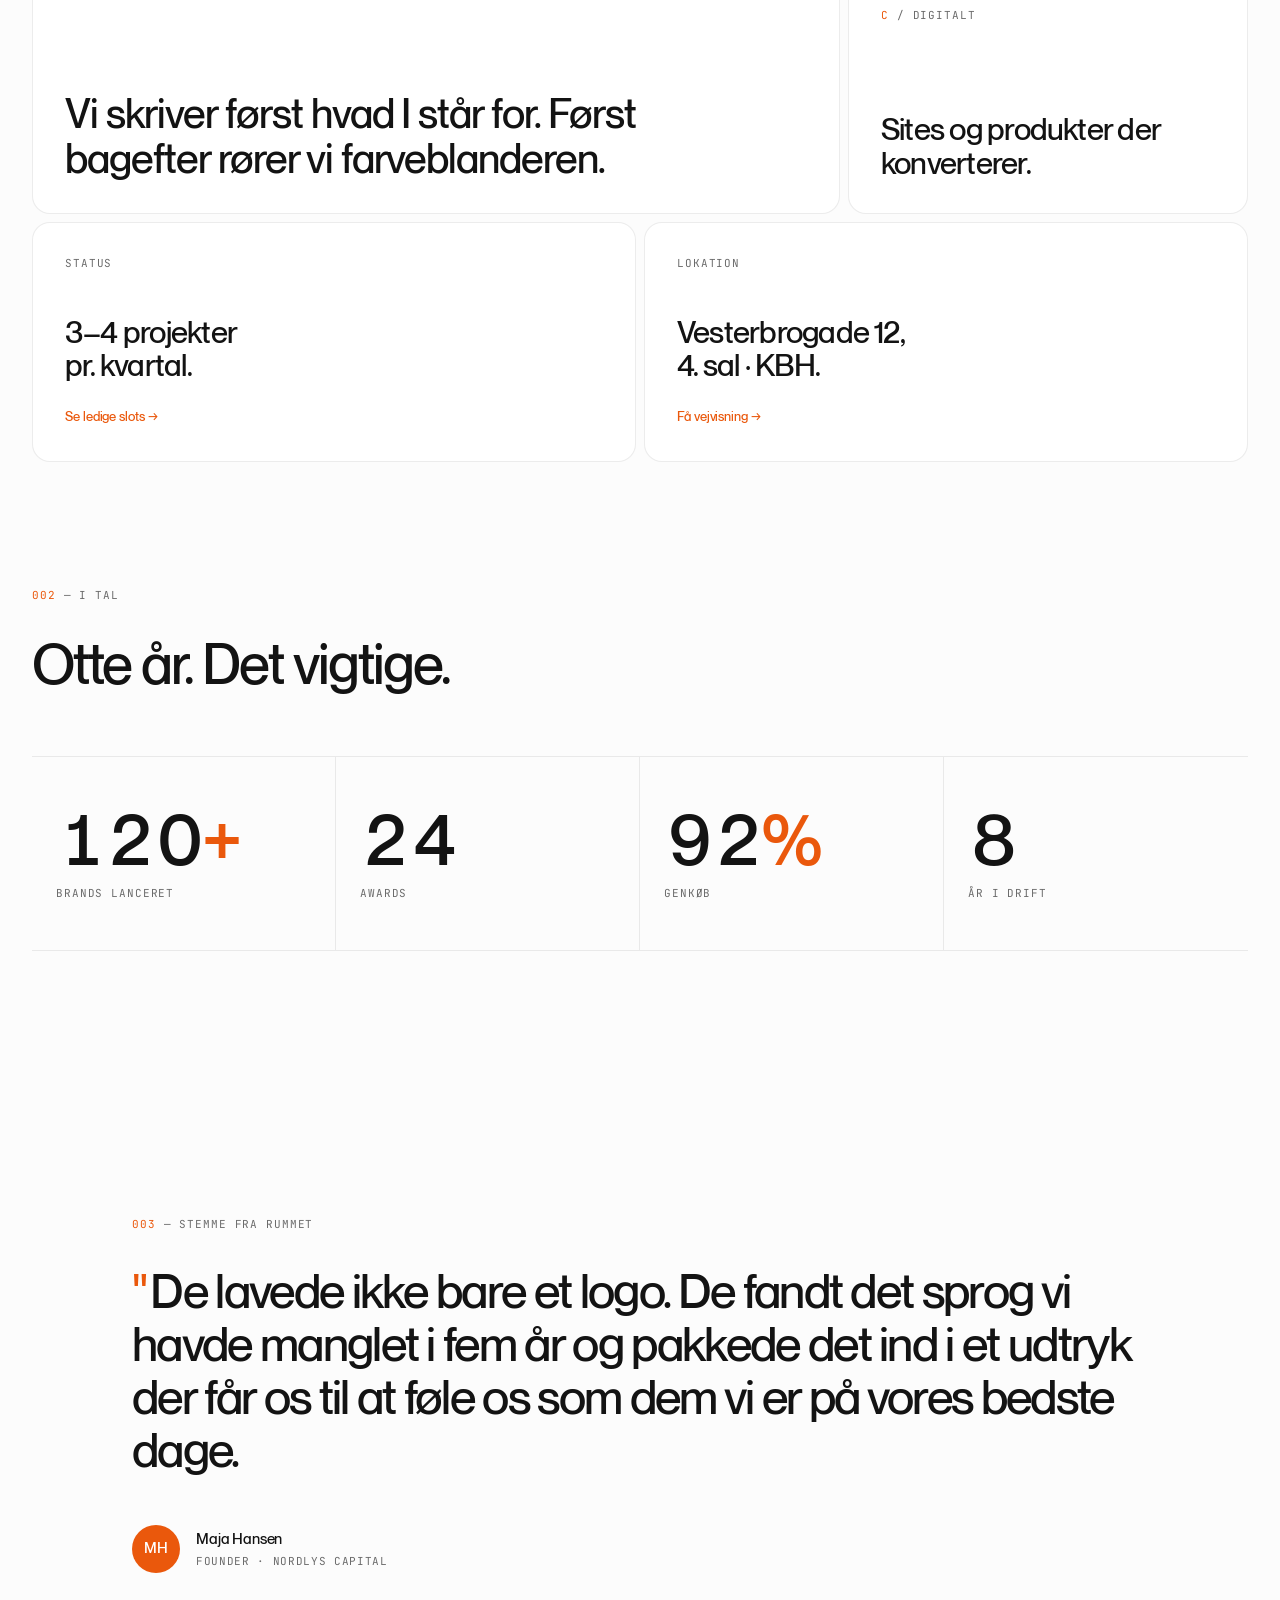
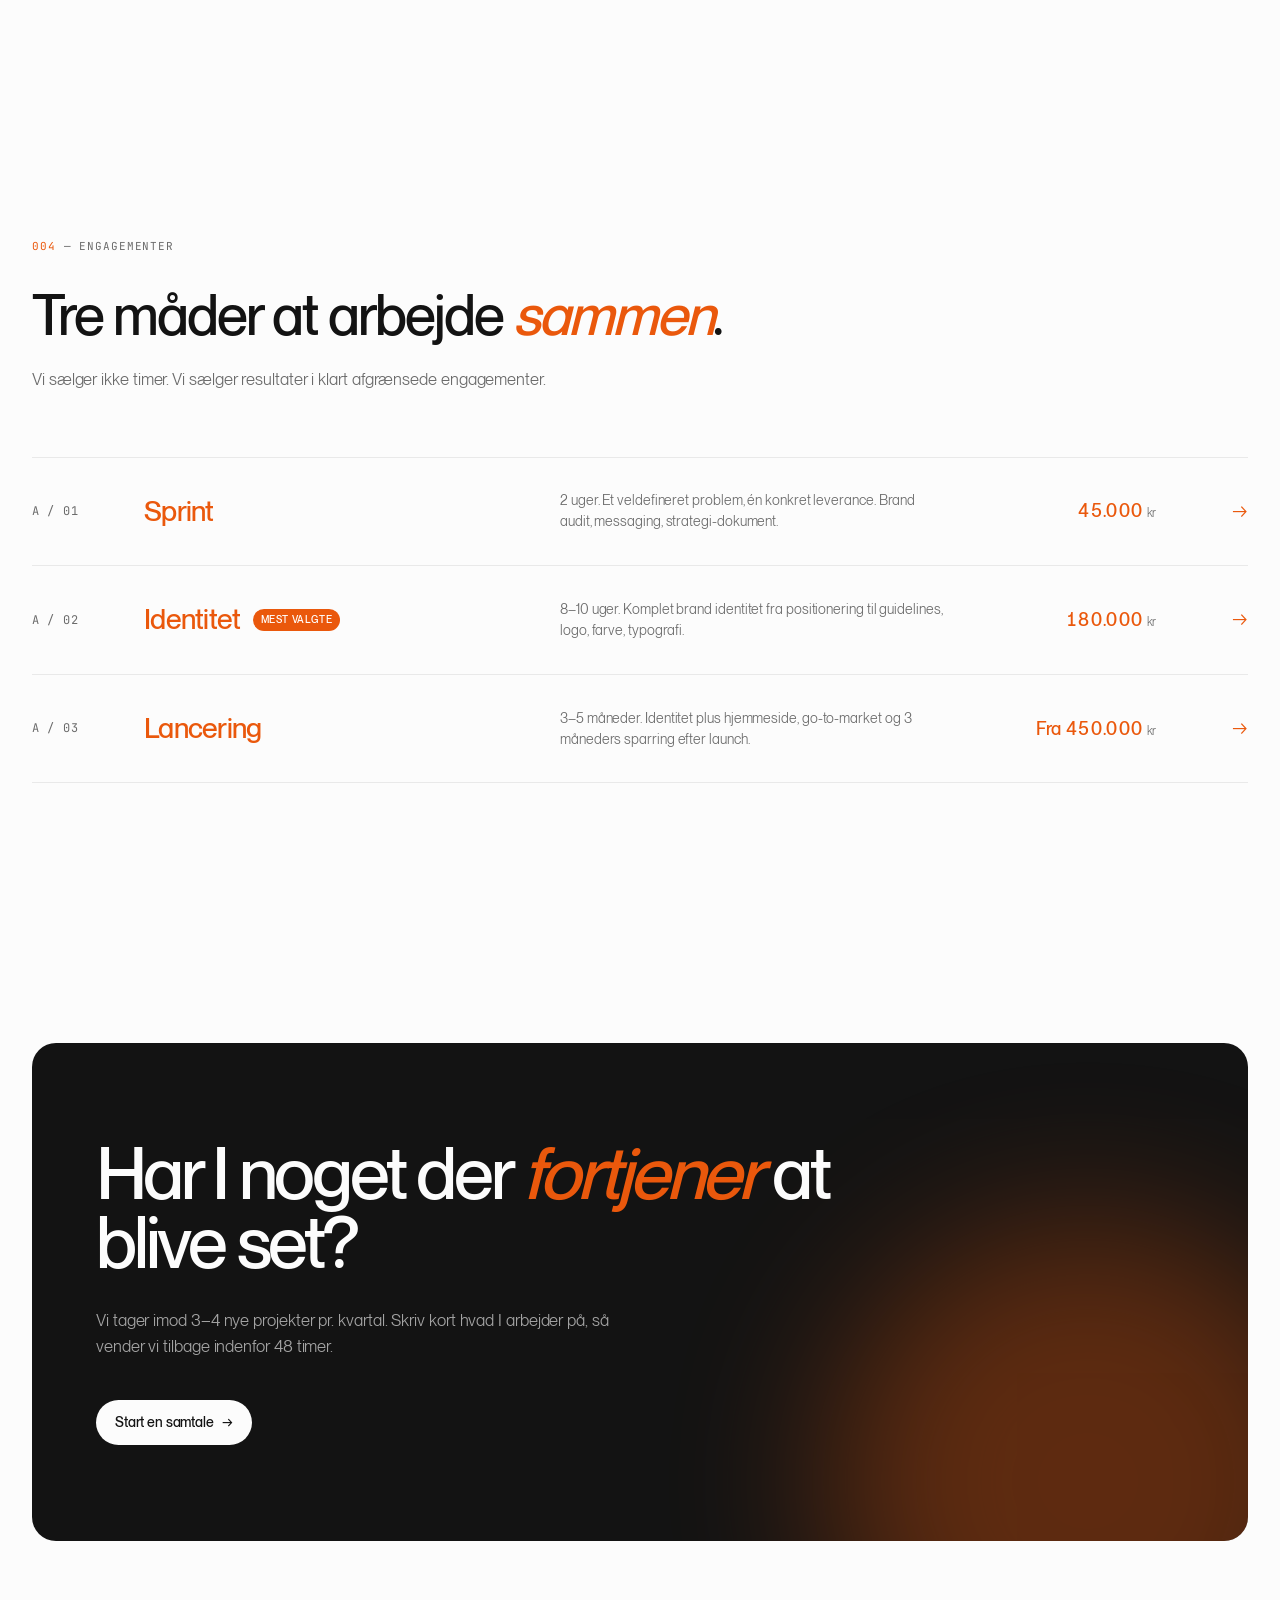
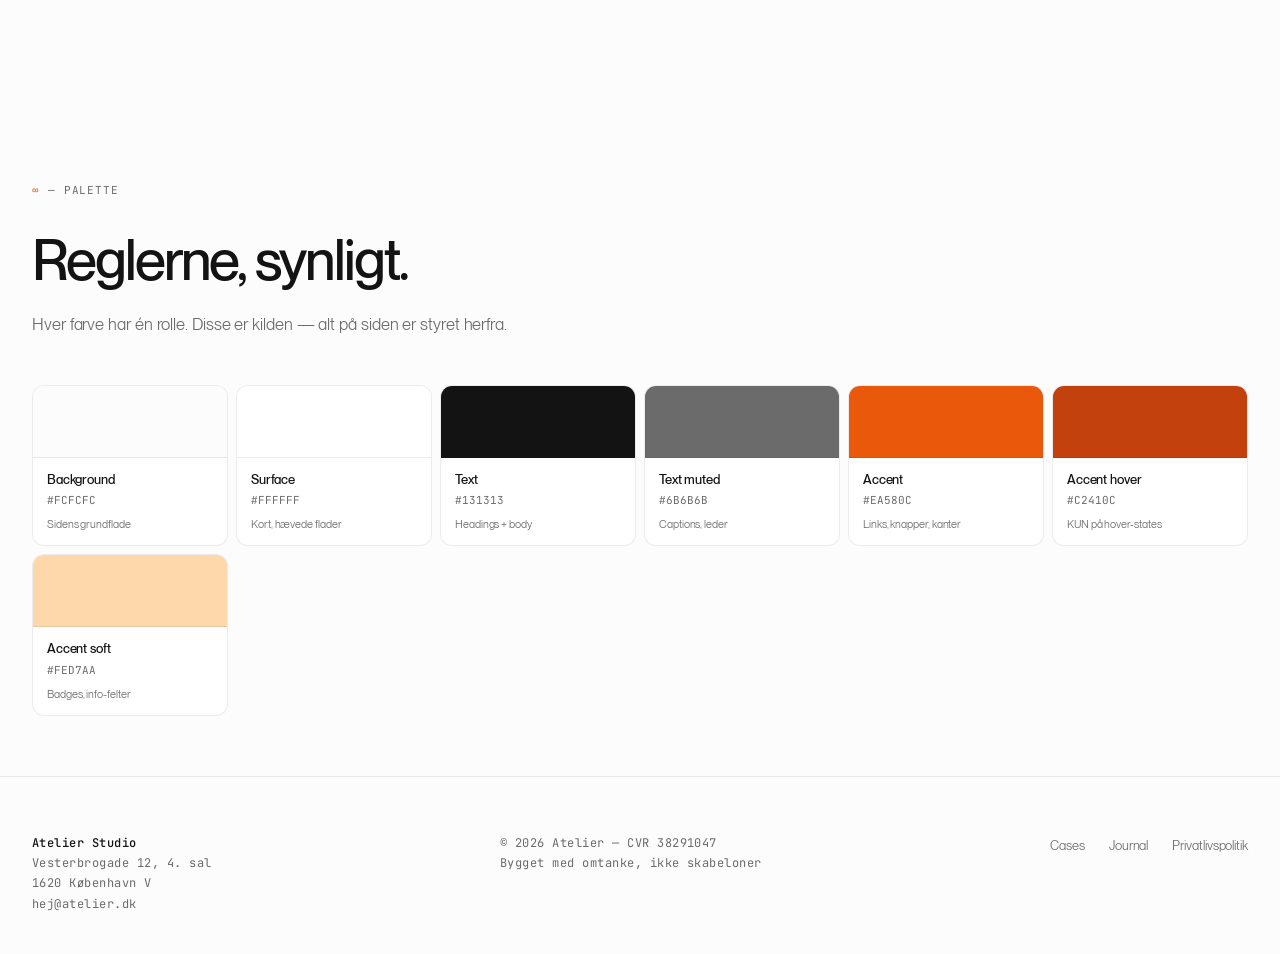
<file: preview-tangerine.html>
<!DOCTYPE html>
<html lang="da">
<head>
  <meta charset="UTF-8">
  <meta name="viewport" content="width=device-width, initial-scale=1.0">
  <title>Atelier · Tangerine</title>
  <link rel="stylesheet" href="styles.css">
  <style>
    /* PALETTE — Tangerine */
    :root {
      --bg:            #FCFCFC;
      --surface:       #FFFFFF;
      --text:          #131313;
      --text-muted:    #6B6B6B;
      --accent:        #EA580C;
      --accent-hover:  #C2410C;
      --accent-soft:   #FED7AA;
      --border:        rgba(19, 19, 19, 0.08);
      --border-strong: rgba(19, 19, 19, 0.16);
    }
  </style>
</head>
<body>

  <nav>
    <div class="container nav-inner">
      <a href="#" class="logo">Atelier<span class="asterisk">*</span></a>
      <div class="nav-meta">
        <span>CPH</span>
        <span class="nav-meta-dot"></span>
        <span>EST. 2018</span>
        <span class="nav-meta-dot"></span>
        <span>Q3 åben</span>
      </div>
      <a href="#kontakt" class="btn btn-primary">Lad os tale <span class="arrow">→</span></a>
    </div>
  </nav>

  <header class="hero">
    <div class="container">
      <div class="hero-meta">
        <span class="hero-meta-dot"></span>
        <span>2026 / Q3 / Tager nye projekter</span>
      </div>
      <h1>Brands der<br>virker. Ikke<br>bare <em>set ud</em>.</h1>
      <div class="hero-bottom">
        <p class="hero-lede">Et studio for ambitiøse virksomheder der ved, at design ikke er dekoration — men beslutninger der kan forsvares i et bestyrelseslokale.</p>
        <div class="hero-actions">
          <a href="#tilgang" class="btn btn-accent">Se vores arbejde <span class="arrow">→</span></a>
          <a href="#kontakt" class="btn btn-secondary">Book en samtale</a>
        </div>
      </div>
    </div>
  </header>

  <div class="marquee">
    <div class="marquee-track">
      <span>Brand strategi</span><span class="ast">✱</span>
      <span>Visuel identitet</span><span class="ast">✱</span>
      <span>Digitalt design</span><span class="ast">✱</span>
      <span>Art direction</span><span class="ast">✱</span>
      <span>Editorial design</span><span class="ast">✱</span>
      <span>Type design</span><span class="ast">✱</span>
      <span>Brand strategi</span><span class="ast">✱</span>
      <span>Visuel identitet</span><span class="ast">✱</span>
      <span>Digitalt design</span><span class="ast">✱</span>
      <span>Art direction</span><span class="ast">✱</span>
      <span>Editorial design</span><span class="ast">✱</span>
      <span>Type design</span><span class="ast">✱</span>
    </div>
  </div>

  <section id="tilgang">
    <div class="container">
      <div class="section-meta"><span class="section-meta-num">001</span> — Tilgang</div>
      <h2 class="section-title">Tre discipliner. <em>Én</em> rød tråd.</h2>
      <p class="section-intro">Vi behandler ikke design som dekoration. Hver beslutning starter i strategi og slutter i målbare resultater.</p>

      <div class="bento">
        <div class="cell cell-1">
          <div>
            <div class="cell-tag">Kerneydelse</div>
            <div class="cell-label"><span class="num">A</span> / Strategi før æstetik</div>
          </div>
          <h3>Vi skriver først hvad I står for. Først bagefter rører vi farveblanderen.</h3>
        </div>

        <div class="cell cell-2">
          <div class="cell-label"><span class="num">B</span> / Identitet</div>
          <h3>Logo, type, farve — bygget til at vokse.</h3>
        </div>

        <div class="cell cell-3">
          <div class="cell-label"><span class="num">C</span> / Digitalt</div>
          <h3>Sites og produkter der konverterer.</h3>
        </div>

        <div class="cell cell-4">
          <div class="cell-label">Status</div>
          <div>
            <h3>3–4 projekter<br>pr. kvartal.</h3>
            <a href="#" class="cell-link">Se ledige slots →</a>
          </div>
        </div>

        <div class="cell cell-5">
          <div class="cell-label">Lokation</div>
          <div>
            <h3>Vesterbrogade 12,<br>4. sal · KBH.</h3>
            <a href="#" class="cell-link">Få vejvisning →</a>
          </div>
        </div>
      </div>
    </div>
  </section>

  <section style="padding-top: 0;">
    <div class="container">
      <div class="section-meta"><span class="section-meta-num">002</span> — I tal</div>
      <h2 class="section-title">Otte år. Det vigtige.</h2>

      <div class="numbers-band">
        <div class="number">
          <div class="number-value">120<em>+</em></div>
          <div class="number-label">Brands lanceret</div>
        </div>
        <div class="number">
          <div class="number-value">24</div>
          <div class="number-label">Awards</div>
        </div>
        <div class="number">
          <div class="number-value">92<em>%</em></div>
          <div class="number-label">Genkøb</div>
        </div>
        <div class="number">
          <div class="number-value">8</div>
          <div class="number-label">År i drift</div>
        </div>
      </div>
    </div>
  </section>

  <section class="quote-section">
    <div class="container-narrow">
      <div class="section-meta"><span class="section-meta-num">003</span> — Stemme fra rummet</div>
      <p class="quote-text">De lavede ikke bare et logo. De fandt det sprog vi havde manglet i fem år og pakkede det ind i et udtryk der får os til at føle os som dem vi er på vores bedste dage.</p>
      <div class="quote-author">
        <div class="quote-avatar">MH</div>
        <div>
          <div class="quote-name">Maja Hansen</div>
          <div class="quote-role">Founder · Nordlys Capital</div>
        </div>
      </div>
    </div>
  </section>

  <section id="engagementer">
    <div class="container">
      <div class="section-meta"><span class="section-meta-num">004</span> — Engagementer</div>
      <h2 class="section-title">Tre måder at arbejde <em>sammen</em>.</h2>
      <p class="section-intro">Vi sælger ikke timer. Vi sælger resultater i klart afgrænsede engagementer.</p>

      <div class="engagements">
        <a href="#" class="engagement">
          <div class="engagement-num">A / 01</div>
          <div class="engagement-name">Sprint</div>
          <div class="engagement-desc">2 uger. Et veldefineret problem, én konkret leverance. Brand audit, messaging, strategi-dokument.</div>
          <div class="engagement-price">45.000 <em>kr</em></div>
          <div class="engagement-arrow">→</div>
        </a>
        <a href="#" class="engagement engagement-featured">
          <div class="engagement-num">A / 02</div>
          <div class="engagement-name">Identitet</div>
          <div class="engagement-desc">8–10 uger. Komplet brand identitet fra positionering til guidelines, logo, farve, typografi.</div>
          <div class="engagement-price">180.000 <em>kr</em></div>
          <div class="engagement-arrow">→</div>
        </a>
        <a href="#" class="engagement">
          <div class="engagement-num">A / 03</div>
          <div class="engagement-name">Lancering</div>
          <div class="engagement-desc">3–5 måneder. Identitet plus hjemmeside, go-to-market og 3 måneders sparring efter launch.</div>
          <div class="engagement-price">Fra 450.000 <em>kr</em></div>
          <div class="engagement-arrow">→</div>
        </a>
      </div>
    </div>
  </section>

  <section class="cta-section" id="kontakt">
    <div class="container">
      <div class="cta-card">
        <h2>Har I noget der <em>fortjener</em> at blive set?</h2>
        <p>Vi tager imod 3–4 nye projekter pr. kvartal. Skriv kort hvad I arbejder på, så vender vi tilbage indenfor 48 timer.</p>
        <a href="mailto:hej@atelier.dk" class="btn btn-primary">Start en samtale <span class="arrow">→</span></a>
      </div>
    </div>
  </section>

  <section class="palette-section">
    <div class="container">
      <div class="section-meta"><span class="section-meta-num">∞</span> — Palette</div>
      <h2 class="section-title">Reglerne, synligt.</h2>
      <p class="section-intro">Hver farve har én rolle. Disse er kilden — alt på siden er styret herfra.</p>
      <div class="palette-grid">
        <div class="palette-item"><div class="palette-swatch" style="background: #FCFCFC;"></div><div class="palette-info"><div class="palette-name">Background</div><div class="palette-hex">#FCFCFC</div><div class="palette-use">Sidens grundflade</div></div></div>
        <div class="palette-item"><div class="palette-swatch" style="background: #FFFFFF;"></div><div class="palette-info"><div class="palette-name">Surface</div><div class="palette-hex">#FFFFFF</div><div class="palette-use">Kort, hævede flader</div></div></div>
        <div class="palette-item"><div class="palette-swatch" style="background: #131313;"></div><div class="palette-info"><div class="palette-name">Text</div><div class="palette-hex">#131313</div><div class="palette-use">Headings + body</div></div></div>
        <div class="palette-item"><div class="palette-swatch" style="background: #6B6B6B;"></div><div class="palette-info"><div class="palette-name">Text muted</div><div class="palette-hex">#6B6B6B</div><div class="palette-use">Captions, leder</div></div></div>
        <div class="palette-item"><div class="palette-swatch" style="background: #EA580C;"></div><div class="palette-info"><div class="palette-name">Accent</div><div class="palette-hex">#EA580C</div><div class="palette-use">Links, knapper, kanter</div></div></div>
        <div class="palette-item"><div class="palette-swatch" style="background: #C2410C;"></div><div class="palette-info"><div class="palette-name">Accent hover</div><div class="palette-hex">#C2410C</div><div class="palette-use">KUN på hover-states</div></div></div>
        <div class="palette-item"><div class="palette-swatch" style="background: #FED7AA;"></div><div class="palette-info"><div class="palette-name">Accent soft</div><div class="palette-hex">#FED7AA</div><div class="palette-use">Badges, info-felter</div></div></div>
      </div>
    </div>
  </section>

  <footer>
    <div class="container footer-inner">
      <div class="footer-block">
        <strong>Atelier Studio</strong><br>
        Vesterbrogade 12, 4. sal<br>
        1620 København V<br>
        hej@atelier.dk
      </div>
      <div class="footer-block">
        © 2026 Atelier — CVR 38291047<br>
        Bygget med omtanke, ikke skabeloner
      </div>
      <ul class="footer-links">
        <li><a href="#">Cases</a></li>
        <li><a href="#">Journal</a></li>
        <li><a href="#">Privatlivspolitik</a></li>
      </ul>
    </div>
  </footer>

  <div class="variant-nav">
    <a href="preview-vermillion.html">Vermillion</a>
    <a href="preview-cinnabar.html">Cinnabar</a>
    <a href="preview-flame.html">Flame</a>
    <a href="preview-klein.html">Klein</a>
    <a href="preview-forest.html">Forest</a>
    <a href="preview-rosso.html">Rosso</a>
    <a href="preview-schiap.html">Schiap</a>
    <a href="preview-plum.html">Plum</a>
    <a href="preview-tangerine.html" class="active">Tangerine</a>
    <a href="preview-solar.html">Solar</a>
  </div>

  <script src="script.js"></script>
</body>
</html>
</file>
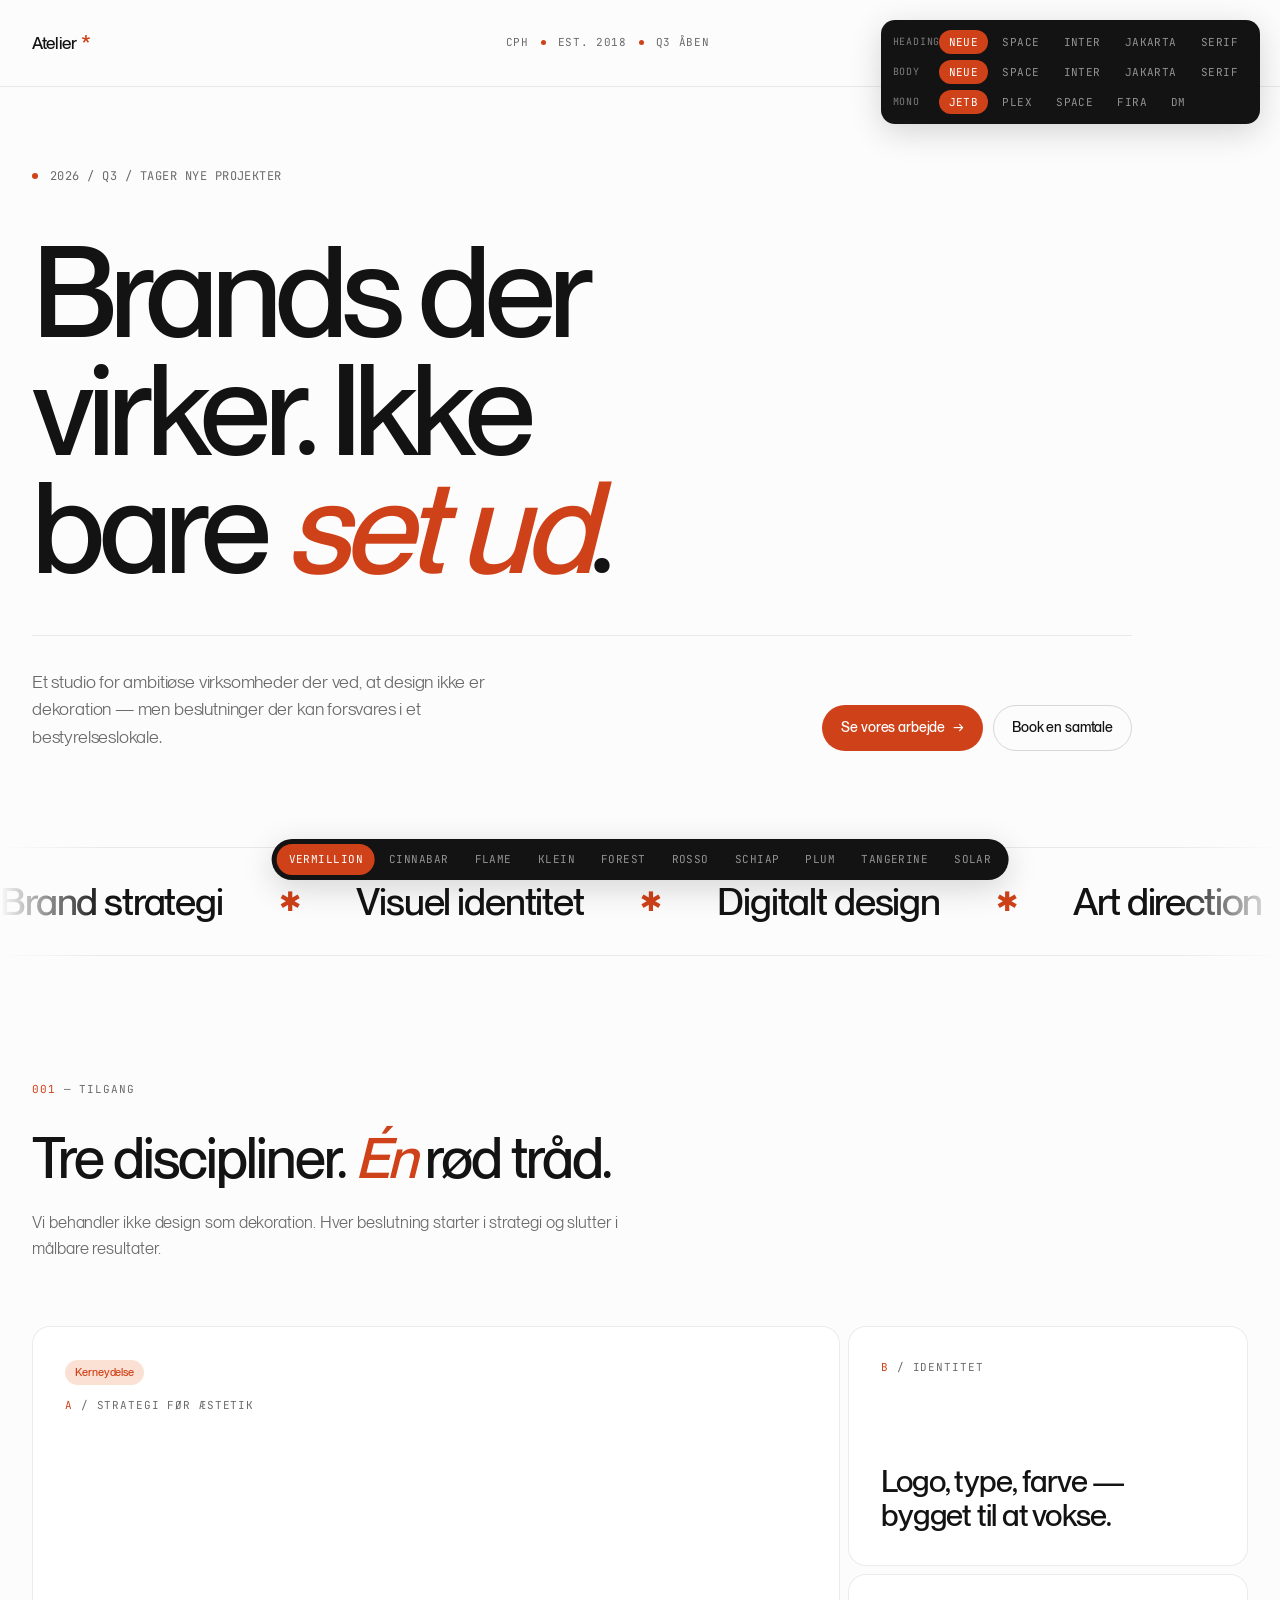
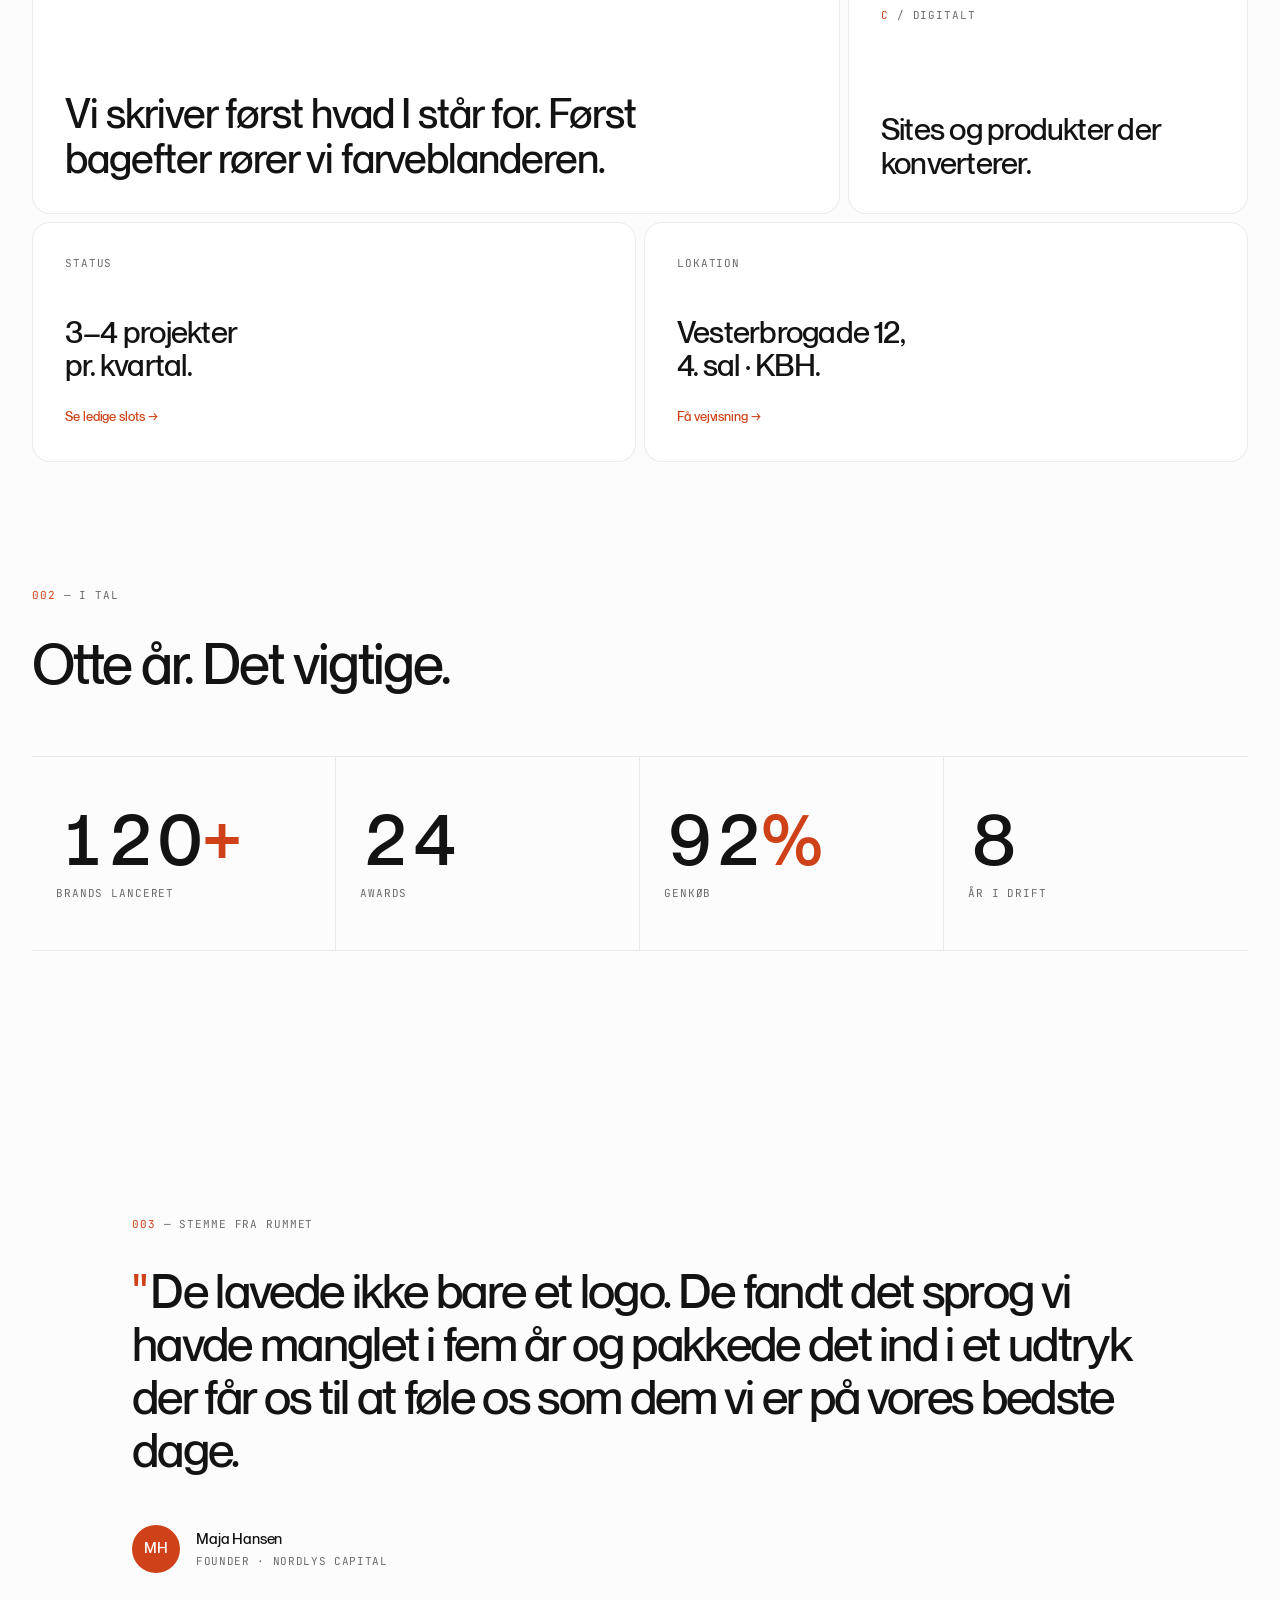
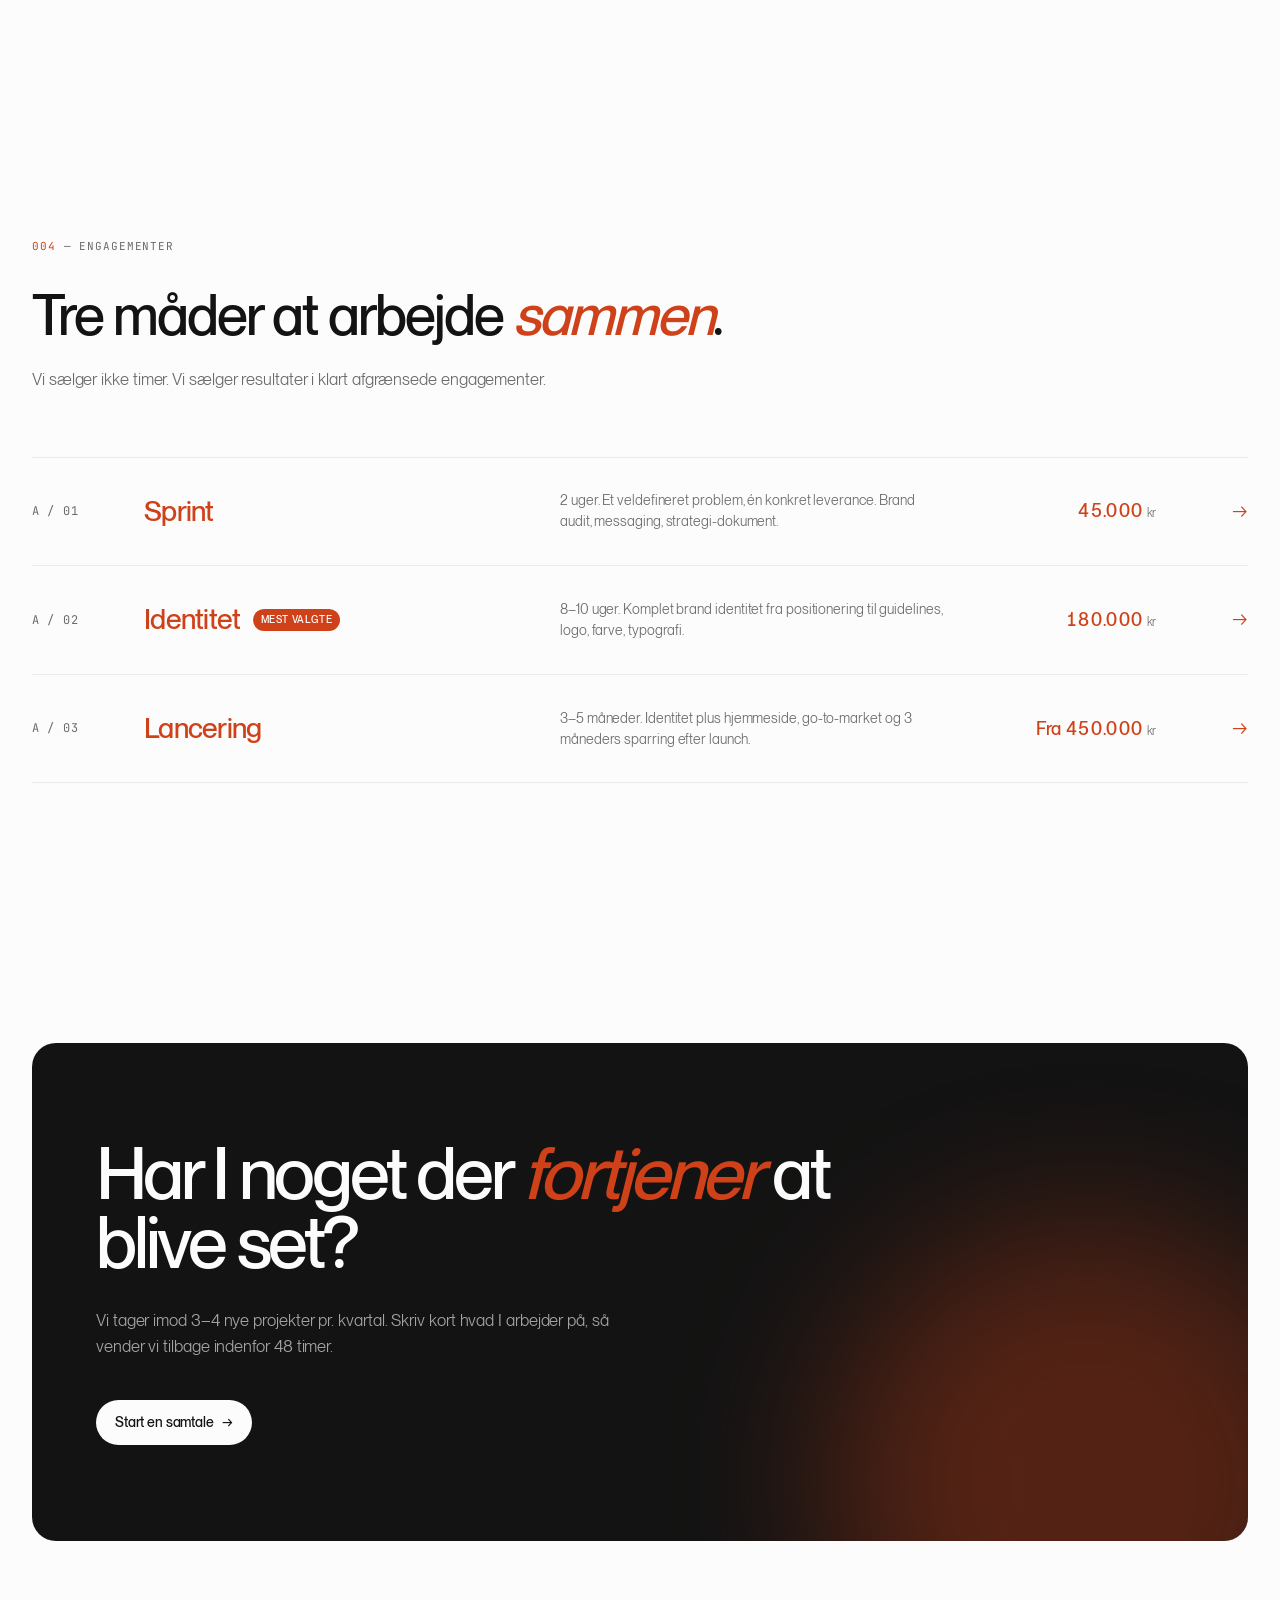
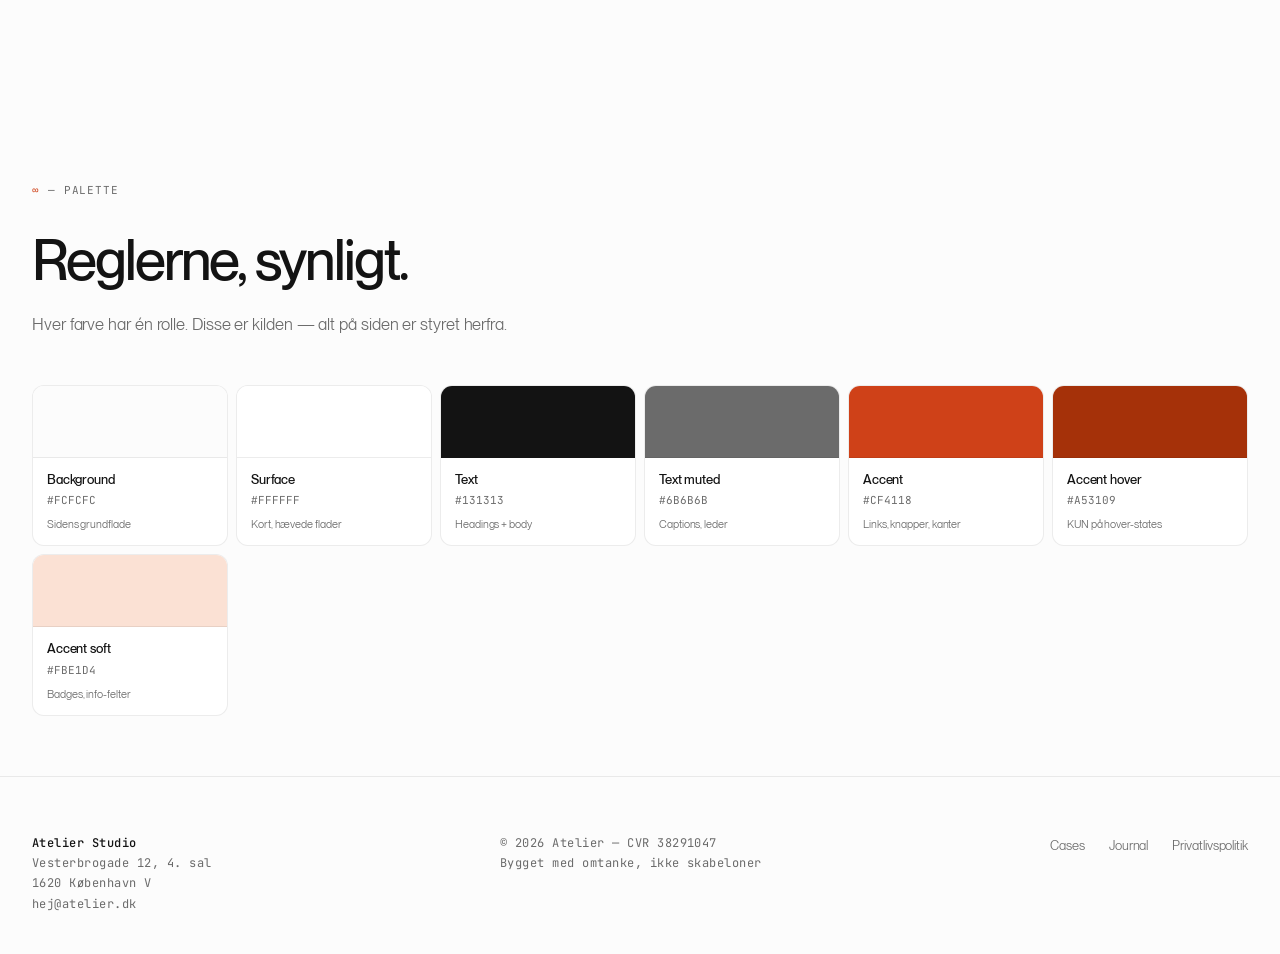
<file: preview-vermillion.html>
<!DOCTYPE html>
<html lang="da">
<head>
  <meta charset="UTF-8">
  <meta name="viewport" content="width=device-width, initial-scale=1.0">
  <title>Atelier · Vermillion</title>
  <link rel="stylesheet" href="styles.css">
  <style>
    /* PALETTE — Vermillion */
    :root {
      --bg:            #FCFCFC;
      --surface:       #FFFFFF;
      --text:          #131313;
      --text-muted:    #6B6B6B;
      --accent:        #CF4118;
      --accent-hover:  #A53109;
      --accent-soft:   #FBE1D4;
      --border:        rgba(19, 19, 19, 0.08);
      --border-strong: rgba(19, 19, 19, 0.16);
    }
  </style>
</head>
<body>

  <nav>
    <div class="container nav-inner">
      <a href="#" class="logo">Atelier<span class="asterisk">*</span></a>
      <div class="nav-meta">
        <span>CPH</span>
        <span class="nav-meta-dot"></span>
        <span>EST. 2018</span>
        <span class="nav-meta-dot"></span>
        <span>Q3 åben</span>
      </div>
      <a href="#kontakt" class="btn btn-primary">Lad os tale <span class="arrow">→</span></a>
    </div>
  </nav>

  <header class="hero">
    <div class="container">
      <div class="hero-meta">
        <span class="hero-meta-dot"></span>
        <span>2026 / Q3 / Tager nye projekter</span>
      </div>
      <h1>Brands der<br>virker. Ikke<br>bare <em>set ud</em>.</h1>
      <div class="hero-bottom">
        <p class="hero-lede">Et studio for ambitiøse virksomheder der ved, at design ikke er dekoration — men beslutninger der kan forsvares i et bestyrelseslokale.</p>
        <div class="hero-actions">
          <a href="#tilgang" class="btn btn-accent">Se vores arbejde <span class="arrow">→</span></a>
          <a href="#kontakt" class="btn btn-secondary">Book en samtale</a>
        </div>
      </div>
    </div>
  </header>

  <div class="marquee">
    <div class="marquee-track">
      <span>Brand strategi</span><span class="ast">✱</span>
      <span>Visuel identitet</span><span class="ast">✱</span>
      <span>Digitalt design</span><span class="ast">✱</span>
      <span>Art direction</span><span class="ast">✱</span>
      <span>Editorial design</span><span class="ast">✱</span>
      <span>Type design</span><span class="ast">✱</span>
      <span>Brand strategi</span><span class="ast">✱</span>
      <span>Visuel identitet</span><span class="ast">✱</span>
      <span>Digitalt design</span><span class="ast">✱</span>
      <span>Art direction</span><span class="ast">✱</span>
      <span>Editorial design</span><span class="ast">✱</span>
      <span>Type design</span><span class="ast">✱</span>
    </div>
  </div>

  <section id="tilgang">
    <div class="container">
      <div class="section-meta"><span class="section-meta-num">001</span> — Tilgang</div>
      <h2 class="section-title">Tre discipliner. <em>Én</em> rød tråd.</h2>
      <p class="section-intro">Vi behandler ikke design som dekoration. Hver beslutning starter i strategi og slutter i målbare resultater.</p>

      <div class="bento">
        <div class="cell cell-1">
          <div>
            <div class="cell-tag">Kerneydelse</div>
            <div class="cell-label"><span class="num">A</span> / Strategi før æstetik</div>
          </div>
          <h3>Vi skriver først hvad I står for. Først bagefter rører vi farveblanderen.</h3>
        </div>

        <div class="cell cell-2">
          <div class="cell-label"><span class="num">B</span> / Identitet</div>
          <h3>Logo, type, farve — bygget til at vokse.</h3>
        </div>

        <div class="cell cell-3">
          <div class="cell-label"><span class="num">C</span> / Digitalt</div>
          <h3>Sites og produkter der konverterer.</h3>
        </div>

        <div class="cell cell-4">
          <div class="cell-label">Status</div>
          <div>
            <h3>3–4 projekter<br>pr. kvartal.</h3>
            <a href="#" class="cell-link">Se ledige slots →</a>
          </div>
        </div>

        <div class="cell cell-5">
          <div class="cell-label">Lokation</div>
          <div>
            <h3>Vesterbrogade 12,<br>4. sal · KBH.</h3>
            <a href="#" class="cell-link">Få vejvisning →</a>
          </div>
        </div>
      </div>
    </div>
  </section>

  <section style="padding-top: 0;">
    <div class="container">
      <div class="section-meta"><span class="section-meta-num">002</span> — I tal</div>
      <h2 class="section-title">Otte år. Det vigtige.</h2>

      <div class="numbers-band">
        <div class="number">
          <div class="number-value">120<em>+</em></div>
          <div class="number-label">Brands lanceret</div>
        </div>
        <div class="number">
          <div class="number-value">24</div>
          <div class="number-label">Awards</div>
        </div>
        <div class="number">
          <div class="number-value">92<em>%</em></div>
          <div class="number-label">Genkøb</div>
        </div>
        <div class="number">
          <div class="number-value">8</div>
          <div class="number-label">År i drift</div>
        </div>
      </div>
    </div>
  </section>

  <section class="quote-section">
    <div class="container-narrow">
      <div class="section-meta"><span class="section-meta-num">003</span> — Stemme fra rummet</div>
      <p class="quote-text">De lavede ikke bare et logo. De fandt det sprog vi havde manglet i fem år og pakkede det ind i et udtryk der får os til at føle os som dem vi er på vores bedste dage.</p>
      <div class="quote-author">
        <div class="quote-avatar">MH</div>
        <div>
          <div class="quote-name">Maja Hansen</div>
          <div class="quote-role">Founder · Nordlys Capital</div>
        </div>
      </div>
    </div>
  </section>

  <section id="engagementer">
    <div class="container">
      <div class="section-meta"><span class="section-meta-num">004</span> — Engagementer</div>
      <h2 class="section-title">Tre måder at arbejde <em>sammen</em>.</h2>
      <p class="section-intro">Vi sælger ikke timer. Vi sælger resultater i klart afgrænsede engagementer.</p>

      <div class="engagements">
        <a href="#" class="engagement">
          <div class="engagement-num">A / 01</div>
          <div class="engagement-name">Sprint</div>
          <div class="engagement-desc">2 uger. Et veldefineret problem, én konkret leverance. Brand audit, messaging, strategi-dokument.</div>
          <div class="engagement-price">45.000 <em>kr</em></div>
          <div class="engagement-arrow">→</div>
        </a>
        <a href="#" class="engagement engagement-featured">
          <div class="engagement-num">A / 02</div>
          <div class="engagement-name">Identitet</div>
          <div class="engagement-desc">8–10 uger. Komplet brand identitet fra positionering til guidelines, logo, farve, typografi.</div>
          <div class="engagement-price">180.000 <em>kr</em></div>
          <div class="engagement-arrow">→</div>
        </a>
        <a href="#" class="engagement">
          <div class="engagement-num">A / 03</div>
          <div class="engagement-name">Lancering</div>
          <div class="engagement-desc">3–5 måneder. Identitet plus hjemmeside, go-to-market og 3 måneders sparring efter launch.</div>
          <div class="engagement-price">Fra 450.000 <em>kr</em></div>
          <div class="engagement-arrow">→</div>
        </a>
      </div>
    </div>
  </section>

  <section class="cta-section" id="kontakt">
    <div class="container">
      <div class="cta-card">
        <h2>Har I noget der <em>fortjener</em> at blive set?</h2>
        <p>Vi tager imod 3–4 nye projekter pr. kvartal. Skriv kort hvad I arbejder på, så vender vi tilbage indenfor 48 timer.</p>
        <a href="mailto:hej@atelier.dk" class="btn btn-primary">Start en samtale <span class="arrow">→</span></a>
      </div>
    </div>
  </section>

  <section class="palette-section">
    <div class="container">
      <div class="section-meta"><span class="section-meta-num">∞</span> — Palette</div>
      <h2 class="section-title">Reglerne, synligt.</h2>
      <p class="section-intro">Hver farve har én rolle. Disse er kilden — alt på siden er styret herfra.</p>
      <div class="palette-grid">
        <div class="palette-item"><div class="palette-swatch" style="background: #FCFCFC;"></div><div class="palette-info"><div class="palette-name">Background</div><div class="palette-hex">#FCFCFC</div><div class="palette-use">Sidens grundflade</div></div></div>
        <div class="palette-item"><div class="palette-swatch" style="background: #FFFFFF;"></div><div class="palette-info"><div class="palette-name">Surface</div><div class="palette-hex">#FFFFFF</div><div class="palette-use">Kort, hævede flader</div></div></div>
        <div class="palette-item"><div class="palette-swatch" style="background: #131313;"></div><div class="palette-info"><div class="palette-name">Text</div><div class="palette-hex">#131313</div><div class="palette-use">Headings + body</div></div></div>
        <div class="palette-item"><div class="palette-swatch" style="background: #6B6B6B;"></div><div class="palette-info"><div class="palette-name">Text muted</div><div class="palette-hex">#6B6B6B</div><div class="palette-use">Captions, leder</div></div></div>
        <div class="palette-item"><div class="palette-swatch" style="background: #CF4118;"></div><div class="palette-info"><div class="palette-name">Accent</div><div class="palette-hex">#CF4118</div><div class="palette-use">Links, knapper, kanter</div></div></div>
        <div class="palette-item"><div class="palette-swatch" style="background: #A53109;"></div><div class="palette-info"><div class="palette-name">Accent hover</div><div class="palette-hex">#A53109</div><div class="palette-use">KUN på hover-states</div></div></div>
        <div class="palette-item"><div class="palette-swatch" style="background: #FBE1D4;"></div><div class="palette-info"><div class="palette-name">Accent soft</div><div class="palette-hex">#FBE1D4</div><div class="palette-use">Badges, info-felter</div></div></div>
      </div>
    </div>
  </section>

  <footer>
    <div class="container footer-inner">
      <div class="footer-block">
        <strong>Atelier Studio</strong><br>
        Vesterbrogade 12, 4. sal<br>
        1620 København V<br>
        hej@atelier.dk
      </div>
      <div class="footer-block">
        © 2026 Atelier — CVR 38291047<br>
        Bygget med omtanke, ikke skabeloner
      </div>
      <ul class="footer-links">
        <li><a href="#">Cases</a></li>
        <li><a href="#">Journal</a></li>
        <li><a href="#">Privatlivspolitik</a></li>
      </ul>
    </div>
  </footer>

  <div class="variant-nav">
    <a href="preview-vermillion.html" class="active">Vermillion</a>
    <a href="preview-cinnabar.html">Cinnabar</a>
    <a href="preview-flame.html">Flame</a>
    <a href="preview-klein.html">Klein</a>
    <a href="preview-forest.html">Forest</a>
    <a href="preview-rosso.html">Rosso</a>
    <a href="preview-schiap.html">Schiap</a>
    <a href="preview-plum.html">Plum</a>
    <a href="preview-tangerine.html">Tangerine</a>
    <a href="preview-solar.html">Solar</a>
  </div>

  <script src="script.js"></script>
</body>
</html>
</file>
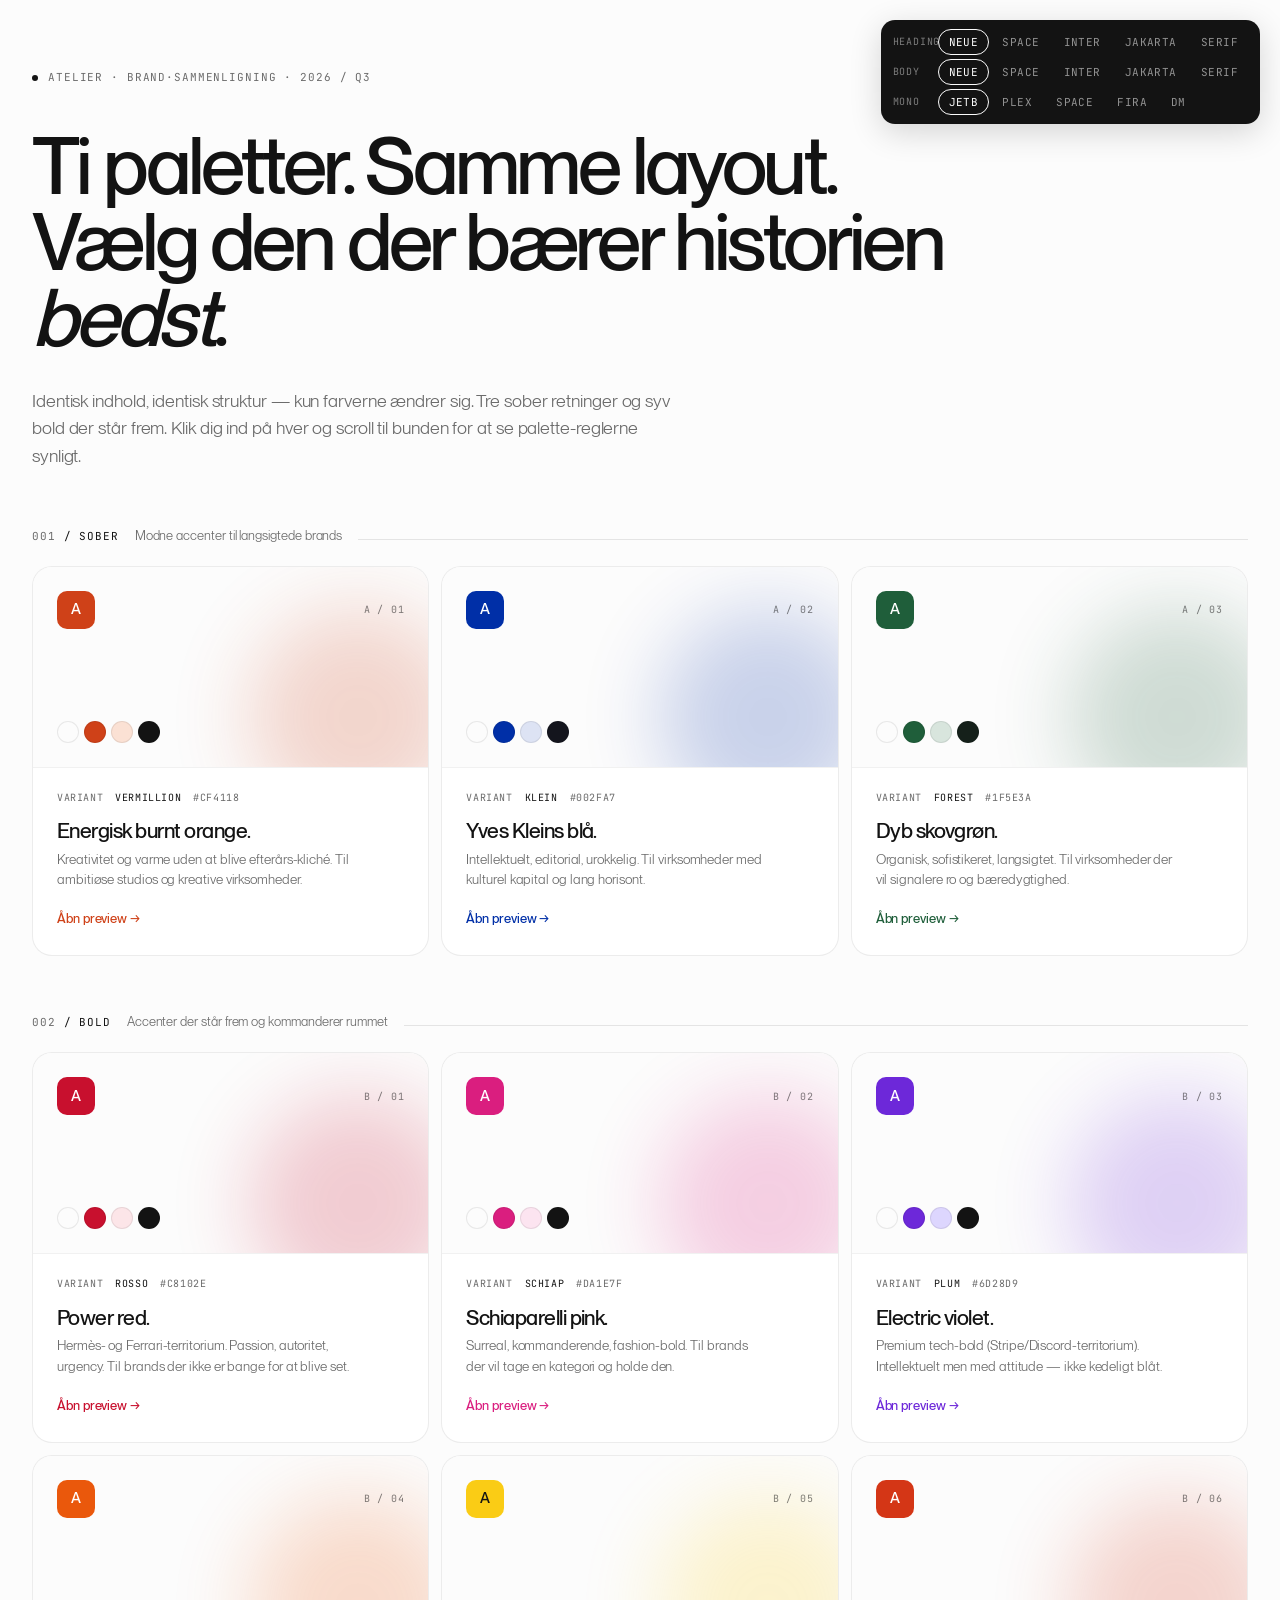
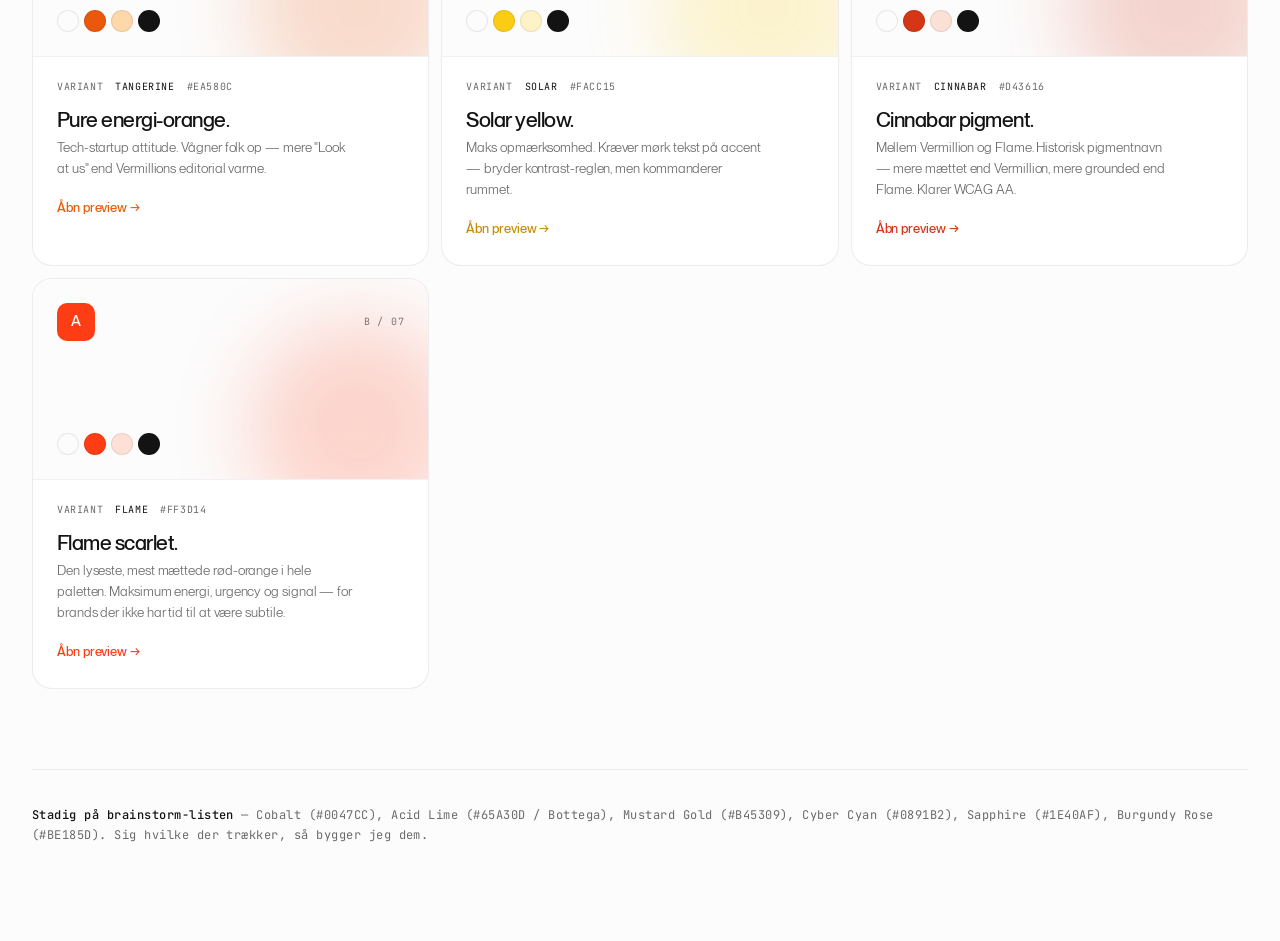
<file: preview.html>
<!DOCTYPE html>
<html lang="da">
<head>
  <meta charset="UTF-8">
  <meta http-equiv="refresh" content="0; url=index.html">
  <title>Omdirigerer …</title>
</head>
<body>
  <p>Denne side er flyttet. <a href="index.html">Klik her hvis du ikke videresendes automatisk.</a></p>
</body>
</html>
</file>
<file: styles.css>
/* =========================================================
   ATELIER — Shared modern stylesheet
   Self-hosted PP Neue Montreal + system. Layout/components
   reference CSS variables defined per-page in :root.
   ========================================================= */

@font-face {
  font-family: 'PP Neue Montreal';
  src: url('fonts/PPNeueMontreal-Book.woff2') format('woff2');
  font-weight: 400;
  font-style: normal;
  font-display: swap;
}
@font-face {
  font-family: 'PP Neue Montreal';
  src: url('fonts/PPNeueMontreal-Medium.woff2') format('woff2');
  font-weight: 500;
  font-style: normal;
  font-display: swap;
}

/* Font defaults — kan overrides via font-switcher (script.js + localStorage) */
:root {
  --font-heading: 'PP Neue Montreal', -apple-system, BlinkMacSystemFont, system-ui, sans-serif;
  --font-body:    'PP Neue Montreal', -apple-system, BlinkMacSystemFont, system-ui, sans-serif;
  --font-mono:    var(--font-mono);
}

* { box-sizing: border-box; margin: 0; padding: 0; }
html { scroll-behavior: smooth; }

body {
  background: var(--bg);
  color: var(--text);
  font-family: var(--font-body);
  font-size: 16px;
  line-height: 1.55;
  letter-spacing: -0.005em;
  -webkit-font-smoothing: antialiased;
  -moz-osx-font-smoothing: grayscale;
  font-feature-settings: 'ss01', 'ss02', 'ss03';
}

/* Apply heading font til alle display-elementer */
.hero h1,
.section-title,
.cell h3,
.number-value,
.quote-text,
.engagement-name,
.cta-card h2,
.plan-price,
.marquee-track,
.logo {
  font-family: var(--font-heading);
}

.container { max-width: 1320px; margin: 0 auto; padding: 0 32px; }
.container-narrow { max-width: 1080px; margin: 0 auto; padding: 0 32px; }

a { color: var(--accent); text-decoration: none; transition: color 0.15s; }
a:hover { color: var(--accent-hover); }

.mono { font-family: var(--font-mono); }

/* ===== NAVIGATION (minimal, floating) ===== */
nav {
  position: sticky; top: 0; z-index: 10;
  padding: 20px 0;
  background: color-mix(in srgb, var(--bg) 88%, transparent);
  backdrop-filter: blur(14px);
  -webkit-backdrop-filter: blur(14px);
  border-bottom: 1px solid var(--border);
}
.nav-inner { display: flex; align-items: center; justify-content: space-between; gap: 24px; }
.logo {
  display: inline-flex; align-items: baseline; gap: 4px;
  font-size: 17px; font-weight: 500; letter-spacing: -0.02em;
  color: var(--text);
}
.logo:hover { color: var(--text); }
.logo .asterisk { color: var(--accent); font-size: 22px; line-height: 0; transform: translateY(2px); }
.nav-meta {
  display: none;
  font-family: var(--font-mono);
  font-size: 11px; letter-spacing: 0.06em; text-transform: uppercase;
  color: var(--text-muted);
}
@media (min-width: 720px) { .nav-meta { display: inline-flex; gap: 12px; align-items: center; } }
.nav-meta-dot { width: 5px; height: 5px; border-radius: 50%; background: var(--accent); }

/* ===== BUTTONS ===== */
.btn {
  display: inline-flex; align-items: center; gap: 8px;
  padding: 11px 18px; border-radius: 999px;
  font-size: 14px; font-weight: 500; font-family: inherit;
  letter-spacing: -0.01em;
  cursor: pointer; border: 1px solid transparent;
  transition: background 0.15s, color 0.15s, border-color 0.15s, transform 0.05s;
}
.btn:active { transform: translateY(1px); }
.btn-primary { background: var(--text); color: var(--bg); }
.btn-primary:hover { background: var(--accent); color: var(--surface); }
.btn-secondary { background: transparent; color: var(--text); border-color: var(--border-strong); }
.btn-secondary:hover { background: var(--text); color: var(--bg); border-color: var(--text); }
.btn-accent { background: var(--accent); color: var(--surface); }
.btn-accent:hover { background: var(--accent-hover); color: var(--surface); }
.btn .arrow { transition: transform 0.15s; }
.btn:hover .arrow { transform: translateX(3px); }

/* ===== HERO ===== */
.hero { padding: 80px 0 96px; position: relative; }
.hero-meta {
  display: flex; align-items: center; gap: 12px;
  font-family: var(--font-mono);
  font-size: 12px; letter-spacing: 0.04em; text-transform: uppercase;
  color: var(--text-muted);
  margin-bottom: 48px;
}
.hero-meta-dot { width: 6px; height: 6px; border-radius: 50%; background: var(--accent); animation: pulse 2s infinite; }
@keyframes pulse { 0%,100%{opacity:1} 50%{opacity:0.35} }
.hero h1 {
  font-size: clamp(3rem, 10vw, 8rem);
  font-weight: 500;
  letter-spacing: -0.05em;
  line-height: 0.92;
  margin-bottom: 48px;
  max-width: 1200px;
}
.hero h1 em { color: var(--accent); font-style: italic; }
.hero-bottom {
  display: grid; grid-template-columns: 1fr 1fr; gap: 64px;
  align-items: end; max-width: 1100px;
  border-top: 1px solid var(--border); padding-top: 32px;
}
.hero-lede {
  font-size: clamp(1.05rem, 1.4vw, 1.2rem);
  color: var(--text-muted); max-width: 480px;
  letter-spacing: -0.01em;
}
.hero-actions { display: flex; gap: 10px; flex-wrap: wrap; justify-self: end; }
@media (max-width: 720px) {
  .hero-bottom { grid-template-columns: 1fr; gap: 24px; }
  .hero-actions { justify-self: start; }
}

/* ===== MARQUEE ===== */
.marquee {
  overflow: hidden; position: relative;
  border-top: 1px solid var(--border); border-bottom: 1px solid var(--border);
  padding: 24px 0;
  mask-image: linear-gradient(90deg, transparent, #000 8%, #000 92%, transparent);
  -webkit-mask-image: linear-gradient(90deg, transparent, #000 8%, #000 92%, transparent);
}
.marquee-track {
  display: flex; gap: 56px; align-items: center;
  white-space: nowrap;
  animation: scroll 40s linear infinite;
  font-size: clamp(1.5rem, 3vw, 2.5rem);
  font-weight: 500; letter-spacing: -0.03em;
}
.marquee-track span:not(.ast) { color: var(--text); }
.marquee-track .ast { color: var(--accent); font-size: 0.7em; }
@keyframes scroll {
  from { transform: translateX(0); }
  to { transform: translateX(-50%); }
}

/* ===== SECTIONS (generic) ===== */
section { padding: 120px 0; }
.section-meta {
  display: inline-flex; align-items: center; gap: 8px;
  font-family: var(--font-mono);
  font-size: 11px; letter-spacing: 0.08em; text-transform: uppercase;
  color: var(--text-muted); margin-bottom: 32px;
}
.section-meta-num { color: var(--accent); }
.section-title {
  font-size: clamp(2rem, 5vw, 3.5rem);
  font-weight: 500; letter-spacing: -0.035em; line-height: 1.0;
  max-width: 880px; margin-bottom: 24px;
}
.section-title em { color: var(--accent); font-style: italic; }
.section-intro {
  color: var(--text-muted); max-width: 620px;
  font-size: clamp(1rem, 1.3vw, 1.1rem); letter-spacing: -0.005em;
}

/* ===== BENTO GRID (asymmetric, modern) ===== */
.bento {
  display: grid;
  grid-template-columns: repeat(6, 1fr);
  grid-auto-rows: minmax(240px, auto);
  gap: 8px;
  margin-top: 64px;
}
.cell {
  background: var(--surface);
  border: 1px solid var(--border);
  border-radius: 18px;
  padding: 32px;
  display: flex; flex-direction: column; justify-content: space-between;
  transition: border-color 0.2s, transform 0.2s;
  position: relative; overflow: hidden;
}
.cell:hover { border-color: var(--accent); }
.cell-1 { grid-column: span 4; grid-row: span 2; }
.cell-2 { grid-column: span 2; }
.cell-3 { grid-column: span 2; }
.cell-4 { grid-column: span 3; }
.cell-5 { grid-column: span 3; }
.cell-label {
  font-family: var(--font-mono);
  font-size: 11px; letter-spacing: 0.08em; text-transform: uppercase;
  color: var(--text-muted);
}
.cell-label .num { color: var(--accent); }
.cell h3 {
  font-size: clamp(1.3rem, 2.4vw, 2rem);
  font-weight: 500; letter-spacing: -0.025em; line-height: 1.1;
  margin-top: auto;
}
.cell-1 h3 { font-size: clamp(1.8rem, 3.2vw, 2.6rem); max-width: 90%; }
.cell p { color: var(--text-muted); font-size: 14.5px; line-height: 1.5; margin-top: 16px; max-width: 90%; }
.cell-link {
  display: inline-flex; align-items: center; gap: 4px;
  margin-top: 24px;
  font-size: 13px; font-weight: 500; color: var(--accent);
  transition: gap 0.15s;
}
.cell-link:hover { gap: 8px; color: var(--accent-hover); }
.cell-tag {
  display: inline-flex; align-items: center; gap: 6px;
  background: var(--accent-soft); color: var(--accent);
  padding: 4px 10px; border-radius: 999px;
  font-size: 11px; font-weight: 500;
  align-self: flex-start; margin-bottom: 12px;
}
@media (max-width: 980px) {
  .bento { grid-template-columns: repeat(2, 1fr); }
  .cell-1, .cell-2, .cell-3, .cell-4, .cell-5 { grid-column: span 2; grid-row: span 1; }
}

/* ===== BIG NUMBERS BAND ===== */
.numbers-band {
  display: grid; grid-template-columns: repeat(4, 1fr);
  border-top: 1px solid var(--border); border-bottom: 1px solid var(--border);
  margin-top: 64px;
}
.number {
  padding: 48px 24px;
  border-right: 1px solid var(--border);
}
.number:last-child { border-right: none; }
.number-value {
  font-size: clamp(2.5rem, 6vw, 4.5rem);
  font-weight: 500; letter-spacing: -0.045em; line-height: 0.95;
  color: var(--text); margin-bottom: 12px;
  font-variant-numeric: tabular-nums;
}
.number-value em { color: var(--accent); font-style: normal; }
.number-label {
  font-family: var(--font-mono);
  font-size: 11px; letter-spacing: 0.08em; text-transform: uppercase;
  color: var(--text-muted);
}
@media (max-width: 720px) {
  .numbers-band { grid-template-columns: repeat(2, 1fr); }
  .number:nth-child(2n) { border-right: none; }
  .number:nth-child(-n+2) { border-bottom: 1px solid var(--border); }
}

/* ===== QUOTE ===== */
.quote-section { padding: 140px 0; }
.quote-text {
  font-size: clamp(1.8rem, 4vw, 3rem);
  font-weight: 500; letter-spacing: -0.035em; line-height: 1.1;
  max-width: 1100px; margin-bottom: 48px;
}
.quote-text::before { content: '"'; color: var(--accent); margin-right: 4px; }
.quote-author { display: flex; align-items: center; gap: 16px; }
.quote-avatar {
  width: 48px; height: 48px; border-radius: 50%;
  background: var(--accent); color: var(--surface);
  display: flex; align-items: center; justify-content: center;
  font-weight: 500; font-size: 15px;
}
.quote-name { font-weight: 500; font-size: 15px; letter-spacing: -0.01em; }
.quote-role {
  font-family: var(--font-mono);
  font-size: 11px; letter-spacing: 0.06em; text-transform: uppercase;
  color: var(--text-muted); margin-top: 2px;
}

/* ===== ENGAGEMENTS (table-style modern list) ===== */
.engagements { margin-top: 64px; border-top: 1px solid var(--border); }
.engagement {
  display: grid; grid-template-columns: 80px 1fr 1fr 180px 60px;
  gap: 32px; align-items: center;
  padding: 32px 0;
  border-bottom: 1px solid var(--border);
  transition: padding 0.2s;
  position: relative;
}
.engagement::before {
  content: ''; position: absolute; left: 0; top: 0; bottom: 0;
  width: 0; background: var(--accent); transition: width 0.2s;
}
.engagement:hover { padding-left: 24px; }
.engagement:hover::before { width: 3px; }
.engagement-num {
  font-family: var(--font-mono);
  font-size: 12px; letter-spacing: 0.06em; color: var(--text-muted);
}
.engagement-name { font-size: clamp(1.3rem, 2.2vw, 1.8rem); font-weight: 500; letter-spacing: -0.025em; }
.engagement-desc { color: var(--text-muted); font-size: 14px; line-height: 1.5; }
.engagement-price { font-size: 18px; font-weight: 500; letter-spacing: -0.02em; text-align: right; font-variant-numeric: tabular-nums; }
.engagement-price em { font-style: normal; font-size: 12px; color: var(--text-muted); font-weight: 400; }
.engagement-arrow {
  display: flex; align-items: center; justify-content: flex-end;
  color: var(--accent); transition: transform 0.15s;
  font-size: 20px;
}
.engagement:hover .engagement-arrow { transform: translateX(6px); }
.engagement-featured .engagement-name { display: inline-flex; align-items: center; gap: 12px; }
.engagement-featured .engagement-name::after {
  content: 'Mest valgte';
  background: var(--accent); color: var(--surface);
  font-size: 10px; font-weight: 500; letter-spacing: 0.06em; text-transform: uppercase;
  padding: 3px 8px; border-radius: 999px;
}
@media (max-width: 900px) {
  .engagement { grid-template-columns: 1fr; gap: 8px; padding: 24px 0; }
  .engagement-arrow, .engagement-num { display: none; }
  .engagement-price { text-align: left; }
}

/* ===== DARK CTA ===== */
.cta-section { padding: 140px 0; }
.cta-card {
  background: var(--text); color: var(--bg);
  padding: 96px 64px; border-radius: 24px;
  position: relative; overflow: hidden;
}
.cta-card::after {
  content: ''; position: absolute;
  bottom: -200px; right: -100px;
  width: 520px; height: 520px; border-radius: 50%;
  background: var(--accent); opacity: 0.35;
  filter: blur(80px);
}
.cta-card h2 {
  font-size: clamp(2.2rem, 6vw, 4.5rem);
  font-weight: 500; letter-spacing: -0.045em; line-height: 0.95;
  max-width: 800px; margin-bottom: 32px;
  position: relative; z-index: 1;
}
.cta-card h2 em { color: var(--accent); font-style: italic; }
.cta-card p {
  font-size: clamp(1rem, 1.3vw, 1.15rem);
  color: rgba(252, 252, 252, 0.62);
  max-width: 540px; margin-bottom: 40px;
  position: relative; z-index: 1;
}
.cta-card .btn { position: relative; z-index: 1; }
.cta-card .btn-primary { background: var(--bg); color: var(--text); }
.cta-card .btn-primary:hover { background: var(--accent); color: var(--surface); }
@media (max-width: 720px) {
  .cta-card { padding: 56px 32px; }
}

/* ===== PALETTE LEGEND ===== */
.palette-section { padding: 96px 0 60px; }
.palette-grid {
  display: grid; grid-template-columns: repeat(auto-fit, minmax(180px, 1fr));
  gap: 8px; margin-top: 48px;
}
.palette-item {
  border: 1px solid var(--border); border-radius: 12px; overflow: hidden;
  background: var(--surface);
}
.palette-swatch { height: 72px; border-bottom: 1px solid var(--border); }
.palette-info { padding: 12px 14px; }
.palette-name { font-size: 13px; font-weight: 500; letter-spacing: -0.01em; }
.palette-hex {
  font-family: var(--font-mono);
  font-size: 11px; color: var(--text-muted); margin: 2px 0 8px;
}
.palette-use { font-size: 11px; color: var(--text-muted); line-height: 1.45; }

/* ===== FOOTER ===== */
footer {
  border-top: 1px solid var(--border);
  padding: 56px 0 40px;
}
.footer-inner {
  display: flex; align-items: flex-start; justify-content: space-between;
  gap: 32px; flex-wrap: wrap;
}
.footer-block {
  font-family: var(--font-mono);
  font-size: 12px; letter-spacing: 0.04em; color: var(--text-muted);
  line-height: 1.7;
}
.footer-block strong { color: var(--text); font-weight: 500; }
.footer-links { display: flex; gap: 24px; list-style: none; }
.footer-links a { color: var(--text-muted); font-size: 13px; }
.footer-links a:hover { color: var(--accent); }

/* ===== VARIANT NAV (fixed bottom switcher) ===== */
.variant-nav {
  position: fixed; bottom: 20px; left: 50%; transform: translateX(-50%);
  background: var(--text); color: var(--bg);
  padding: 5px; border-radius: 999px;
  display: flex; gap: 2px; z-index: 100;
  font-size: 11px; font-family: var(--font-mono);
  letter-spacing: 0.04em; text-transform: uppercase;
  box-shadow: 0 8px 32px rgba(0,0,0,0.16);
  max-width: calc(100vw - 32px);
  overflow-x: auto;
  scrollbar-width: none;
}
.variant-nav::-webkit-scrollbar { display: none; }
.variant-nav a {
  color: rgba(252, 252, 252, 0.55);
  padding: 7px 12px; border-radius: 999px;
  white-space: nowrap; flex-shrink: 0;
  transition: color 0.15s, background 0.15s;
}
.variant-nav a.active { background: var(--accent); color: var(--surface); }
.variant-nav a:hover:not(.active) { color: var(--bg); }

/* ===== FONT SWITCHER (top-right floating panel) ===== */
.font-switcher {
  position: fixed; top: 20px; right: 20px; z-index: 100;
  background: var(--text); color: var(--bg);
  padding: 10px 12px; border-radius: 14px;
  box-shadow: 0 8px 32px rgba(0, 0, 0, 0.16);
  font-family: var(--font-mono);
  font-size: 11px;
  display: flex; flex-direction: column; gap: 6px;
  max-width: calc(100vw - 40px);
}
.font-switcher-row {
  display: flex; align-items: center; gap: 4px; flex-wrap: nowrap;
}
.font-switcher-label {
  font-size: 10px; letter-spacing: 0.08em; text-transform: uppercase;
  color: rgba(252, 252, 252, 0.45);
  width: 42px; flex-shrink: 0;
}
.font-switcher-pill {
  font-family: inherit; font-size: 11px;
  letter-spacing: 0.04em; text-transform: uppercase;
  padding: 5px 10px; border-radius: 999px;
  color: rgba(252, 252, 252, 0.55);
  background: transparent; border: none; cursor: pointer;
  white-space: nowrap; transition: color 0.15s, background 0.15s;
}
.font-switcher-pill:hover:not(.active) { color: var(--bg); }
.font-switcher-pill.active { background: var(--accent); color: var(--surface); }
@media (max-width: 980px) {
  .font-switcher { top: auto; bottom: 80px; right: 12px; padding: 8px 10px; }
  .font-switcher-pill { padding: 4px 8px; font-size: 10px; }
}

/* ===== FOCUS ===== */
a:focus-visible, button:focus-visible {
  outline: 2px solid var(--accent); outline-offset: 3px; border-radius: 4px;
}

/* ===== MOBILE ===== */
@media (max-width: 720px) {
  .container, .container-narrow { padding: 0 20px; }
  .hero { padding: 56px 0 64px; }
  section { padding: 72px 0; }
  .cta-section, .quote-section { padding: 80px 0; }
}
</file>
